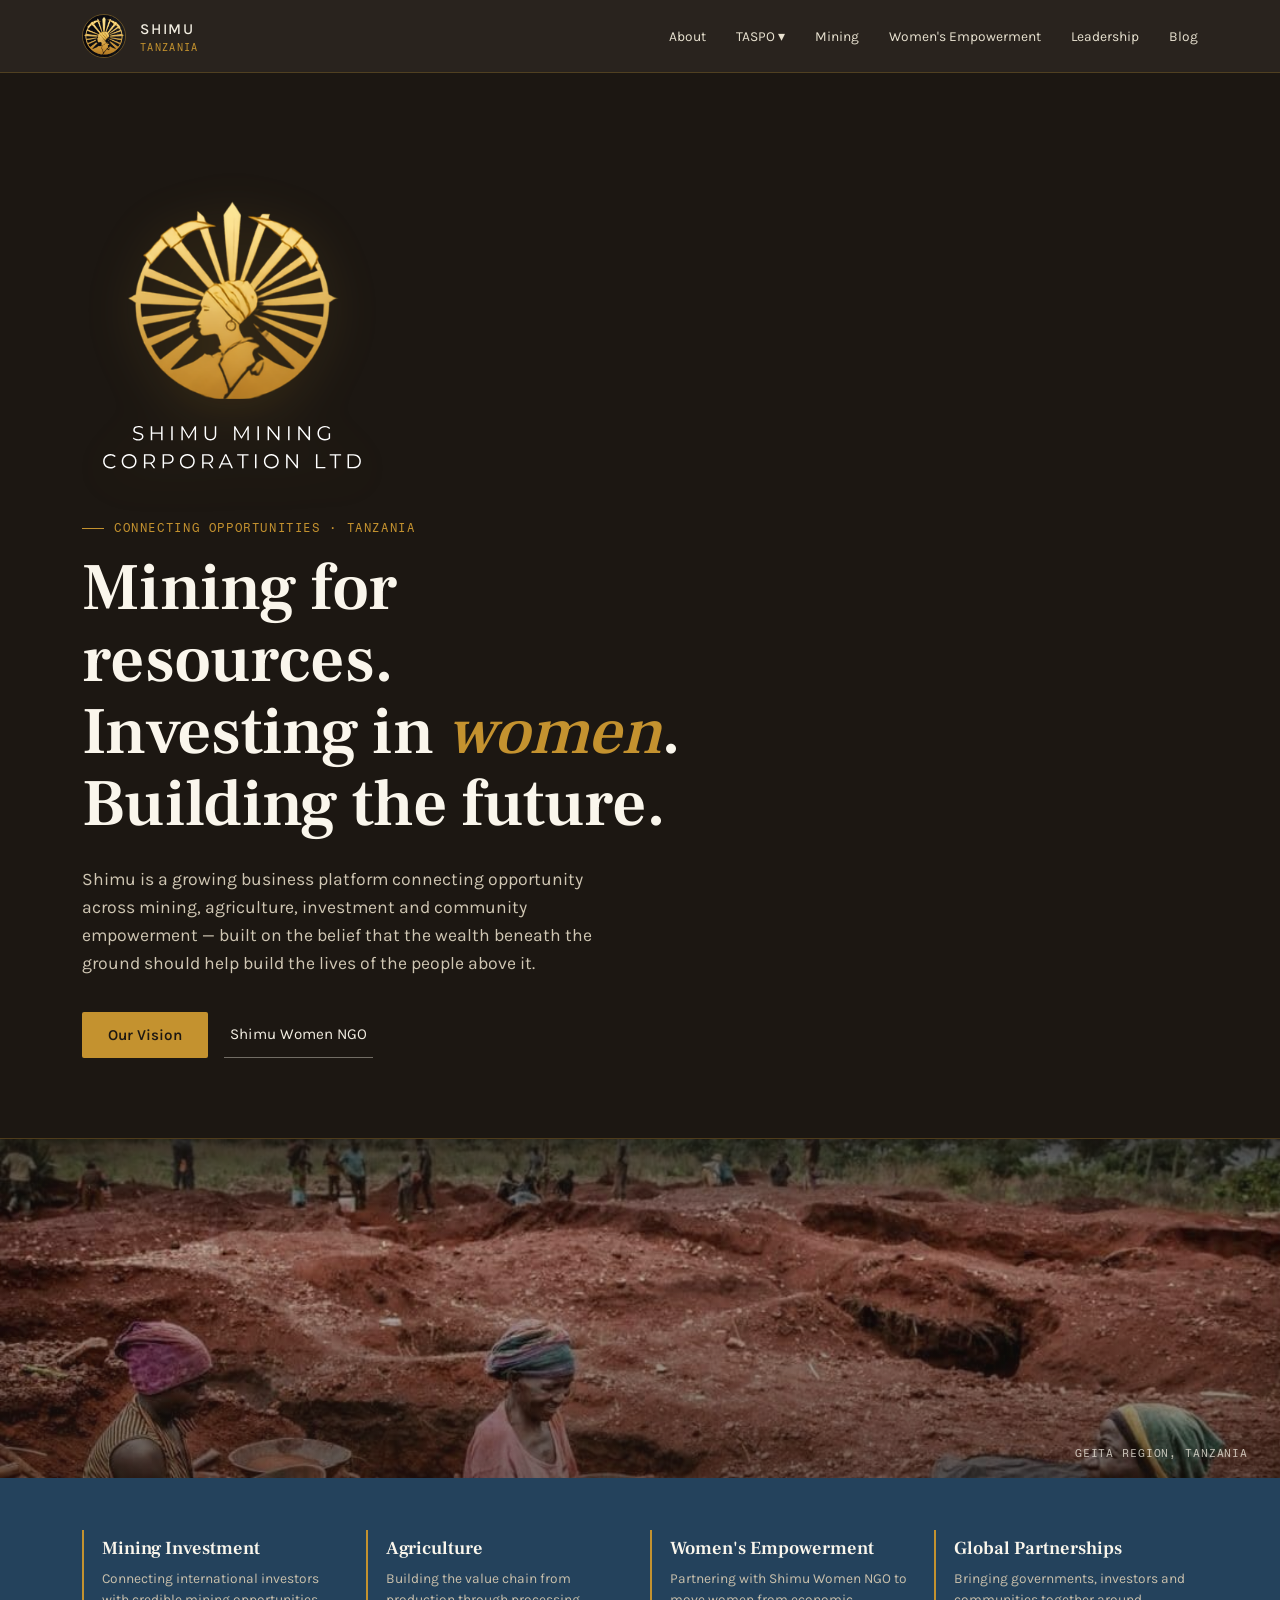
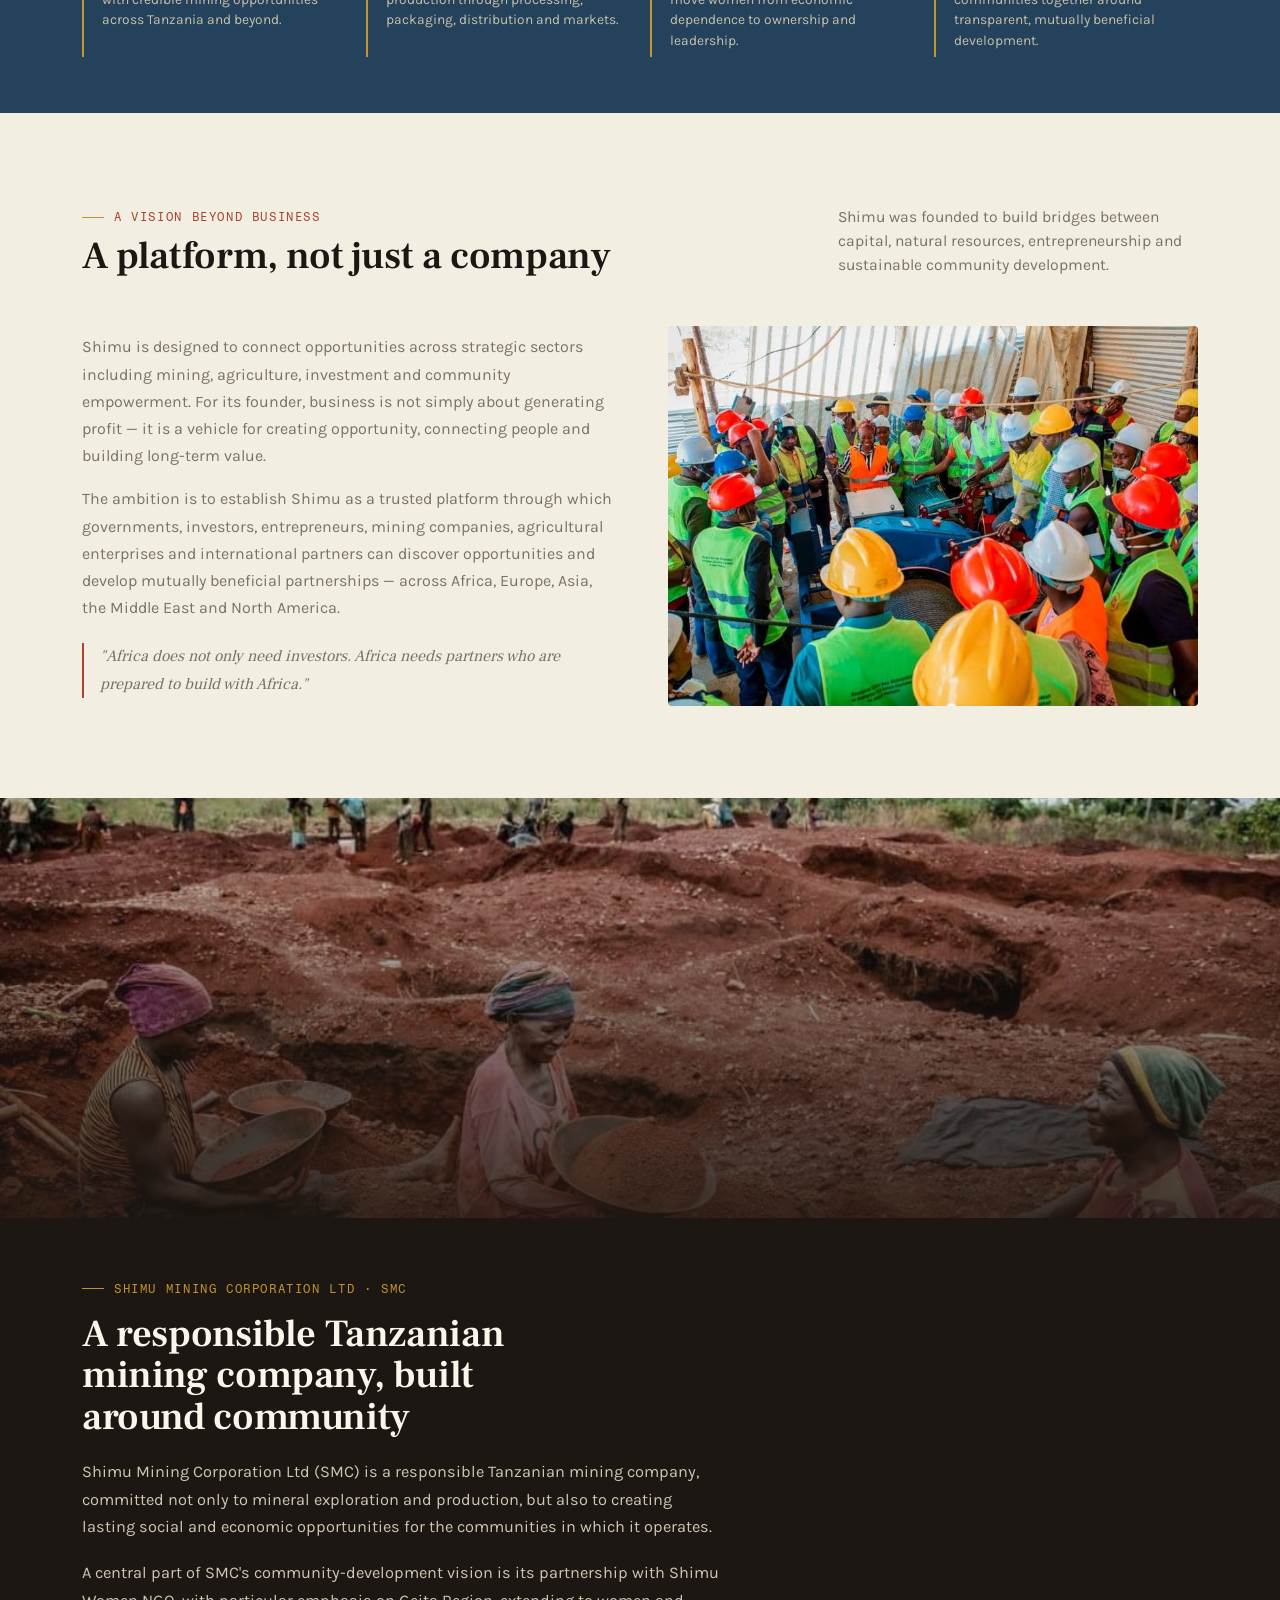
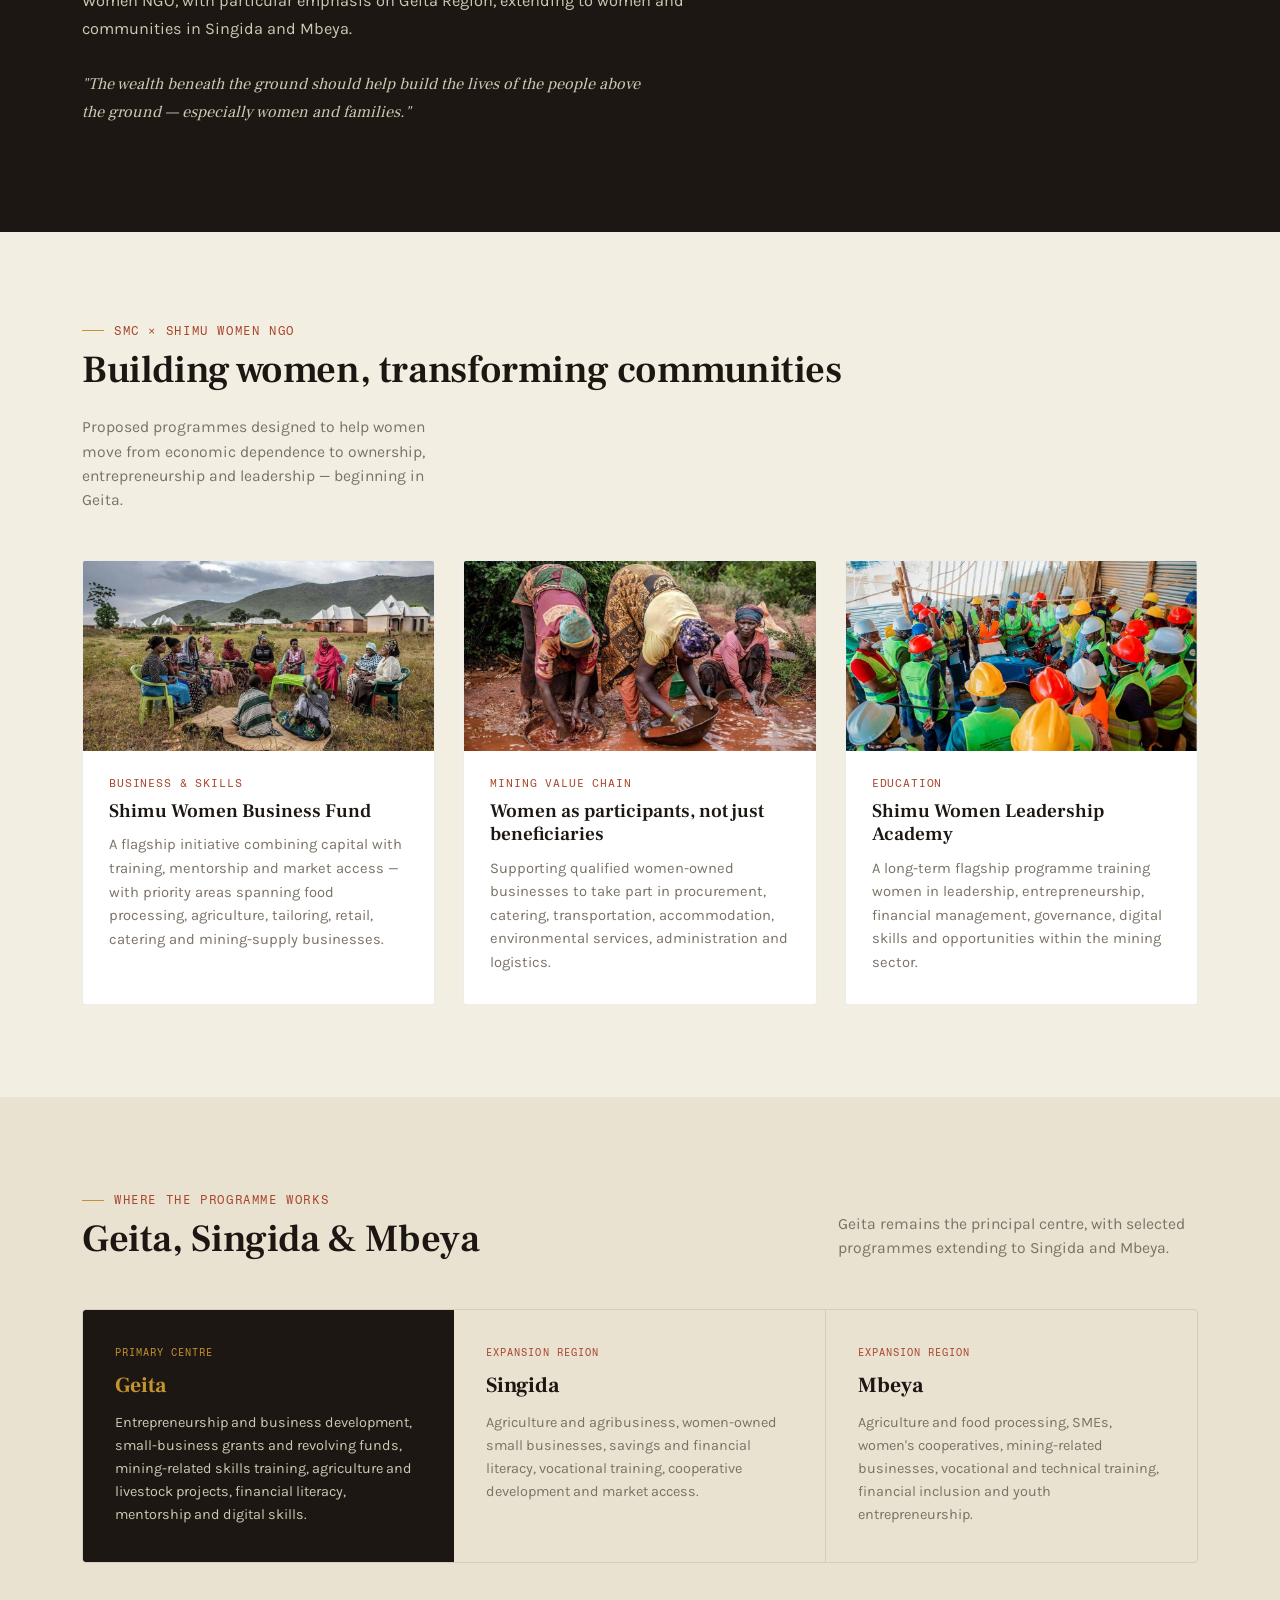
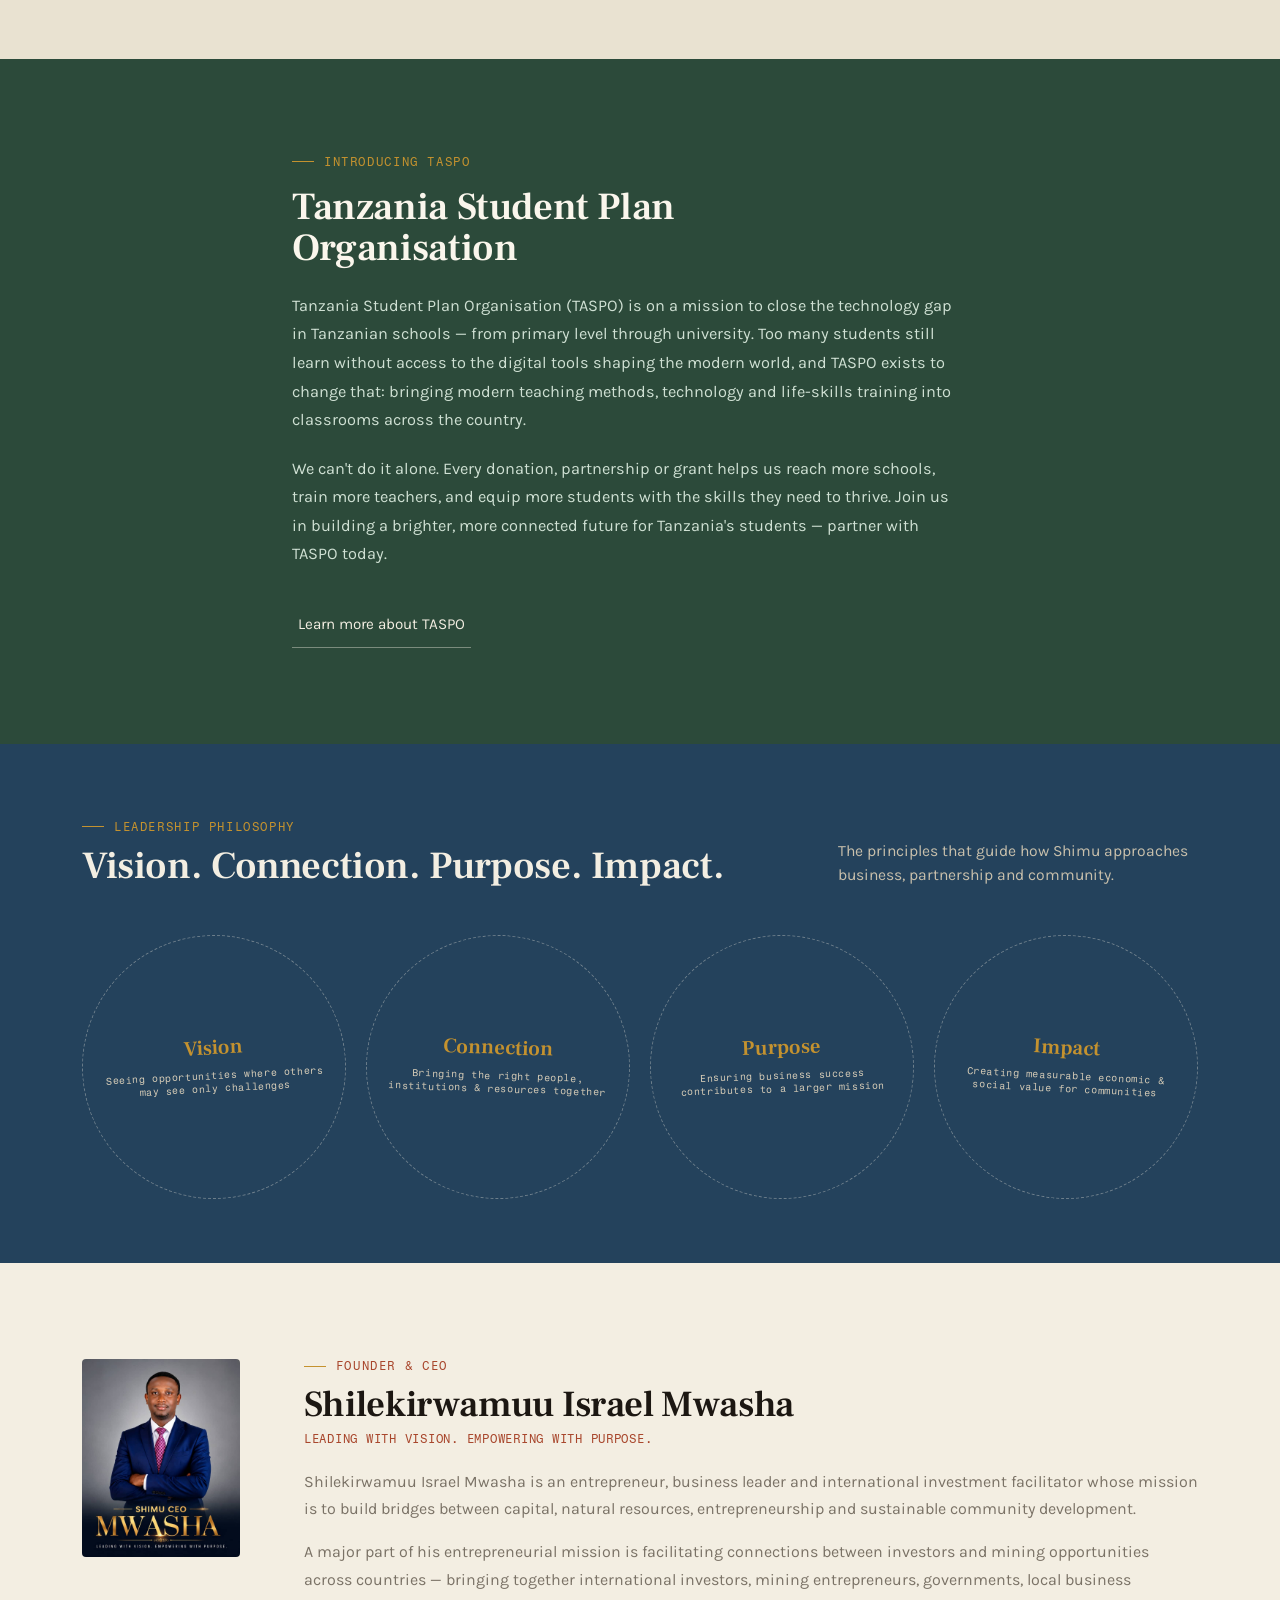
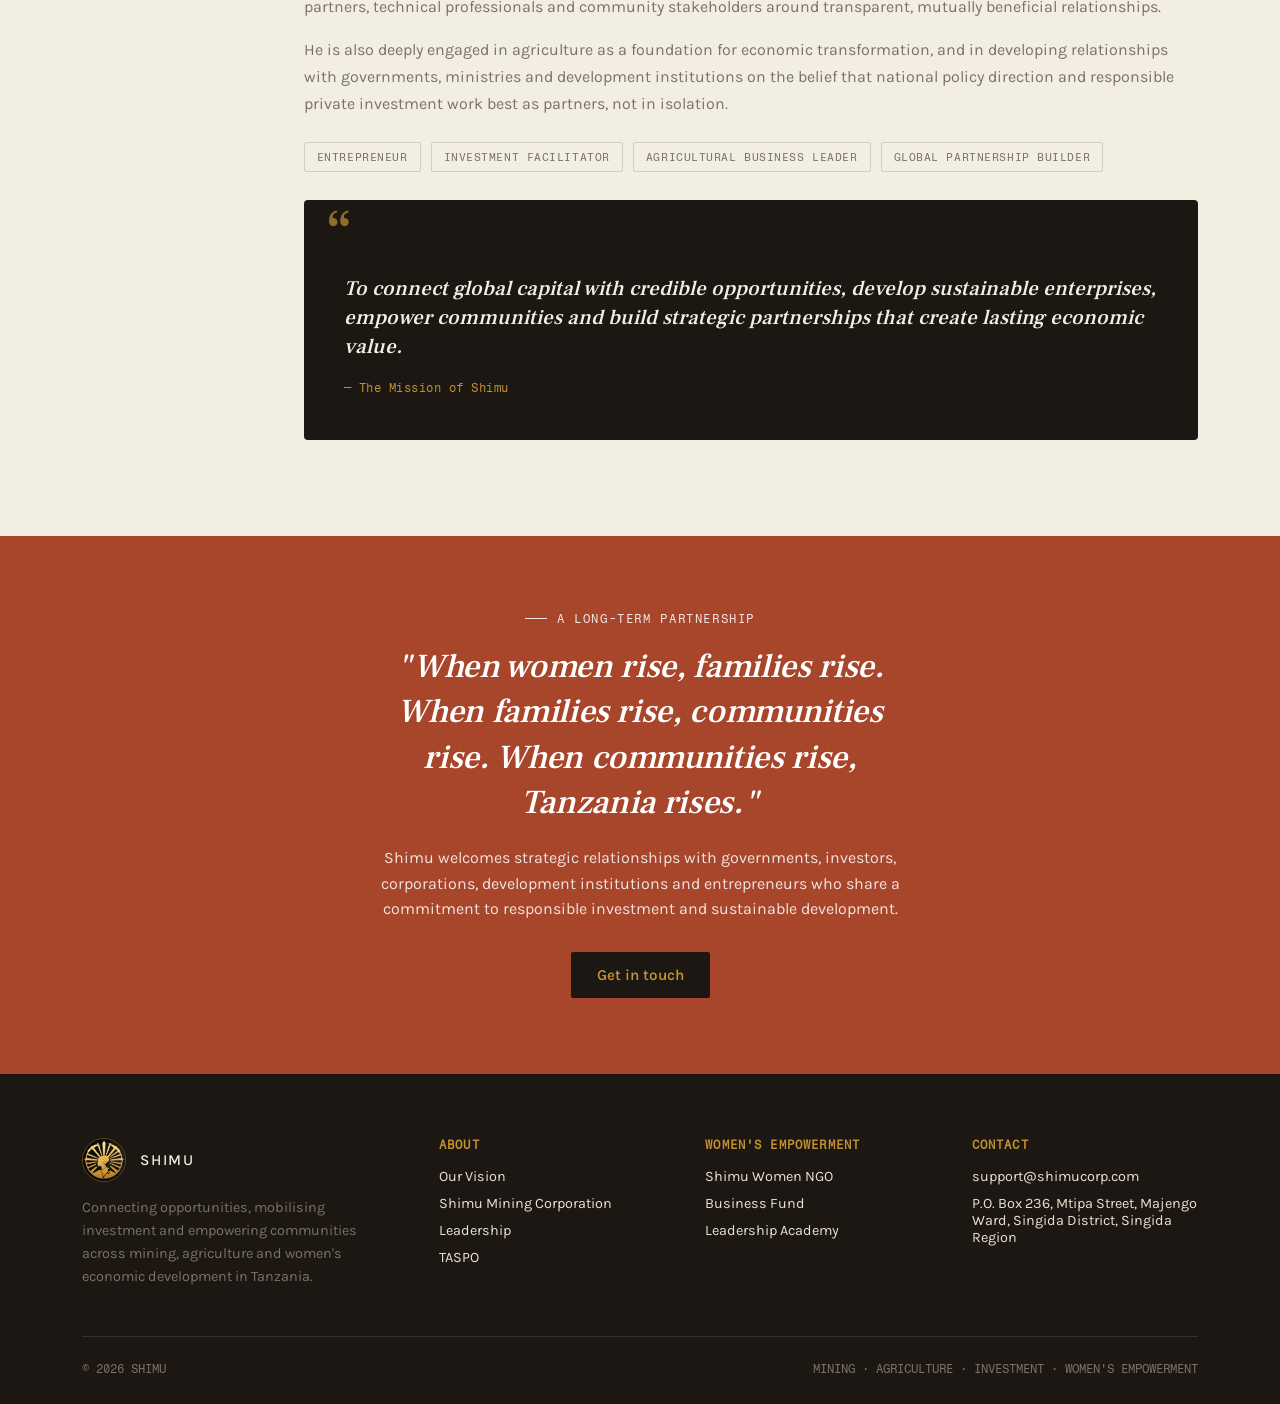
<file: index.html>
<!DOCTYPE html>
<html lang="en">
<head>
<meta charset="UTF-8">
<meta name="viewport" content="width=device-width, initial-scale=1.0">
<title>Shimu — Connecting Opportunities. Empowering Communities.</title>
<link rel="preconnect" href="https://fonts.googleapis.com">
<link rel="preconnect" href="https://fonts.gstatic.com" crossorigin>
<link href="https://fonts.googleapis.com/css2?family=Frank+Ruhl+Libre:wght@400;500;600;700;900&family=Karla:wght@400;500;600;700&family=Fragment+Mono&display=swap" rel="stylesheet">
<link rel="stylesheet" href="css/styles.css">
</head>
<body>

<header>
  <div class="nav">
    <a href="#" class="brand">
      <img class="brand-mark" src="images/shimu-logo-mark.png" alt="Shimu emblem">
      <span class="brand-text">Shimu<span>TANZANIA</span></span>
    </a>
    <nav class="navlinks">
      <a href="#about">About</a>
      <div class="nav-dropdown">
        <a href="https://www.taspo.org/" target="_blank" rel="noopener">TASPO ▾</a>
        <div class="nav-dropdown-menu">
          <a href="team.html">Team</a>
          <a href="licences.html">Licences</a>
        </div>
      </div>
      <a href="#mining">Mining</a>
      <a href="#women">Women's Empowerment</a>
      <a href="#leadership">Leadership</a>
      <a href="blog.html">Blog</a>
    </nav>
    <button class="burger" aria-label="Open menu">MENU</button>
  </div>
</header>

<section class="hero">
  <div class="hero-inner">
    <img class="hero-logo" src="images/shimu-logo.svg" alt="Shimu Mining Co. Ltd. emblem">
    <div class="eyebrow">Connecting opportunities · Tanzania</div>
    <h1>Mining for resources.<br>Investing in <em>women</em>.<br>Building the future.</h1>
    <p class="lede">Shimu is a growing business platform connecting opportunity across mining, agriculture, investment and community empowerment — built on the belief that the wealth beneath the ground should help build the lives of the people above it.</p>
    <div class="hero-actions">
      <a href="#about" class="btn-primary">Our Vision</a>
      <a href="#women" class="btn-ghost">Shimu Women NGO</a>
    </div>
  </div>
  <div class="hero-photo">
    <img src="images/mining-site-aerial.jpg" alt="A Shimu-affiliated mining site in Geita Region, Tanzania">
    <span class="hero-photo-caption">Geita Region, Tanzania</span>
  </div>
</section>

<section class="pillars">
  <div class="pillars-inner">
    <div class="pillar">
      <h4>Mining Investment</h4>
      <p>Connecting international investors with credible mining opportunities across Tanzania and beyond.</p>
    </div>
    <div class="pillar">
      <h4>Agriculture</h4>
      <p>Building the value chain from production through processing, packaging, distribution and markets.</p>
    </div>
    <div class="pillar">
      <h4>Women's Empowerment</h4>
      <p>Partnering with Shimu Women NGO to move women from economic dependence to ownership and leadership.</p>
    </div>
    <div class="pillar">
      <h4>Global Partnerships</h4>
      <p>Bringing governments, investors and communities together around transparent, mutually beneficial development.</p>
    </div>
  </div>
</section>

<section class="section" id="about">
  <div class="wrap">
    <div class="section-head">
      <div>
        <div class="eyebrow rust">A vision beyond business</div>
        <h2>A platform, not just a company</h2>
      </div>
      <p>Shimu was founded to build bridges between capital, natural resources, entrepreneurship and sustainable community development.</p>
    </div>
    <div class="split">
      <div class="split-copy">
        <p>Shimu is designed to connect opportunities across strategic sectors including mining, agriculture, investment and community empowerment. For its founder, business is not simply about generating profit — it is a vehicle for creating opportunity, connecting people and building long-term value.</p>
        <p>The ambition is to establish Shimu as a trusted platform through which governments, investors, entrepreneurs, mining companies, agricultural enterprises and international partners can discover opportunities and develop mutually beneficial partnerships — across Africa, Europe, Asia, the Middle East and North America.</p>
        <p class="tag-line">"Africa does not only need investors. Africa needs partners who are prepared to build with Africa."</p>
      </div>
      <img src="images/training-workshop.jpg" alt="Community and mining-sector training session at a Shimu-affiliated site">
    </div>
  </div>
</section>

<section class="mining-band" id="mining">
  <div class="mining-media">
    <img src="images/mining-site-aerial.jpg" alt="Small-scale mining site with women working the ground in Geita Region">
  </div>
  <div class="mining-copy">
    <div class="eyebrow">Shimu Mining Corporation Ltd · SMC</div>
    <h2>A responsible Tanzanian mining company, built around community</h2>
    <p>Shimu Mining Corporation Ltd (SMC) is a responsible Tanzanian mining company, committed not only to mineral exploration and production, but also to creating lasting social and economic opportunities for the communities in which it operates.</p>
    <p>A central part of SMC's community-development vision is its partnership with Shimu Women NGO, with particular emphasis on Geita Region, extending to women and communities in Singida and Mbeya.</p>
    <p class="mining-quote">"The wealth beneath the ground should help build the lives of the people above the ground — especially women and families."</p>
  </div>
</section>

<section class="section" id="women">
  <div class="wrap">
    <div class="section-head">
      <div>
        <div class="eyebrow rust">SMC × Shimu Women NGO</div>
        <h2>Building women, transforming communities</h2>
      </div>
      <p>Proposed programmes designed to help women move from economic dependence to ownership, entrepreneurship and leadership — beginning in Geita.</p>
    </div>

    <div class="grid">
      <article class="card">
        <div class="card-media"><img src="images/womens-circle.jpg" alt="Women's group meeting in Geita Region"></div>
        <div class="card-body">
          <div class="card-tag">Business &amp; Skills</div>
          <h4>Shimu Women Business Fund</h4>
          <p>A flagship initiative combining capital with training, mentorship and market access — with priority areas spanning food processing, agriculture, tailoring, retail, catering and mining-supply businesses.</p>
        </div>
      </article>

      <article class="card">
        <div class="card-media"><img src="images/panning-closeup.jpg" alt="Women panning for minerals at a Shimu-affiliated site"></div>
        <div class="card-body">
          <div class="card-tag">Mining Value Chain</div>
          <h4>Women as participants, not just beneficiaries</h4>
          <p>Supporting qualified women-owned businesses to take part in procurement, catering, transportation, accommodation, environmental services, administration and logistics.</p>
        </div>
      </article>

      <article class="card">
        <div class="card-media"><img src="images/training-workshop.jpg" alt="Vocational training session at a Shimu-affiliated site"></div>
        <div class="card-body">
          <div class="card-tag">Education</div>
          <h4>Shimu Women Leadership Academy</h4>
          <p>A long-term flagship programme training women in leadership, entrepreneurship, financial management, governance, digital skills and opportunities within the mining sector.</p>
        </div>
      </article>
    </div>
  </div>
</section>

<section class="regions">
  <div class="wrap">
    <div class="section-head">
      <div>
        <div class="eyebrow rust">Where the programme works</div>
        <h2>Geita, Singida &amp; Mbeya</h2>
      </div>
      <p>Geita remains the principal centre, with selected programmes extending to Singida and Mbeya.</p>
    </div>
    <div class="region-grid">
      <div class="region primary">
        <span class="region-badge">Primary centre</span>
        <h4>Geita</h4>
        <p>Entrepreneurship and business development, small-business grants and revolving funds, mining-related skills training, agriculture and livestock projects, financial literacy, mentorship and digital skills.</p>
      </div>
      <div class="region">
        <span class="region-badge">Expansion region</span>
        <h4>Singida</h4>
        <p>Agriculture and agribusiness, women-owned small businesses, savings and financial literacy, vocational training, cooperative development and market access.</p>
      </div>
      <div class="region">
        <span class="region-badge">Expansion region</span>
        <h4>Mbeya</h4>
        <p>Agriculture and food processing, SMEs, women's cooperatives, mining-related businesses, vocational and technical training, financial inclusion and youth entrepreneurship.</p>
      </div>
    </div>
  </div>
</section>

<section class="taspo-band" id="taspo">
  <div class="wrap taspo-copy">
    <div class="eyebrow">Introducing TASPO</div>
    <h2>Tanzania Student Plan Organisation</h2>
    <p>Tanzania Student Plan Organisation (TASPO) is on a mission to close the technology gap in Tanzanian schools — from primary level through university. Too many students still learn without access to the digital tools shaping the modern world, and TASPO exists to change that: bringing modern teaching methods, technology and life-skills training into classrooms across the country.</p>
    <p>We can't do it alone. Every donation, partnership or grant helps us reach more schools, train more teachers, and equip more students with the skills they need to thrive. Join us in building a brighter, more connected future for Tanzania's students — partner with TASPO today.</p>
    <div class="hero-actions">
      <a href="https://www.taspo.org/" target="_blank" rel="noopener" class="btn-ghost">Learn more about TASPO</a>
    </div>
  </div>
</section>

<section class="philosophy" id="leadership">
  <div class="wrap">
    <div class="section-head">
      <div>
        <div class="eyebrow">Leadership philosophy</div>
        <h2>Vision. Connection. Purpose. Impact.</h2>
      </div>
      <p>The principles that guide how Shimu approaches business, partnership and community.</p>
    </div>
    <div class="stamp-grid">
      <div class="stamp">
        <div class="word">Vision</div>
        <div class="lbl">Seeing opportunities where others may see only challenges</div>
      </div>
      <div class="stamp">
        <div class="word">Connection</div>
        <div class="lbl">Bringing the right people, institutions &amp; resources together</div>
      </div>
      <div class="stamp">
        <div class="word">Purpose</div>
        <div class="lbl">Ensuring business success contributes to a larger mission</div>
      </div>
      <div class="stamp">
        <div class="word">Impact</div>
        <div class="lbl">Creating measurable economic &amp; social value for communities</div>
      </div>
    </div>
  </div>
</section>

<section class="leader">
  <div class="wrap">
    <div class="leader-grid">
      <div class="leader-photo">
        <img src="images/ceo-mwasha.jpg" alt="Shilekirwamuu Israel Mwasha, Founder and CEO of Shimu">
      </div>
      <div class="leader-copy">
        <div class="eyebrow rust">Founder &amp; CEO</div>
        <h2>Shilekirwamuu Israel Mwasha</h2>
        <div class="leader-role">Leading with vision. Empowering with purpose.</div>
        <p>Shilekirwamuu Israel Mwasha is an entrepreneur, business leader and international investment facilitator whose mission is to build bridges between capital, natural resources, entrepreneurship and sustainable community development.</p>
        <p>A major part of his entrepreneurial mission is facilitating connections between investors and mining opportunities across countries — bringing together international investors, mining entrepreneurs, governments, local business partners, technical professionals and community stakeholders around transparent, mutually beneficial relationships.</p>
        <p>He is also deeply engaged in agriculture as a foundation for economic transformation, and in developing relationships with governments, ministries and development institutions on the belief that national policy direction and responsible private investment work best as partners, not in isolation.</p>
        <div class="leader-titles">
          <span>Entrepreneur</span>
          <span>Investment Facilitator</span>
          <span>Agricultural Business Leader</span>
          <span>Global Partnership Builder</span>
        </div>
        <div class="quote-block">
          <blockquote>To connect global capital with credible opportunities, develop sustainable enterprises, empower communities and build strategic partnerships that create lasting economic value.</blockquote>
          <cite>— The Mission of Shimu</cite>
        </div>
      </div>
    </div>
  </div>
</section>

<section class="cta-band" id="contact">
  <div class="wrap">
    <div class="eyebrow">A long-term partnership</div>
    <h2>"When women rise, families rise. When families rise, communities rise. When communities rise, Tanzania rises."</h2>
    <p>Shimu welcomes strategic relationships with governments, investors, corporations, development institutions and entrepreneurs who share a commitment to responsible investment and sustainable development.</p>
    <a href="mailto:support@shimucorp.com" class="btn-primary">Get in touch</a>
  </div>
</section>

<footer>
  <div class="wrap">
    <div class="footer-grid">
      <div class="footer-brand">
        <div class="brand">
          <img class="brand-mark" src="images/shimu-logo-mark.png" alt="Shimu emblem">
          <span class="brand-text">Shimu</span>
        </div>
        <p>Connecting opportunities, mobilising investment and empowering communities across mining, agriculture and women's economic development in Tanzania.</p>
      </div>
      <div>
        <h5>About</h5>
        <ul>
          <li><a href="#about">Our Vision</a></li>
          <li><a href="#mining">Shimu Mining Corporation</a></li>
          <li><a href="#leadership">Leadership</a></li>
          <li><a href="https://www.taspo.org/" target="_blank" rel="noopener">TASPO</a></li>
        </ul>
      </div>
      <div>
        <h5>Women's Empowerment</h5>
        <ul>
          <li><a href="#women">Shimu Women NGO</a></li>
          <li><a href="#women">Business Fund</a></li>
          <li><a href="#women">Leadership Academy</a></li>
        </ul>
      </div>
      <div>
        <h5>Contact</h5>
        <ul>
          <li><a href="mailto:support@shimucorp.com">support@shimucorp.com</a></li>
          <li>P.O. Box 236, Mtipa Street, Majengo Ward, Singida District, Singida Region</li>
        </ul>
      </div>
    </div>
    <div class="footer-bottom">
      <span>© 2026 SHIMU</span>
      <span>MINING · AGRICULTURE · INVESTMENT · WOMEN'S EMPOWERMENT</span>
    </div>
  </div>
</footer>

<script src="js/main.js" defer></script>
</body>
</html>
</file>
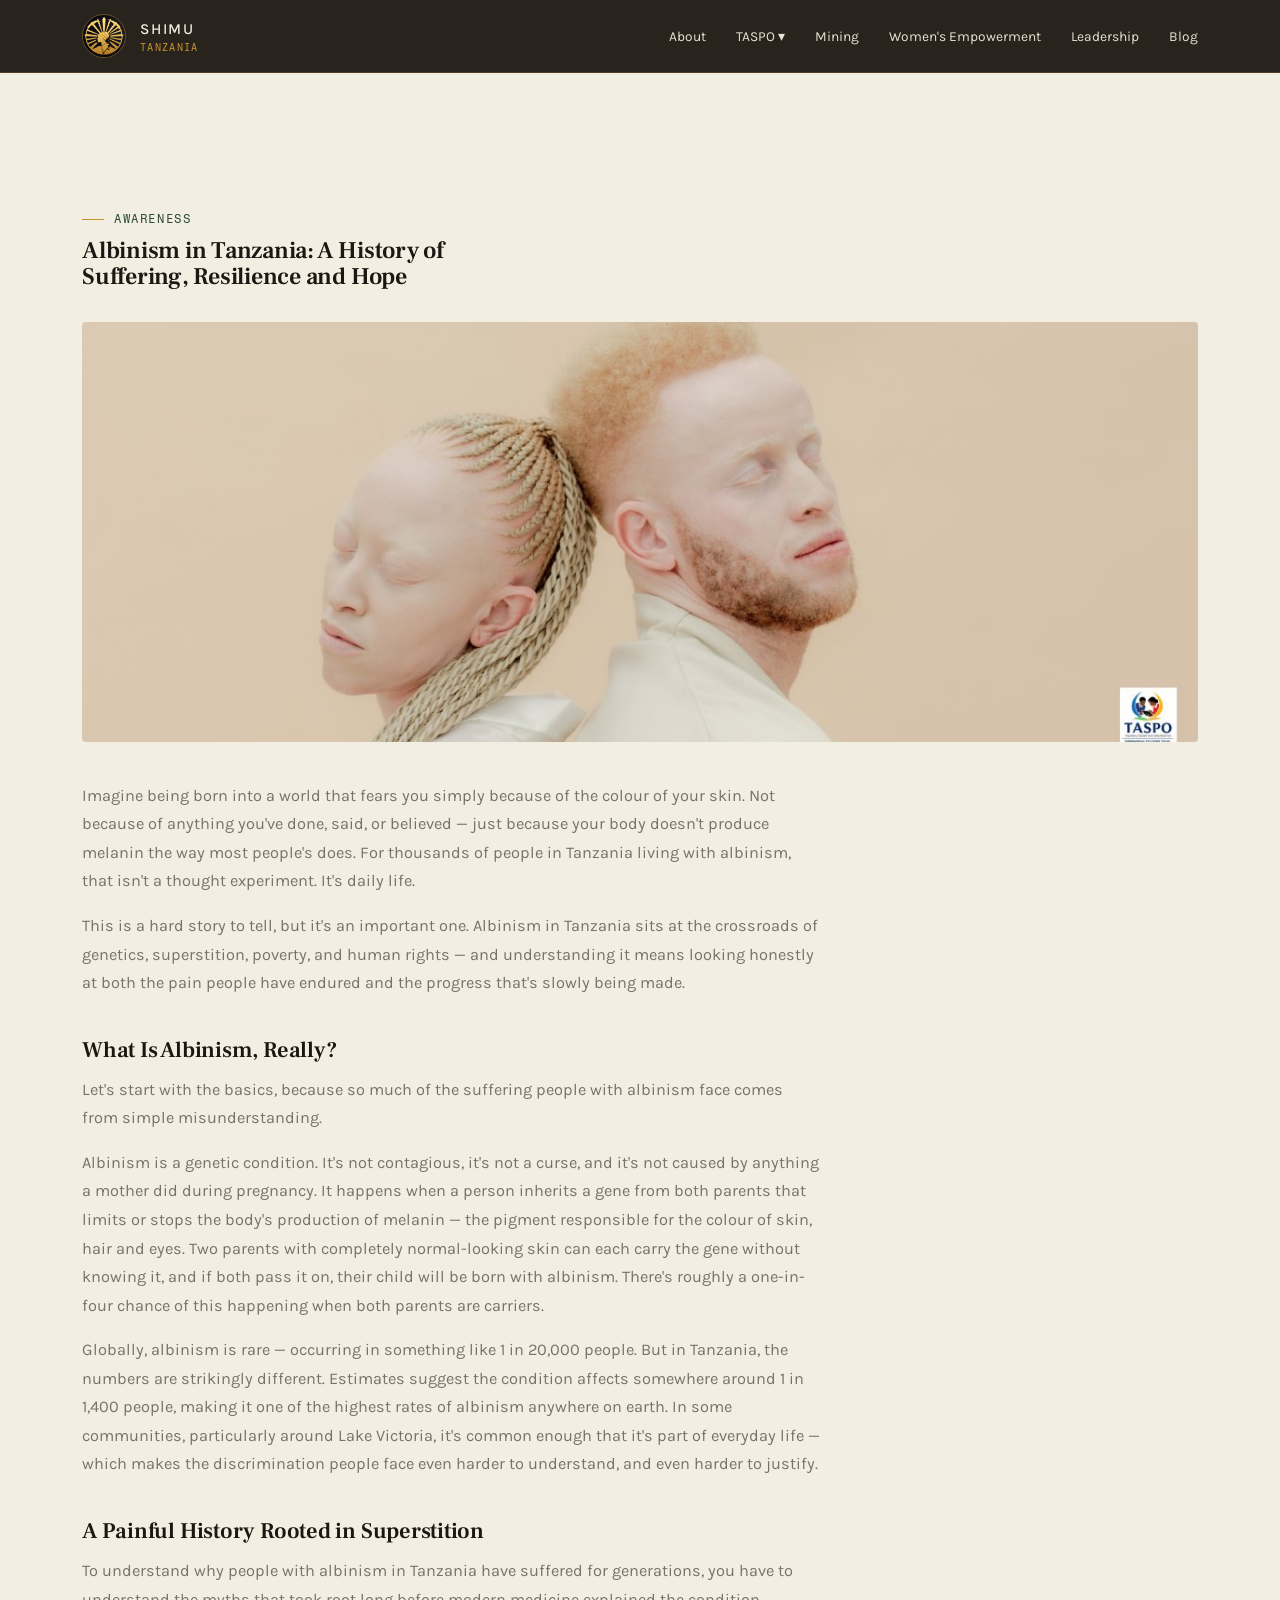
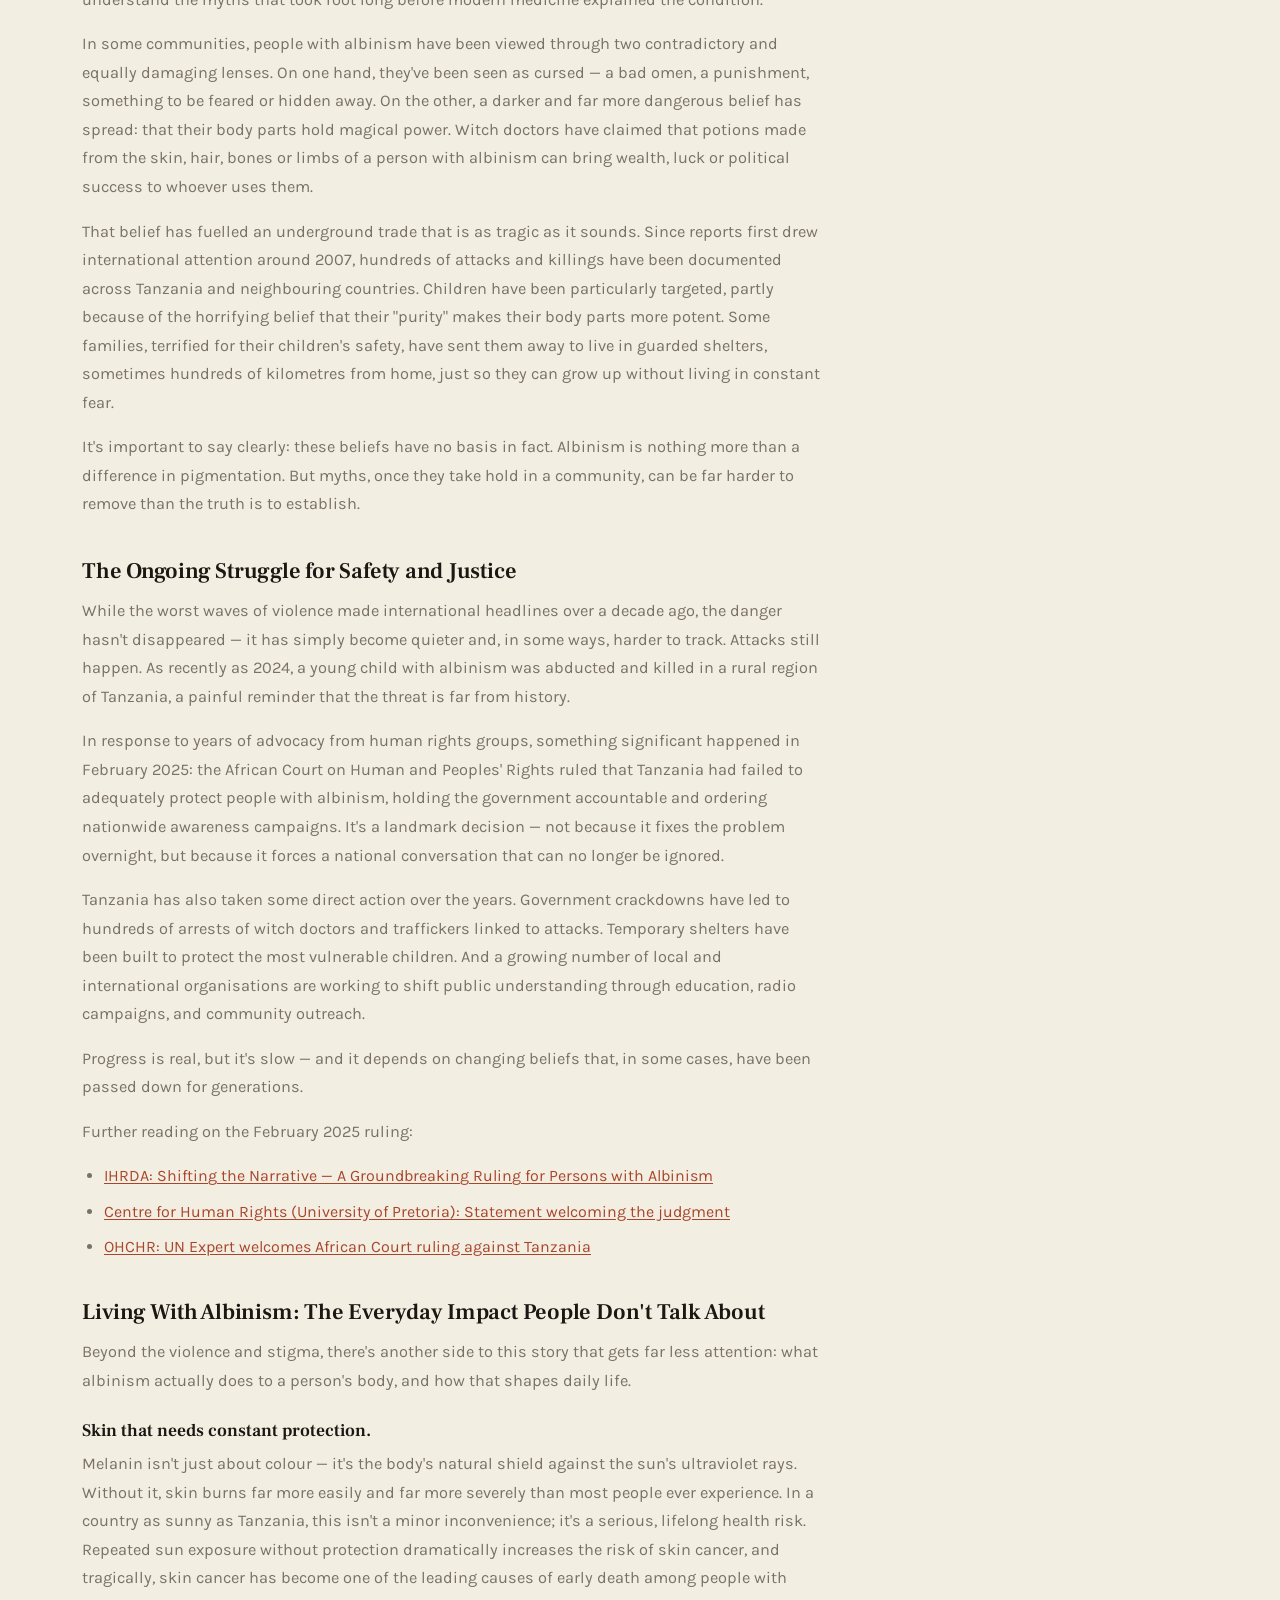
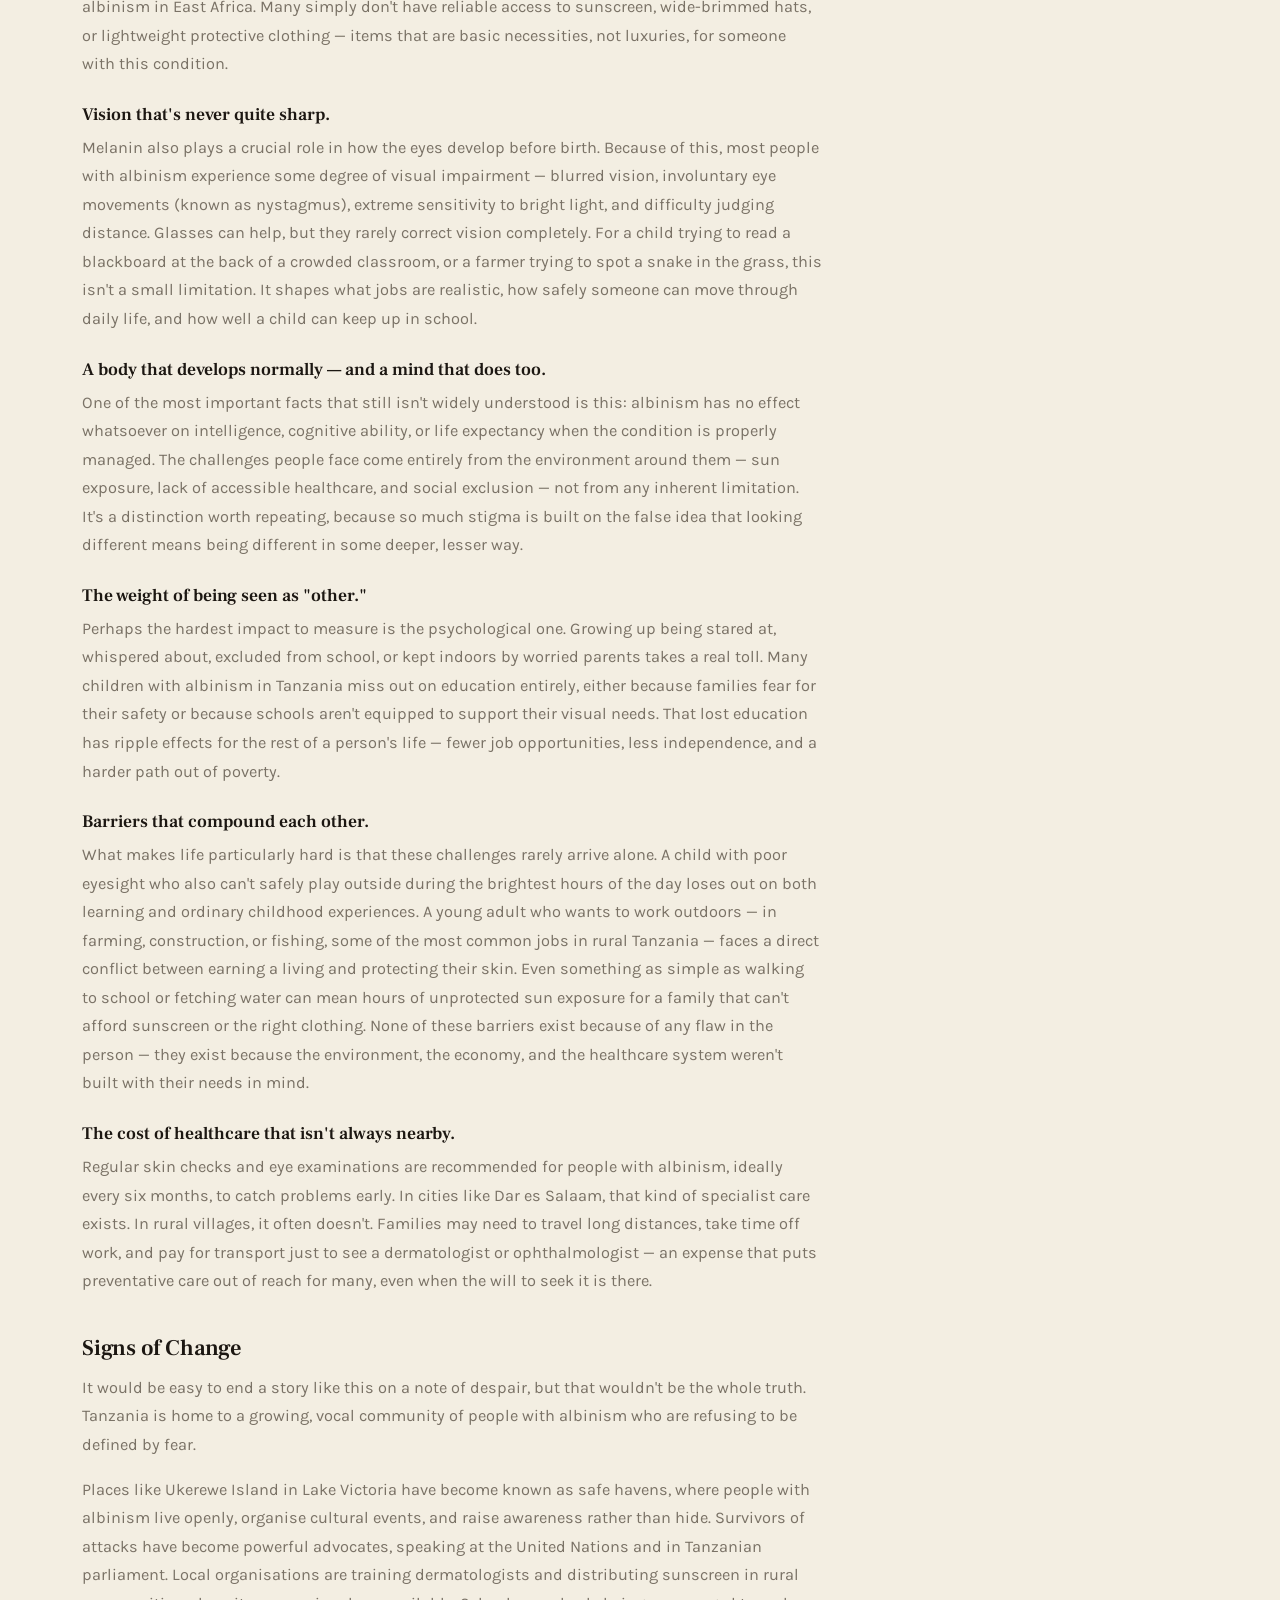
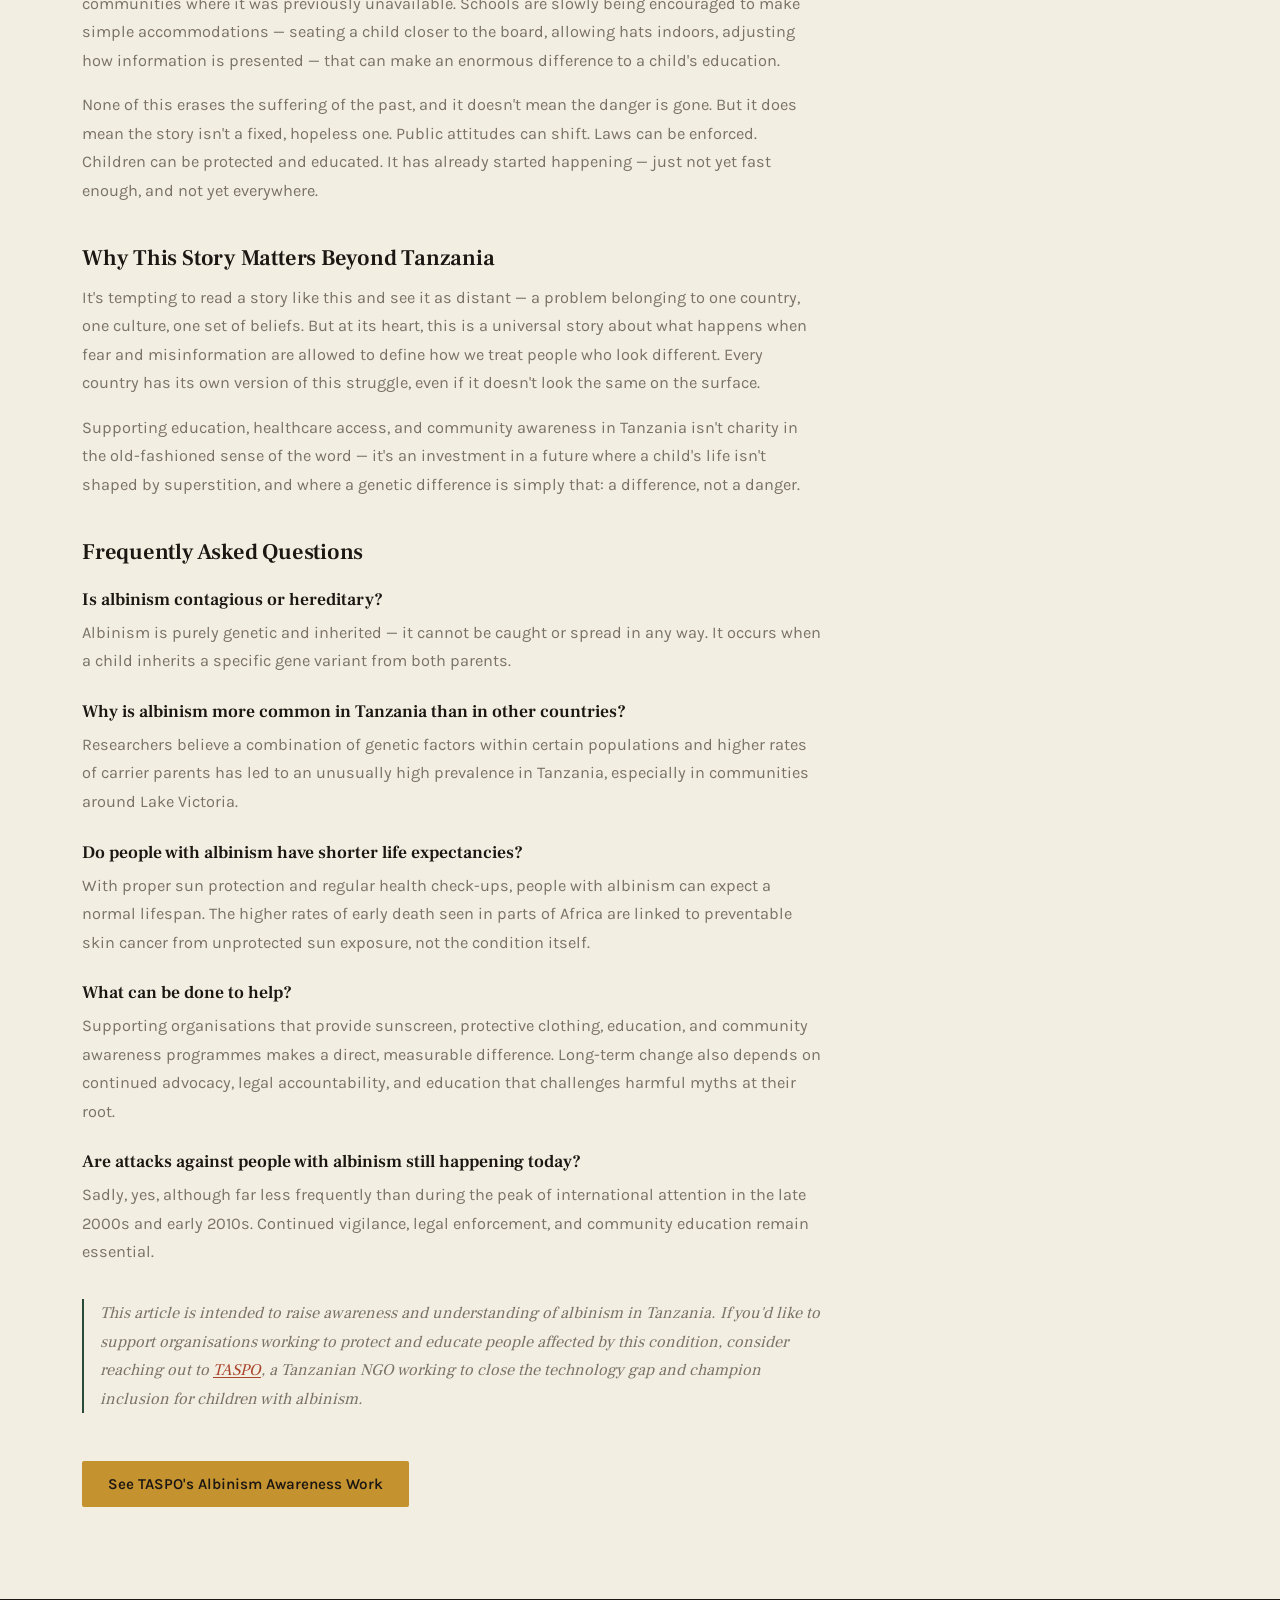
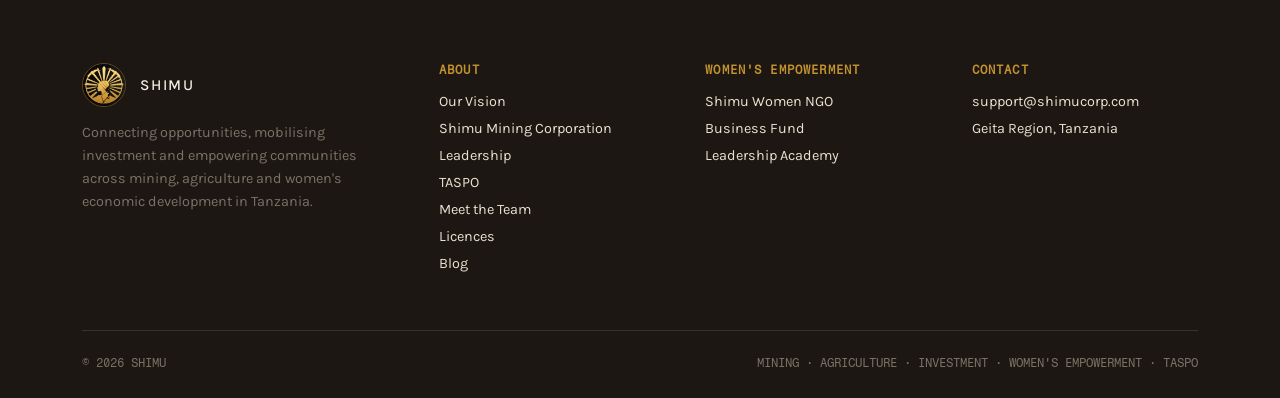
<file: blog-albinism-in-tanzania.html>
<!DOCTYPE html>
<html lang="en">
<head>
<meta charset="UTF-8">
<meta name="viewport" content="width=device-width, initial-scale=1.0">
<title>Albinism in Tanzania — Blog | Shimu</title>
<meta name="description" content="Discover the real story of albinism in Tanzania — the discrimination, the danger, and the everyday impact on health and life. Learn how change is happening.">
<link rel="preconnect" href="https://fonts.googleapis.com">
<link rel="preconnect" href="https://fonts.gstatic.com" crossorigin>
<link href="https://fonts.googleapis.com/css2?family=Frank+Ruhl+Libre:wght@400;500;600;700;900&family=Karla:wght@400;500;600;700&family=Fragment+Mono&display=swap" rel="stylesheet">
<link rel="stylesheet" href="css/styles.css">
</head>
<body>

<header>
  <div class="nav">
    <a href="index.html" class="brand">
      <img class="brand-mark" src="images/shimu-logo-mark.png" alt="Shimu emblem">
      <span class="brand-text">Shimu<span>TANZANIA</span></span>
    </a>
    <nav class="navlinks">
      <a href="index.html#about">About</a>
      <div class="nav-dropdown">
        <a href="https://www.taspo.org/" target="_blank" rel="noopener">TASPO ▾</a>
        <div class="nav-dropdown-menu">
          <a href="team.html">Team</a>
          <a href="licences.html">Licences</a>
        </div>
      </div>
      <a href="index.html#mining">Mining</a>
      <a href="index.html#women">Women's Empowerment</a>
      <a href="index.html#leadership">Leadership</a>
      <a href="blog.html">Blog</a>
    </nav>
    <button class="burger" aria-label="Open menu">MENU</button>
  </div>
</header>

<section class="section">
  <div class="wrap">
    <a href="blog.html" class="btn-ghost">← Back to Blog</a>
    <div class="eyebrow" style="color:var(--forest); margin-top:28px;">Awareness</div>
    <h2 style="margin-top:12px; max-width:26ch;">Albinism in Tanzania: A History of Suffering, Resilience and Hope</h2>

    <img class="taspo-project-photo" src="images/taspo-albinism-blog.jpg" alt="Two people with albinism standing back to back" style="margin-top:32px;">

    <div class="split-copy blog-post" style="max-width:74ch; margin-top:32px;">
      <p>Imagine being born into a world that fears you simply because of the colour of your skin. Not because of anything you've done, said, or believed — just because your body doesn't produce melanin the way most people's does. For thousands of people in Tanzania living with albinism, that isn't a thought experiment. It's daily life.</p>
      <p>This is a hard story to tell, but it's an important one. Albinism in Tanzania sits at the crossroads of genetics, superstition, poverty, and human rights — and understanding it means looking honestly at both the pain people have endured and the progress that's slowly being made.</p>

      <h3>What Is Albinism, Really?</h3>
      <p>Let's start with the basics, because so much of the suffering people with albinism face comes from simple misunderstanding.</p>
      <p>Albinism is a genetic condition. It's not contagious, it's not a curse, and it's not caused by anything a mother did during pregnancy. It happens when a person inherits a gene from both parents that limits or stops the body's production of melanin — the pigment responsible for the colour of skin, hair and eyes. Two parents with completely normal-looking skin can each carry the gene without knowing it, and if both pass it on, their child will be born with albinism. There's roughly a one-in-four chance of this happening when both parents are carriers.</p>
      <p>Globally, albinism is rare — occurring in something like 1 in 20,000 people. But in Tanzania, the numbers are strikingly different. Estimates suggest the condition affects somewhere around 1 in 1,400 people, making it one of the highest rates of albinism anywhere on earth. In some communities, particularly around Lake Victoria, it's common enough that it's part of everyday life — which makes the discrimination people face even harder to understand, and even harder to justify.</p>

      <h3>A Painful History Rooted in Superstition</h3>
      <p>To understand why people with albinism in Tanzania have suffered for generations, you have to understand the myths that took root long before modern medicine explained the condition.</p>
      <p>In some communities, people with albinism have been viewed through two contradictory and equally damaging lenses. On one hand, they've been seen as cursed — a bad omen, a punishment, something to be feared or hidden away. On the other, a darker and far more dangerous belief has spread: that their body parts hold magical power. Witch doctors have claimed that potions made from the skin, hair, bones or limbs of a person with albinism can bring wealth, luck or political success to whoever uses them.</p>
      <p>That belief has fuelled an underground trade that is as tragic as it sounds. Since reports first drew international attention around 2007, hundreds of attacks and killings have been documented across Tanzania and neighbouring countries. Children have been particularly targeted, partly because of the horrifying belief that their "purity" makes their body parts more potent. Some families, terrified for their children's safety, have sent them away to live in guarded shelters, sometimes hundreds of kilometres from home, just so they can grow up without living in constant fear.</p>
      <p>It's important to say clearly: these beliefs have no basis in fact. Albinism is nothing more than a difference in pigmentation. But myths, once they take hold in a community, can be far harder to remove than the truth is to establish.</p>

      <h3>The Ongoing Struggle for Safety and Justice</h3>
      <p>While the worst waves of violence made international headlines over a decade ago, the danger hasn't disappeared — it has simply become quieter and, in some ways, harder to track. Attacks still happen. As recently as 2024, a young child with albinism was abducted and killed in a rural region of Tanzania, a painful reminder that the threat is far from history.</p>
      <p>In response to years of advocacy from human rights groups, something significant happened in February 2025: the African Court on Human and Peoples' Rights ruled that Tanzania had failed to adequately protect people with albinism, holding the government accountable and ordering nationwide awareness campaigns. It's a landmark decision — not because it fixes the problem overnight, but because it forces a national conversation that can no longer be ignored.</p>
      <p>Tanzania has also taken some direct action over the years. Government crackdowns have led to hundreds of arrests of witch doctors and traffickers linked to attacks. Temporary shelters have been built to protect the most vulnerable children. And a growing number of local and international organisations are working to shift public understanding through education, radio campaigns, and community outreach.</p>
      <p>Progress is real, but it's slow — and it depends on changing beliefs that, in some cases, have been passed down for generations.</p>
      <p>Further reading on the February 2025 ruling:</p>
      <ul>
        <li><a href="https://ihrda.org/en/shifting-the-narrative-a-groundbreaking-ruling-for-persons-with-albinism" target="_blank" rel="noopener">IHRDA: Shifting the Narrative — A Groundbreaking Ruling for Persons with Albinism</a></li>
        <li><a href="https://www.chr.up.ac.za/press-statements/3941-statement-the-centre-for-human-rights-welcomes-the-landmark-judgment-on-the-rights-of-persons-with-albinism-in-tanzania-delivered-by-the-african-court-on-human-and-peoples-rights" target="_blank" rel="noopener">Centre for Human Rights (University of Pretoria): Statement welcoming the judgment</a></li>
        <li><a href="https://www.ohchr.org/en/press-releases/2025/02/un-expert-welcomes-african-court-ruling-against-tanzania-failing-protect" target="_blank" rel="noopener">OHCHR: UN Expert welcomes African Court ruling against Tanzania</a></li>
      </ul>

      <h3>Living With Albinism: The Everyday Impact People Don't Talk About</h3>
      <p>Beyond the violence and stigma, there's another side to this story that gets far less attention: what albinism actually does to a person's body, and how that shapes daily life.</p>

      <h4>Skin that needs constant protection.</h4>
      <p>Melanin isn't just about colour — it's the body's natural shield against the sun's ultraviolet rays. Without it, skin burns far more easily and far more severely than most people ever experience. In a country as sunny as Tanzania, this isn't a minor inconvenience; it's a serious, lifelong health risk. Repeated sun exposure without protection dramatically increases the risk of skin cancer, and tragically, skin cancer has become one of the leading causes of early death among people with albinism in East Africa. Many simply don't have reliable access to sunscreen, wide-brimmed hats, or lightweight protective clothing — items that are basic necessities, not luxuries, for someone with this condition.</p>

      <h4>Vision that's never quite sharp.</h4>
      <p>Melanin also plays a crucial role in how the eyes develop before birth. Because of this, most people with albinism experience some degree of visual impairment — blurred vision, involuntary eye movements (known as nystagmus), extreme sensitivity to bright light, and difficulty judging distance. Glasses can help, but they rarely correct vision completely. For a child trying to read a blackboard at the back of a crowded classroom, or a farmer trying to spot a snake in the grass, this isn't a small limitation. It shapes what jobs are realistic, how safely someone can move through daily life, and how well a child can keep up in school.</p>

      <h4>A body that develops normally — and a mind that does too.</h4>
      <p>One of the most important facts that still isn't widely understood is this: albinism has no effect whatsoever on intelligence, cognitive ability, or life expectancy when the condition is properly managed. The challenges people face come entirely from the environment around them — sun exposure, lack of accessible healthcare, and social exclusion — not from any inherent limitation. It's a distinction worth repeating, because so much stigma is built on the false idea that looking different means being different in some deeper, lesser way.</p>

      <h4>The weight of being seen as "other."</h4>
      <p>Perhaps the hardest impact to measure is the psychological one. Growing up being stared at, whispered about, excluded from school, or kept indoors by worried parents takes a real toll. Many children with albinism in Tanzania miss out on education entirely, either because families fear for their safety or because schools aren't equipped to support their visual needs. That lost education has ripple effects for the rest of a person's life — fewer job opportunities, less independence, and a harder path out of poverty.</p>

      <h4>Barriers that compound each other.</h4>
      <p>What makes life particularly hard is that these challenges rarely arrive alone. A child with poor eyesight who also can't safely play outside during the brightest hours of the day loses out on both learning and ordinary childhood experiences. A young adult who wants to work outdoors — in farming, construction, or fishing, some of the most common jobs in rural Tanzania — faces a direct conflict between earning a living and protecting their skin. Even something as simple as walking to school or fetching water can mean hours of unprotected sun exposure for a family that can't afford sunscreen or the right clothing. None of these barriers exist because of any flaw in the person — they exist because the environment, the economy, and the healthcare system weren't built with their needs in mind.</p>

      <h4>The cost of healthcare that isn't always nearby.</h4>
      <p>Regular skin checks and eye examinations are recommended for people with albinism, ideally every six months, to catch problems early. In cities like Dar es Salaam, that kind of specialist care exists. In rural villages, it often doesn't. Families may need to travel long distances, take time off work, and pay for transport just to see a dermatologist or ophthalmologist — an expense that puts preventative care out of reach for many, even when the will to seek it is there.</p>

      <h3>Signs of Change</h3>
      <p>It would be easy to end a story like this on a note of despair, but that wouldn't be the whole truth. Tanzania is home to a growing, vocal community of people with albinism who are refusing to be defined by fear.</p>
      <p>Places like Ukerewe Island in Lake Victoria have become known as safe havens, where people with albinism live openly, organise cultural events, and raise awareness rather than hide. Survivors of attacks have become powerful advocates, speaking at the United Nations and in Tanzanian parliament. Local organisations are training dermatologists and distributing sunscreen in rural communities where it was previously unavailable. Schools are slowly being encouraged to make simple accommodations — seating a child closer to the board, allowing hats indoors, adjusting how information is presented — that can make an enormous difference to a child's education.</p>
      <p>None of this erases the suffering of the past, and it doesn't mean the danger is gone. But it does mean the story isn't a fixed, hopeless one. Public attitudes can shift. Laws can be enforced. Children can be protected and educated. It has already started happening — just not yet fast enough, and not yet everywhere.</p>

      <h3>Why This Story Matters Beyond Tanzania</h3>
      <p>It's tempting to read a story like this and see it as distant — a problem belonging to one country, one culture, one set of beliefs. But at its heart, this is a universal story about what happens when fear and misinformation are allowed to define how we treat people who look different. Every country has its own version of this struggle, even if it doesn't look the same on the surface.</p>
      <p>Supporting education, healthcare access, and community awareness in Tanzania isn't charity in the old-fashioned sense of the word — it's an investment in a future where a child's life isn't shaped by superstition, and where a genetic difference is simply that: a difference, not a danger.</p>

      <h3>Frequently Asked Questions</h3>
      <h4>Is albinism contagious or hereditary?</h4>
      <p>Albinism is purely genetic and inherited — it cannot be caught or spread in any way. It occurs when a child inherits a specific gene variant from both parents.</p>
      <h4>Why is albinism more common in Tanzania than in other countries?</h4>
      <p>Researchers believe a combination of genetic factors within certain populations and higher rates of carrier parents has led to an unusually high prevalence in Tanzania, especially in communities around Lake Victoria.</p>
      <h4>Do people with albinism have shorter life expectancies?</h4>
      <p>With proper sun protection and regular health check-ups, people with albinism can expect a normal lifespan. The higher rates of early death seen in parts of Africa are linked to preventable skin cancer from unprotected sun exposure, not the condition itself.</p>
      <h4>What can be done to help?</h4>
      <p>Supporting organisations that provide sunscreen, protective clothing, education, and community awareness programmes makes a direct, measurable difference. Long-term change also depends on continued advocacy, legal accountability, and education that challenges harmful myths at their root.</p>
      <h4>Are attacks against people with albinism still happening today?</h4>
      <p>Sadly, yes, although far less frequently than during the peak of international attention in the late 2000s and early 2010s. Continued vigilance, legal enforcement, and community education remain essential.</p>

      <p class="tag-line" style="border-left-color:var(--forest); margin-top:32px;">This article is intended to raise awareness and understanding of albinism in Tanzania. If you'd like to support organisations working to protect and educate people affected by this condition, consider reaching out to <a href="https://www.taspo.org/albinism" target="_blank" rel="noopener">TASPO</a>, a Tanzanian NGO working to close the technology gap and champion inclusion for children with albinism.</p>
    </div>

    <div style="margin-top:48px;">
      <a href="https://www.taspo.org/albinism" target="_blank" rel="noopener" class="btn-primary">See TASPO's Albinism Awareness Work</a>
    </div>
  </div>
</section>

<footer>
  <div class="wrap">
    <div class="footer-grid">
      <div class="footer-brand">
        <div class="brand">
          <img class="brand-mark" src="images/shimu-logo-mark.png" alt="Shimu emblem">
          <span class="brand-text">Shimu</span>
        </div>
        <p>Connecting opportunities, mobilising investment and empowering communities across mining, agriculture and women's economic development in Tanzania.</p>
      </div>
      <div>
        <h5>About</h5>
        <ul>
          <li><a href="index.html#about">Our Vision</a></li>
          <li><a href="index.html#mining">Shimu Mining Corporation</a></li>
          <li><a href="index.html#leadership">Leadership</a></li>
          <li><a href="https://www.taspo.org/" target="_blank" rel="noopener">TASPO</a></li>
          <li><a href="team.html">Meet the Team</a></li>
          <li><a href="licences.html">Licences</a></li>
          <li><a href="blog.html">Blog</a></li>
        </ul>
      </div>
      <div>
        <h5>Women's Empowerment</h5>
        <ul>
          <li><a href="index.html#women">Shimu Women NGO</a></li>
          <li><a href="index.html#women">Business Fund</a></li>
          <li><a href="index.html#women">Leadership Academy</a></li>
        </ul>
      </div>
      <div>
        <h5>Contact</h5>
        <ul>
          <li><a href="mailto:support@shimucorp.com">support@shimucorp.com</a></li>
          <li><a href="index.html#contact">Geita Region, Tanzania</a></li>
        </ul>
      </div>
    </div>
    <div class="footer-bottom">
      <span>© 2026 SHIMU</span>
      <span>MINING · AGRICULTURE · INVESTMENT · WOMEN'S EMPOWERMENT · TASPO</span>
    </div>
  </div>
</footer>

<script src="js/main.js" defer></script>
</body>
</html>
</file>
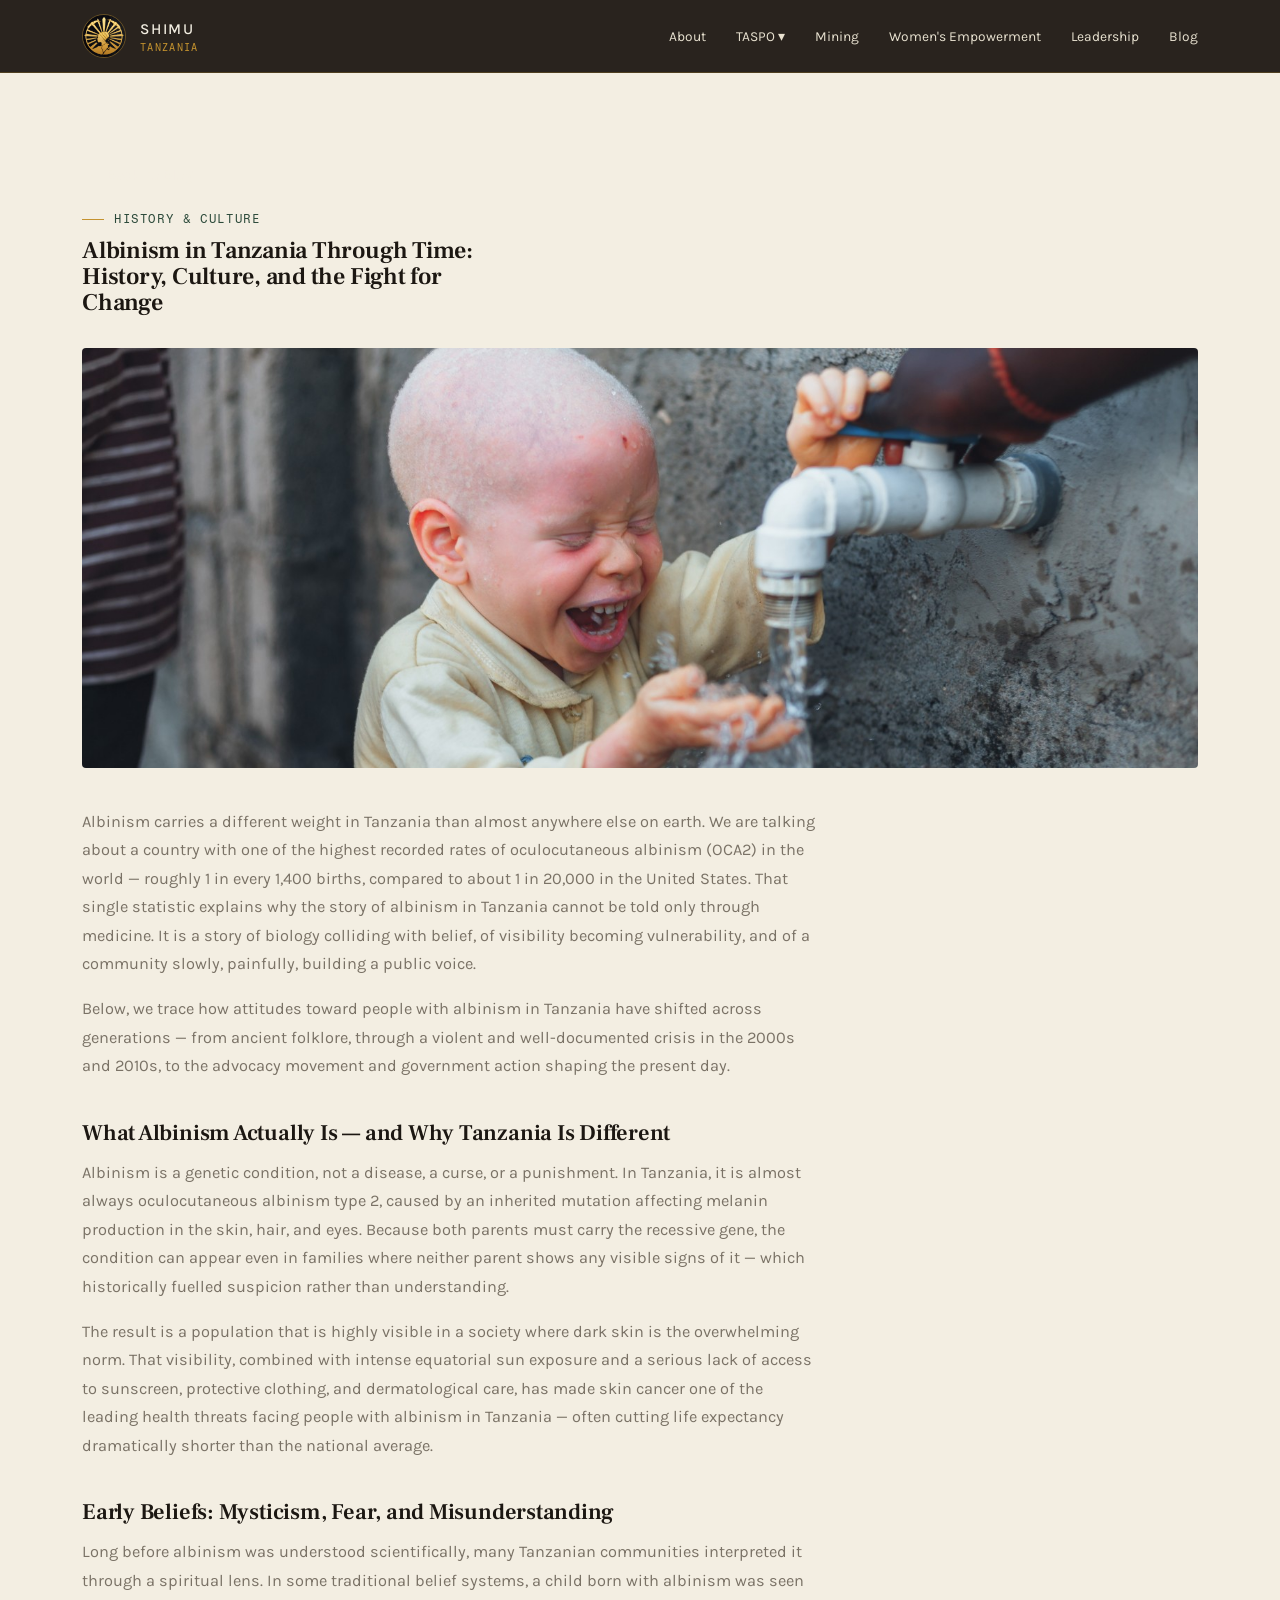
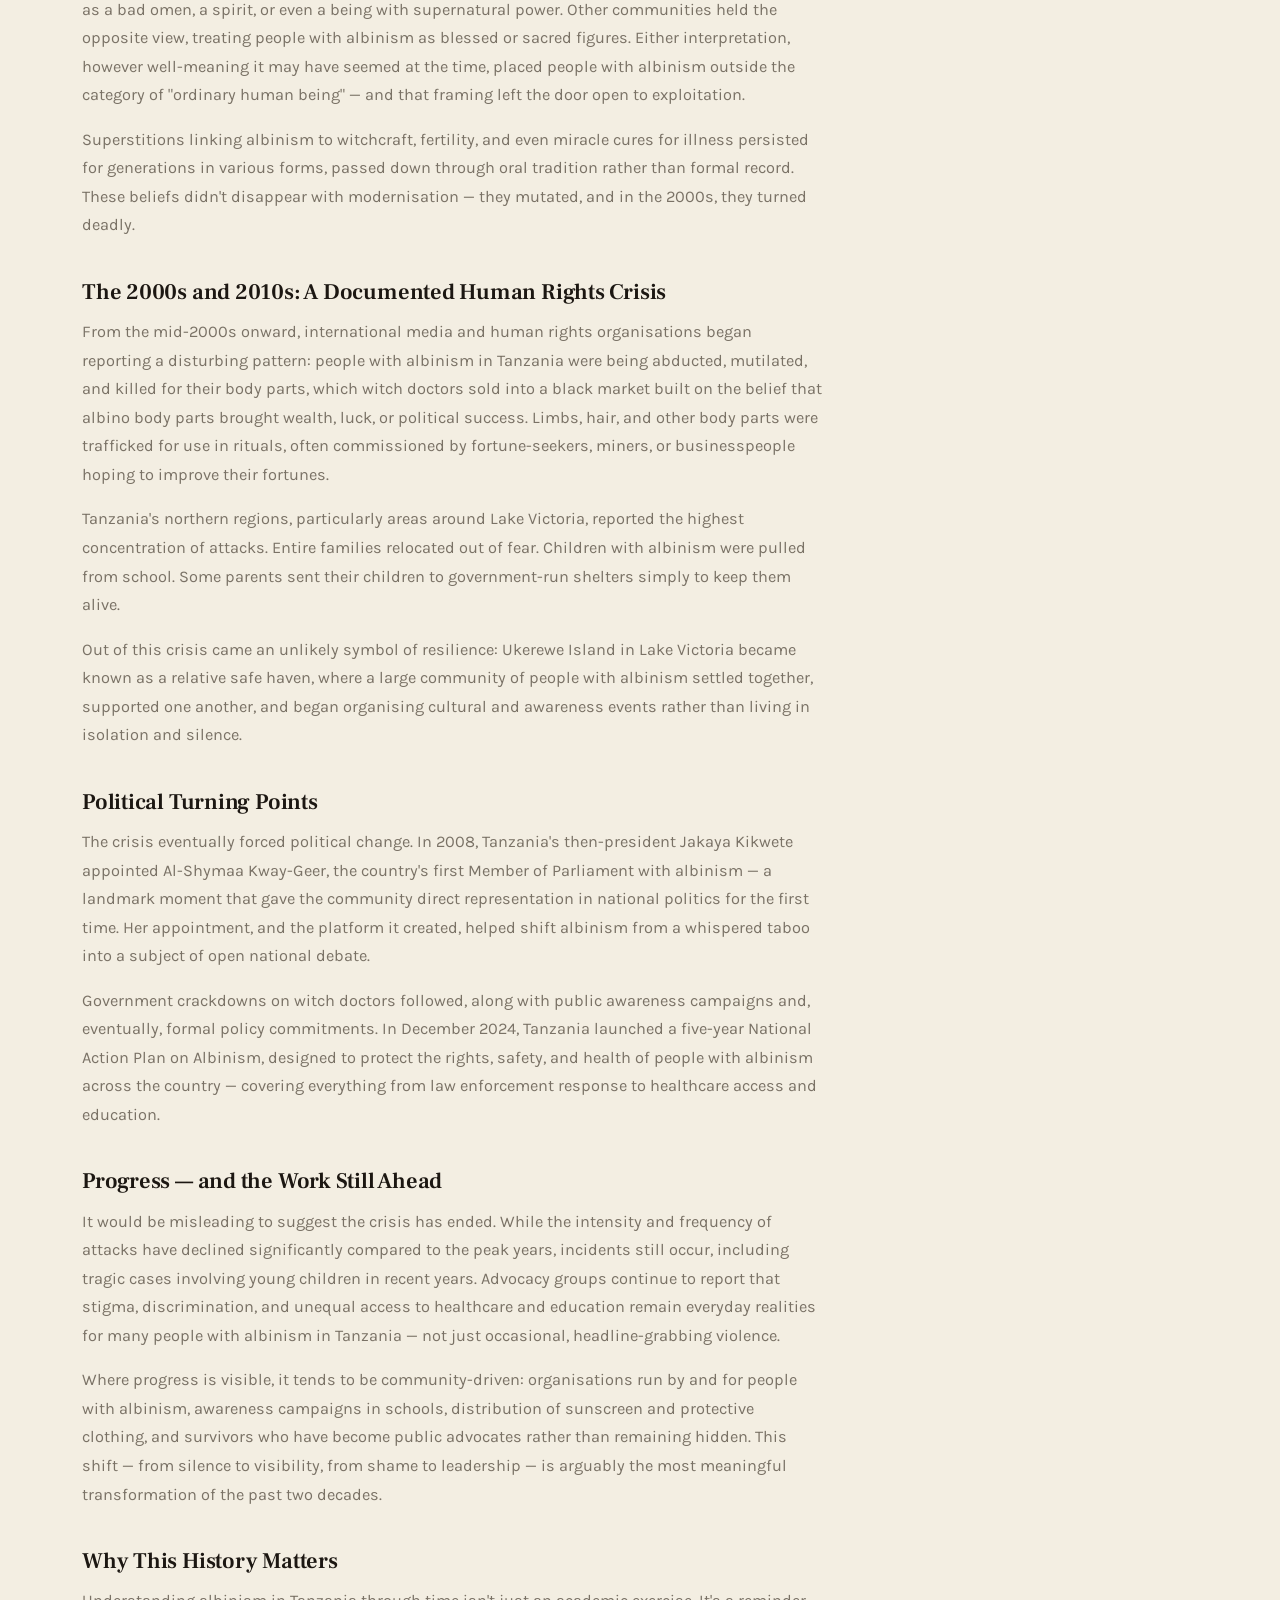
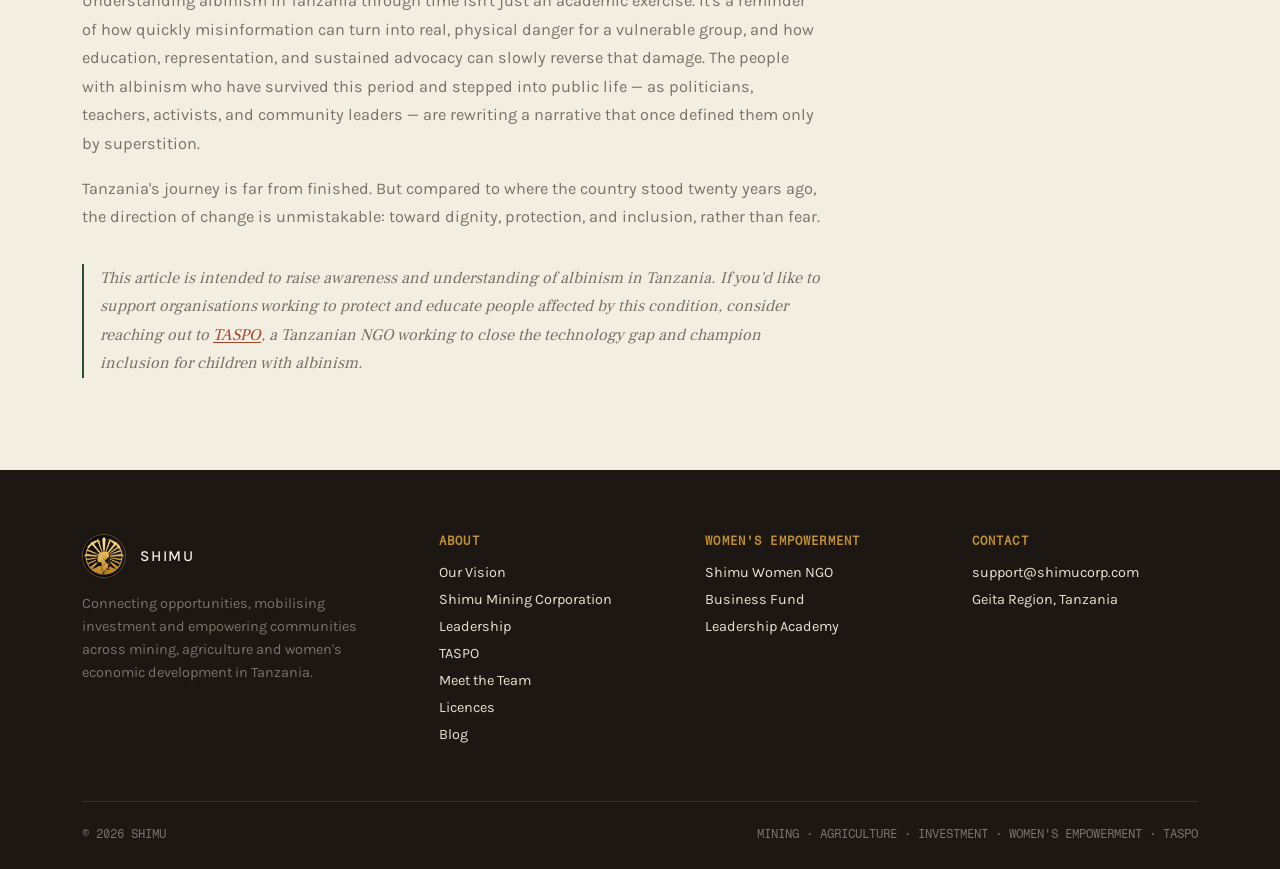
<file: blog-albinism-through-time.html>
<!DOCTYPE html>
<html lang="en">
<head>
<meta charset="UTF-8">
<meta name="viewport" content="width=device-width, initial-scale=1.0">
<title>Albinism in Tanzania Through Time — Blog | Shimu</title>
<meta name="description" content="How attitudes toward albinism in Tanzania have shifted across generations — from ancient folklore, through a documented human rights crisis, to today's advocacy movement.">
<link rel="preconnect" href="https://fonts.googleapis.com">
<link rel="preconnect" href="https://fonts.gstatic.com" crossorigin>
<link href="https://fonts.googleapis.com/css2?family=Frank+Ruhl+Libre:wght@400;500;600;700;900&family=Karla:wght@400;500;600;700&family=Fragment+Mono&display=swap" rel="stylesheet">
<link rel="stylesheet" href="css/styles.css">
</head>
<body>

<header>
  <div class="nav">
    <a href="index.html" class="brand">
      <img class="brand-mark" src="images/shimu-logo-mark.png" alt="Shimu emblem">
      <span class="brand-text">Shimu<span>TANZANIA</span></span>
    </a>
    <nav class="navlinks">
      <a href="index.html#about">About</a>
      <div class="nav-dropdown">
        <a href="https://www.taspo.org/" target="_blank" rel="noopener">TASPO ▾</a>
        <div class="nav-dropdown-menu">
          <a href="team.html">Team</a>
          <a href="licences.html">Licences</a>
        </div>
      </div>
      <a href="index.html#mining">Mining</a>
      <a href="index.html#women">Women's Empowerment</a>
      <a href="index.html#leadership">Leadership</a>
      <a href="blog.html">Blog</a>
    </nav>
    <button class="burger" aria-label="Open menu">MENU</button>
  </div>
</header>

<section class="section">
  <div class="wrap">
    <a href="blog.html" class="btn-ghost">← Back to Blog</a>
    <div class="eyebrow" style="color:var(--forest); margin-top:28px;">History &amp; Culture</div>
    <h2 style="margin-top:12px; max-width:30ch;">Albinism in Tanzania Through Time: History, Culture, and the Fight for Change</h2>

    <img class="taspo-project-photo" src="images/taspo-albinism-through-time-blog.jpg" alt="A young child with albinism laughing while washing hands at an outdoor tap" style="margin-top:32px;">

    <div class="split-copy blog-post" style="max-width:74ch; margin-top:32px;">
      <p>Albinism carries a different weight in Tanzania than almost anywhere else on earth. We are talking about a country with one of the highest recorded rates of oculocutaneous albinism (OCA2) in the world — roughly 1 in every 1,400 births, compared to about 1 in 20,000 in the United States. That single statistic explains why the story of albinism in Tanzania cannot be told only through medicine. It is a story of biology colliding with belief, of visibility becoming vulnerability, and of a community slowly, painfully, building a public voice.</p>
      <p>Below, we trace how attitudes toward people with albinism in Tanzania have shifted across generations — from ancient folklore, through a violent and well-documented crisis in the 2000s and 2010s, to the advocacy movement and government action shaping the present day.</p>

      <h3>What Albinism Actually Is — and Why Tanzania Is Different</h3>
      <p>Albinism is a genetic condition, not a disease, a curse, or a punishment. In Tanzania, it is almost always oculocutaneous albinism type 2, caused by an inherited mutation affecting melanin production in the skin, hair, and eyes. Because both parents must carry the recessive gene, the condition can appear even in families where neither parent shows any visible signs of it — which historically fuelled suspicion rather than understanding.</p>
      <p>The result is a population that is highly visible in a society where dark skin is the overwhelming norm. That visibility, combined with intense equatorial sun exposure and a serious lack of access to sunscreen, protective clothing, and dermatological care, has made skin cancer one of the leading health threats facing people with albinism in Tanzania — often cutting life expectancy dramatically shorter than the national average.</p>

      <h3>Early Beliefs: Mysticism, Fear, and Misunderstanding</h3>
      <p>Long before albinism was understood scientifically, many Tanzanian communities interpreted it through a spiritual lens. In some traditional belief systems, a child born with albinism was seen as a bad omen, a spirit, or even a being with supernatural power. Other communities held the opposite view, treating people with albinism as blessed or sacred figures. Either interpretation, however well-meaning it may have seemed at the time, placed people with albinism outside the category of "ordinary human being" — and that framing left the door open to exploitation.</p>
      <p>Superstitions linking albinism to witchcraft, fertility, and even miracle cures for illness persisted for generations in various forms, passed down through oral tradition rather than formal record. These beliefs didn't disappear with modernisation — they mutated, and in the 2000s, they turned deadly.</p>

      <h3>The 2000s and 2010s: A Documented Human Rights Crisis</h3>
      <p>From the mid-2000s onward, international media and human rights organisations began reporting a disturbing pattern: people with albinism in Tanzania were being abducted, mutilated, and killed for their body parts, which witch doctors sold into a black market built on the belief that albino body parts brought wealth, luck, or political success. Limbs, hair, and other body parts were trafficked for use in rituals, often commissioned by fortune-seekers, miners, or businesspeople hoping to improve their fortunes.</p>
      <p>Tanzania's northern regions, particularly areas around Lake Victoria, reported the highest concentration of attacks. Entire families relocated out of fear. Children with albinism were pulled from school. Some parents sent their children to government-run shelters simply to keep them alive.</p>
      <p>Out of this crisis came an unlikely symbol of resilience: Ukerewe Island in Lake Victoria became known as a relative safe haven, where a large community of people with albinism settled together, supported one another, and began organising cultural and awareness events rather than living in isolation and silence.</p>

      <h3>Political Turning Points</h3>
      <p>The crisis eventually forced political change. In 2008, Tanzania's then-president Jakaya Kikwete appointed Al-Shymaa Kway-Geer, the country's first Member of Parliament with albinism — a landmark moment that gave the community direct representation in national politics for the first time. Her appointment, and the platform it created, helped shift albinism from a whispered taboo into a subject of open national debate.</p>
      <p>Government crackdowns on witch doctors followed, along with public awareness campaigns and, eventually, formal policy commitments. In December 2024, Tanzania launched a five-year National Action Plan on Albinism, designed to protect the rights, safety, and health of people with albinism across the country — covering everything from law enforcement response to healthcare access and education.</p>

      <h3>Progress — and the Work Still Ahead</h3>
      <p>It would be misleading to suggest the crisis has ended. While the intensity and frequency of attacks have declined significantly compared to the peak years, incidents still occur, including tragic cases involving young children in recent years. Advocacy groups continue to report that stigma, discrimination, and unequal access to healthcare and education remain everyday realities for many people with albinism in Tanzania — not just occasional, headline-grabbing violence.</p>
      <p>Where progress is visible, it tends to be community-driven: organisations run by and for people with albinism, awareness campaigns in schools, distribution of sunscreen and protective clothing, and survivors who have become public advocates rather than remaining hidden. This shift — from silence to visibility, from shame to leadership — is arguably the most meaningful transformation of the past two decades.</p>

      <h3>Why This History Matters</h3>
      <p>Understanding albinism in Tanzania through time isn't just an academic exercise. It's a reminder of how quickly misinformation can turn into real, physical danger for a vulnerable group, and how education, representation, and sustained advocacy can slowly reverse that damage. The people with albinism who have survived this period and stepped into public life — as politicians, teachers, activists, and community leaders — are rewriting a narrative that once defined them only by superstition.</p>
      <p>Tanzania's journey is far from finished. But compared to where the country stood twenty years ago, the direction of change is unmistakable: toward dignity, protection, and inclusion, rather than fear.</p>

      <p class="tag-line" style="border-left-color:var(--forest); margin-top:32px;">This article is intended to raise awareness and understanding of albinism in Tanzania. If you'd like to support organisations working to protect and educate people affected by this condition, consider reaching out to <a href="https://www.taspo.org/albinism" target="_blank" rel="noopener">TASPO</a>, a Tanzanian NGO working to close the technology gap and champion inclusion for children with albinism.</p>
    </div>
  </div>
</section>

<footer>
  <div class="wrap">
    <div class="footer-grid">
      <div class="footer-brand">
        <div class="brand">
          <img class="brand-mark" src="images/shimu-logo-mark.png" alt="Shimu emblem">
          <span class="brand-text">Shimu</span>
        </div>
        <p>Connecting opportunities, mobilising investment and empowering communities across mining, agriculture and women's economic development in Tanzania.</p>
      </div>
      <div>
        <h5>About</h5>
        <ul>
          <li><a href="index.html#about">Our Vision</a></li>
          <li><a href="index.html#mining">Shimu Mining Corporation</a></li>
          <li><a href="index.html#leadership">Leadership</a></li>
          <li><a href="https://www.taspo.org/" target="_blank" rel="noopener">TASPO</a></li>
          <li><a href="team.html">Meet the Team</a></li>
          <li><a href="licences.html">Licences</a></li>
          <li><a href="blog.html">Blog</a></li>
        </ul>
      </div>
      <div>
        <h5>Women's Empowerment</h5>
        <ul>
          <li><a href="index.html#women">Shimu Women NGO</a></li>
          <li><a href="index.html#women">Business Fund</a></li>
          <li><a href="index.html#women">Leadership Academy</a></li>
        </ul>
      </div>
      <div>
        <h5>Contact</h5>
        <ul>
          <li><a href="mailto:support@shimucorp.com">support@shimucorp.com</a></li>
          <li><a href="index.html#contact">Geita Region, Tanzania</a></li>
        </ul>
      </div>
    </div>
    <div class="footer-bottom">
      <span>© 2026 SHIMU</span>
      <span>MINING · AGRICULTURE · INVESTMENT · WOMEN'S EMPOWERMENT · TASPO</span>
    </div>
  </div>
</footer>

<script src="js/main.js" defer></script>
</body>
</html>
</file>
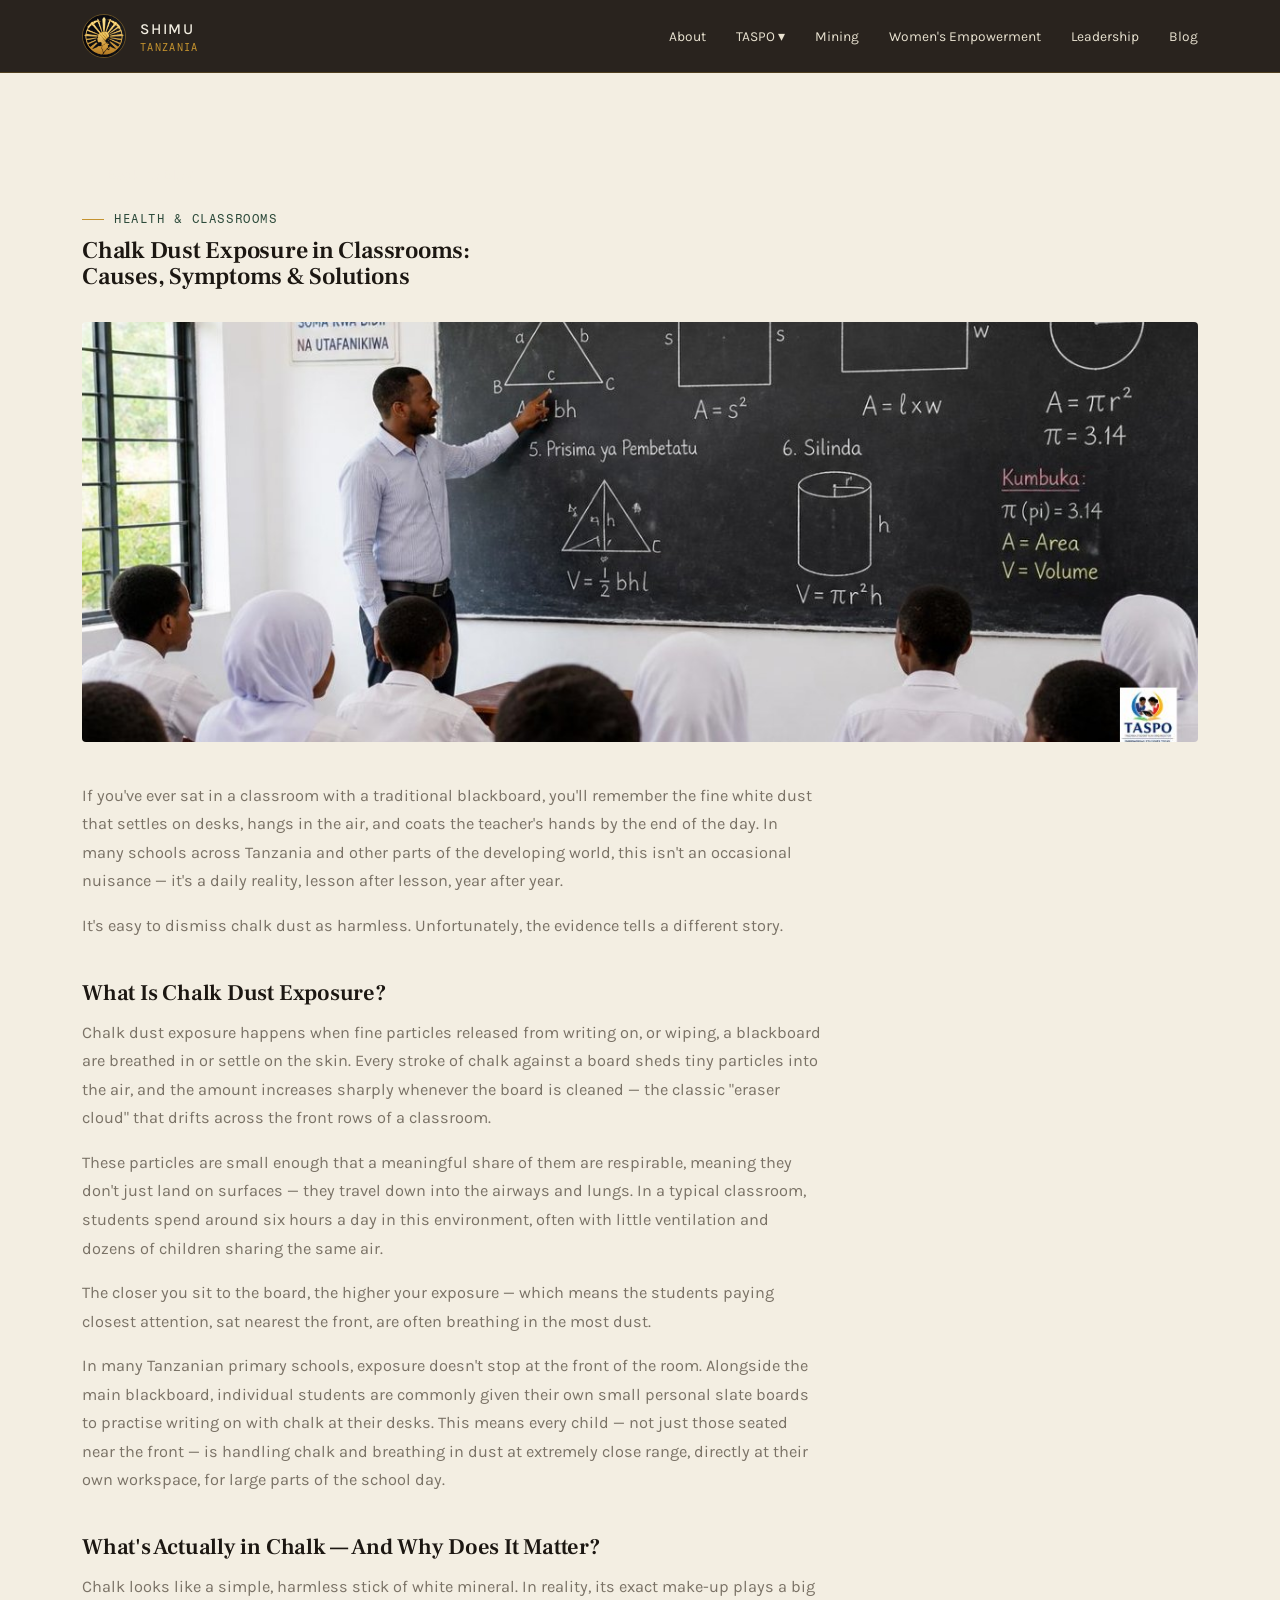
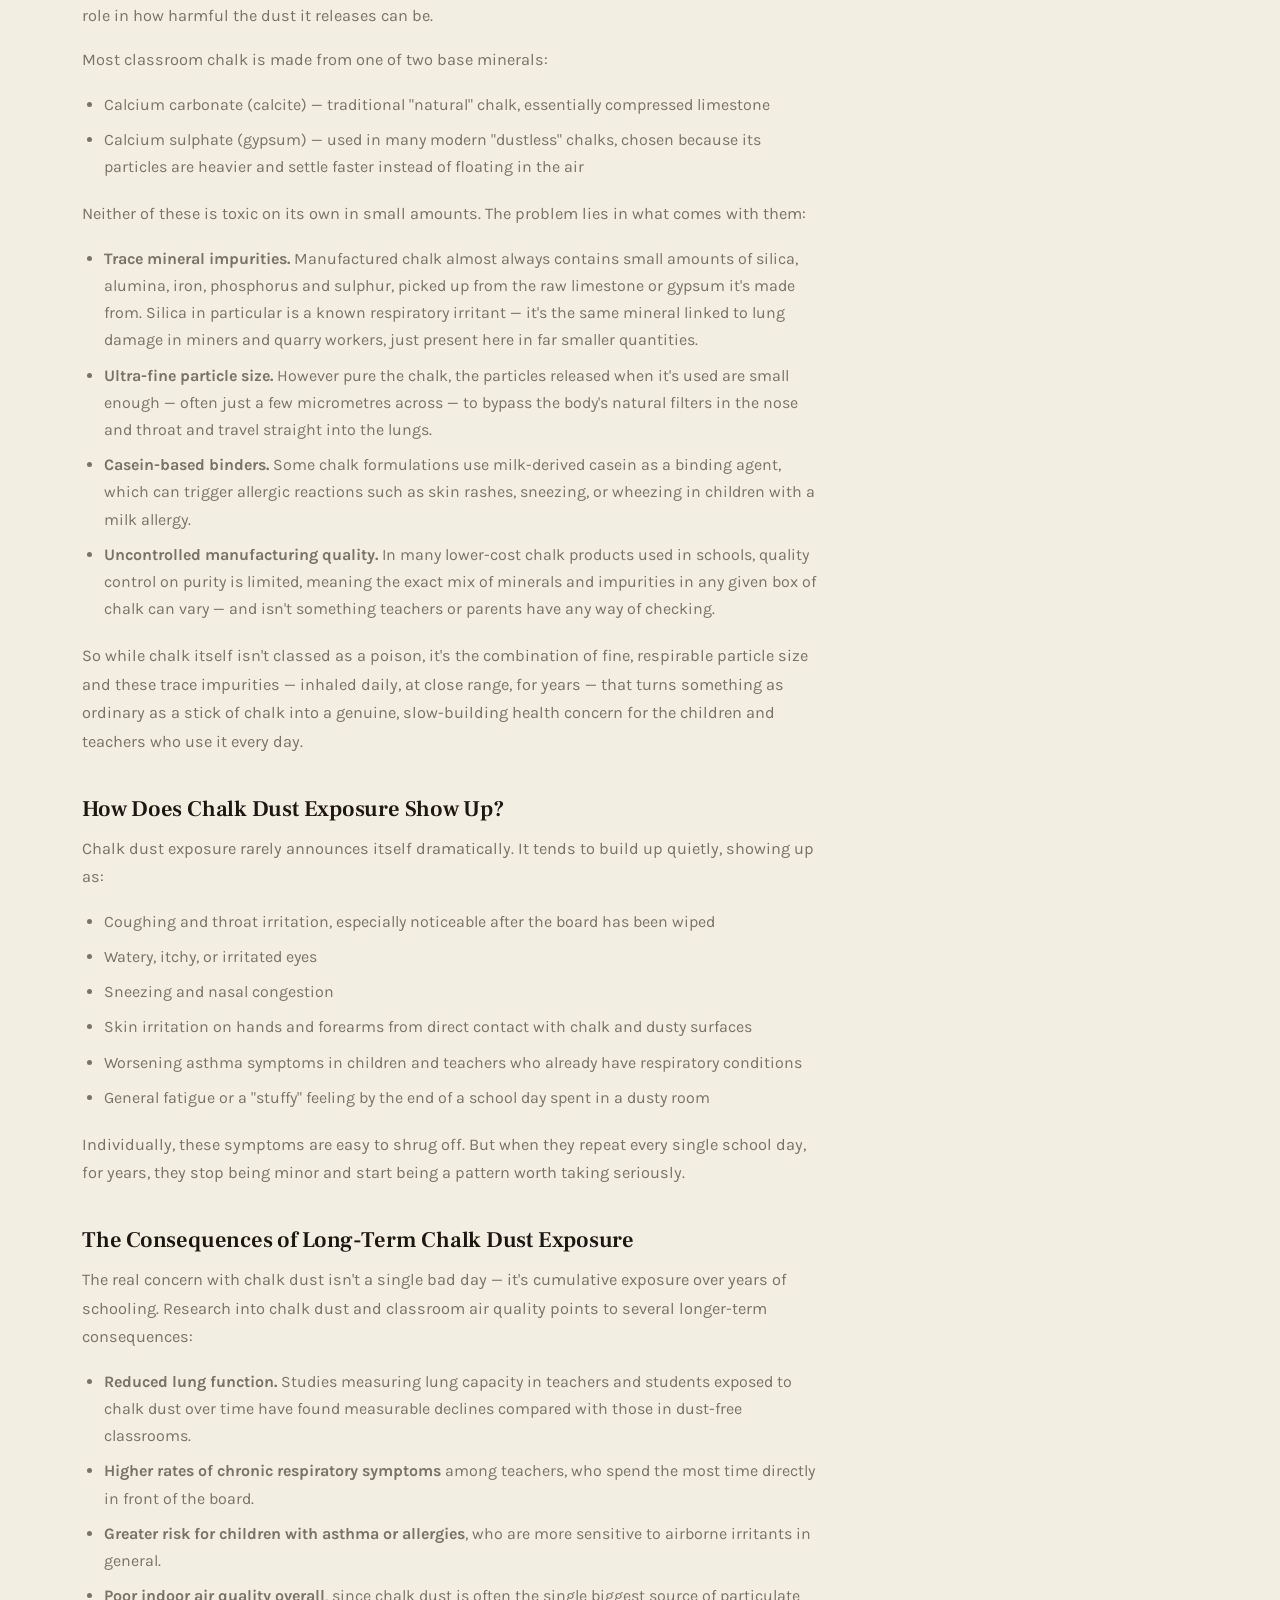
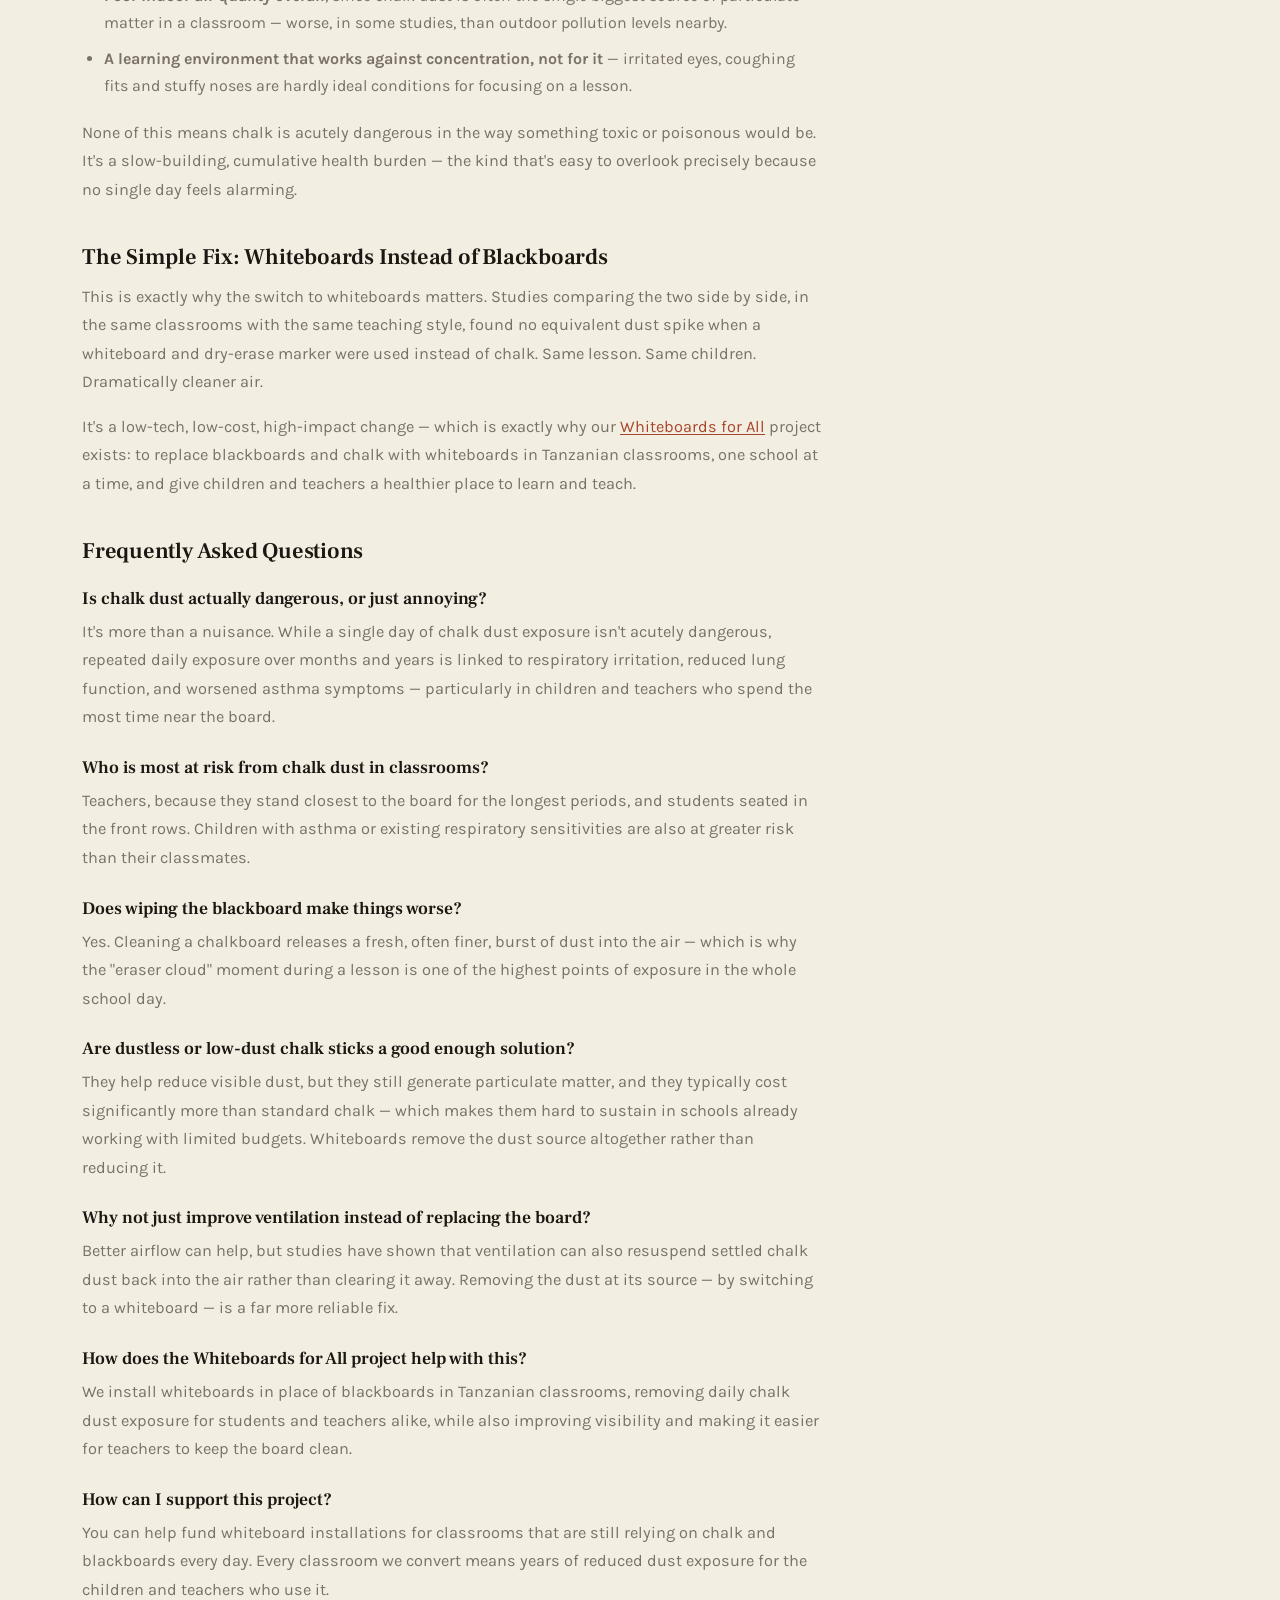
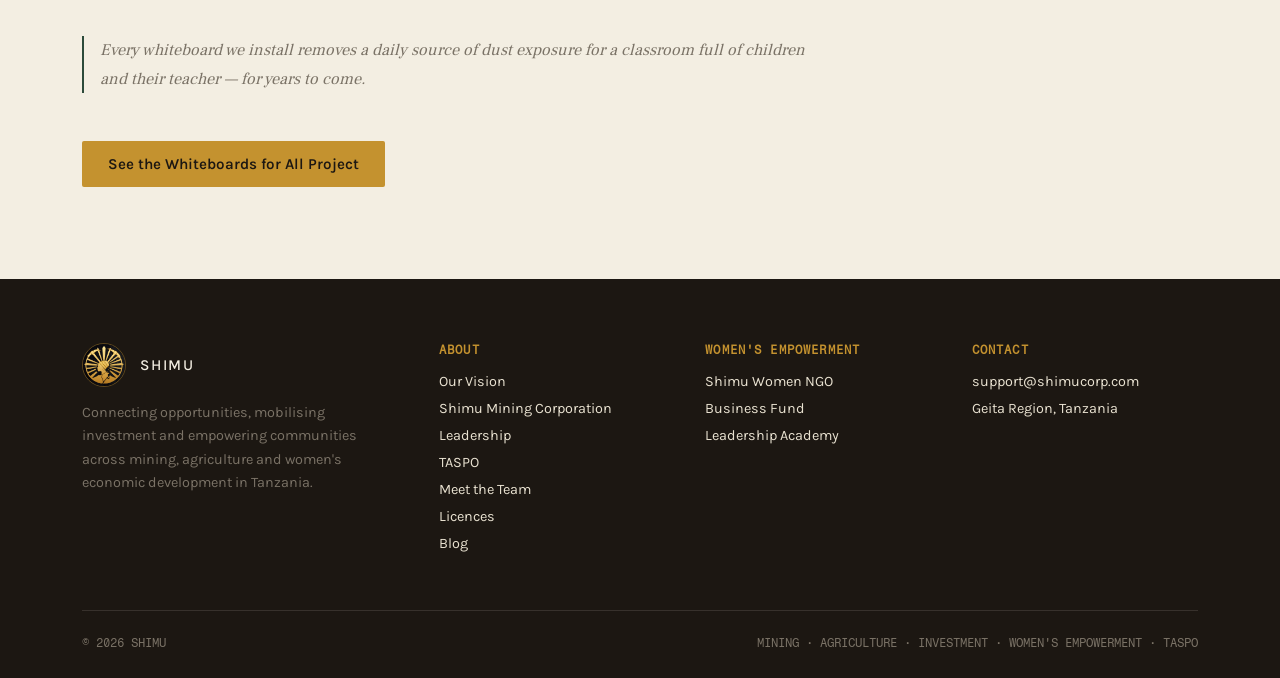
<file: blog-chalk-dust-exposure.html>
<!DOCTYPE html>
<html lang="en">
<head>
<meta charset="UTF-8">
<meta name="viewport" content="width=device-width, initial-scale=1.0">
<title>Chalk Dust Exposure in Classrooms — Blog | Shimu</title>
<meta name="description" content="Discover how chalk dust affects the health of students and teachers in classrooms without whiteboards, and why switching away from chalk matters. Full FAQ included.">
<link rel="preconnect" href="https://fonts.googleapis.com">
<link rel="preconnect" href="https://fonts.gstatic.com" crossorigin>
<link href="https://fonts.googleapis.com/css2?family=Frank+Ruhl+Libre:wght@400;500;600;700;900&family=Karla:wght@400;500;600;700&family=Fragment+Mono&display=swap" rel="stylesheet">
<link rel="stylesheet" href="css/styles.css">
</head>
<body>

<header>
  <div class="nav">
    <a href="index.html" class="brand">
      <img class="brand-mark" src="images/shimu-logo-mark.png" alt="Shimu emblem">
      <span class="brand-text">Shimu<span>TANZANIA</span></span>
    </a>
    <nav class="navlinks">
      <a href="index.html#about">About</a>
      <div class="nav-dropdown">
        <a href="https://www.taspo.org/" target="_blank" rel="noopener">TASPO ▾</a>
        <div class="nav-dropdown-menu">
          <a href="team.html">Team</a>
          <a href="licences.html">Licences</a>
        </div>
      </div>
      <a href="index.html#mining">Mining</a>
      <a href="index.html#women">Women's Empowerment</a>
      <a href="index.html#leadership">Leadership</a>
      <a href="blog.html">Blog</a>
    </nav>
    <button class="burger" aria-label="Open menu">MENU</button>
  </div>
</header>

<section class="section">
  <div class="wrap">
    <a href="blog.html" class="btn-ghost">← Back to Blog</a>
    <div class="eyebrow" style="color:var(--forest); margin-top:28px;">Health &amp; Classrooms</div>
    <h2 style="margin-top:12px; max-width:28ch;">Chalk Dust Exposure in Classrooms: Causes, Symptoms &amp; Solutions</h2>

    <img class="taspo-project-photo" src="images/taspo-chalk-dust-blog.jpg" alt="A teacher writing on a chalkboard in a Tanzanian classroom" style="margin-top:32px;">

    <div class="split-copy blog-post" style="max-width:74ch; margin-top:32px;">
      <p>If you've ever sat in a classroom with a traditional blackboard, you'll remember the fine white dust that settles on desks, hangs in the air, and coats the teacher's hands by the end of the day. In many schools across Tanzania and other parts of the developing world, this isn't an occasional nuisance — it's a daily reality, lesson after lesson, year after year.</p>
      <p>It's easy to dismiss chalk dust as harmless. Unfortunately, the evidence tells a different story.</p>

      <h3>What Is Chalk Dust Exposure?</h3>
      <p>Chalk dust exposure happens when fine particles released from writing on, or wiping, a blackboard are breathed in or settle on the skin. Every stroke of chalk against a board sheds tiny particles into the air, and the amount increases sharply whenever the board is cleaned — the classic "eraser cloud" that drifts across the front rows of a classroom.</p>
      <p>These particles are small enough that a meaningful share of them are respirable, meaning they don't just land on surfaces — they travel down into the airways and lungs. In a typical classroom, students spend around six hours a day in this environment, often with little ventilation and dozens of children sharing the same air.</p>
      <p>The closer you sit to the board, the higher your exposure — which means the students paying closest attention, sat nearest the front, are often breathing in the most dust.</p>
      <p>In many Tanzanian primary schools, exposure doesn't stop at the front of the room. Alongside the main blackboard, individual students are commonly given their own small personal slate boards to practise writing on with chalk at their desks. This means every child — not just those seated near the front — is handling chalk and breathing in dust at extremely close range, directly at their own workspace, for large parts of the school day.</p>

      <h3>What's Actually in Chalk — And Why Does It Matter?</h3>
      <p>Chalk looks like a simple, harmless stick of white mineral. In reality, its exact make-up plays a big role in how harmful the dust it releases can be.</p>
      <p>Most classroom chalk is made from one of two base minerals:</p>
      <ul>
        <li>Calcium carbonate (calcite) — traditional "natural" chalk, essentially compressed limestone</li>
        <li>Calcium sulphate (gypsum) — used in many modern "dustless" chalks, chosen because its particles are heavier and settle faster instead of floating in the air</li>
      </ul>
      <p>Neither of these is toxic on its own in small amounts. The problem lies in what comes with them:</p>
      <ul>
        <li><strong>Trace mineral impurities.</strong> Manufactured chalk almost always contains small amounts of silica, alumina, iron, phosphorus and sulphur, picked up from the raw limestone or gypsum it's made from. Silica in particular is a known respiratory irritant — it's the same mineral linked to lung damage in miners and quarry workers, just present here in far smaller quantities.</li>
        <li><strong>Ultra-fine particle size.</strong> However pure the chalk, the particles released when it's used are small enough — often just a few micrometres across — to bypass the body's natural filters in the nose and throat and travel straight into the lungs.</li>
        <li><strong>Casein-based binders.</strong> Some chalk formulations use milk-derived casein as a binding agent, which can trigger allergic reactions such as skin rashes, sneezing, or wheezing in children with a milk allergy.</li>
        <li><strong>Uncontrolled manufacturing quality.</strong> In many lower-cost chalk products used in schools, quality control on purity is limited, meaning the exact mix of minerals and impurities in any given box of chalk can vary — and isn't something teachers or parents have any way of checking.</li>
      </ul>
      <p>So while chalk itself isn't classed as a poison, it's the combination of fine, respirable particle size and these trace impurities — inhaled daily, at close range, for years — that turns something as ordinary as a stick of chalk into a genuine, slow-building health concern for the children and teachers who use it every day.</p>

      <h3>How Does Chalk Dust Exposure Show Up?</h3>
      <p>Chalk dust exposure rarely announces itself dramatically. It tends to build up quietly, showing up as:</p>
      <ul>
        <li>Coughing and throat irritation, especially noticeable after the board has been wiped</li>
        <li>Watery, itchy, or irritated eyes</li>
        <li>Sneezing and nasal congestion</li>
        <li>Skin irritation on hands and forearms from direct contact with chalk and dusty surfaces</li>
        <li>Worsening asthma symptoms in children and teachers who already have respiratory conditions</li>
        <li>General fatigue or a "stuffy" feeling by the end of a school day spent in a dusty room</li>
      </ul>
      <p>Individually, these symptoms are easy to shrug off. But when they repeat every single school day, for years, they stop being minor and start being a pattern worth taking seriously.</p>

      <h3>The Consequences of Long-Term Chalk Dust Exposure</h3>
      <p>The real concern with chalk dust isn't a single bad day — it's cumulative exposure over years of schooling. Research into chalk dust and classroom air quality points to several longer-term consequences:</p>
      <ul>
        <li><strong>Reduced lung function.</strong> Studies measuring lung capacity in teachers and students exposed to chalk dust over time have found measurable declines compared with those in dust-free classrooms.</li>
        <li><strong>Higher rates of chronic respiratory symptoms</strong> among teachers, who spend the most time directly in front of the board.</li>
        <li><strong>Greater risk for children with asthma or allergies</strong>, who are more sensitive to airborne irritants in general.</li>
        <li><strong>Poor indoor air quality overall</strong>, since chalk dust is often the single biggest source of particulate matter in a classroom — worse, in some studies, than outdoor pollution levels nearby.</li>
        <li><strong>A learning environment that works against concentration, not for it</strong> — irritated eyes, coughing fits and stuffy noses are hardly ideal conditions for focusing on a lesson.</li>
      </ul>
      <p>None of this means chalk is acutely dangerous in the way something toxic or poisonous would be. It's a slow-building, cumulative health burden — the kind that's easy to overlook precisely because no single day feels alarming.</p>

      <h3>The Simple Fix: Whiteboards Instead of Blackboards</h3>
      <p>This is exactly why the switch to whiteboards matters. Studies comparing the two side by side, in the same classrooms with the same teaching style, found no equivalent dust spike when a whiteboard and dry-erase marker were used instead of chalk. Same lesson. Same children. Dramatically cleaner air.</p>
      <p>It's a low-tech, low-cost, high-impact change — which is exactly why our <a href="https://www.taspo.org/whiteboards" target="_blank" rel="noopener">Whiteboards for All</a> project exists: to replace blackboards and chalk with whiteboards in Tanzanian classrooms, one school at a time, and give children and teachers a healthier place to learn and teach.</p>

      <h3>Frequently Asked Questions</h3>
      <h4>Is chalk dust actually dangerous, or just annoying?</h4>
      <p>It's more than a nuisance. While a single day of chalk dust exposure isn't acutely dangerous, repeated daily exposure over months and years is linked to respiratory irritation, reduced lung function, and worsened asthma symptoms — particularly in children and teachers who spend the most time near the board.</p>
      <h4>Who is most at risk from chalk dust in classrooms?</h4>
      <p>Teachers, because they stand closest to the board for the longest periods, and students seated in the front rows. Children with asthma or existing respiratory sensitivities are also at greater risk than their classmates.</p>
      <h4>Does wiping the blackboard make things worse?</h4>
      <p>Yes. Cleaning a chalkboard releases a fresh, often finer, burst of dust into the air — which is why the "eraser cloud" moment during a lesson is one of the highest points of exposure in the whole school day.</p>
      <h4>Are dustless or low-dust chalk sticks a good enough solution?</h4>
      <p>They help reduce visible dust, but they still generate particulate matter, and they typically cost significantly more than standard chalk — which makes them hard to sustain in schools already working with limited budgets. Whiteboards remove the dust source altogether rather than reducing it.</p>
      <h4>Why not just improve ventilation instead of replacing the board?</h4>
      <p>Better airflow can help, but studies have shown that ventilation can also resuspend settled chalk dust back into the air rather than clearing it away. Removing the dust at its source — by switching to a whiteboard — is a far more reliable fix.</p>
      <h4>How does the Whiteboards for All project help with this?</h4>
      <p>We install whiteboards in place of blackboards in Tanzanian classrooms, removing daily chalk dust exposure for students and teachers alike, while also improving visibility and making it easier for teachers to keep the board clean.</p>
      <h4>How can I support this project?</h4>
      <p>You can help fund whiteboard installations for classrooms that are still relying on chalk and blackboards every day. Every classroom we convert means years of reduced dust exposure for the children and teachers who use it.</p>

      <p class="tag-line" style="border-left-color:var(--forest); margin-top:32px;">Every whiteboard we install removes a daily source of dust exposure for a classroom full of children and their teacher — for years to come.</p>
    </div>

    <div style="margin-top:48px;">
      <a href="https://www.taspo.org/whiteboards" target="_blank" rel="noopener" class="btn-primary">See the Whiteboards for All Project</a>
    </div>
  </div>
</section>

<footer>
  <div class="wrap">
    <div class="footer-grid">
      <div class="footer-brand">
        <div class="brand">
          <img class="brand-mark" src="images/shimu-logo-mark.png" alt="Shimu emblem">
          <span class="brand-text">Shimu</span>
        </div>
        <p>Connecting opportunities, mobilising investment and empowering communities across mining, agriculture and women's economic development in Tanzania.</p>
      </div>
      <div>
        <h5>About</h5>
        <ul>
          <li><a href="index.html#about">Our Vision</a></li>
          <li><a href="index.html#mining">Shimu Mining Corporation</a></li>
          <li><a href="index.html#leadership">Leadership</a></li>
          <li><a href="https://www.taspo.org/" target="_blank" rel="noopener">TASPO</a></li>
          <li><a href="team.html">Meet the Team</a></li>
          <li><a href="licences.html">Licences</a></li>
          <li><a href="blog.html">Blog</a></li>
        </ul>
      </div>
      <div>
        <h5>Women's Empowerment</h5>
        <ul>
          <li><a href="index.html#women">Shimu Women NGO</a></li>
          <li><a href="index.html#women">Business Fund</a></li>
          <li><a href="index.html#women">Leadership Academy</a></li>
        </ul>
      </div>
      <div>
        <h5>Contact</h5>
        <ul>
          <li><a href="mailto:support@shimucorp.com">support@shimucorp.com</a></li>
          <li><a href="index.html#contact">Geita Region, Tanzania</a></li>
        </ul>
      </div>
    </div>
    <div class="footer-bottom">
      <span>© 2026 SHIMU</span>
      <span>MINING · AGRICULTURE · INVESTMENT · WOMEN'S EMPOWERMENT · TASPO</span>
    </div>
  </div>
</footer>

<script src="js/main.js" defer></script>
</body>
</html>
</file>
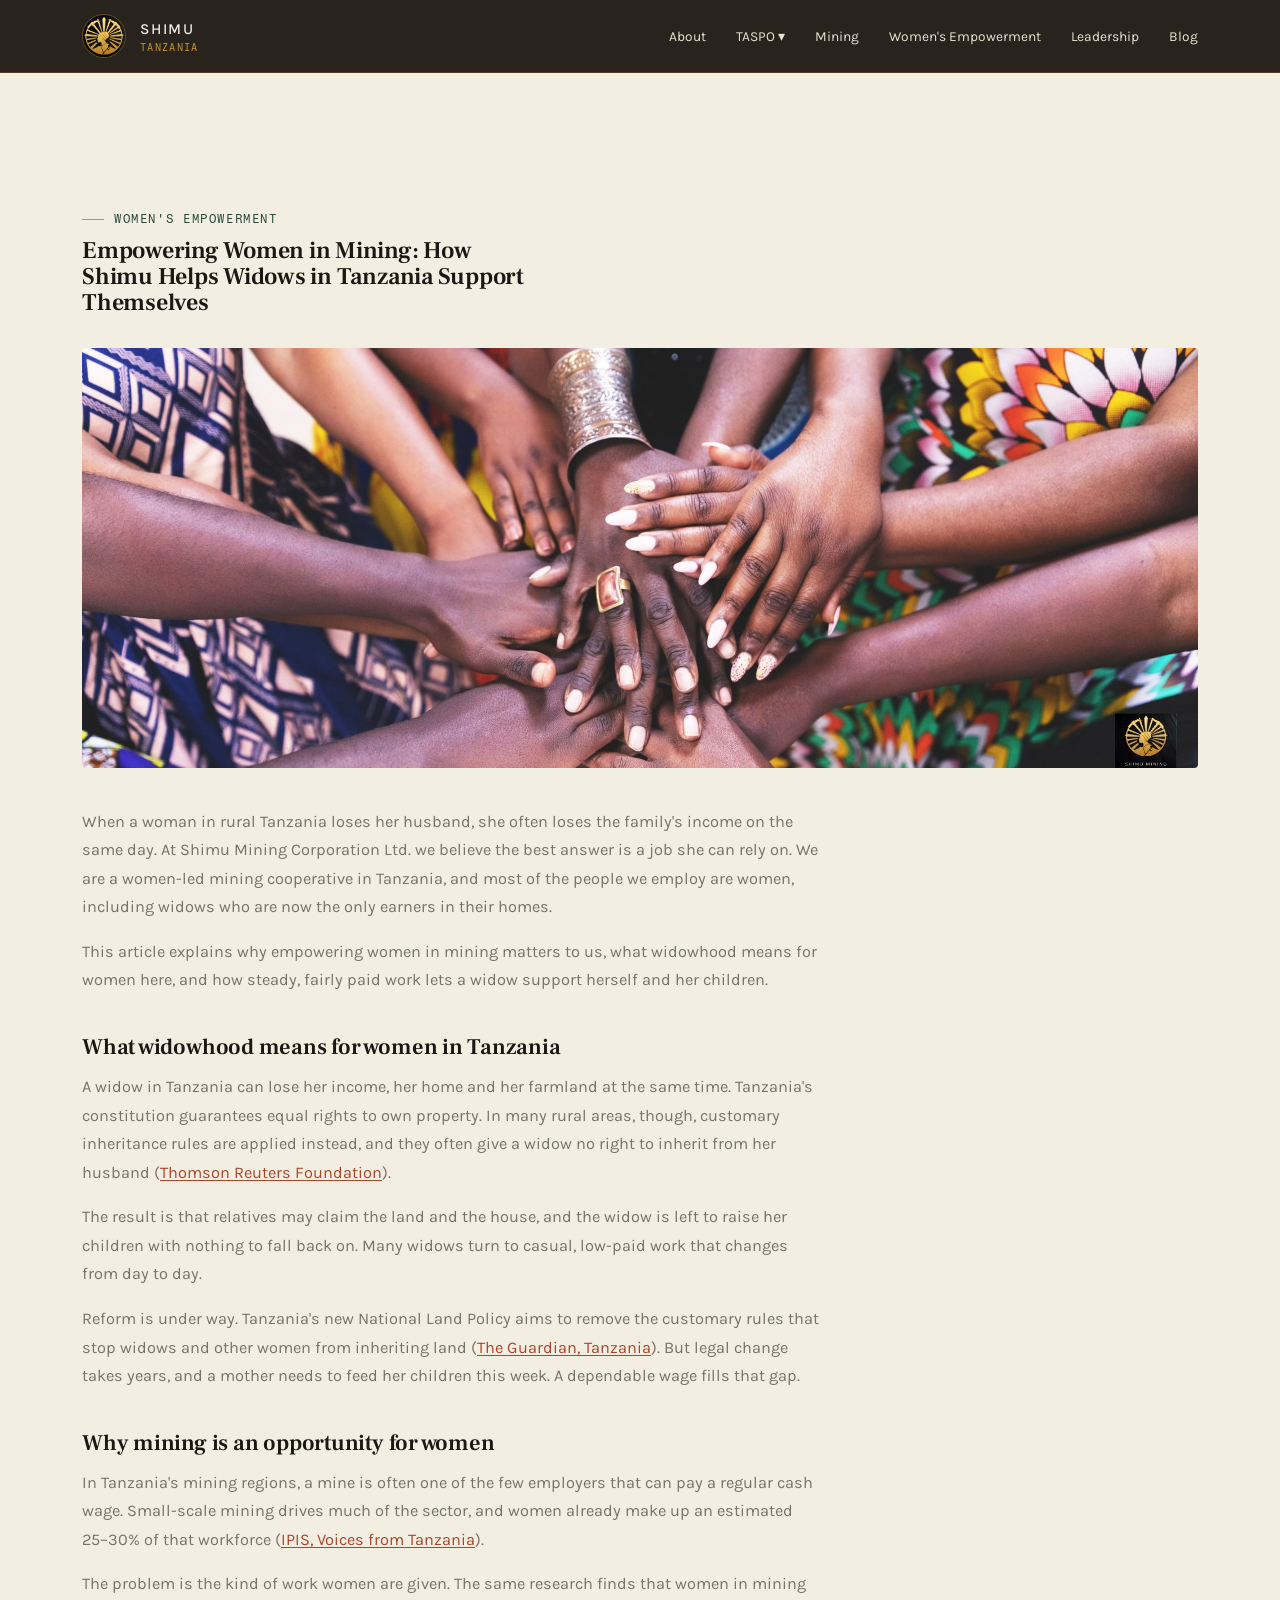
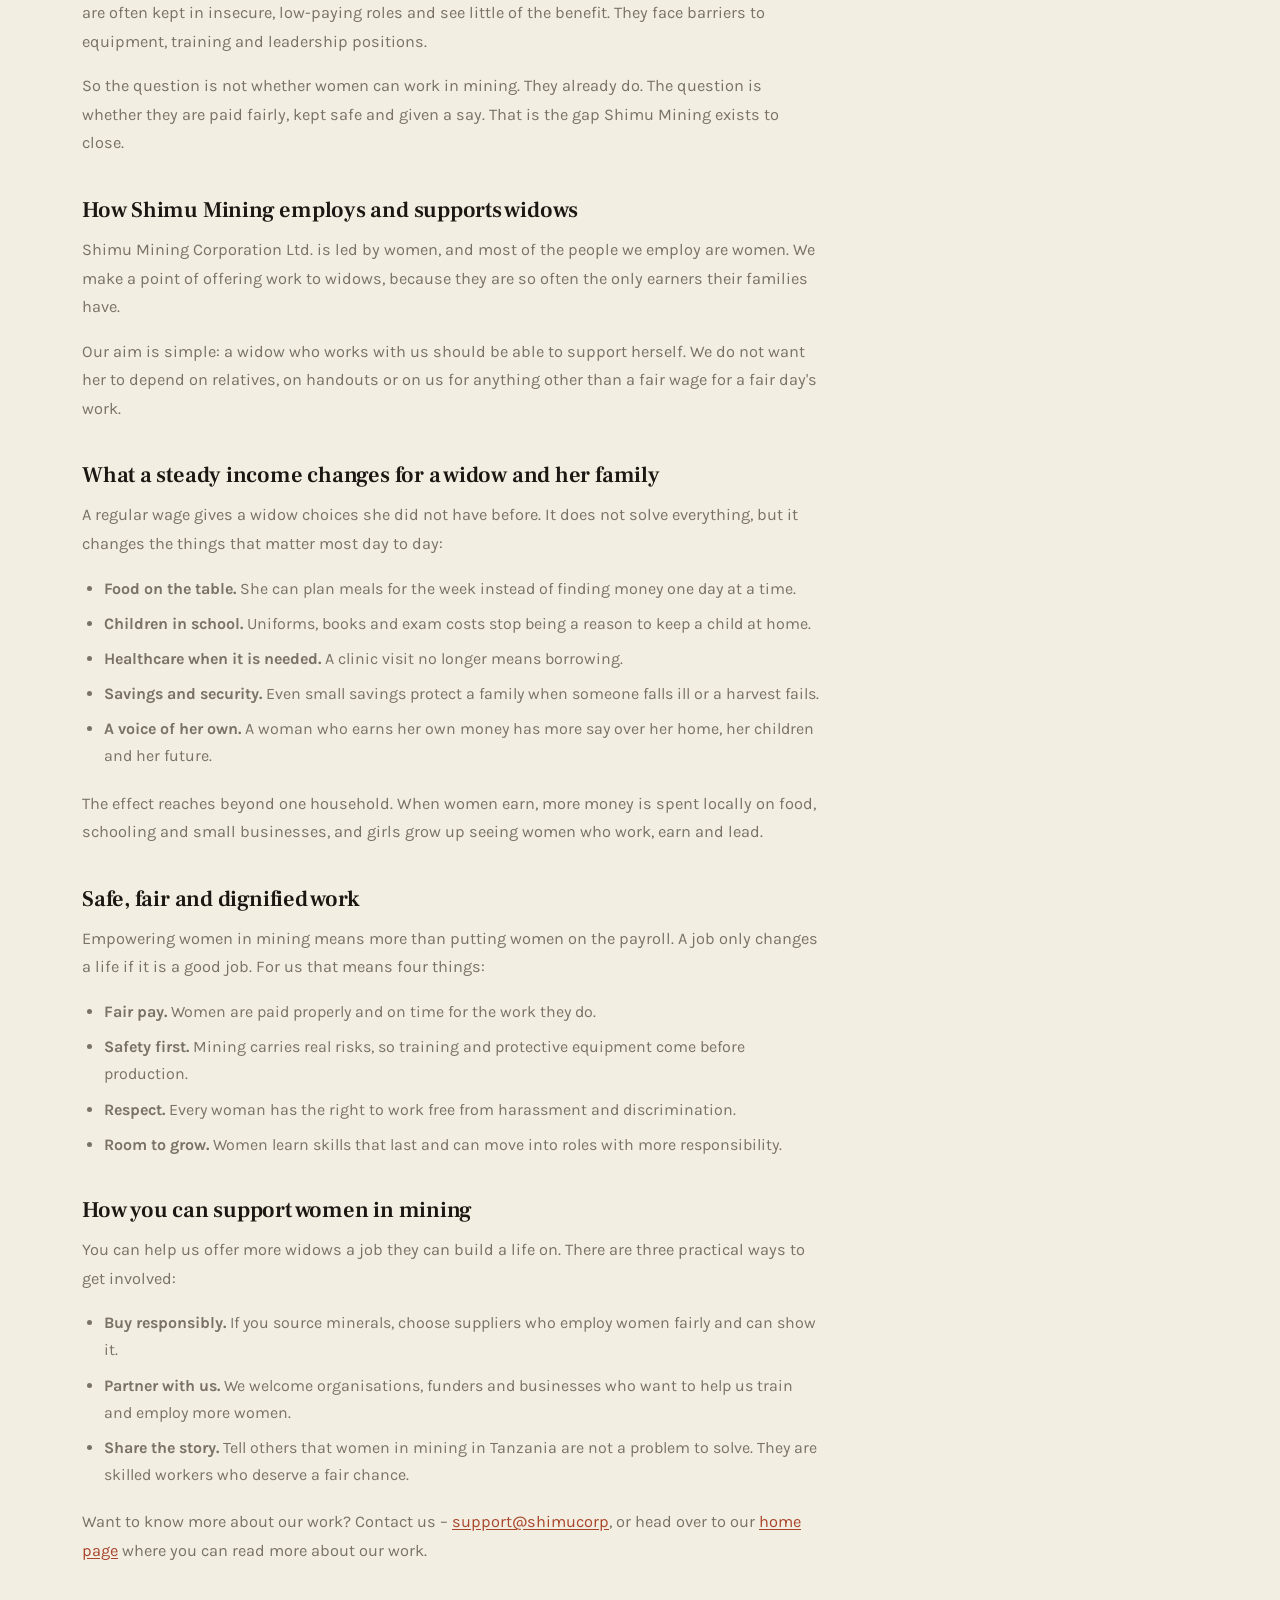
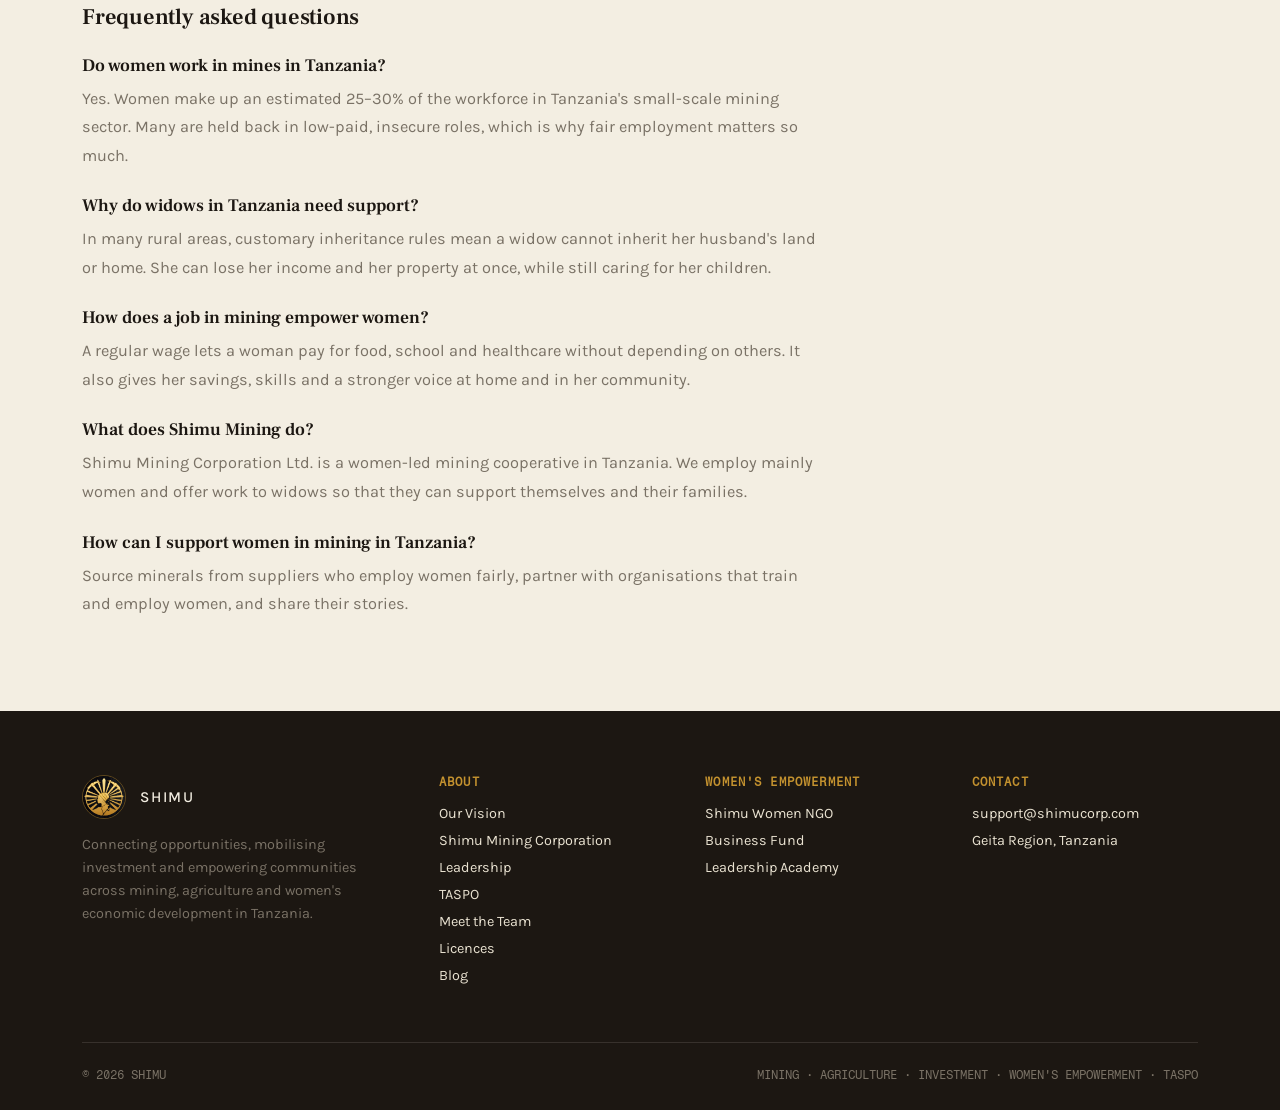
<file: blog-empowering-women-in-mining-tanzania.html>
<!DOCTYPE html>
<html lang="en">
<head>
<meta charset="UTF-8">
<meta name="viewport" content="width=device-width, initial-scale=1.0">
<title>Empowering Women in Mining in Tanzania — Blog | Shimu</title>
<meta name="description" content="Shimu Mining is a women-led cooperative in Tanzania that employs widows in fair, safe mining jobs so they can support themselves and their families.">
<link rel="preconnect" href="https://fonts.googleapis.com">
<link rel="preconnect" href="https://fonts.gstatic.com" crossorigin>
<link href="https://fonts.googleapis.com/css2?family=Frank+Ruhl+Libre:wght@400;500;600;700;900&family=Karla:wght@400;500;600;700&family=Fragment+Mono&display=swap" rel="stylesheet">
<link rel="stylesheet" href="css/styles.css">
</head>
<body>

<header>
  <div class="nav">
    <a href="index.html" class="brand">
      <img class="brand-mark" src="images/shimu-logo-mark.png" alt="Shimu emblem">
      <span class="brand-text">Shimu<span>TANZANIA</span></span>
    </a>
    <nav class="navlinks">
      <a href="index.html#about">About</a>
      <div class="nav-dropdown">
        <a href="https://www.taspo.org/" target="_blank" rel="noopener">TASPO ▾</a>
        <div class="nav-dropdown-menu">
          <a href="team.html">Team</a>
          <a href="licences.html">Licences</a>
        </div>
      </div>
      <a href="index.html#mining">Mining</a>
      <a href="index.html#women">Women's Empowerment</a>
      <a href="index.html#leadership">Leadership</a>
      <a href="blog.html">Blog</a>
    </nav>
    <button class="burger" aria-label="Open menu">MENU</button>
  </div>
</header>

<section class="section">
  <div class="wrap">
    <a href="blog.html" class="btn-ghost">← Back to Blog</a>
    <div class="eyebrow" style="color:var(--forest); margin-top:28px;">Women's Empowerment</div>
    <h2 style="margin-top:12px; max-width:32ch;">Empowering Women in Mining: How Shimu Helps Widows in Tanzania Support Themselves</h2>

    <img class="taspo-project-photo" src="images/shimu-women-mining-blog.jpg" alt="A circle of women's hands stacked together in solidarity" style="margin-top:32px;">

    <div class="split-copy blog-post" style="max-width:74ch; margin-top:32px;">
      <p>When a woman in rural Tanzania loses her husband, she often loses the family's income on the same day. At Shimu Mining Corporation Ltd. we believe the best answer is a job she can rely on. We are a women-led mining cooperative in Tanzania, and most of the people we employ are women, including widows who are now the only earners in their homes.</p>
      <p>This article explains why empowering women in mining matters to us, what widowhood means for women here, and how steady, fairly paid work lets a widow support herself and her children.</p>

      <h3>What widowhood means for women in Tanzania</h3>
      <p>A widow in Tanzania can lose her income, her home and her farmland at the same time. Tanzania's constitution guarantees equal rights to own property. In many rural areas, though, customary inheritance rules are applied instead, and they often give a widow no right to inherit from her husband (<a href="https://www.cnbcafrica.com/2017/war-laws-tanzanias-evicted-widows-push-rights/" target="_blank" rel="noopener">Thomson Reuters Foundation</a>).</p>
      <p>The result is that relatives may claim the land and the house, and the widow is left to raise her children with nothing to fall back on. Many widows turn to casual, low-paid work that changes from day to day.</p>
      <p>Reform is under way. Tanzania's new National Land Policy aims to remove the customary rules that stop widows and other women from inheriting land (<a href="https://ippmedia.co.tz/the-guardian/features/read/tanzanias-new-land-policy-promises-vital-inheritance-reforms-for-widows-2025-06-23-134553" target="_blank" rel="noopener">The Guardian, Tanzania</a>). But legal change takes years, and a mother needs to feed her children this week. A dependable wage fills that gap.</p>

      <h3>Why mining is an opportunity for women</h3>
      <p>In Tanzania's mining regions, a mine is often one of the few employers that can pay a regular cash wage. Small-scale mining drives much of the sector, and women already make up an estimated 25–30% of that workforce (<a href="https://ipisresearch.be/voices_from_tanzania/" target="_blank" rel="noopener">IPIS, Voices from Tanzania</a>).</p>
      <p>The problem is the kind of work women are given. The same research finds that women in mining are often kept in insecure, low-paying roles and see little of the benefit. They face barriers to equipment, training and leadership positions.</p>
      <p>So the question is not whether women can work in mining. They already do. The question is whether they are paid fairly, kept safe and given a say. That is the gap Shimu Mining exists to close.</p>

      <h3>How Shimu Mining employs and supports widows</h3>
      <p>Shimu Mining Corporation Ltd. is led by women, and most of the people we employ are women. We make a point of offering work to widows, because they are so often the only earners their families have.</p>
      <p>Our aim is simple: a widow who works with us should be able to support herself. We do not want her to depend on relatives, on handouts or on us for anything other than a fair wage for a fair day's work.</p>

      <h3>What a steady income changes for a widow and her family</h3>
      <p>A regular wage gives a widow choices she did not have before. It does not solve everything, but it changes the things that matter most day to day:</p>
      <ul>
        <li><strong>Food on the table.</strong> She can plan meals for the week instead of finding money one day at a time.</li>
        <li><strong>Children in school.</strong> Uniforms, books and exam costs stop being a reason to keep a child at home.</li>
        <li><strong>Healthcare when it is needed.</strong> A clinic visit no longer means borrowing.</li>
        <li><strong>Savings and security.</strong> Even small savings protect a family when someone falls ill or a harvest fails.</li>
        <li><strong>A voice of her own.</strong> A woman who earns her own money has more say over her home, her children and her future.</li>
      </ul>
      <p>The effect reaches beyond one household. When women earn, more money is spent locally on food, schooling and small businesses, and girls grow up seeing women who work, earn and lead.</p>

      <h3>Safe, fair and dignified work</h3>
      <p>Empowering women in mining means more than putting women on the payroll. A job only changes a life if it is a good job. For us that means four things:</p>
      <ul>
        <li><strong>Fair pay.</strong> Women are paid properly and on time for the work they do.</li>
        <li><strong>Safety first.</strong> Mining carries real risks, so training and protective equipment come before production.</li>
        <li><strong>Respect.</strong> Every woman has the right to work free from harassment and discrimination.</li>
        <li><strong>Room to grow.</strong> Women learn skills that last and can move into roles with more responsibility.</li>
      </ul>

      <h3>How you can support women in mining</h3>
      <p>You can help us offer more widows a job they can build a life on. There are three practical ways to get involved:</p>
      <ul>
        <li><strong>Buy responsibly.</strong> If you source minerals, choose suppliers who employ women fairly and can show it.</li>
        <li><strong>Partner with us.</strong> We welcome organisations, funders and businesses who want to help us train and employ more women.</li>
        <li><strong>Share the story.</strong> Tell others that women in mining in Tanzania are not a problem to solve. They are skilled workers who deserve a fair chance.</li>
      </ul>
      <p>Want to know more about our work? Contact us – <a href="mailto:support@shimucorp.com">support@shimucorp</a>, or head over to our <a href="index.html">home page</a> where you can read more about our work.</p>

      <h3>Frequently asked questions</h3>
      <h4>Do women work in mines in Tanzania?</h4>
      <p>Yes. Women make up an estimated 25–30% of the workforce in Tanzania's small-scale mining sector. Many are held back in low-paid, insecure roles, which is why fair employment matters so much.</p>
      <h4>Why do widows in Tanzania need support?</h4>
      <p>In many rural areas, customary inheritance rules mean a widow cannot inherit her husband's land or home. She can lose her income and her property at once, while still caring for her children.</p>
      <h4>How does a job in mining empower women?</h4>
      <p>A regular wage lets a woman pay for food, school and healthcare without depending on others. It also gives her savings, skills and a stronger voice at home and in her community.</p>
      <h4>What does Shimu Mining do?</h4>
      <p>Shimu Mining Corporation Ltd. is a women-led mining cooperative in Tanzania. We employ mainly women and offer work to widows so that they can support themselves and their families.</p>
      <h4>How can I support women in mining in Tanzania?</h4>
      <p>Source minerals from suppliers who employ women fairly, partner with organisations that train and employ women, and share their stories.</p>
    </div>
  </div>
</section>

<footer>
  <div class="wrap">
    <div class="footer-grid">
      <div class="footer-brand">
        <div class="brand">
          <img class="brand-mark" src="images/shimu-logo-mark.png" alt="Shimu emblem">
          <span class="brand-text">Shimu</span>
        </div>
        <p>Connecting opportunities, mobilising investment and empowering communities across mining, agriculture and women's economic development in Tanzania.</p>
      </div>
      <div>
        <h5>About</h5>
        <ul>
          <li><a href="index.html#about">Our Vision</a></li>
          <li><a href="index.html#mining">Shimu Mining Corporation</a></li>
          <li><a href="index.html#leadership">Leadership</a></li>
          <li><a href="https://www.taspo.org/" target="_blank" rel="noopener">TASPO</a></li>
          <li><a href="team.html">Meet the Team</a></li>
          <li><a href="licences.html">Licences</a></li>
          <li><a href="blog.html">Blog</a></li>
        </ul>
      </div>
      <div>
        <h5>Women's Empowerment</h5>
        <ul>
          <li><a href="index.html#women">Shimu Women NGO</a></li>
          <li><a href="index.html#women">Business Fund</a></li>
          <li><a href="index.html#women">Leadership Academy</a></li>
        </ul>
      </div>
      <div>
        <h5>Contact</h5>
        <ul>
          <li><a href="mailto:support@shimucorp.com">support@shimucorp.com</a></li>
          <li><a href="index.html#contact">Geita Region, Tanzania</a></li>
        </ul>
      </div>
    </div>
    <div class="footer-bottom">
      <span>© 2026 SHIMU</span>
      <span>MINING · AGRICULTURE · INVESTMENT · WOMEN'S EMPOWERMENT · TASPO</span>
    </div>
  </div>
</footer>

<script src="js/main.js" defer></script>
</body>
</html>
</file>
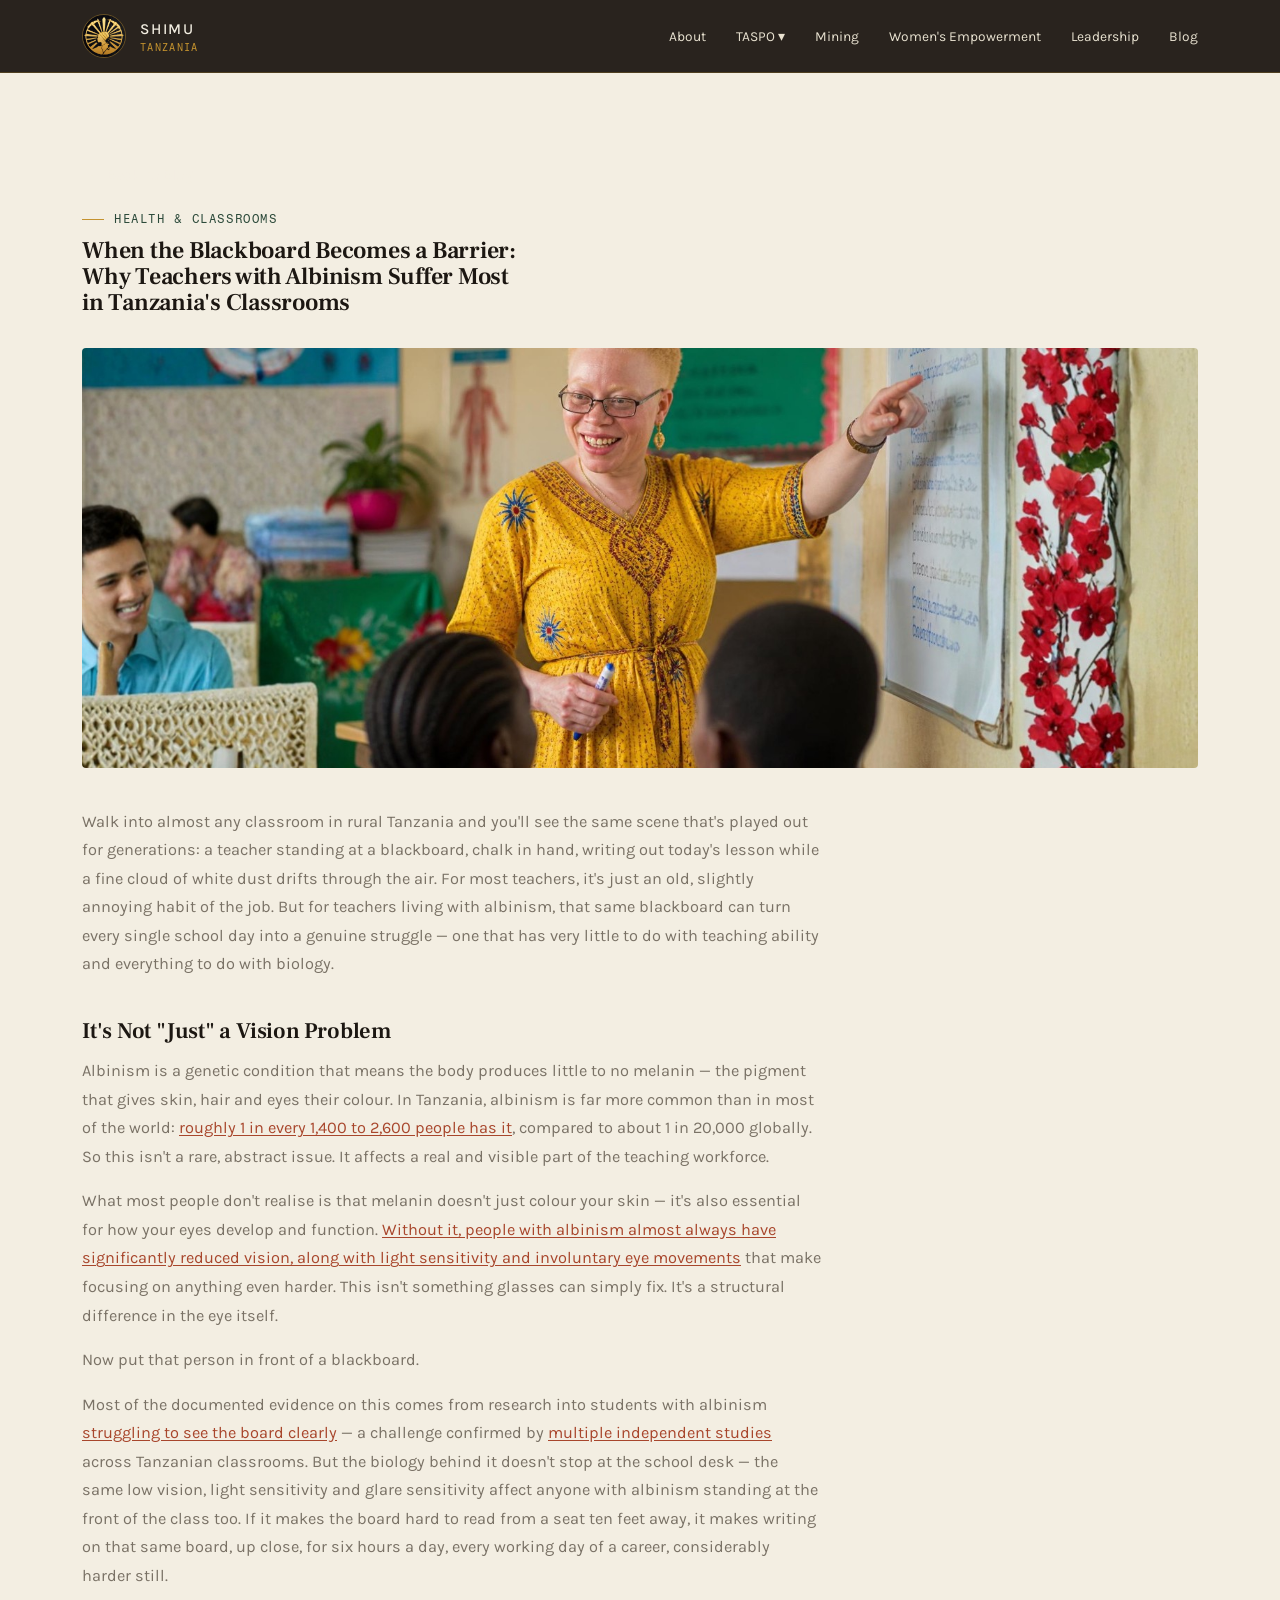
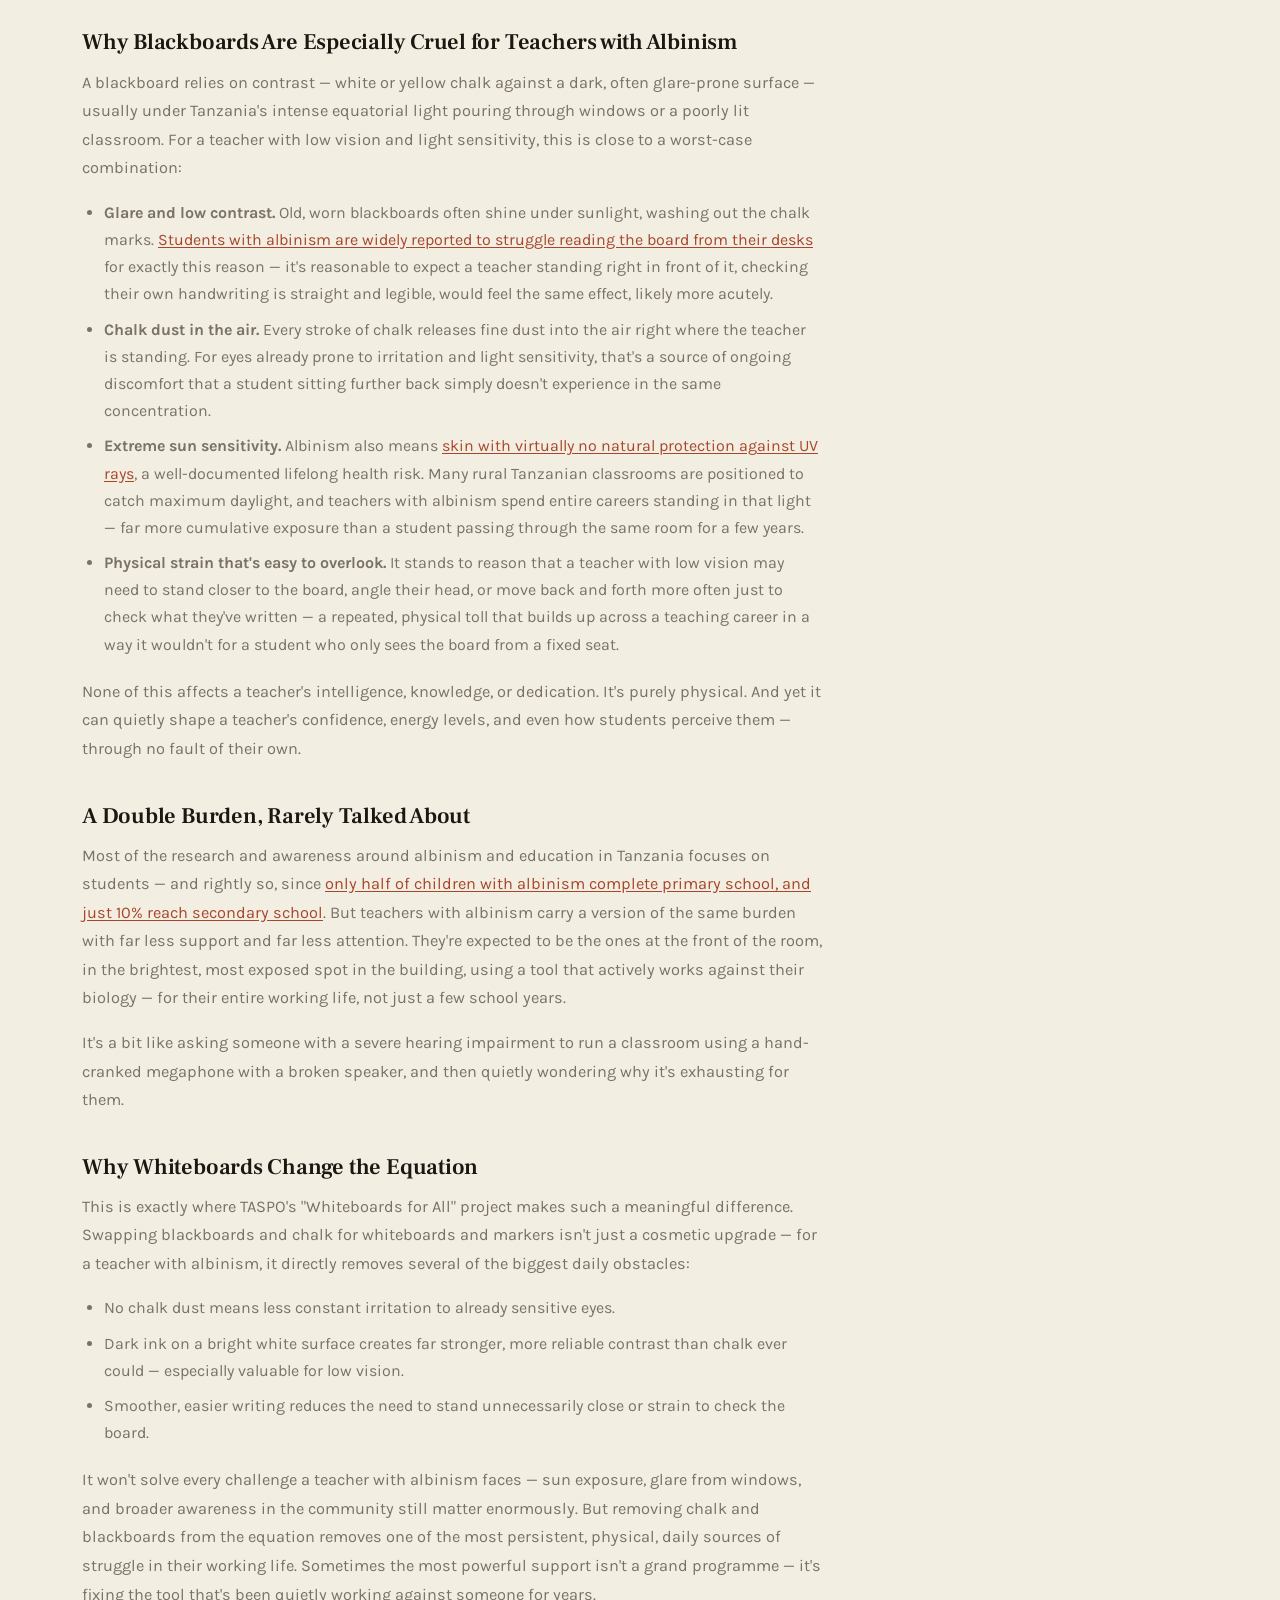
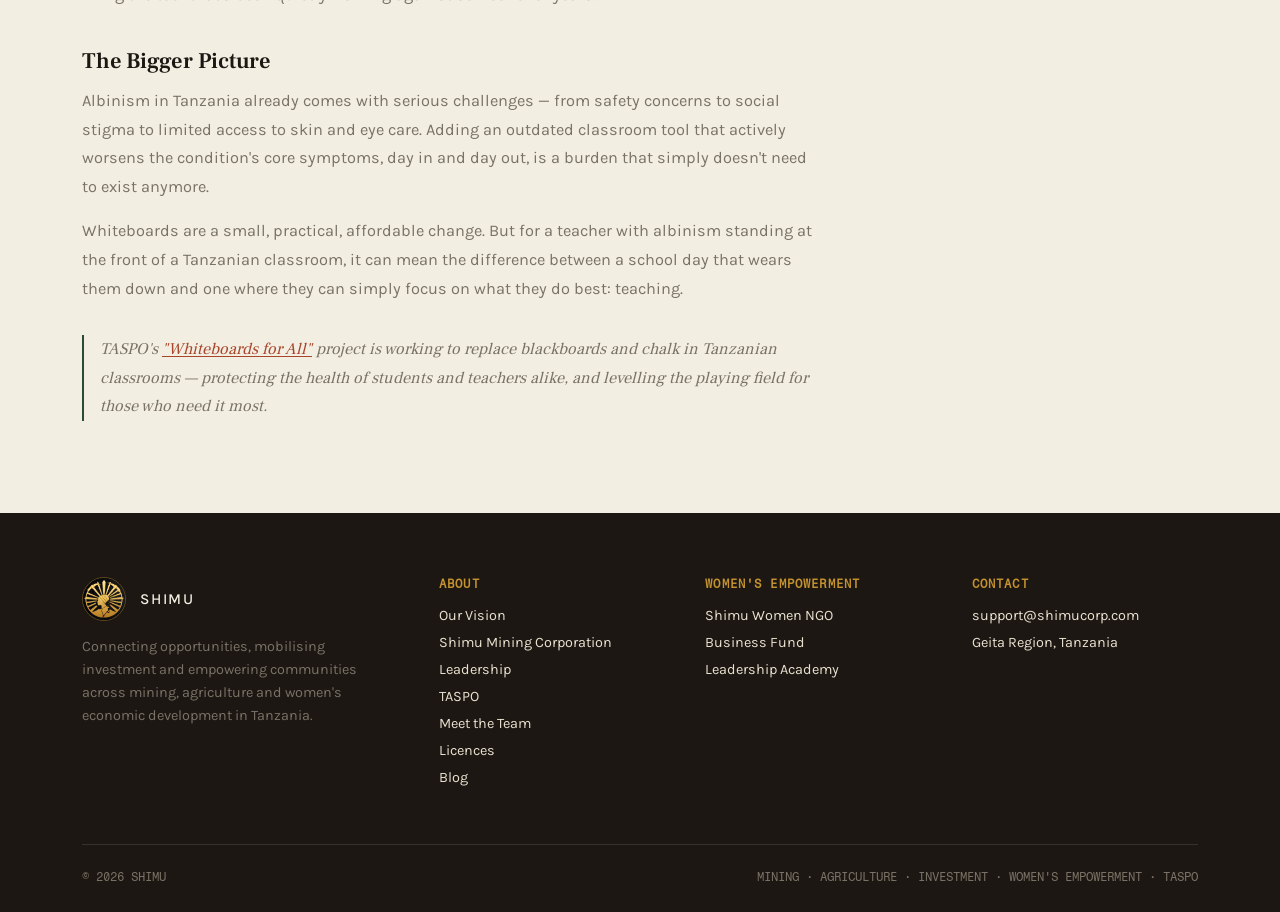
<file: blog-teacher-whiteboard.html>
<!DOCTYPE html>
<html lang="en">
<head>
<meta charset="UTF-8">
<meta name="viewport" content="width=device-width, initial-scale=1.0">
<title>When the Blackboard Becomes a Barrier — Blog | Shimu</title>
<meta name="description" content="Why teachers with albinism suffer most from Tanzania's blackboards and chalk, and how TASPO's Whiteboards for All project is changing that.">
<link rel="preconnect" href="https://fonts.googleapis.com">
<link rel="preconnect" href="https://fonts.gstatic.com" crossorigin>
<link href="https://fonts.googleapis.com/css2?family=Frank+Ruhl+Libre:wght@400;500;600;700;900&family=Karla:wght@400;500;600;700&family=Fragment+Mono&display=swap" rel="stylesheet">
<link rel="stylesheet" href="css/styles.css">
</head>
<body>

<header>
  <div class="nav">
    <a href="index.html" class="brand">
      <img class="brand-mark" src="images/shimu-logo-mark.png" alt="Shimu emblem">
      <span class="brand-text">Shimu<span>TANZANIA</span></span>
    </a>
    <nav class="navlinks">
      <a href="index.html#about">About</a>
      <div class="nav-dropdown">
        <a href="https://www.taspo.org/" target="_blank" rel="noopener">TASPO ▾</a>
        <div class="nav-dropdown-menu">
          <a href="team.html">Team</a>
          <a href="licences.html">Licences</a>
        </div>
      </div>
      <a href="index.html#mining">Mining</a>
      <a href="index.html#women">Women's Empowerment</a>
      <a href="index.html#leadership">Leadership</a>
      <a href="blog.html">Blog</a>
    </nav>
    <button class="burger" aria-label="Open menu">MENU</button>
  </div>
</header>

<section class="section">
  <div class="wrap">
    <a href="blog.html" class="btn-ghost">← Back to Blog</a>
    <div class="eyebrow" style="color:var(--forest); margin-top:28px;">Health &amp; Classrooms</div>
    <h2 style="margin-top:12px; max-width:32ch;">When the Blackboard Becomes a Barrier: Why Teachers with Albinism Suffer Most in Tanzania's Classrooms</h2>

    <img class="taspo-project-photo" src="images/taspo-teacher-whiteboard-blog.jpg" alt="A teacher with albinism pointing at a whiteboard while teaching a Tanzanian classroom" style="margin-top:32px;">

    <div class="split-copy blog-post" style="max-width:74ch; margin-top:32px;">
      <p>Walk into almost any classroom in rural Tanzania and you'll see the same scene that's played out for generations: a teacher standing at a blackboard, chalk in hand, writing out today's lesson while a fine cloud of white dust drifts through the air. For most teachers, it's just an old, slightly annoying habit of the job. But for teachers living with albinism, that same blackboard can turn every single school day into a genuine struggle — one that has very little to do with teaching ability and everything to do with biology.</p>

      <h3>It's Not "Just" a Vision Problem</h3>
      <p>Albinism is a genetic condition that means the body produces little to no melanin — the pigment that gives skin, hair and eyes their colour. In Tanzania, albinism is far more common than in most of the world: <a href="https://theconversation.com/teachers-can-do-a-great-deal-to-help-children-with-albinism-thrive-60940" target="_blank" rel="noopener">roughly 1 in every 1,400 to 2,600 people has it</a>, compared to about 1 in 20,000 globally. So this isn't a rare, abstract issue. It affects a real and visible part of the teaching workforce.</p>
      <p>What most people don't realise is that melanin doesn't just colour your skin — it's also essential for how your eyes develop and function. <a href="https://theconversation.com/teachers-can-do-a-great-deal-to-help-children-with-albinism-thrive-60940" target="_blank" rel="noopener">Without it, people with albinism almost always have significantly reduced vision, along with light sensitivity and involuntary eye movements</a> that make focusing on anything even harder. This isn't something glasses can simply fix. It's a structural difference in the eye itself.</p>
      <p>Now put that person in front of a blackboard.</p>
      <p>Most of the documented evidence on this comes from research into students with albinism <a href="https://www.hrw.org/news/2019/02/09/it-felt-punishment-growing-albinism-tanzania" target="_blank" rel="noopener">struggling to see the board clearly</a> — a challenge confirmed by <a href="https://www.ijern.com/journal/2015/June-2015/32.pdf" target="_blank" rel="noopener">multiple independent studies</a> across Tanzanian classrooms. But the biology behind it doesn't stop at the school desk — the same low vision, light sensitivity and glare sensitivity affect anyone with albinism standing at the front of the class too. If it makes the board hard to read from a seat ten feet away, it makes writing on that same board, up close, for six hours a day, every working day of a career, considerably harder still.</p>

      <h3>Why Blackboards Are Especially Cruel for Teachers with Albinism</h3>
      <p>A blackboard relies on contrast — white or yellow chalk against a dark, often glare-prone surface — usually under Tanzania's intense equatorial light pouring through windows or a poorly lit classroom. For a teacher with low vision and light sensitivity, this is close to a worst-case combination:</p>
      <ul>
        <li><strong>Glare and low contrast.</strong> Old, worn blackboards often shine under sunlight, washing out the chalk marks. <a href="https://www.perkins.org/resource/including-students-albinism/" target="_blank" rel="noopener">Students with albinism are widely reported to struggle reading the board from their desks</a> for exactly this reason — it's reasonable to expect a teacher standing right in front of it, checking their own handwriting is straight and legible, would feel the same effect, likely more acutely.</li>
        <li><strong>Chalk dust in the air.</strong> Every stroke of chalk releases fine dust into the air right where the teacher is standing. For eyes already prone to irritation and light sensitivity, that's a source of ongoing discomfort that a student sitting further back simply doesn't experience in the same concentration.</li>
        <li><strong>Extreme sun sensitivity.</strong> Albinism also means <a href="https://theconversation.com/teachers-can-do-a-great-deal-to-help-children-with-albinism-thrive-60940" target="_blank" rel="noopener">skin with virtually no natural protection against UV rays</a>, a well-documented lifelong health risk. Many rural Tanzanian classrooms are positioned to catch maximum daylight, and teachers with albinism spend entire careers standing in that light — far more cumulative exposure than a student passing through the same room for a few years.</li>
        <li><strong>Physical strain that's easy to overlook.</strong> It stands to reason that a teacher with low vision may need to stand closer to the board, angle their head, or move back and forth more often just to check what they've written — a repeated, physical toll that builds up across a teaching career in a way it wouldn't for a student who only sees the board from a fixed seat.</li>
      </ul>
      <p>None of this affects a teacher's intelligence, knowledge, or dedication. It's purely physical. And yet it can quietly shape a teacher's confidence, energy levels, and even how students perceive them — through no fault of their own.</p>

      <h3>A Double Burden, Rarely Talked About</h3>
      <p>Most of the research and awareness around albinism and education in Tanzania focuses on students — and rightly so, since <a href="https://www.thecitizen.co.tz/magazine/success/-Education-struggles-of-children-with-albinism/1843788-4880794-s5xloaz/index.html" target="_blank" rel="noopener">only half of children with albinism complete primary school, and just 10% reach secondary school</a>. But teachers with albinism carry a version of the same burden with far less support and far less attention. They're expected to be the ones at the front of the room, in the brightest, most exposed spot in the building, using a tool that actively works against their biology — for their entire working life, not just a few school years.</p>
      <p>It's a bit like asking someone with a severe hearing impairment to run a classroom using a hand-cranked megaphone with a broken speaker, and then quietly wondering why it's exhausting for them.</p>

      <h3>Why Whiteboards Change the Equation</h3>
      <p>This is exactly where TASPO's "Whiteboards for All" project makes such a meaningful difference. Swapping blackboards and chalk for whiteboards and markers isn't just a cosmetic upgrade — for a teacher with albinism, it directly removes several of the biggest daily obstacles:</p>
      <ul>
        <li>No chalk dust means less constant irritation to already sensitive eyes.</li>
        <li>Dark ink on a bright white surface creates far stronger, more reliable contrast than chalk ever could — especially valuable for low vision.</li>
        <li>Smoother, easier writing reduces the need to stand unnecessarily close or strain to check the board.</li>
      </ul>
      <p>It won't solve every challenge a teacher with albinism faces — sun exposure, glare from windows, and broader awareness in the community still matter enormously. But removing chalk and blackboards from the equation removes one of the most persistent, physical, daily sources of struggle in their working life. Sometimes the most powerful support isn't a grand programme — it's fixing the tool that's been quietly working against someone for years.</p>

      <h3>The Bigger Picture</h3>
      <p>Albinism in Tanzania already comes with serious challenges — from safety concerns to social stigma to limited access to skin and eye care. Adding an outdated classroom tool that actively worsens the condition's core symptoms, day in and day out, is a burden that simply doesn't need to exist anymore.</p>
      <p>Whiteboards are a small, practical, affordable change. But for a teacher with albinism standing at the front of a Tanzanian classroom, it can mean the difference between a school day that wears them down and one where they can simply focus on what they do best: teaching.</p>

      <p class="tag-line" style="border-left-color:var(--forest); margin-top:32px;">TASPO's <a href="https://www.taspo.org/whiteboards" target="_blank" rel="noopener">"Whiteboards for All"</a> project is working to replace blackboards and chalk in Tanzanian classrooms — protecting the health of students and teachers alike, and levelling the playing field for those who need it most.</p>
    </div>
  </div>
</section>

<footer>
  <div class="wrap">
    <div class="footer-grid">
      <div class="footer-brand">
        <div class="brand">
          <img class="brand-mark" src="images/shimu-logo-mark.png" alt="Shimu emblem">
          <span class="brand-text">Shimu</span>
        </div>
        <p>Connecting opportunities, mobilising investment and empowering communities across mining, agriculture and women's economic development in Tanzania.</p>
      </div>
      <div>
        <h5>About</h5>
        <ul>
          <li><a href="index.html#about">Our Vision</a></li>
          <li><a href="index.html#mining">Shimu Mining Corporation</a></li>
          <li><a href="index.html#leadership">Leadership</a></li>
          <li><a href="https://www.taspo.org/" target="_blank" rel="noopener">TASPO</a></li>
          <li><a href="team.html">Meet the Team</a></li>
          <li><a href="licences.html">Licences</a></li>
          <li><a href="blog.html">Blog</a></li>
        </ul>
      </div>
      <div>
        <h5>Women's Empowerment</h5>
        <ul>
          <li><a href="index.html#women">Shimu Women NGO</a></li>
          <li><a href="index.html#women">Business Fund</a></li>
          <li><a href="index.html#women">Leadership Academy</a></li>
        </ul>
      </div>
      <div>
        <h5>Contact</h5>
        <ul>
          <li><a href="mailto:support@shimucorp.com">support@shimucorp.com</a></li>
          <li><a href="index.html#contact">Geita Region, Tanzania</a></li>
        </ul>
      </div>
    </div>
    <div class="footer-bottom">
      <span>© 2026 SHIMU</span>
      <span>MINING · AGRICULTURE · INVESTMENT · WOMEN'S EMPOWERMENT · TASPO</span>
    </div>
  </div>
</footer>

<script src="js/main.js" defer></script>
</body>
</html>
</file>
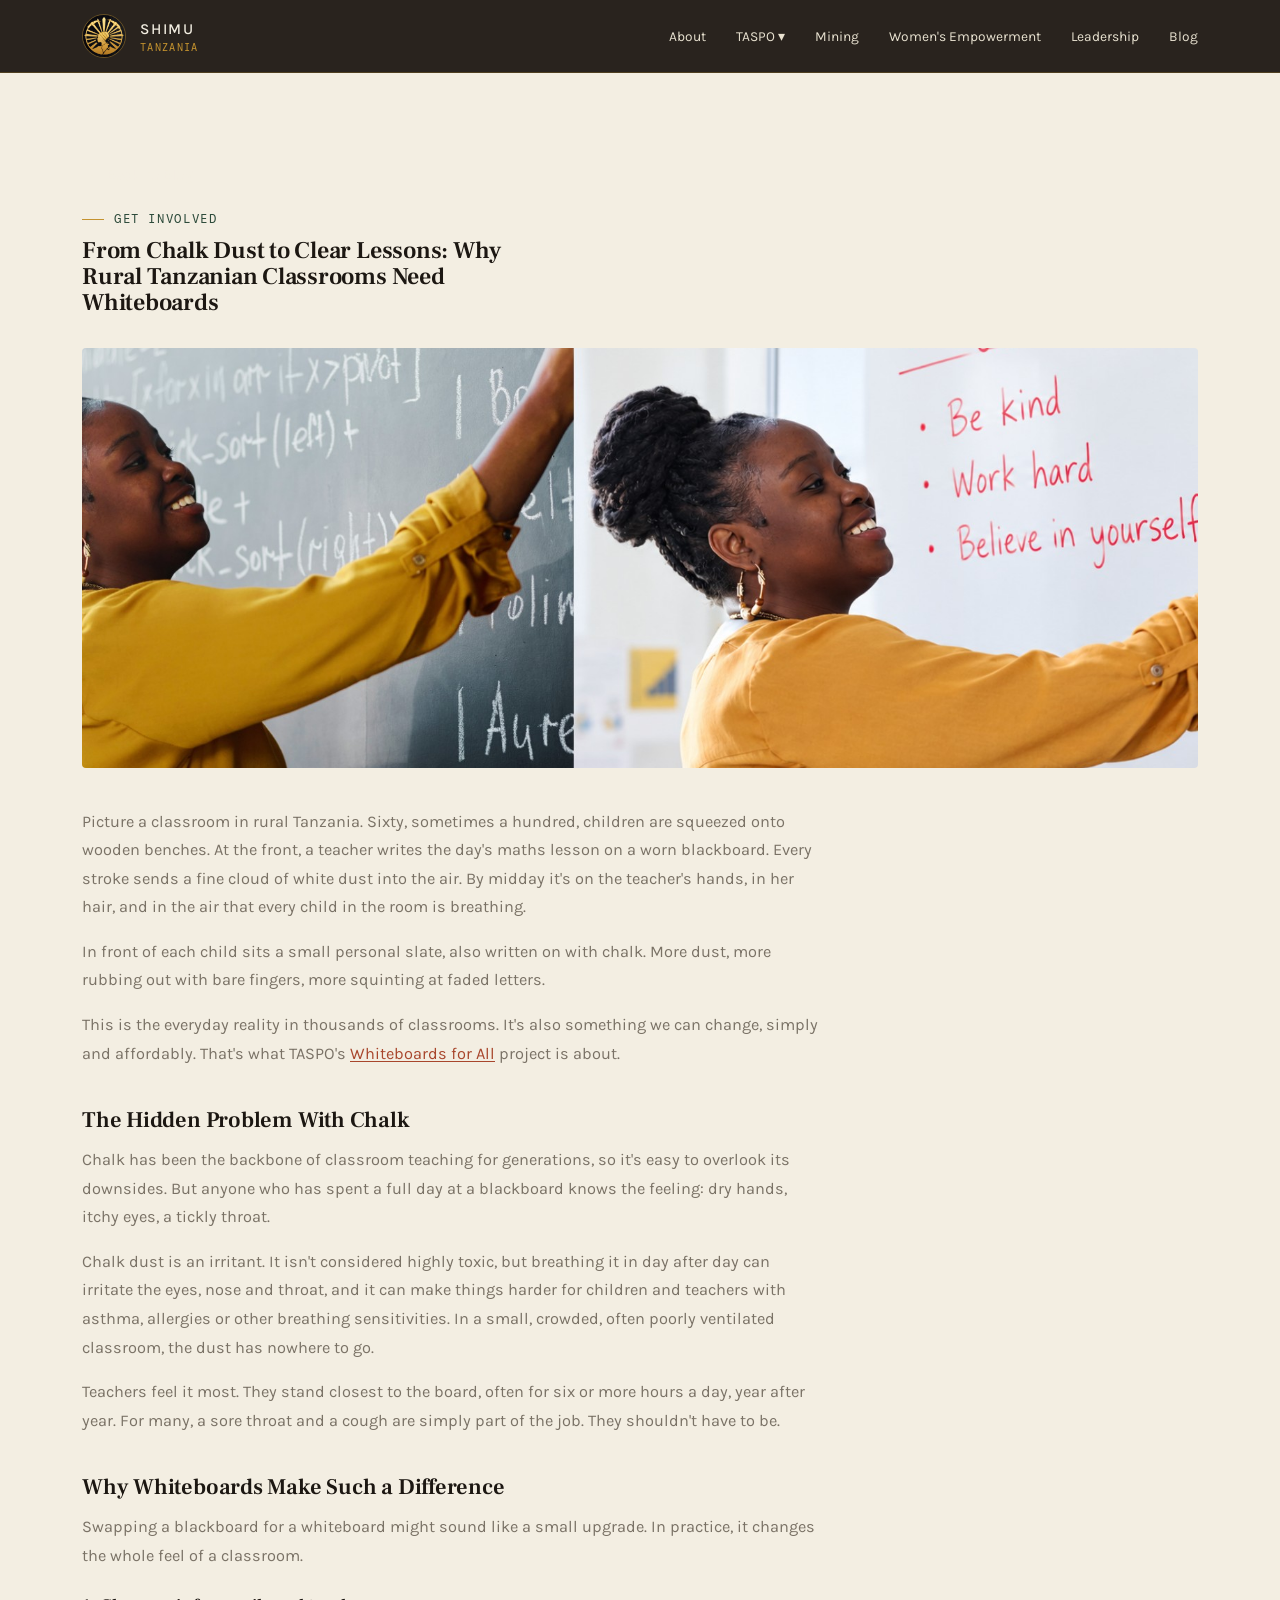
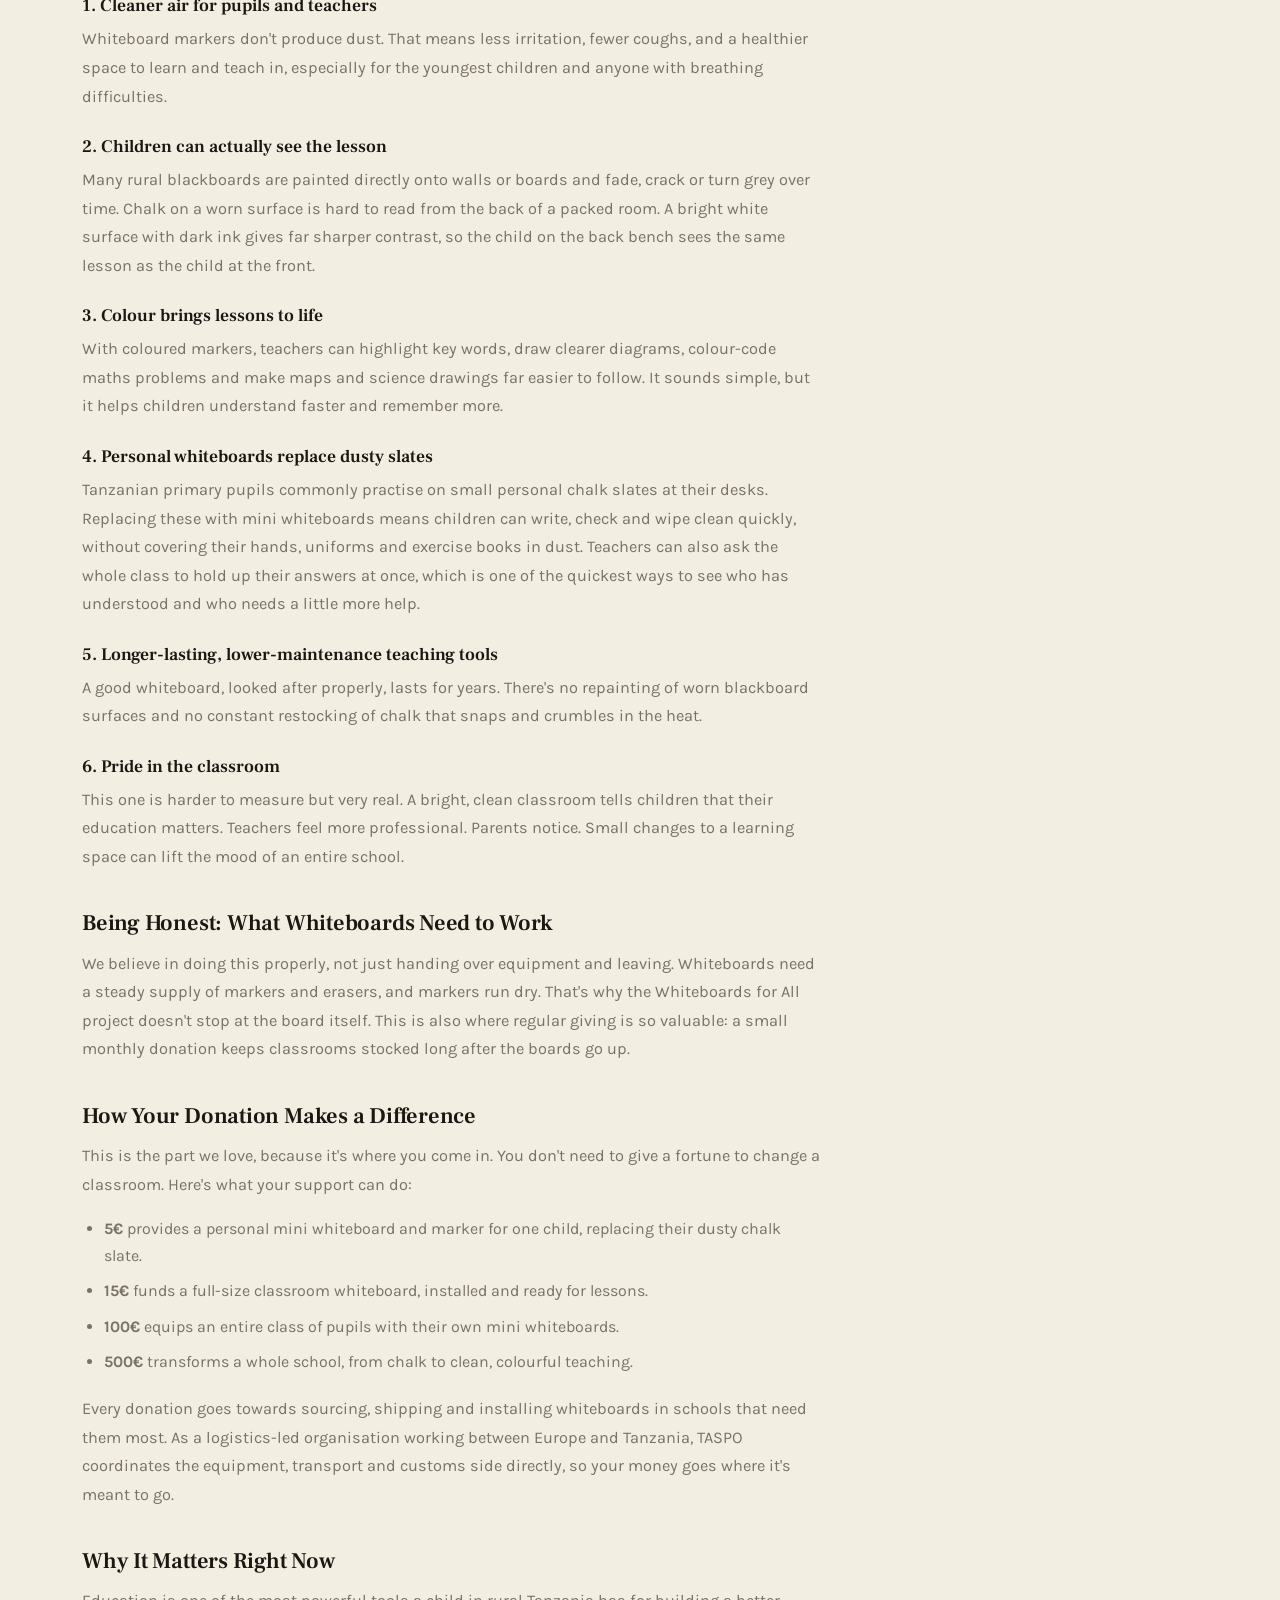
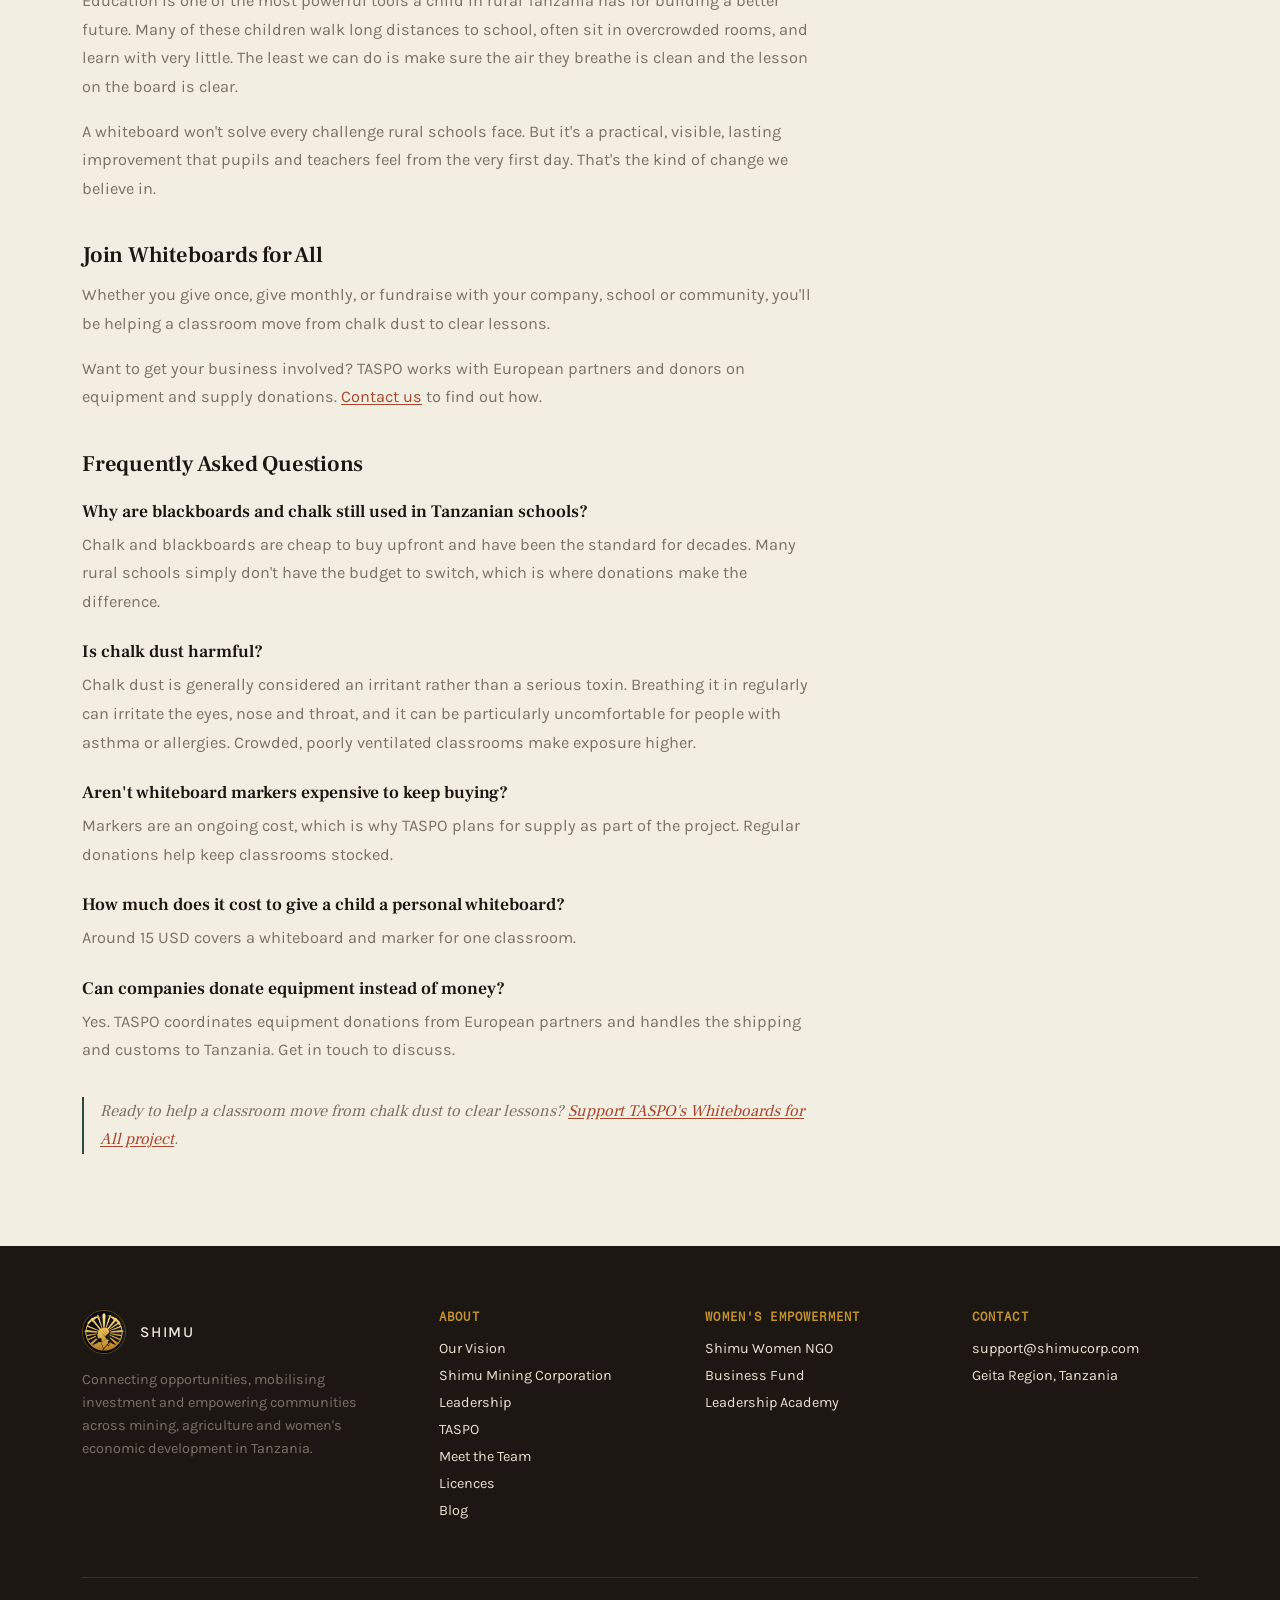
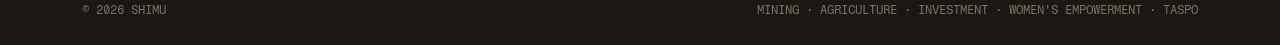
<file: blog-whiteboards-rural-tanzania-classrooms.html>
<!DOCTYPE html>
<html lang="en">
<head>
<meta charset="UTF-8">
<meta name="viewport" content="width=device-width, initial-scale=1.0">
<title>From Chalk Dust to Clear Lessons — Blog | Shimu</title>
<meta name="description" content="Why swapping chalk and blackboards for whiteboards gives Tanzanian pupils cleaner air, clearer lessons and a better start, and how your donation to TASPO helps.">
<link rel="preconnect" href="https://fonts.googleapis.com">
<link rel="preconnect" href="https://fonts.gstatic.com" crossorigin>
<link href="https://fonts.googleapis.com/css2?family=Frank+Ruhl+Libre:wght@400;500;600;700;900&family=Karla:wght@400;500;600;700&family=Fragment+Mono&display=swap" rel="stylesheet">
<link rel="stylesheet" href="css/styles.css">
</head>
<body>

<header>
  <div class="nav">
    <a href="index.html" class="brand">
      <img class="brand-mark" src="images/shimu-logo-mark.png" alt="Shimu emblem">
      <span class="brand-text">Shimu<span>TANZANIA</span></span>
    </a>
    <nav class="navlinks">
      <a href="index.html#about">About</a>
      <div class="nav-dropdown">
        <a href="https://www.taspo.org/" target="_blank" rel="noopener">TASPO ▾</a>
        <div class="nav-dropdown-menu">
          <a href="team.html">Team</a>
          <a href="licences.html">Licences</a>
        </div>
      </div>
      <a href="index.html#mining">Mining</a>
      <a href="index.html#women">Women's Empowerment</a>
      <a href="index.html#leadership">Leadership</a>
      <a href="blog.html">Blog</a>
    </nav>
    <button class="burger" aria-label="Open menu">MENU</button>
  </div>
</header>

<section class="section">
  <div class="wrap">
    <a href="blog.html" class="btn-ghost">← Back to Blog</a>
    <div class="eyebrow" style="color:var(--forest); margin-top:28px;">Get Involved</div>
    <h2 style="margin-top:12px; max-width:32ch;">From Chalk Dust to Clear Lessons: Why Rural Tanzanian Classrooms Need Whiteboards</h2>

    <img class="taspo-project-photo" src="images/taspo-whiteboards-donation-blog.jpg" alt="Side-by-side of a teacher writing on a chalk blackboard and on a whiteboard" style="margin-top:32px;">

    <div class="split-copy blog-post" style="max-width:74ch; margin-top:32px;">
      <p>Picture a classroom in rural Tanzania. Sixty, sometimes a hundred, children are squeezed onto wooden benches. At the front, a teacher writes the day's maths lesson on a worn blackboard. Every stroke sends a fine cloud of white dust into the air. By midday it's on the teacher's hands, in her hair, and in the air that every child in the room is breathing.</p>
      <p>In front of each child sits a small personal slate, also written on with chalk. More dust, more rubbing out with bare fingers, more squinting at faded letters.</p>
      <p>This is the everyday reality in thousands of classrooms. It's also something we can change, simply and affordably. That's what TASPO's <a href="https://www.taspo.org/whiteboards" target="_blank" rel="noopener">Whiteboards for All</a> project is about.</p>

      <h3>The Hidden Problem With Chalk</h3>
      <p>Chalk has been the backbone of classroom teaching for generations, so it's easy to overlook its downsides. But anyone who has spent a full day at a blackboard knows the feeling: dry hands, itchy eyes, a tickly throat.</p>
      <p>Chalk dust is an irritant. It isn't considered highly toxic, but breathing it in day after day can irritate the eyes, nose and throat, and it can make things harder for children and teachers with asthma, allergies or other breathing sensitivities. In a small, crowded, often poorly ventilated classroom, the dust has nowhere to go.</p>
      <p>Teachers feel it most. They stand closest to the board, often for six or more hours a day, year after year. For many, a sore throat and a cough are simply part of the job. They shouldn't have to be.</p>

      <h3>Why Whiteboards Make Such a Difference</h3>
      <p>Swapping a blackboard for a whiteboard might sound like a small upgrade. In practice, it changes the whole feel of a classroom.</p>

      <h4>1. Cleaner air for pupils and teachers</h4>
      <p>Whiteboard markers don't produce dust. That means less irritation, fewer coughs, and a healthier space to learn and teach in, especially for the youngest children and anyone with breathing difficulties.</p>

      <h4>2. Children can actually see the lesson</h4>
      <p>Many rural blackboards are painted directly onto walls or boards and fade, crack or turn grey over time. Chalk on a worn surface is hard to read from the back of a packed room. A bright white surface with dark ink gives far sharper contrast, so the child on the back bench sees the same lesson as the child at the front.</p>

      <h4>3. Colour brings lessons to life</h4>
      <p>With coloured markers, teachers can highlight key words, draw clearer diagrams, colour-code maths problems and make maps and science drawings far easier to follow. It sounds simple, but it helps children understand faster and remember more.</p>

      <h4>4. Personal whiteboards replace dusty slates</h4>
      <p>Tanzanian primary pupils commonly practise on small personal chalk slates at their desks. Replacing these with mini whiteboards means children can write, check and wipe clean quickly, without covering their hands, uniforms and exercise books in dust. Teachers can also ask the whole class to hold up their answers at once, which is one of the quickest ways to see who has understood and who needs a little more help.</p>

      <h4>5. Longer-lasting, lower-maintenance teaching tools</h4>
      <p>A good whiteboard, looked after properly, lasts for years. There's no repainting of worn blackboard surfaces and no constant restocking of chalk that snaps and crumbles in the heat.</p>

      <h4>6. Pride in the classroom</h4>
      <p>This one is harder to measure but very real. A bright, clean classroom tells children that their education matters. Teachers feel more professional. Parents notice. Small changes to a learning space can lift the mood of an entire school.</p>

      <h3>Being Honest: What Whiteboards Need to Work</h3>
      <p>We believe in doing this properly, not just handing over equipment and leaving. Whiteboards need a steady supply of markers and erasers, and markers run dry. That's why the Whiteboards for All project doesn't stop at the board itself. This is also where regular giving is so valuable: a small monthly donation keeps classrooms stocked long after the boards go up.</p>

      <h3>How Your Donation Makes a Difference</h3>
      <p>This is the part we love, because it's where you come in. You don't need to give a fortune to change a classroom. Here's what your support can do:</p>
      <ul>
        <li><strong>5€</strong> provides a personal mini whiteboard and marker for one child, replacing their dusty chalk slate.</li>
        <li><strong>15€</strong> funds a full-size classroom whiteboard, installed and ready for lessons.</li>
        <li><strong>100€</strong> equips an entire class of pupils with their own mini whiteboards.</li>
        <li><strong>500€</strong> transforms a whole school, from chalk to clean, colourful teaching.</li>
      </ul>
      <p>Every donation goes towards sourcing, shipping and installing whiteboards in schools that need them most. As a logistics-led organisation working between Europe and Tanzania, TASPO coordinates the equipment, transport and customs side directly, so your money goes where it's meant to go.</p>

      <h3>Why It Matters Right Now</h3>
      <p>Education is one of the most powerful tools a child in rural Tanzania has for building a better future. Many of these children walk long distances to school, often sit in overcrowded rooms, and learn with very little. The least we can do is make sure the air they breathe is clean and the lesson on the board is clear.</p>
      <p>A whiteboard won't solve every challenge rural schools face. But it's a practical, visible, lasting improvement that pupils and teachers feel from the very first day. That's the kind of change we believe in.</p>

      <h3>Join Whiteboards for All</h3>
      <p>Whether you give once, give monthly, or fundraise with your company, school or community, you'll be helping a classroom move from chalk dust to clear lessons.</p>
      <p>Want to get your business involved? TASPO works with European partners and donors on equipment and supply donations. <a href="mailto:support@shimucorp.com?subject=Whiteboards%20for%20All%20-%20business%20partnership">Contact us</a> to find out how.</p>

      <h3>Frequently Asked Questions</h3>
      <h4>Why are blackboards and chalk still used in Tanzanian schools?</h4>
      <p>Chalk and blackboards are cheap to buy upfront and have been the standard for decades. Many rural schools simply don't have the budget to switch, which is where donations make the difference.</p>
      <h4>Is chalk dust harmful?</h4>
      <p>Chalk dust is generally considered an irritant rather than a serious toxin. Breathing it in regularly can irritate the eyes, nose and throat, and it can be particularly uncomfortable for people with asthma or allergies. Crowded, poorly ventilated classrooms make exposure higher.</p>
      <h4>Aren't whiteboard markers expensive to keep buying?</h4>
      <p>Markers are an ongoing cost, which is why TASPO plans for supply as part of the project. Regular donations help keep classrooms stocked.</p>
      <h4>How much does it cost to give a child a personal whiteboard?</h4>
      <p>Around 15 USD covers a whiteboard and marker for one classroom.</p>
      <h4>Can companies donate equipment instead of money?</h4>
      <p>Yes. TASPO coordinates equipment donations from European partners and handles the shipping and customs to Tanzania. Get in touch to discuss.</p>

      <p class="tag-line" style="border-left-color:var(--forest); margin-top:32px;">Ready to help a classroom move from chalk dust to clear lessons? <a href="https://www.taspo.org/donate" target="_blank" rel="noopener">Support TASPO's Whiteboards for All project</a>.</p>
    </div>
  </div>
</section>

<footer>
  <div class="wrap">
    <div class="footer-grid">
      <div class="footer-brand">
        <div class="brand">
          <img class="brand-mark" src="images/shimu-logo-mark.png" alt="Shimu emblem">
          <span class="brand-text">Shimu</span>
        </div>
        <p>Connecting opportunities, mobilising investment and empowering communities across mining, agriculture and women's economic development in Tanzania.</p>
      </div>
      <div>
        <h5>About</h5>
        <ul>
          <li><a href="index.html#about">Our Vision</a></li>
          <li><a href="index.html#mining">Shimu Mining Corporation</a></li>
          <li><a href="index.html#leadership">Leadership</a></li>
          <li><a href="https://www.taspo.org/" target="_blank" rel="noopener">TASPO</a></li>
          <li><a href="team.html">Meet the Team</a></li>
          <li><a href="licences.html">Licences</a></li>
          <li><a href="blog.html">Blog</a></li>
        </ul>
      </div>
      <div>
        <h5>Women's Empowerment</h5>
        <ul>
          <li><a href="index.html#women">Shimu Women NGO</a></li>
          <li><a href="index.html#women">Business Fund</a></li>
          <li><a href="index.html#women">Leadership Academy</a></li>
        </ul>
      </div>
      <div>
        <h5>Contact</h5>
        <ul>
          <li><a href="mailto:support@shimucorp.com">support@shimucorp.com</a></li>
          <li><a href="index.html#contact">Geita Region, Tanzania</a></li>
        </ul>
      </div>
    </div>
    <div class="footer-bottom">
      <span>© 2026 SHIMU</span>
      <span>MINING · AGRICULTURE · INVESTMENT · WOMEN'S EMPOWERMENT · TASPO</span>
    </div>
  </div>
</footer>

<script src="js/main.js" defer></script>
</body>
</html>
</file>
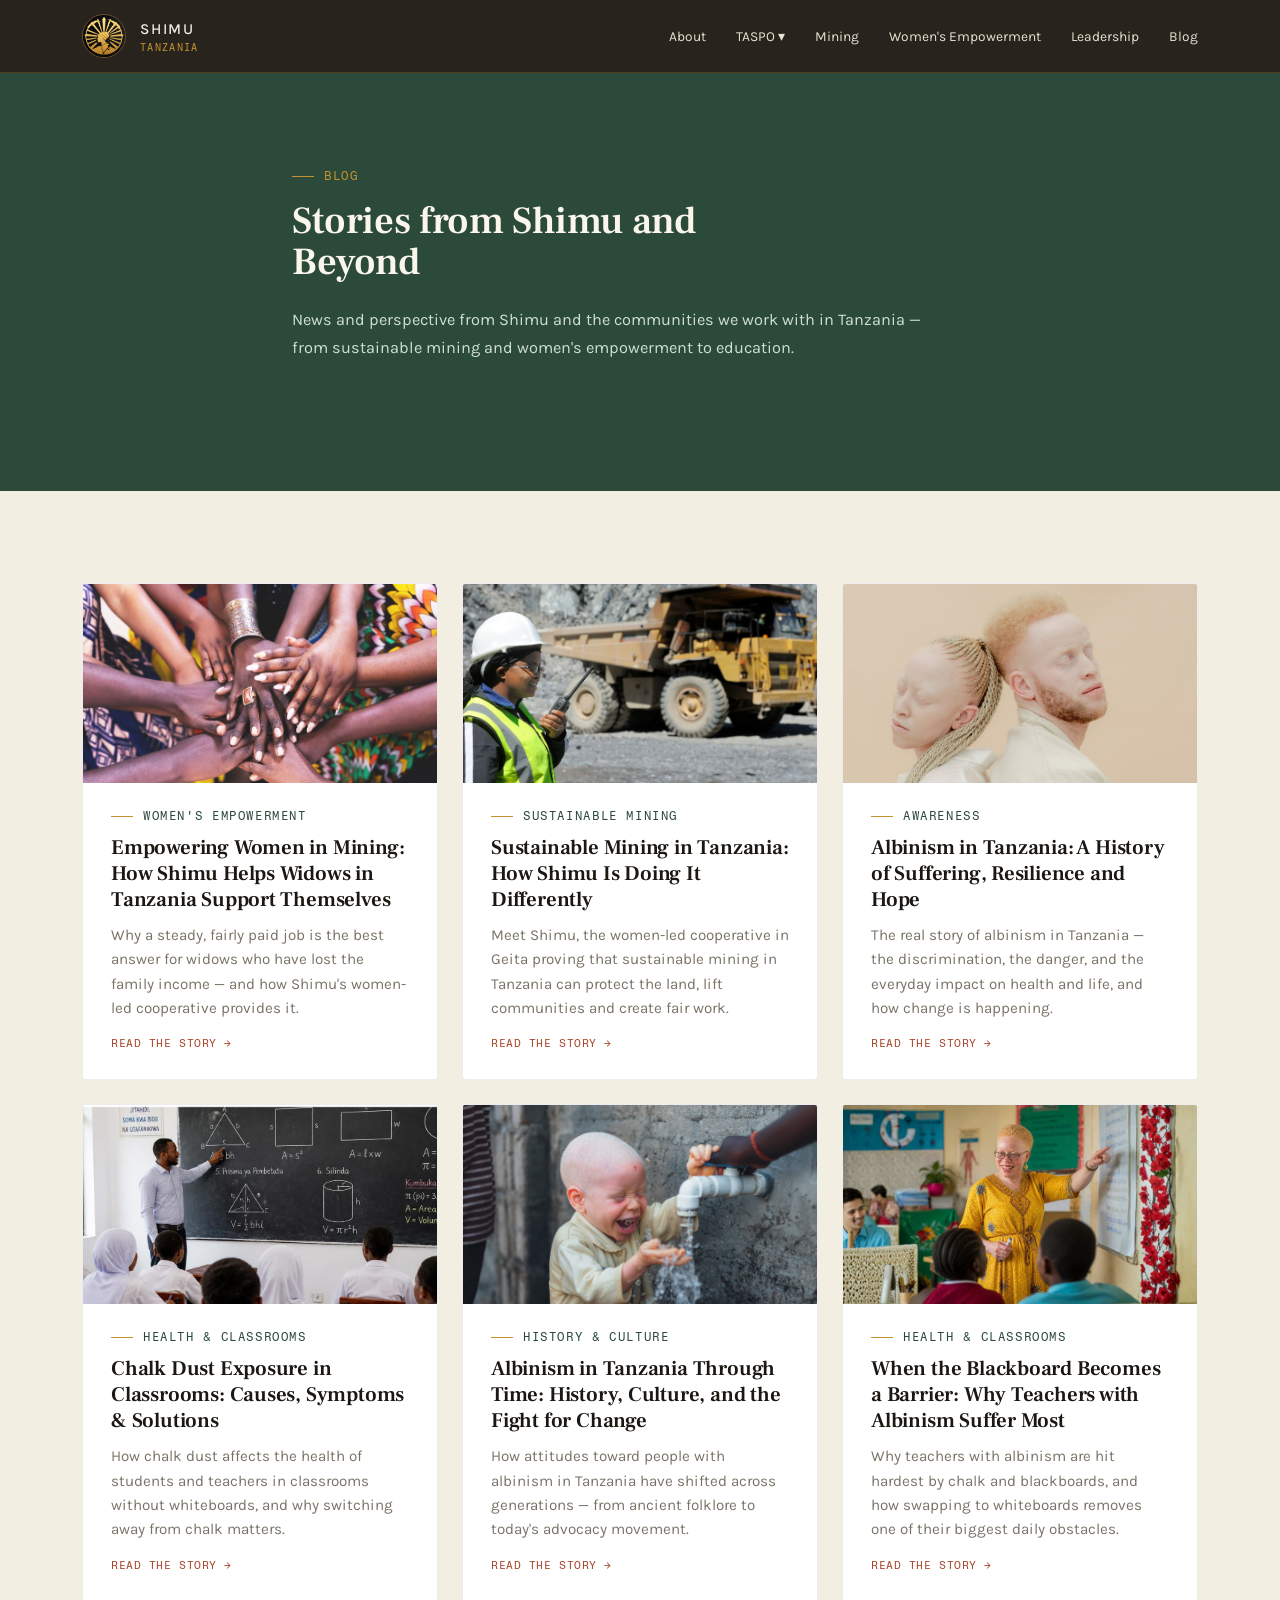
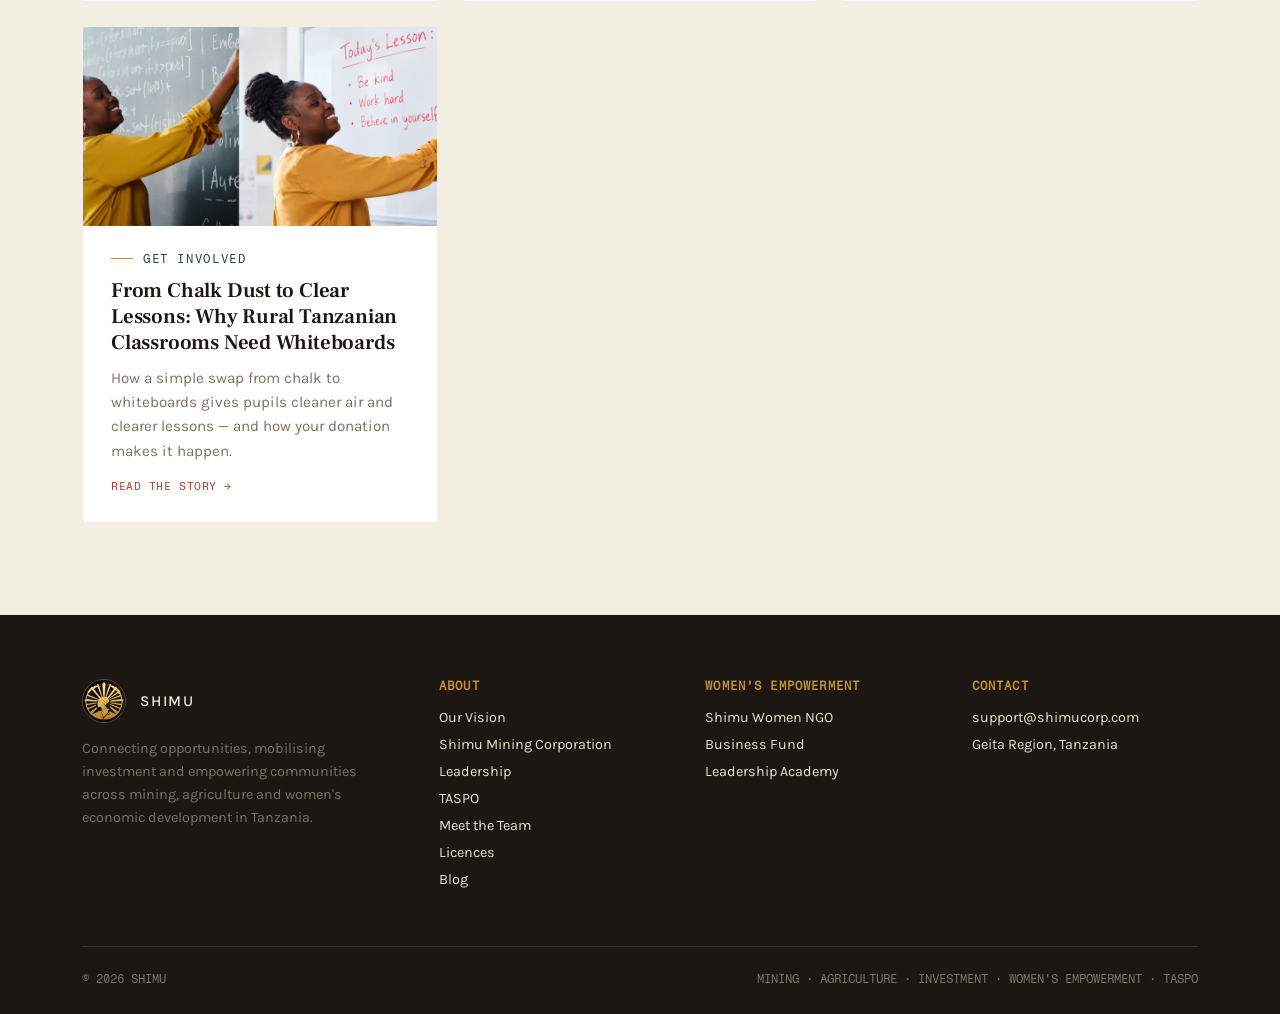
<file: blog.html>
<!DOCTYPE html>
<html lang="en">
<head>
<meta charset="UTF-8">
<meta name="viewport" content="width=device-width, initial-scale=1.0">
<title>Blog | Shimu</title>
<meta name="description" content="News and perspective from Shimu and the communities we work with in Tanzania, from sustainable mining and women's empowerment to education.">
<link rel="preconnect" href="https://fonts.googleapis.com">
<link rel="preconnect" href="https://fonts.gstatic.com" crossorigin>
<link href="https://fonts.googleapis.com/css2?family=Frank+Ruhl+Libre:wght@400;500;600;700;900&family=Karla:wght@400;500;600;700&family=Fragment+Mono&display=swap" rel="stylesheet">
<link rel="stylesheet" href="css/styles.css">
</head>
<body>

<header>
  <div class="nav">
    <a href="index.html" class="brand">
      <img class="brand-mark" src="images/shimu-logo-mark.png" alt="Shimu emblem">
      <span class="brand-text">Shimu<span>TANZANIA</span></span>
    </a>
    <nav class="navlinks">
      <a href="index.html#about">About</a>
      <div class="nav-dropdown">
        <a href="https://www.taspo.org/" target="_blank" rel="noopener">TASPO ▾</a>
        <div class="nav-dropdown-menu">
          <a href="team.html">Team</a>
          <a href="licences.html">Licences</a>
        </div>
      </div>
      <a href="index.html#mining">Mining</a>
      <a href="index.html#women">Women's Empowerment</a>
      <a href="index.html#leadership">Leadership</a>
      <a href="blog.html">Blog</a>
    </nav>
    <button class="burger" aria-label="Open menu">MENU</button>
  </div>
</header>

<section class="taspo-band">
  <div class="wrap taspo-copy">
    <div class="eyebrow">Blog</div>
    <h2>Stories from Shimu and Beyond</h2>
    <p>News and perspective from Shimu and the communities we work with in Tanzania — from sustainable mining and women's empowerment to education.</p>
  </div>
</section>

<section class="section">
  <div class="wrap">
    <div class="blog-grid">
      <a class="blog-card" href="blog-empowering-women-in-mining-tanzania.html">
        <img src="images/shimu-women-mining-blog.jpg" alt="A circle of women's hands stacked together in solidarity">
        <div class="blog-card-body">
          <div class="eyebrow" style="color:var(--forest);">Women's Empowerment</div>
          <h3>Empowering Women in Mining: How Shimu Helps Widows in Tanzania Support Themselves</h3>
          <p>Why a steady, fairly paid job is the best answer for widows who have lost the family income — and how Shimu's women-led cooperative provides it.</p>
          <span class="read-more-label">Read the story →</span>
        </div>
      </a>
      <a class="blog-card" href="sustainable-mining-tanzania-shimu.html">
        <img src="images/shimu-sustainable-mining-blog.jpg" alt="Women members of Shimu Mining Corporation at work in Geita, Tanzania">
        <div class="blog-card-body">
          <div class="eyebrow" style="color:var(--forest);">Sustainable Mining</div>
          <h3>Sustainable Mining in Tanzania: How Shimu Is Doing It Differently</h3>
          <p>Meet Shimu, the women-led cooperative in Geita proving that sustainable mining in Tanzania can protect the land, lift communities and create fair work.</p>
          <span class="read-more-label">Read the story →</span>
        </div>
      </a>
      <a class="blog-card" href="blog-albinism-in-tanzania.html">
        <img src="images/taspo-albinism-blog.jpg" alt="Two people with albinism standing back to back">
        <div class="blog-card-body">
          <div class="eyebrow" style="color:var(--forest);">Awareness</div>
          <h3>Albinism in Tanzania: A History of Suffering, Resilience and Hope</h3>
          <p>The real story of albinism in Tanzania — the discrimination, the danger, and the everyday impact on health and life, and how change is happening.</p>
          <span class="read-more-label">Read the story →</span>
        </div>
      </a>
      <a class="blog-card" href="blog-chalk-dust-exposure.html">
        <img src="images/taspo-chalk-dust-blog.jpg" alt="A teacher writing on a chalkboard in a Tanzanian classroom">
        <div class="blog-card-body">
          <div class="eyebrow" style="color:var(--forest);">Health &amp; Classrooms</div>
          <h3>Chalk Dust Exposure in Classrooms: Causes, Symptoms &amp; Solutions</h3>
          <p>How chalk dust affects the health of students and teachers in classrooms without whiteboards, and why switching away from chalk matters.</p>
          <span class="read-more-label">Read the story →</span>
        </div>
      </a>
      <a class="blog-card" href="blog-albinism-through-time.html">
        <img src="images/taspo-albinism-through-time-blog.jpg" alt="A young child with albinism laughing while washing hands at an outdoor tap">
        <div class="blog-card-body">
          <div class="eyebrow" style="color:var(--forest);">History &amp; Culture</div>
          <h3>Albinism in Tanzania Through Time: History, Culture, and the Fight for Change</h3>
          <p>How attitudes toward people with albinism in Tanzania have shifted across generations — from ancient folklore to today's advocacy movement.</p>
          <span class="read-more-label">Read the story →</span>
        </div>
      </a>
      <a class="blog-card" href="blog-teacher-whiteboard.html">
        <img src="images/taspo-teacher-whiteboard-blog.jpg" alt="A teacher with albinism pointing at a whiteboard while teaching a Tanzanian classroom">
        <div class="blog-card-body">
          <div class="eyebrow" style="color:var(--forest);">Health &amp; Classrooms</div>
          <h3>When the Blackboard Becomes a Barrier: Why Teachers with Albinism Suffer Most</h3>
          <p>Why teachers with albinism are hit hardest by chalk and blackboards, and how swapping to whiteboards removes one of their biggest daily obstacles.</p>
          <span class="read-more-label">Read the story →</span>
        </div>
      </a>
      <a class="blog-card" href="blog-whiteboards-rural-tanzania-classrooms.html">
        <img src="images/taspo-whiteboards-donation-blog.jpg" alt="Side-by-side of a teacher writing on a chalk blackboard and on a whiteboard">
        <div class="blog-card-body">
          <div class="eyebrow" style="color:var(--forest);">Get Involved</div>
          <h3>From Chalk Dust to Clear Lessons: Why Rural Tanzanian Classrooms Need Whiteboards</h3>
          <p>How a simple swap from chalk to whiteboards gives pupils cleaner air and clearer lessons — and how your donation makes it happen.</p>
          <span class="read-more-label">Read the story →</span>
        </div>
      </a>
    </div>
  </div>
</section>

<footer>
  <div class="wrap">
    <div class="footer-grid">
      <div class="footer-brand">
        <div class="brand">
          <img class="brand-mark" src="images/shimu-logo-mark.png" alt="Shimu emblem">
          <span class="brand-text">Shimu</span>
        </div>
        <p>Connecting opportunities, mobilising investment and empowering communities across mining, agriculture and women's economic development in Tanzania.</p>
      </div>
      <div>
        <h5>About</h5>
        <ul>
          <li><a href="index.html#about">Our Vision</a></li>
          <li><a href="index.html#mining">Shimu Mining Corporation</a></li>
          <li><a href="index.html#leadership">Leadership</a></li>
          <li><a href="https://www.taspo.org/" target="_blank" rel="noopener">TASPO</a></li>
          <li><a href="team.html">Meet the Team</a></li>
          <li><a href="licences.html">Licences</a></li>
          <li><a href="blog.html">Blog</a></li>
        </ul>
      </div>
      <div>
        <h5>Women's Empowerment</h5>
        <ul>
          <li><a href="index.html#women">Shimu Women NGO</a></li>
          <li><a href="index.html#women">Business Fund</a></li>
          <li><a href="index.html#women">Leadership Academy</a></li>
        </ul>
      </div>
      <div>
        <h5>Contact</h5>
        <ul>
          <li><a href="mailto:support@shimucorp.com">support@shimucorp.com</a></li>
          <li><a href="index.html#contact">Geita Region, Tanzania</a></li>
        </ul>
      </div>
    </div>
    <div class="footer-bottom">
      <span>© 2026 SHIMU</span>
      <span>MINING · AGRICULTURE · INVESTMENT · WOMEN'S EMPOWERMENT · TASPO</span>
    </div>
  </div>
</footer>

<script src="js/main.js" defer></script>
</body>
</html>
</file>
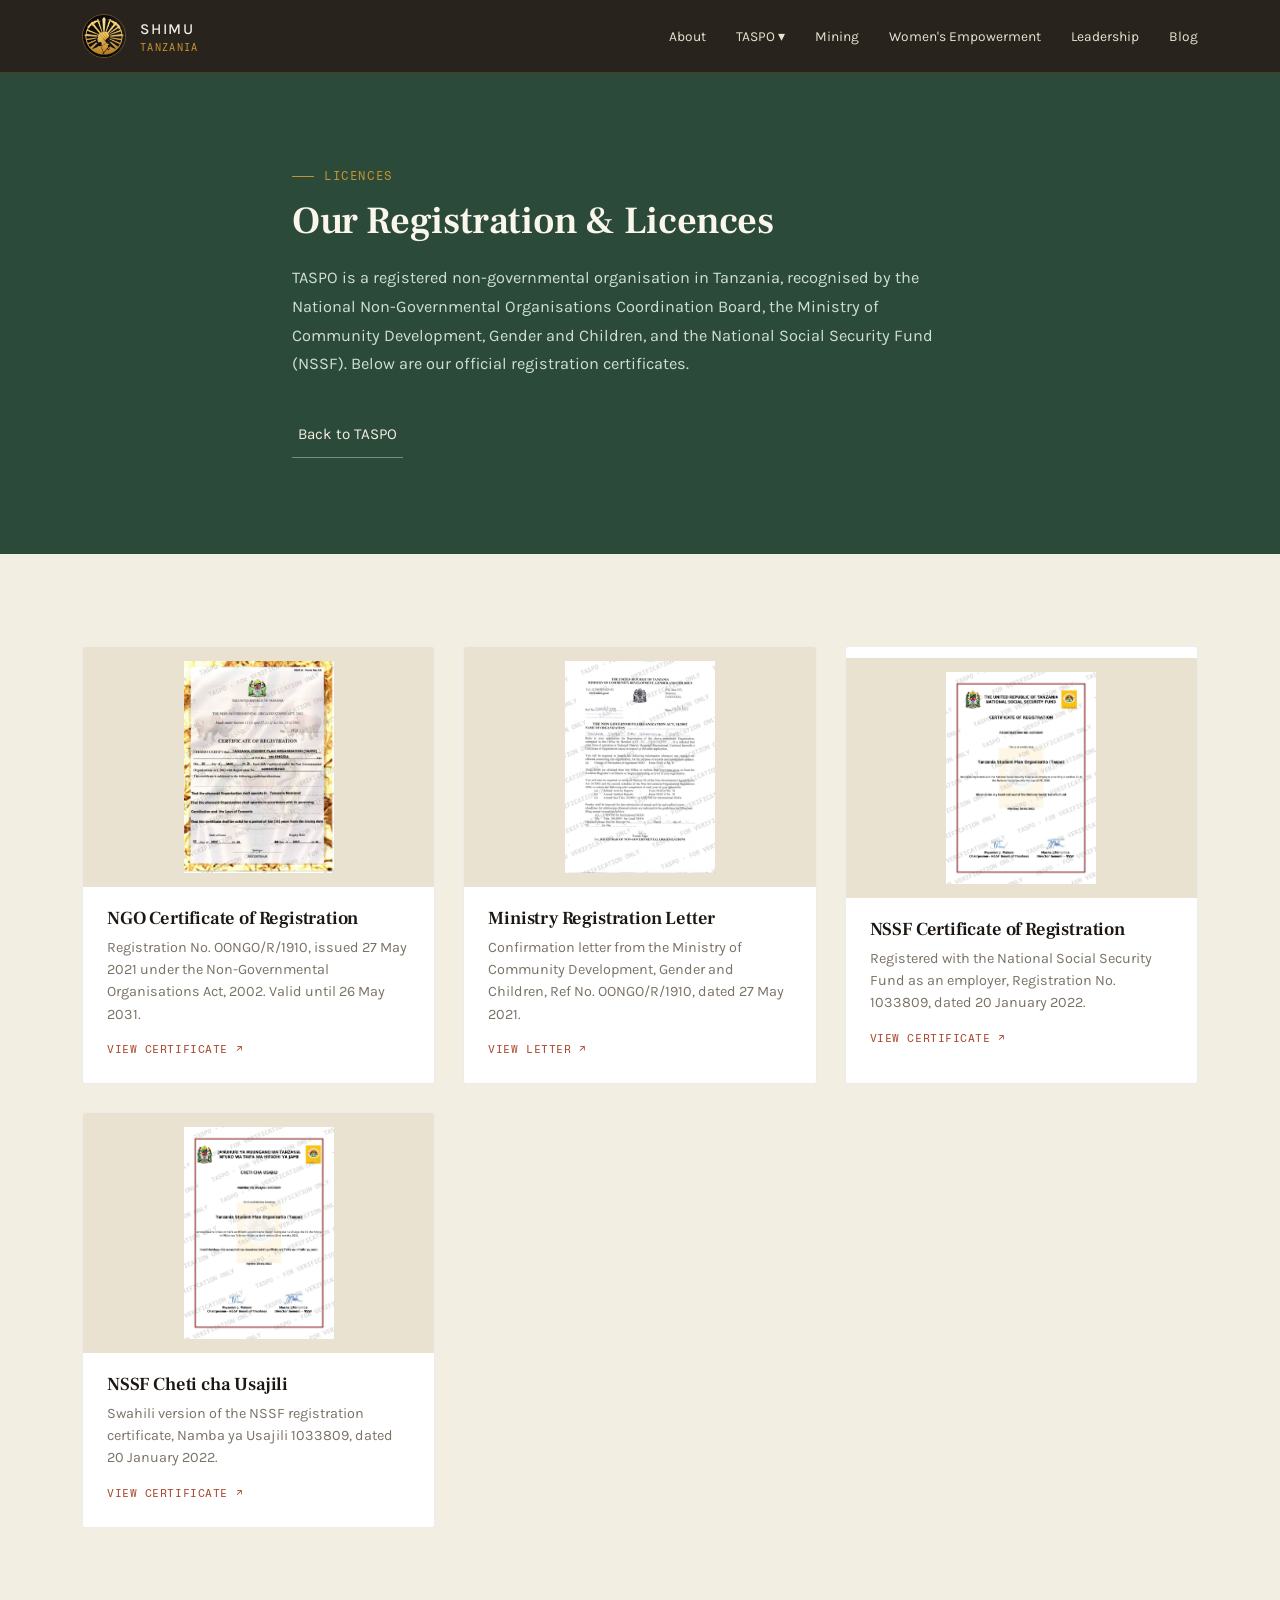
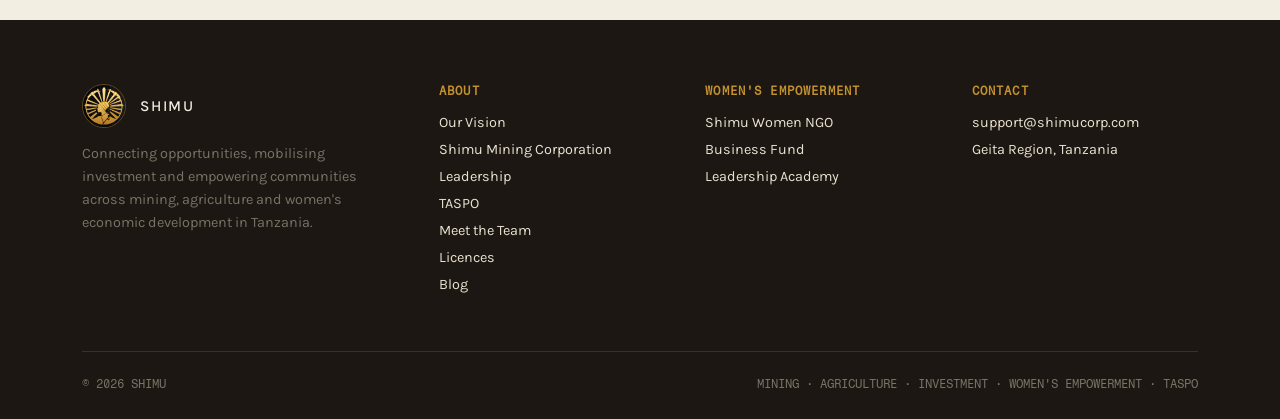
<file: licences.html>
<!DOCTYPE html>
<html lang="en">
<head>
<meta charset="UTF-8">
<meta name="viewport" content="width=device-width, initial-scale=1.0">
<title>Licences — TASPO | Shimu</title>
<link rel="preconnect" href="https://fonts.googleapis.com">
<link rel="preconnect" href="https://fonts.gstatic.com" crossorigin>
<link href="https://fonts.googleapis.com/css2?family=Frank+Ruhl+Libre:wght@400;500;600;700;900&family=Karla:wght@400;500;600;700&family=Fragment+Mono&display=swap" rel="stylesheet">
<link rel="stylesheet" href="css/styles.css">
</head>
<body>

<header>
  <div class="nav">
    <a href="index.html" class="brand">
      <img class="brand-mark" src="images/shimu-logo-mark.png" alt="Shimu emblem">
      <span class="brand-text">Shimu<span>TANZANIA</span></span>
    </a>
    <nav class="navlinks">
      <a href="index.html#about">About</a>
      <div class="nav-dropdown">
        <a href="https://www.taspo.org/" target="_blank" rel="noopener">TASPO ▾</a>
        <div class="nav-dropdown-menu">
          <a href="team.html">Team</a>
          <a href="licences.html">Licences</a>
        </div>
      </div>
      <a href="index.html#mining">Mining</a>
      <a href="index.html#women">Women's Empowerment</a>
      <a href="index.html#leadership">Leadership</a>
      <a href="blog.html">Blog</a>
    </nav>
    <button class="burger" aria-label="Open menu">MENU</button>
  </div>
</header>

<section class="taspo-band">
  <div class="wrap taspo-copy">
    <div class="eyebrow">Licences</div>
    <h2>Our Registration &amp; Licences</h2>
    <p>TASPO is a registered non-governmental organisation in Tanzania, recognised by the National Non-Governmental Organisations Coordination Board, the Ministry of Community Development, Gender and Children, and the National Social Security Fund (NSSF). Below are our official registration certificates.</p>
    <div class="hero-actions">
      <a href="https://www.taspo.org/" target="_blank" rel="noopener" class="btn-ghost">Back to TASPO</a>
    </div>
  </div>
</section>

<section class="section">
  <div class="wrap">
    <div class="licence-grid">
      <button type="button" class="licence-card" data-licence-src="images/licence-ngo-registration.jpg" data-licence-type="image" data-licence-title="NGO Certificate of Registration">
        <img src="images/licence-ngo-registration.jpg" alt="NGO Certificate of Registration" oncontextmenu="return false" draggable="false">
        <div class="licence-card-body">
          <h3>NGO Certificate of Registration</h3>
          <p>Registration No. OONGO/R/1910, issued 27 May 2021 under the Non-Governmental Organisations Act, 2002. Valid until 26 May 2031.</p>
          <span class="read-more-label">View Certificate ↗</span>
        </div>
      </button>
      <button type="button" class="licence-card" data-licence-src="images/licence-ministry-letter.jpg" data-licence-type="image" data-licence-title="Ministry Registration Letter">
        <img src="images/licence-ministry-letter.jpg" alt="Ministry of Community Development, Gender and Children registration letter" oncontextmenu="return false" draggable="false">
        <div class="licence-card-body">
          <h3>Ministry Registration Letter</h3>
          <p>Confirmation letter from the Ministry of Community Development, Gender and Children, Ref No. OONGO/R/1910, dated 27 May 2021.</p>
          <span class="read-more-label">View Letter ↗</span>
        </div>
      </button>
      <button type="button" class="licence-card" data-licence-src="images/licence-nssf-registration-en.jpg" data-licence-type="image" data-licence-title="NSSF Certificate of Registration (English)">
        <img src="images/licence-nssf-registration-en.jpg" alt="NSSF Certificate of Registration, English" oncontextmenu="return false" draggable="false">
        <div class="licence-card-body">
          <h3>NSSF Certificate of Registration</h3>
          <p>Registered with the National Social Security Fund as an employer, Registration No. 1033809, dated 20 January 2022.</p>
          <span class="read-more-label">View Certificate ↗</span>
        </div>
      </button>
      <button type="button" class="licence-card" data-licence-src="images/licence-nssf-registration-sw.jpg" data-licence-type="image" data-licence-title="NSSF Certificate of Registration (Swahili)">
        <img src="images/licence-nssf-registration-sw.jpg" alt="NSSF Certificate of Registration, Swahili" oncontextmenu="return false" draggable="false">
        <div class="licence-card-body">
          <h3>NSSF Cheti cha Usajili</h3>
          <p>Swahili version of the NSSF registration certificate, Namba ya Usajili 1033809, dated 20 January 2022.</p>
          <span class="read-more-label">View Certificate ↗</span>
        </div>
      </button>
    </div>
  </div>
</section>

<div class="licence-lightbox" id="licence-lightbox" hidden>
  <div class="licence-lightbox-backdrop" data-licence-close></div>
  <div class="licence-lightbox-panel">
    <div class="licence-lightbox-head">
      <h3 id="licence-lightbox-title"></h3>
      <button type="button" class="licence-lightbox-close" data-licence-close aria-label="Close">✕</button>
    </div>
    <div class="licence-lightbox-body" id="licence-lightbox-body"></div>
    <p class="licence-lightbox-note">For verification only — please contact <a href="mailto:support@shimucorp.com">support@shimucorp.com</a> for an official copy.</p>
  </div>
</div>

<footer>
  <div class="wrap">
    <div class="footer-grid">
      <div class="footer-brand">
        <div class="brand">
          <img class="brand-mark" src="images/shimu-logo-mark.png" alt="Shimu emblem">
          <span class="brand-text">Shimu</span>
        </div>
        <p>Connecting opportunities, mobilising investment and empowering communities across mining, agriculture and women's economic development in Tanzania.</p>
      </div>
      <div>
        <h5>About</h5>
        <ul>
          <li><a href="index.html#about">Our Vision</a></li>
          <li><a href="index.html#mining">Shimu Mining Corporation</a></li>
          <li><a href="index.html#leadership">Leadership</a></li>
          <li><a href="https://www.taspo.org/" target="_blank" rel="noopener">TASPO</a></li>
          <li><a href="team.html">Meet the Team</a></li>
          <li><a href="licences.html">Licences</a></li>
          <li><a href="blog.html">Blog</a></li>
        </ul>
      </div>
      <div>
        <h5>Women's Empowerment</h5>
        <ul>
          <li><a href="index.html#women">Shimu Women NGO</a></li>
          <li><a href="index.html#women">Business Fund</a></li>
          <li><a href="index.html#women">Leadership Academy</a></li>
        </ul>
      </div>
      <div>
        <h5>Contact</h5>
        <ul>
          <li><a href="mailto:support@shimucorp.com">support@shimucorp.com</a></li>
          <li><a href="index.html#contact">Geita Region, Tanzania</a></li>
        </ul>
      </div>
    </div>
    <div class="footer-bottom">
      <span>© 2026 SHIMU</span>
      <span>MINING · AGRICULTURE · INVESTMENT · WOMEN'S EMPOWERMENT · TASPO</span>
    </div>
  </div>
</footer>

<script src="js/main.js" defer></script>
</body>
</html>
</file>
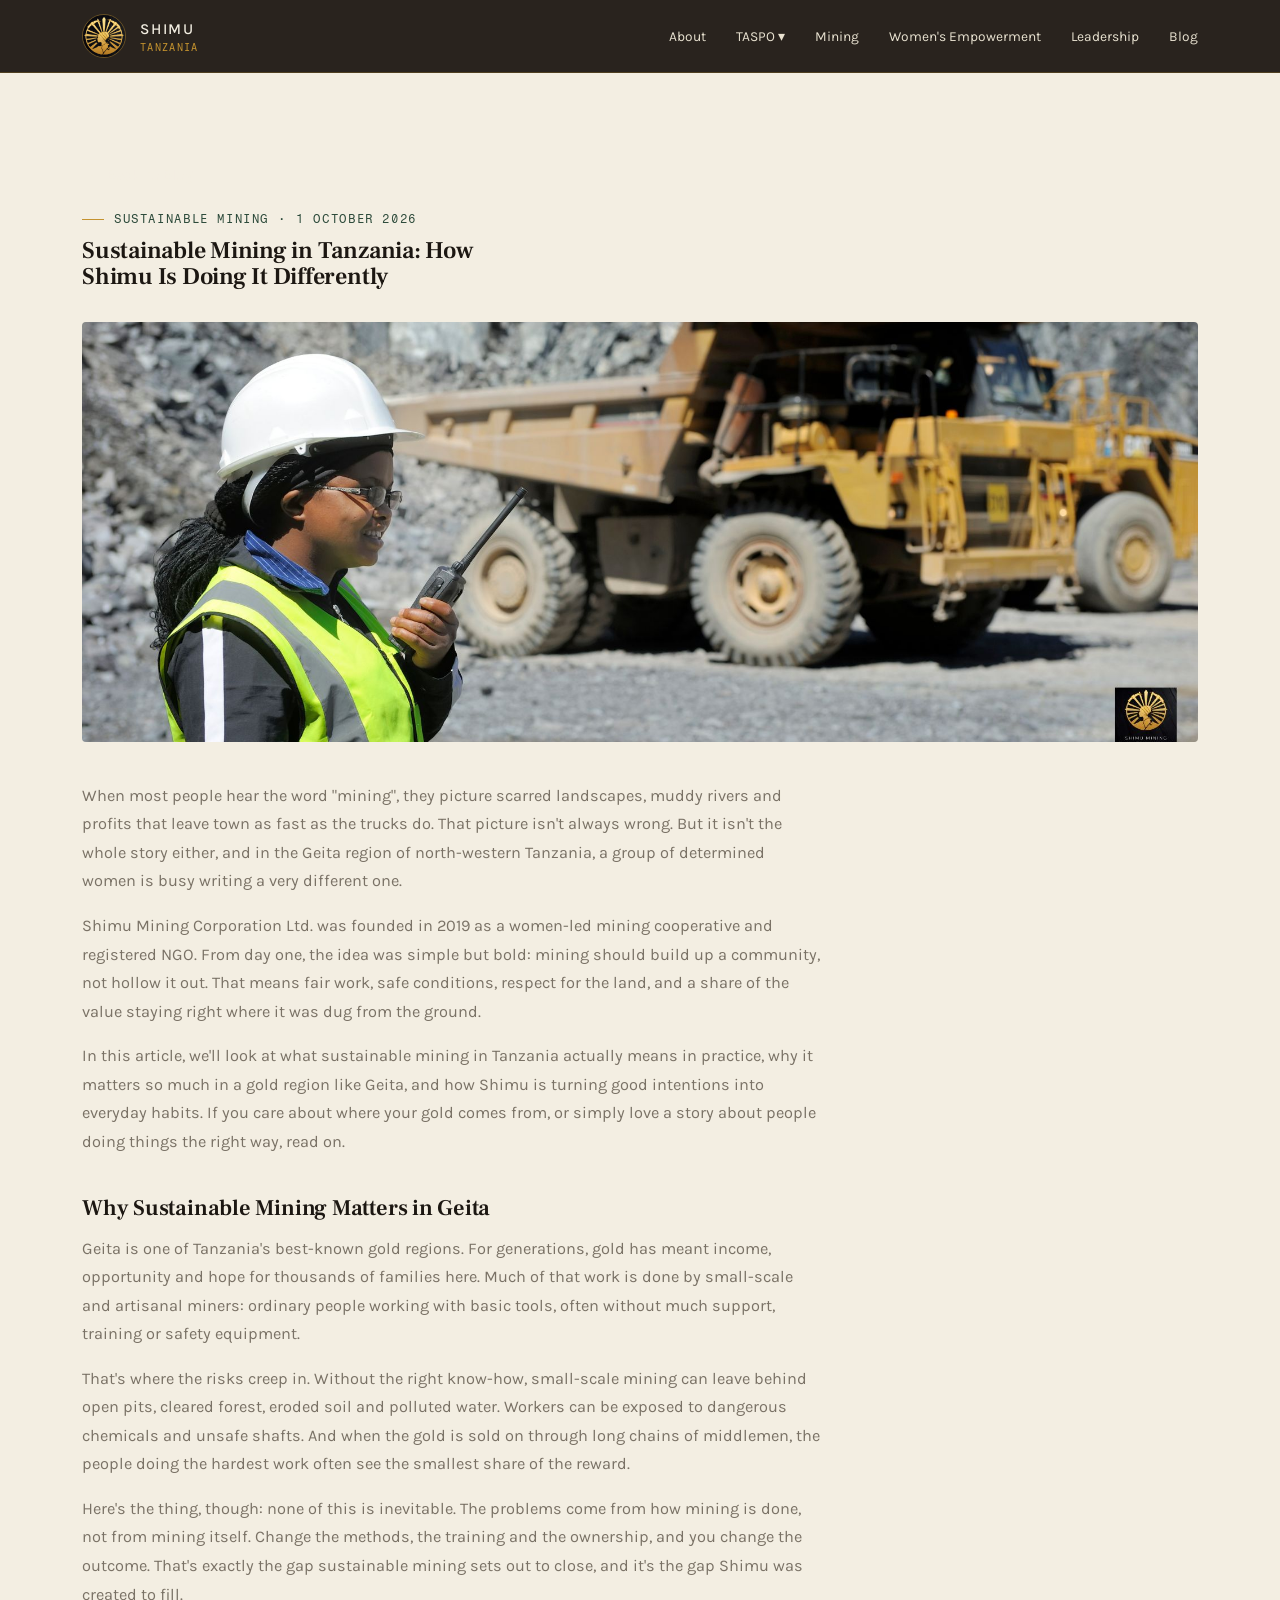
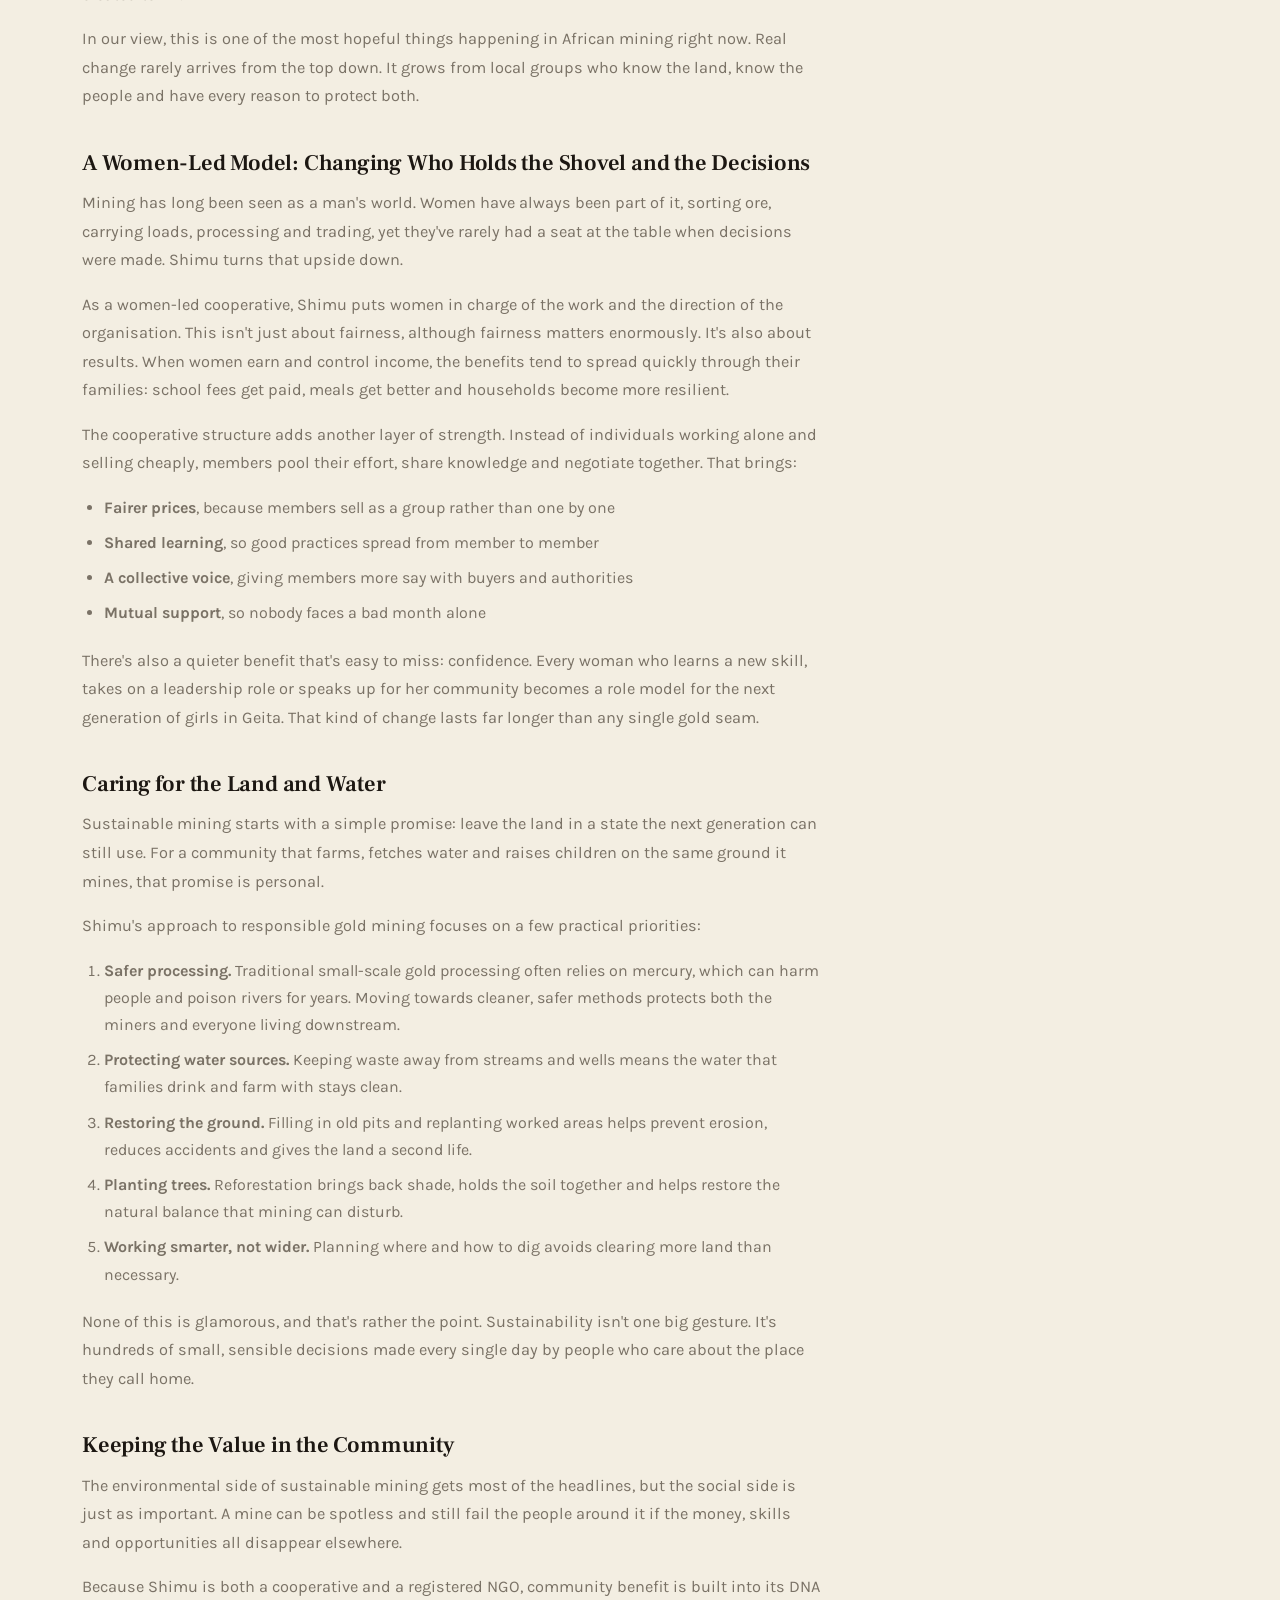
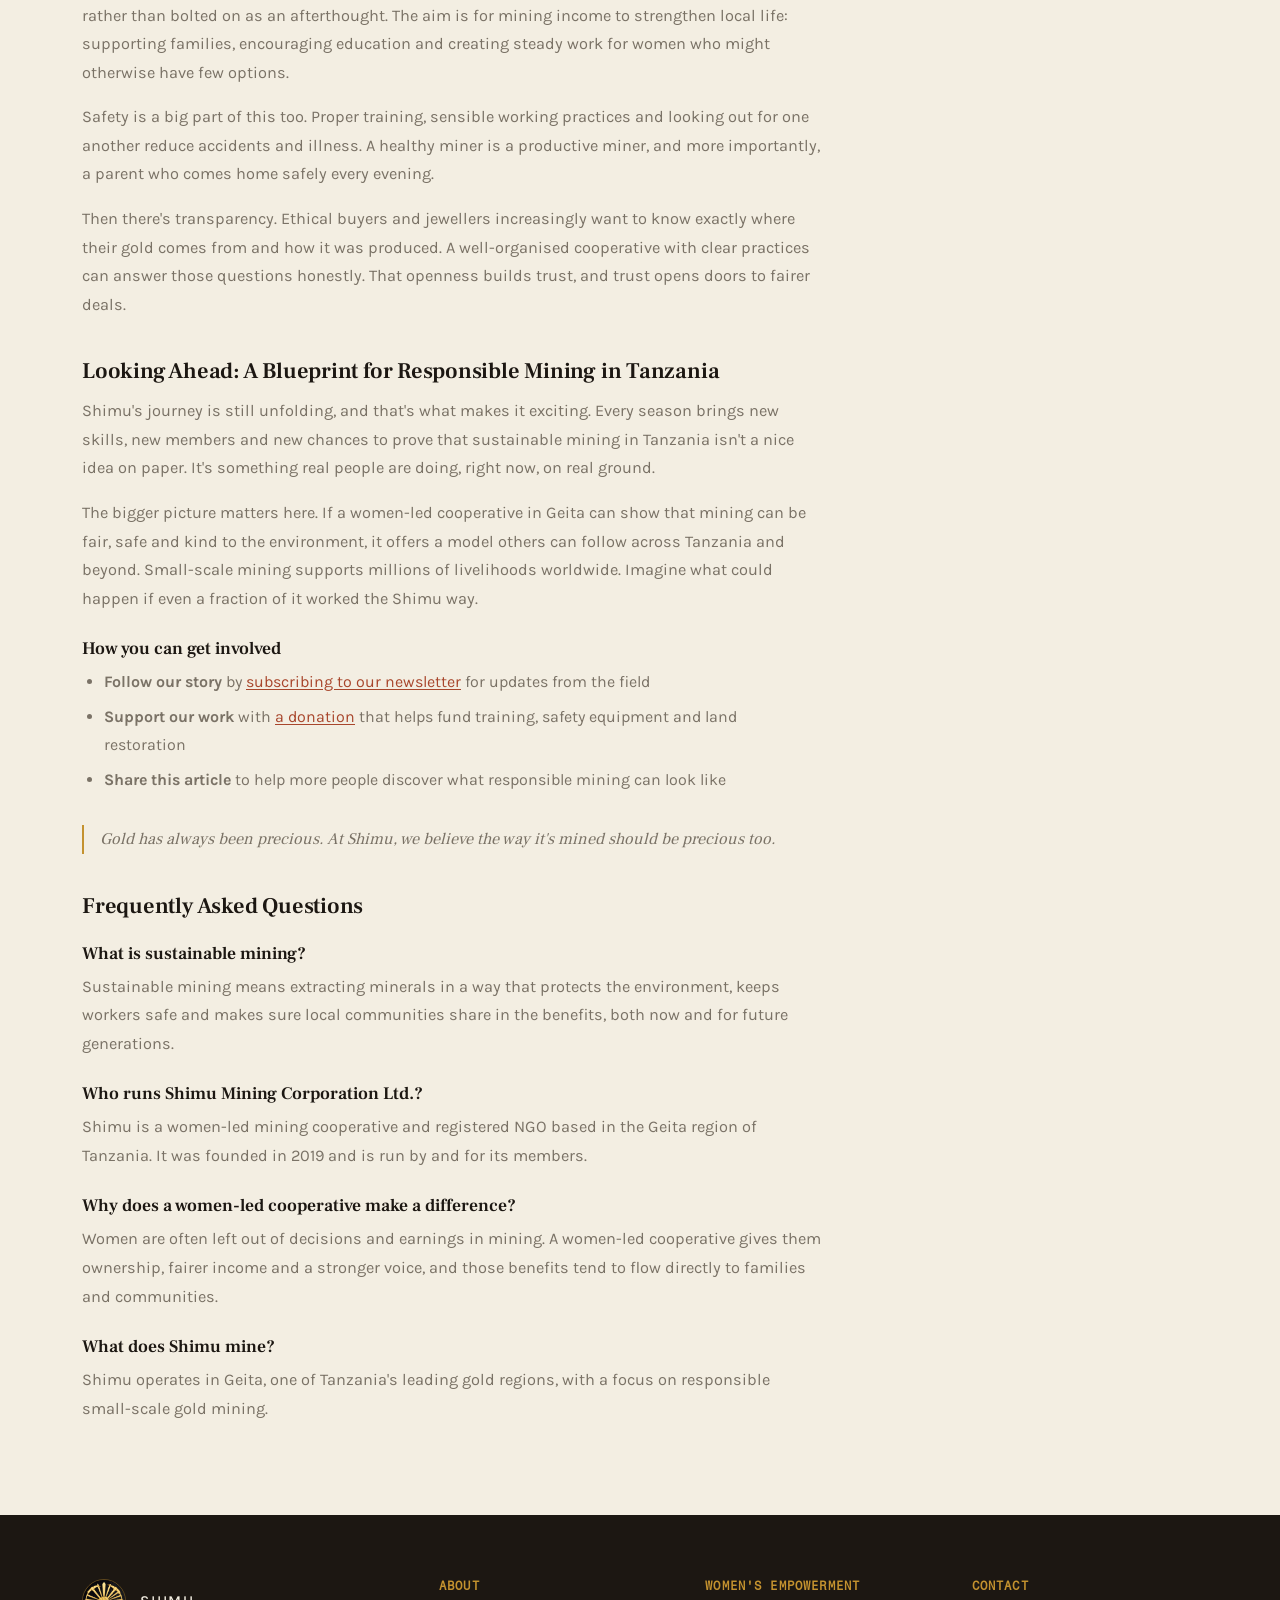
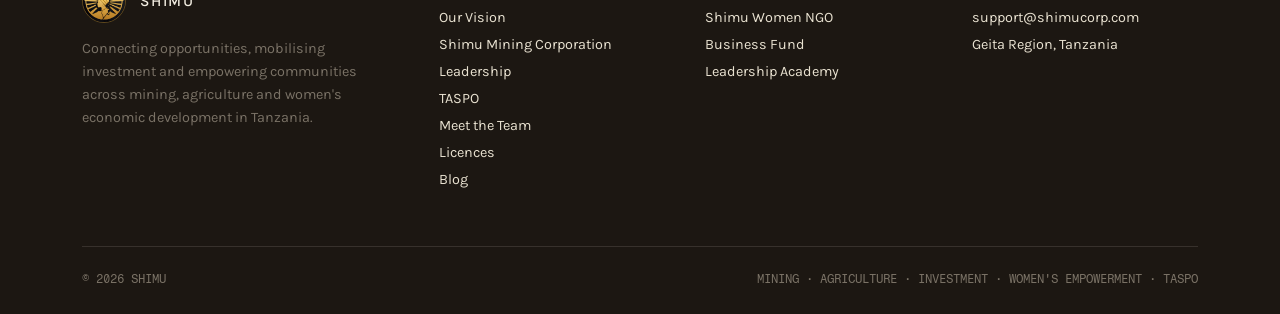
<file: sustainable-mining-tanzania-shimu.html>
<!DOCTYPE html>
<html lang="en">
<head>
<meta charset="UTF-8">
<meta name="viewport" content="width=device-width, initial-scale=1.0">
<title>Sustainable Mining in Tanzania | Shimu Mining Corporation</title>
<meta name="description" content="Meet Shimu, the women-led cooperative in Geita proving that sustainable mining in Tanzania can protect the land, lift communities and create fair work.">
<meta name="keywords" content="sustainable mining in Tanzania, responsible gold mining, women in mining Tanzania, Geita mining cooperative, ethical mining, community-led mining">
<link rel="canonical" href="https://www.shimucorp.com/sustainable-mining-tanzania-shimu">
<meta property="og:type" content="article">
<meta property="og:title" content="Sustainable Mining in Tanzania | Shimu Mining Corporation">
<meta property="og:description" content="Meet Shimu, the women-led cooperative in Geita proving that sustainable mining in Tanzania can protect the land, lift communities and create fair work.">
<meta property="og:url" content="https://www.shimucorp.com/sustainable-mining-tanzania-shimu">
<meta property="og:image" content="https://www.shimucorp.com/images/shimu-sustainable-mining-blog.jpg">
<meta name="twitter:card" content="summary_large_image">
<script type="application/ld+json">{"@context":"https://schema.org","@type":"BlogPosting","headline":"Sustainable Mining in Tanzania: How Shimu Is Doing It Differently","description":"Meet Shimu, the women-led cooperative in Geita proving that sustainable mining in Tanzania can protect the land, lift communities and create fair work.","datePublished":"2026-10-01","image":"https://www.shimucorp.com/images/shimu-sustainable-mining-blog.jpg","keywords":"sustainable mining in Tanzania, responsible gold mining, women in mining Tanzania, Geita mining cooperative, ethical mining, community-led mining","author":{"@type":"Person","name":"Hanne Kjær"},"publisher":{"@type":"Organization","name":"Shimu"},"mainEntityOfPage":"https://www.shimucorp.com/sustainable-mining-tanzania-shimu","inLanguage":"en"}</script>
<link rel="preconnect" href="https://fonts.googleapis.com">
<link rel="preconnect" href="https://fonts.gstatic.com" crossorigin>
<link href="https://fonts.googleapis.com/css2?family=Frank+Ruhl+Libre:wght@400;500;600;700;900&family=Karla:wght@400;500;600;700&family=Fragment+Mono&display=swap" rel="stylesheet">
<link rel="stylesheet" href="css/styles.css">
</head>
<body>

<header>
  <div class="nav">
    <a href="index.html" class="brand">
      <img class="brand-mark" src="images/shimu-logo-mark.png" alt="Shimu emblem">
      <span class="brand-text">Shimu<span>TANZANIA</span></span>
    </a>
    <nav class="navlinks">
      <a href="index.html#about">About</a>
      <div class="nav-dropdown">
        <a href="https://www.taspo.org/" target="_blank" rel="noopener">TASPO ▾</a>
        <div class="nav-dropdown-menu">
          <a href="team.html">Team</a>
          <a href="licences.html">Licences</a>
        </div>
      </div>
      <a href="index.html#mining">Mining</a>
      <a href="index.html#women">Women's Empowerment</a>
      <a href="index.html#leadership">Leadership</a>
      <a href="blog.html">Blog</a>
    </nav>
    <button class="burger" aria-label="Open menu">MENU</button>
  </div>
</header>

<section class="section">
  <div class="wrap">
    <a href="blog.html" class="btn-ghost">← Back to Blog</a>
    <div class="eyebrow" style="color:var(--forest); margin-top:28px;">Sustainable Mining · <time datetime="2026-10-01">1 October 2026</time></div>
    <h1 class="post-title" style="margin-top:12px; max-width:32ch;">Sustainable Mining in Tanzania: How Shimu Is Doing It Differently</h1>

    <img class="taspo-project-photo" src="images/shimu-sustainable-mining-blog.jpg" alt="Women members of Shimu Mining Corporation at work in Geita, Tanzania" style="margin-top:32px;">

    <div class="split-copy blog-post" style="max-width:74ch; margin-top:32px;">
      <p>When most people hear the word "mining", they picture scarred landscapes, muddy rivers and profits that leave town as fast as the trucks do. That picture isn't always wrong. But it isn't the whole story either, and in the Geita region of north-western Tanzania, a group of determined women is busy writing a very different one.</p>
      <p>Shimu Mining Corporation Ltd. was founded in 2019 as a women-led mining cooperative and registered NGO. From day one, the idea was simple but bold: mining should build up a community, not hollow it out. That means fair work, safe conditions, respect for the land, and a share of the value staying right where it was dug from the ground.</p>
      <p>In this article, we'll look at what sustainable mining in Tanzania actually means in practice, why it matters so much in a gold region like Geita, and how Shimu is turning good intentions into everyday habits. If you care about where your gold comes from, or simply love a story about people doing things the right way, read on.</p>

      <h3>Why Sustainable Mining Matters in Geita</h3>
      <p>Geita is one of Tanzania's best-known gold regions. For generations, gold has meant income, opportunity and hope for thousands of families here. Much of that work is done by small-scale and artisanal miners: ordinary people working with basic tools, often without much support, training or safety equipment.</p>
      <p>That's where the risks creep in. Without the right know-how, small-scale mining can leave behind open pits, cleared forest, eroded soil and polluted water. Workers can be exposed to dangerous chemicals and unsafe shafts. And when the gold is sold on through long chains of middlemen, the people doing the hardest work often see the smallest share of the reward.</p>
      <p>Here's the thing, though: none of this is inevitable. The problems come from how mining is done, not from mining itself. Change the methods, the training and the ownership, and you change the outcome. That's exactly the gap sustainable mining sets out to close, and it's the gap Shimu was created to fill.</p>
      <p>In our view, this is one of the most hopeful things happening in African mining right now. Real change rarely arrives from the top down. It grows from local groups who know the land, know the people and have every reason to protect both.</p>

      <h3>A Women-Led Model: Changing Who Holds the Shovel and the Decisions</h3>
      <p>Mining has long been seen as a man's world. Women have always been part of it, sorting ore, carrying loads, processing and trading, yet they've rarely had a seat at the table when decisions were made. Shimu turns that upside down.</p>
      <p>As a women-led cooperative, Shimu puts women in charge of the work and the direction of the organisation. This isn't just about fairness, although fairness matters enormously. It's also about results. When women earn and control income, the benefits tend to spread quickly through their families: school fees get paid, meals get better and households become more resilient.</p>
      <p>The cooperative structure adds another layer of strength. Instead of individuals working alone and selling cheaply, members pool their effort, share knowledge and negotiate together. That brings:</p>
      <ul>
        <li><strong>Fairer prices</strong>, because members sell as a group rather than one by one</li>
        <li><strong>Shared learning</strong>, so good practices spread from member to member</li>
        <li><strong>A collective voice</strong>, giving members more say with buyers and authorities</li>
        <li><strong>Mutual support</strong>, so nobody faces a bad month alone</li>
      </ul>
      <p>There's also a quieter benefit that's easy to miss: confidence. Every woman who learns a new skill, takes on a leadership role or speaks up for her community becomes a role model for the next generation of girls in Geita. That kind of change lasts far longer than any single gold seam.</p>

      <h3>Caring for the Land and Water</h3>
      <p>Sustainable mining starts with a simple promise: leave the land in a state the next generation can still use. For a community that farms, fetches water and raises children on the same ground it mines, that promise is personal.</p>
      <p>Shimu's approach to responsible gold mining focuses on a few practical priorities:</p>
      <ol>
        <li><strong>Safer processing.</strong> Traditional small-scale gold processing often relies on mercury, which can harm people and poison rivers for years. Moving towards cleaner, safer methods protects both the miners and everyone living downstream.</li>
        <li><strong>Protecting water sources.</strong> Keeping waste away from streams and wells means the water that families drink and farm with stays clean.</li>
        <li><strong>Restoring the ground.</strong> Filling in old pits and replanting worked areas helps prevent erosion, reduces accidents and gives the land a second life.</li>
        <li><strong>Planting trees.</strong> Reforestation brings back shade, holds the soil together and helps restore the natural balance that mining can disturb.</li>
        <li><strong>Working smarter, not wider.</strong> Planning where and how to dig avoids clearing more land than necessary.</li>
      </ol>
      <p>None of this is glamorous, and that's rather the point. Sustainability isn't one big gesture. It's hundreds of small, sensible decisions made every single day by people who care about the place they call home.</p>

      <h3>Keeping the Value in the Community</h3>
      <p>The environmental side of sustainable mining gets most of the headlines, but the social side is just as important. A mine can be spotless and still fail the people around it if the money, skills and opportunities all disappear elsewhere.</p>
      <p>Because Shimu is both a cooperative and a registered NGO, community benefit is built into its DNA rather than bolted on as an afterthought. The aim is for mining income to strengthen local life: supporting families, encouraging education and creating steady work for women who might otherwise have few options.</p>
      <p>Safety is a big part of this too. Proper training, sensible working practices and looking out for one another reduce accidents and illness. A healthy miner is a productive miner, and more importantly, a parent who comes home safely every evening.</p>
      <p>Then there's transparency. Ethical buyers and jewellers increasingly want to know exactly where their gold comes from and how it was produced. A well-organised cooperative with clear practices can answer those questions honestly. That openness builds trust, and trust opens doors to fairer deals.</p>

      <h3>Looking Ahead: A Blueprint for Responsible Mining in Tanzania</h3>
      <p>Shimu's journey is still unfolding, and that's what makes it exciting. Every season brings new skills, new members and new chances to prove that sustainable mining in Tanzania isn't a nice idea on paper. It's something real people are doing, right now, on real ground.</p>
      <p>The bigger picture matters here. If a women-led cooperative in Geita can show that mining can be fair, safe and kind to the environment, it offers a model others can follow across Tanzania and beyond. Small-scale mining supports millions of livelihoods worldwide. Imagine what could happen if even a fraction of it worked the Shimu way.</p>
      <h4>How you can get involved</h4>
      <ul>
        <li><strong>Follow our story</strong> by <a href="mailto:support@shimucorp.com?subject=Subscribe%20to%20the%20Shimu%20newsletter">subscribing to our newsletter</a> for updates from the field</li>
        <li><strong>Support our work</strong> with <a href="mailto:support@shimucorp.com?subject=Donation%20to%20Shimu%20Mining%20Corporation">a donation</a> that helps fund training, safety equipment and land restoration</li>
        <li><strong>Share this article</strong> to help more people discover what responsible mining can look like</li>
      </ul>
      <p class="tag-line" style="border-left-color:var(--gold); margin-top:32px;">Gold has always been precious. At Shimu, we believe the way it's mined should be precious too.</p>

      <h3>Frequently Asked Questions</h3>
      <h4>What is sustainable mining?</h4>
      <p>Sustainable mining means extracting minerals in a way that protects the environment, keeps workers safe and makes sure local communities share in the benefits, both now and for future generations.</p>
      <h4>Who runs Shimu Mining Corporation Ltd.?</h4>
      <p>Shimu is a women-led mining cooperative and registered NGO based in the Geita region of Tanzania. It was founded in 2019 and is run by and for its members.</p>
      <h4>Why does a women-led cooperative make a difference?</h4>
      <p>Women are often left out of decisions and earnings in mining. A women-led cooperative gives them ownership, fairer income and a stronger voice, and those benefits tend to flow directly to families and communities.</p>
      <h4>What does Shimu mine?</h4>
      <p>Shimu operates in Geita, one of Tanzania's leading gold regions, with a focus on responsible small-scale gold mining.</p>
    </div>
  </div>
</section>

<footer>
  <div class="wrap">
    <div class="footer-grid">
      <div class="footer-brand">
        <div class="brand">
          <img class="brand-mark" src="images/shimu-logo-mark.png" alt="Shimu emblem">
          <span class="brand-text">Shimu</span>
        </div>
        <p>Connecting opportunities, mobilising investment and empowering communities across mining, agriculture and women's economic development in Tanzania.</p>
      </div>
      <div>
        <h5>About</h5>
        <ul>
          <li><a href="index.html#about">Our Vision</a></li>
          <li><a href="index.html#mining">Shimu Mining Corporation</a></li>
          <li><a href="index.html#leadership">Leadership</a></li>
          <li><a href="https://www.taspo.org/" target="_blank" rel="noopener">TASPO</a></li>
          <li><a href="team.html">Meet the Team</a></li>
          <li><a href="licences.html">Licences</a></li>
          <li><a href="blog.html">Blog</a></li>
        </ul>
      </div>
      <div>
        <h5>Women's Empowerment</h5>
        <ul>
          <li><a href="index.html#women">Shimu Women NGO</a></li>
          <li><a href="index.html#women">Business Fund</a></li>
          <li><a href="index.html#women">Leadership Academy</a></li>
        </ul>
      </div>
      <div>
        <h5>Contact</h5>
        <ul>
          <li><a href="mailto:support@shimucorp.com">support@shimucorp.com</a></li>
          <li><a href="index.html#contact">Geita Region, Tanzania</a></li>
        </ul>
      </div>
    </div>
    <div class="footer-bottom">
      <span>© 2026 SHIMU</span>
      <span>MINING · AGRICULTURE · INVESTMENT · WOMEN'S EMPOWERMENT · TASPO</span>
    </div>
  </div>
</footer>

<script src="js/main.js" defer></script>
</body>
</html>
</file>
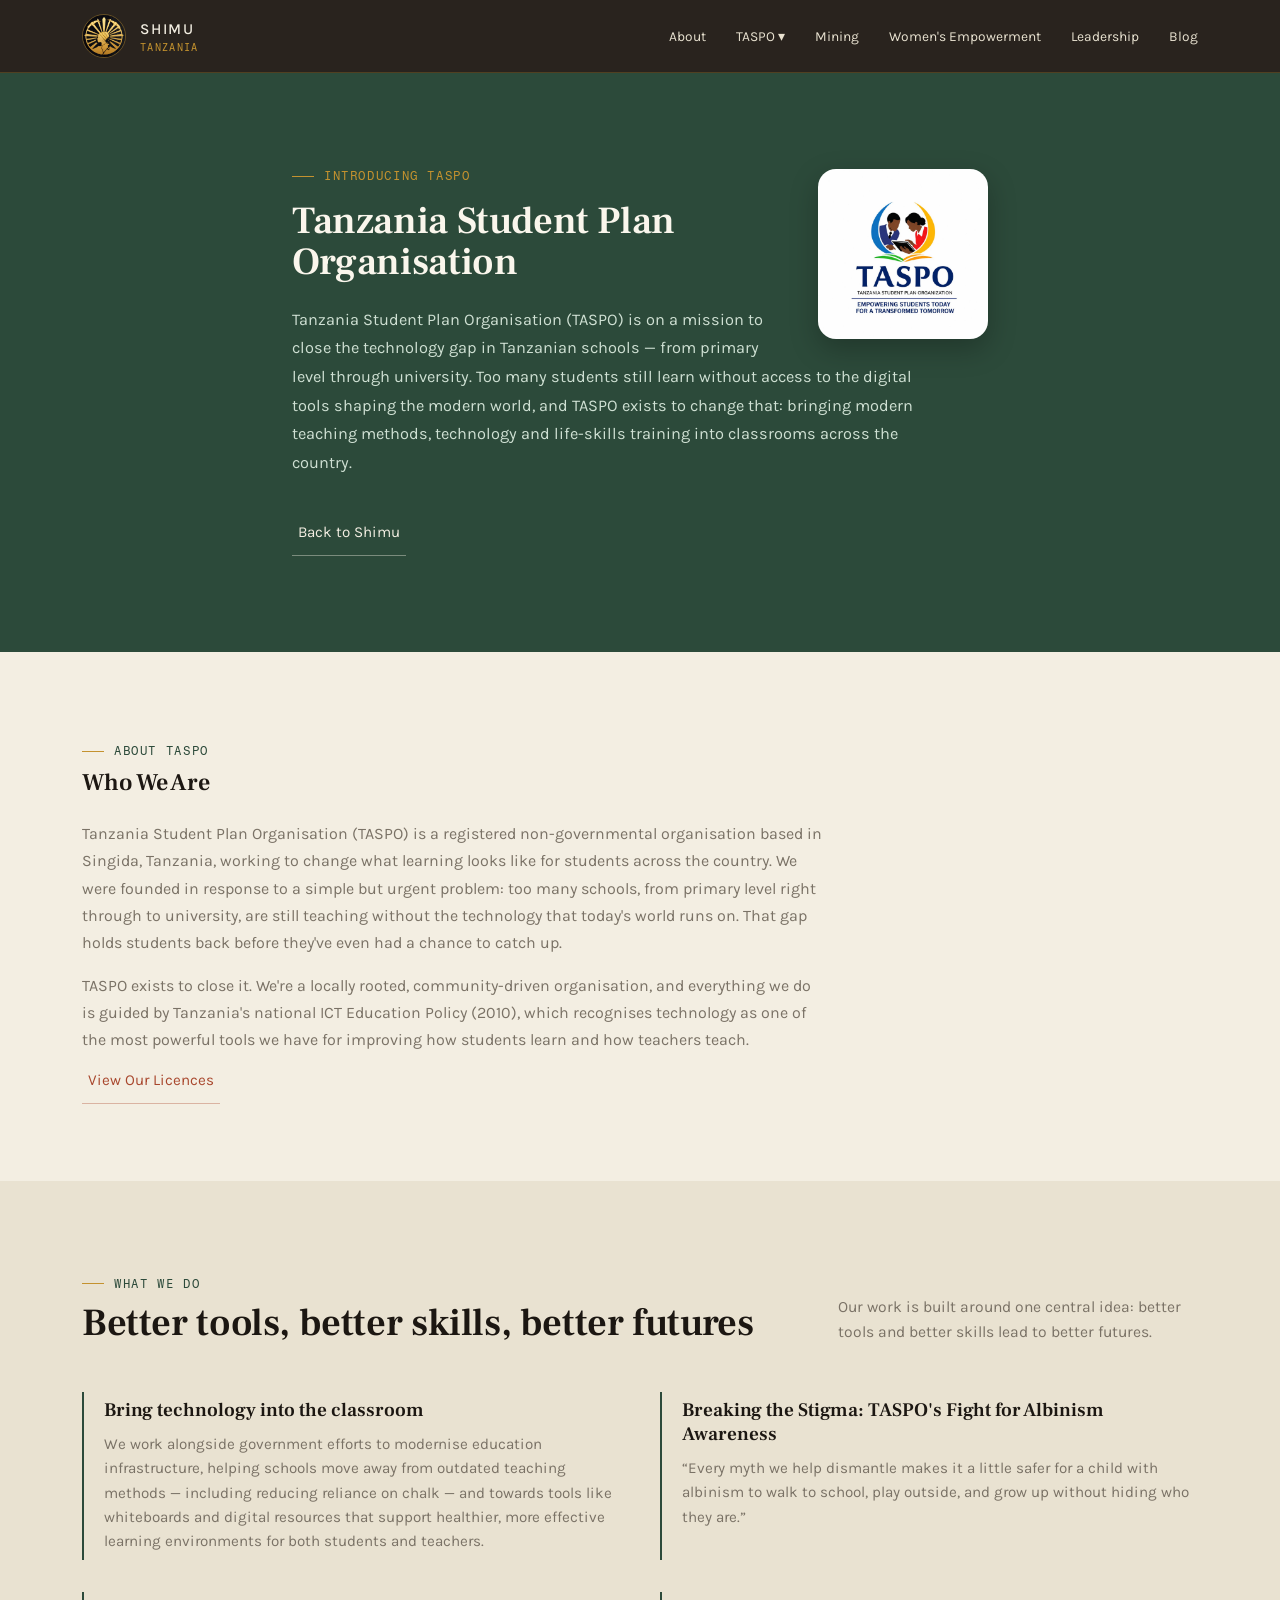
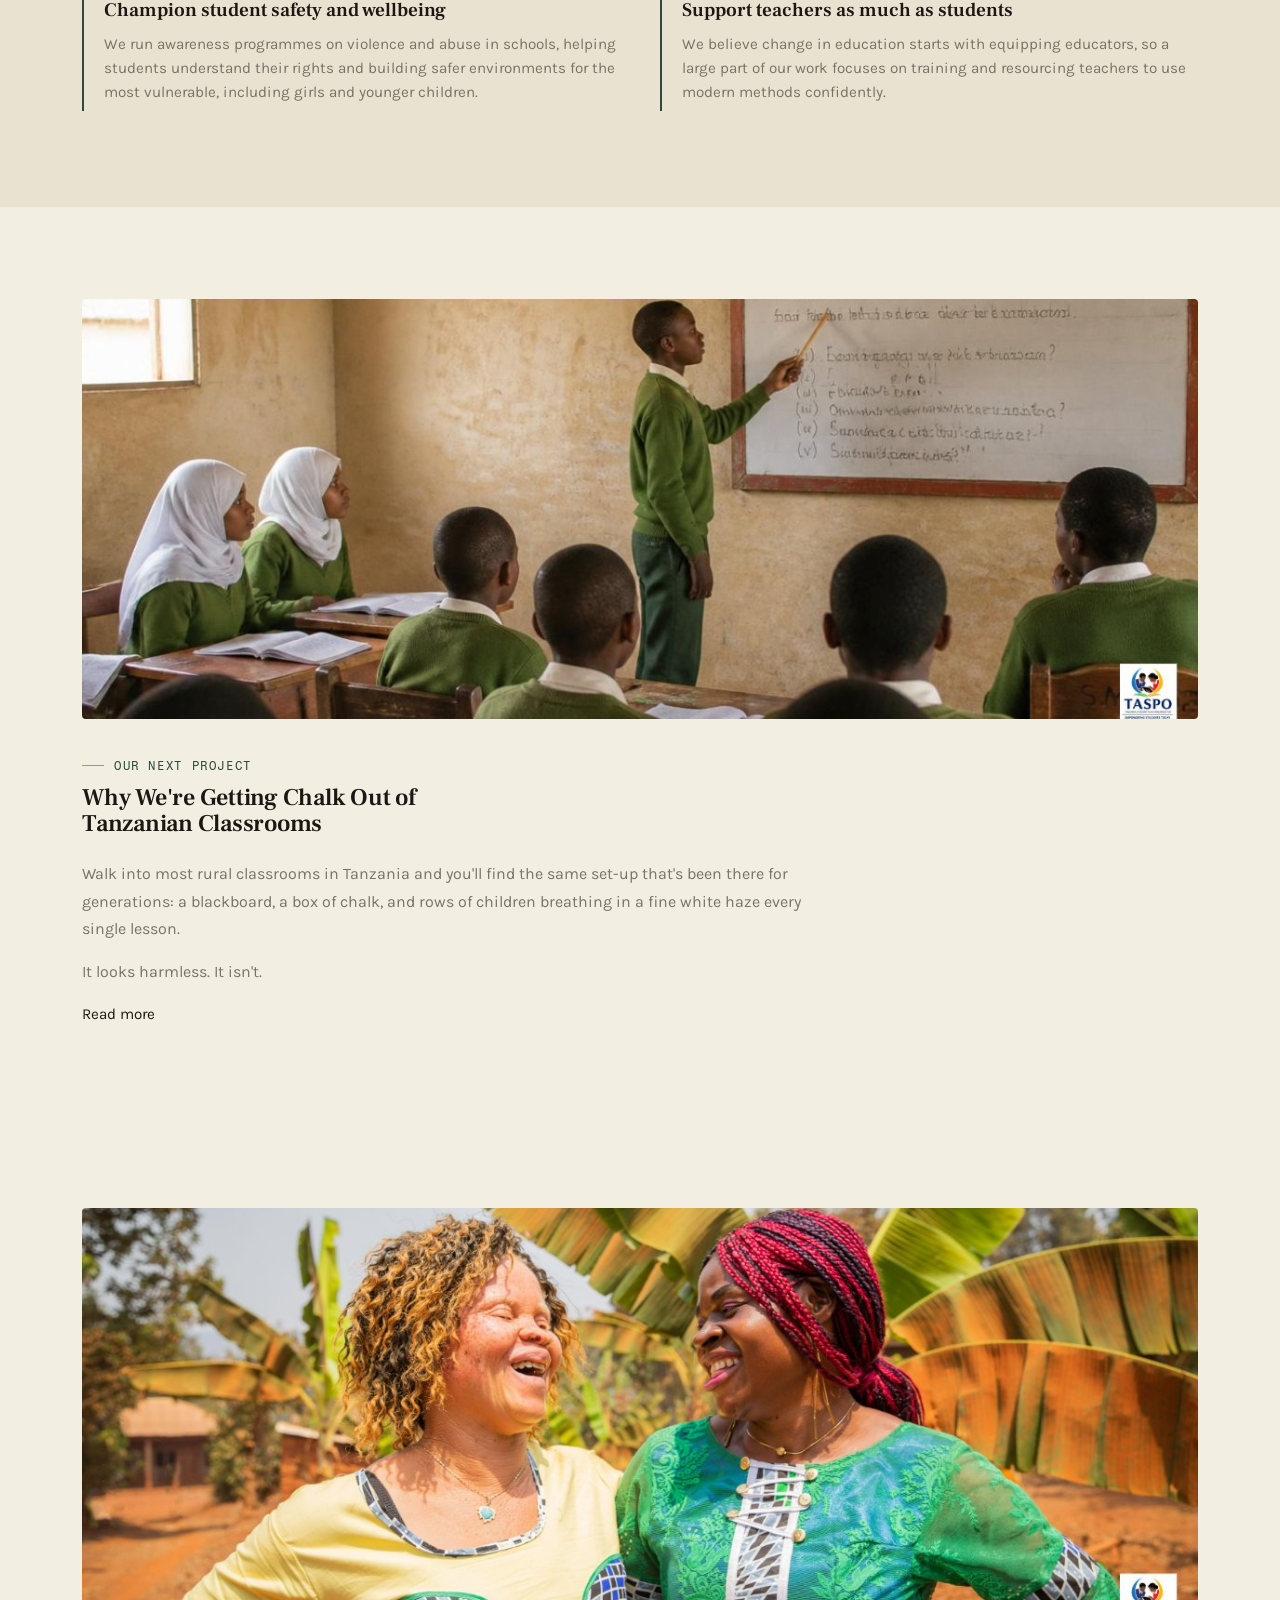
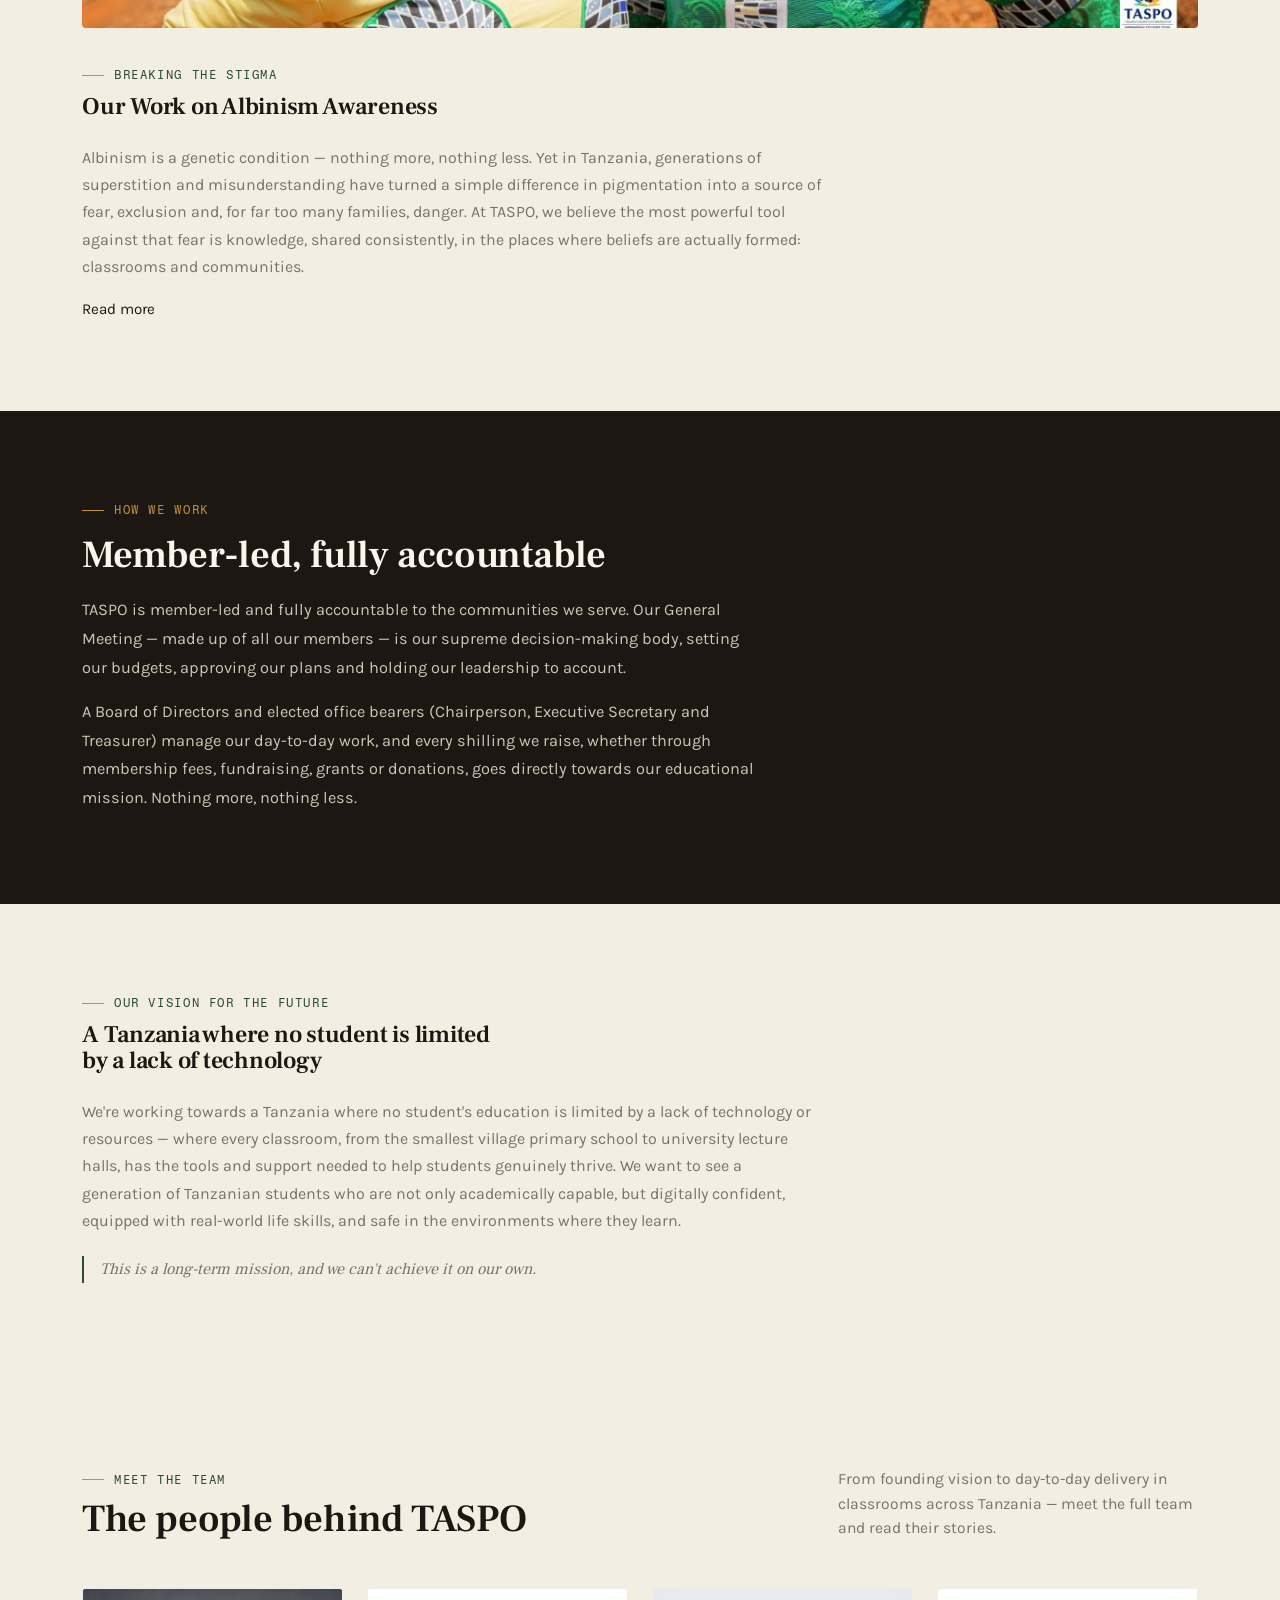
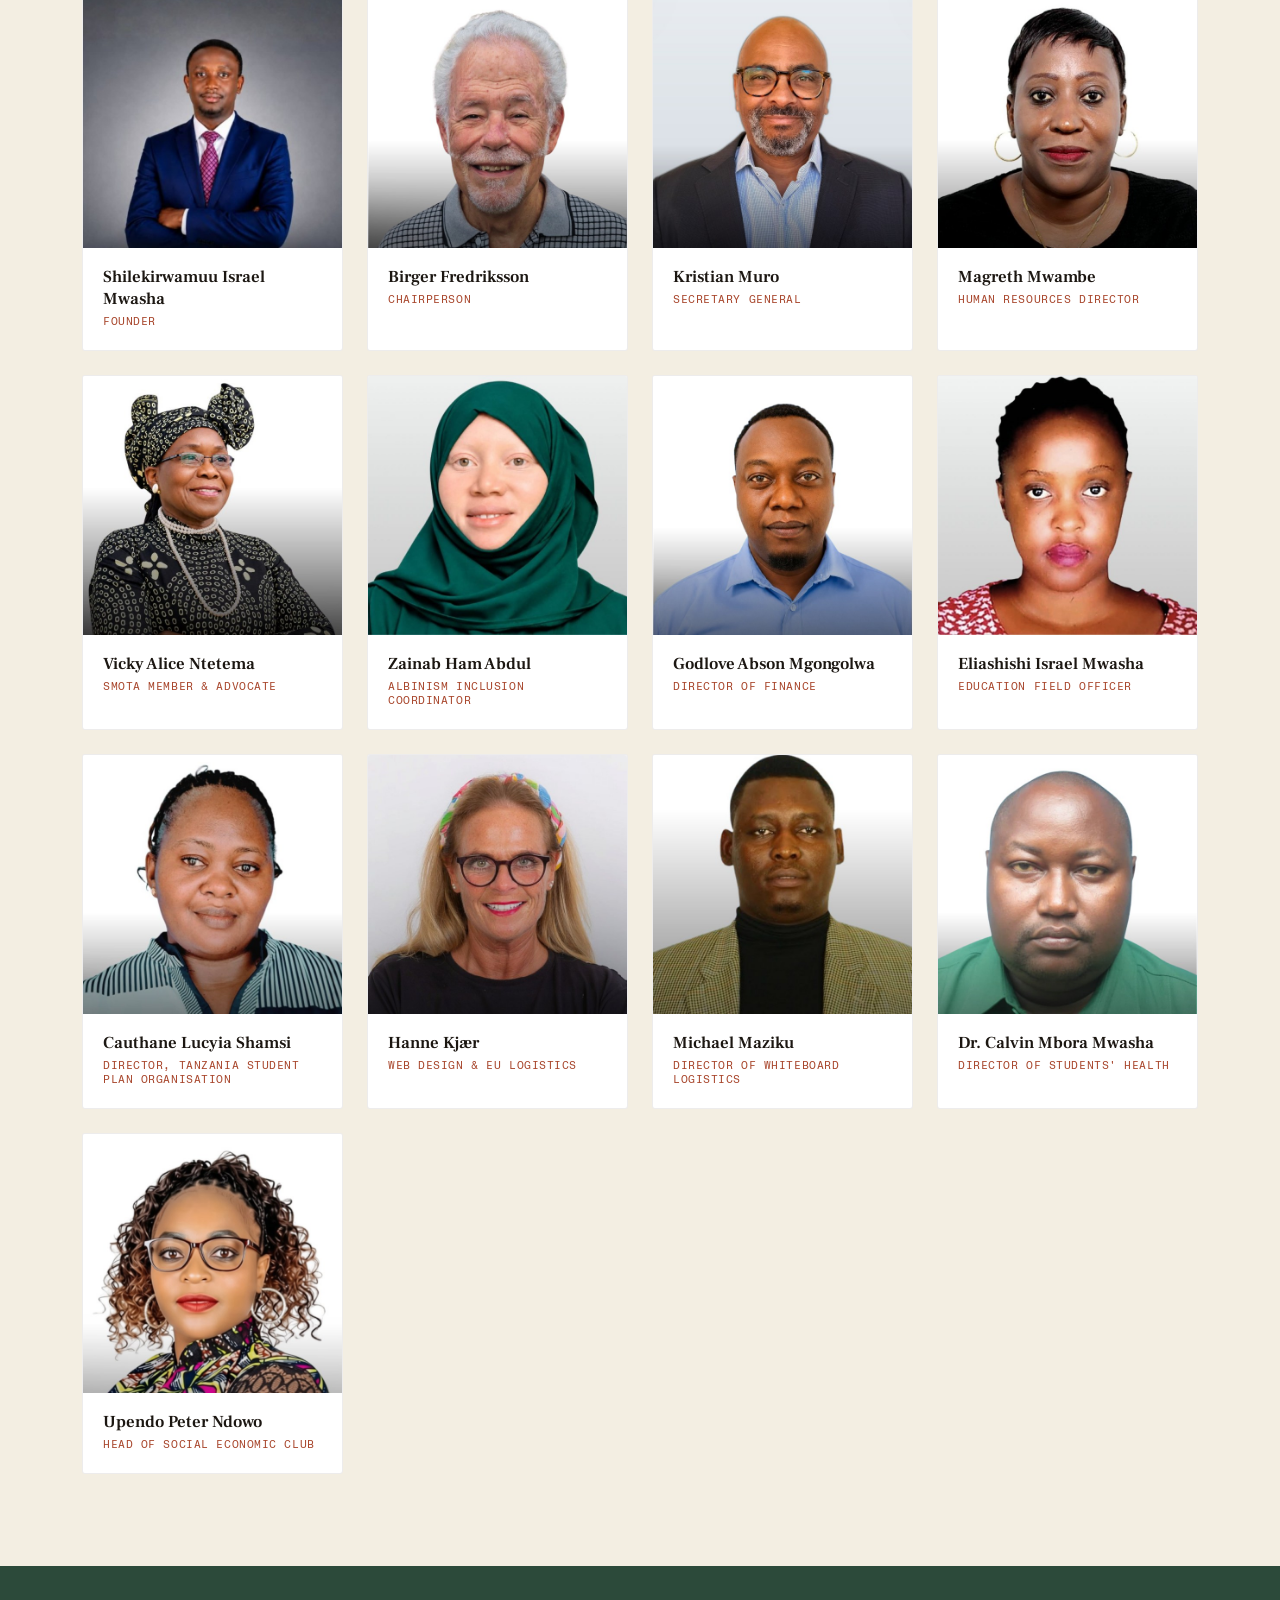
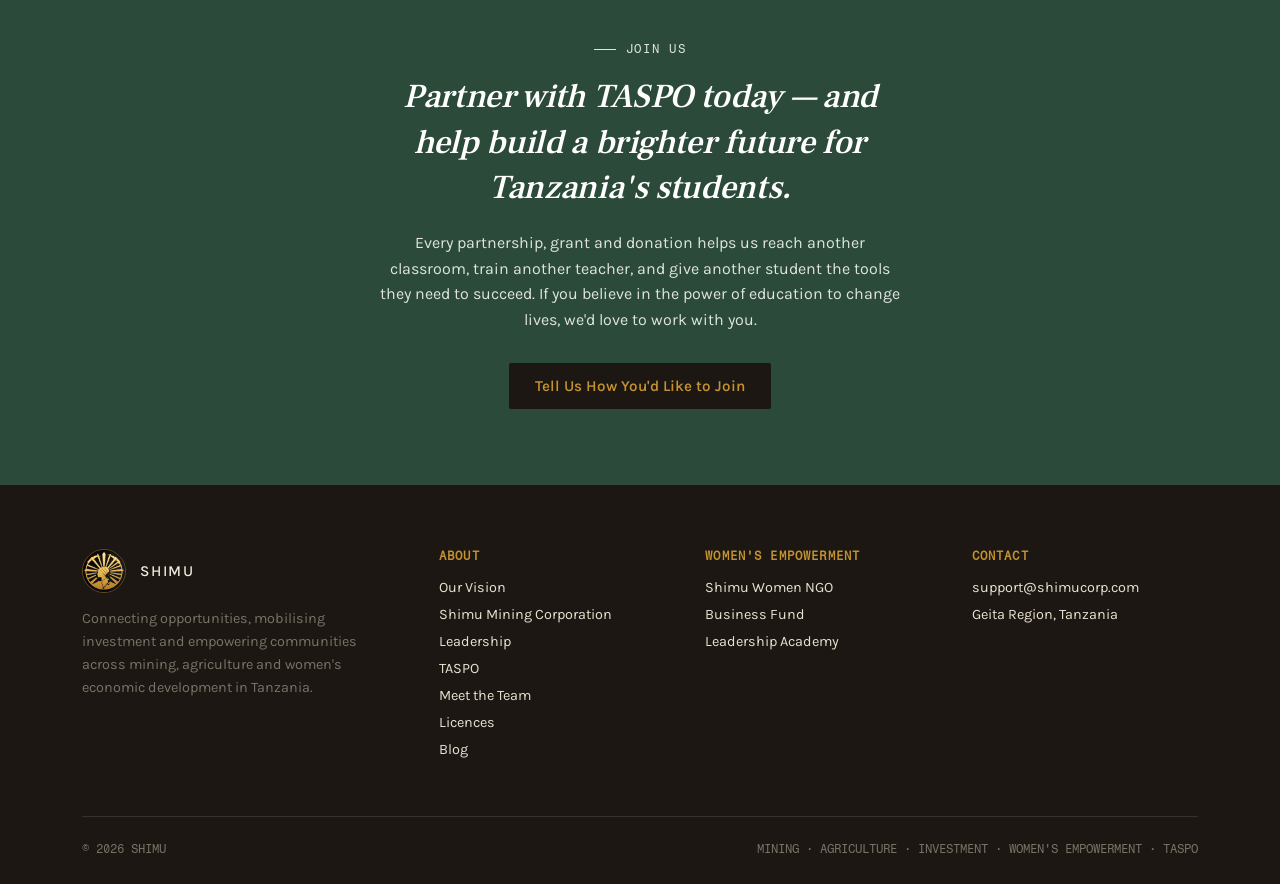
<file: taspo.html>
<!DOCTYPE html>
<html lang="en">
<head>
<meta charset="UTF-8">
<meta name="viewport" content="width=device-width, initial-scale=1.0">
<title>TASPO — Tanzania Student Plan Organisation | Shimu</title>
<link rel="preconnect" href="https://fonts.googleapis.com">
<link rel="preconnect" href="https://fonts.gstatic.com" crossorigin>
<link href="https://fonts.googleapis.com/css2?family=Frank+Ruhl+Libre:wght@400;500;600;700;900&family=Karla:wght@400;500;600;700&family=Fragment+Mono&display=swap" rel="stylesheet">
<link rel="stylesheet" href="css/styles.css">
</head>
<body>

<header>
  <div class="nav">
    <a href="index.html" class="brand">
      <img class="brand-mark" src="images/shimu-logo-mark.png" alt="Shimu emblem">
      <span class="brand-text">Shimu<span>TANZANIA</span></span>
    </a>
    <nav class="navlinks">
      <a href="index.html#about">About</a>
      <div class="nav-dropdown">
        <a href="https://www.taspo.org/" target="_blank" rel="noopener">TASPO ▾</a>
        <div class="nav-dropdown-menu">
          <a href="team.html">Team</a>
          <a href="licences.html">Licences</a>
        </div>
      </div>
      <a href="index.html#mining">Mining</a>
      <a href="index.html#women">Women's Empowerment</a>
      <a href="index.html#leadership">Leadership</a>
      <a href="blog.html">Blog</a>
    </nav>
    <button class="burger" aria-label="Open menu">MENU</button>
  </div>
</header>

<section class="taspo-band">
  <div class="wrap taspo-copy">
    <img class="taspo-logo-badge" src="images/taspo-logo.jpg" alt="TASPO — Tanzania Student Plan Organisation emblem">
    <div class="eyebrow">Introducing TASPO</div>
    <h2>Tanzania Student Plan Organisation</h2>
    <p>Tanzania Student Plan Organisation (TASPO) is on a mission to close the technology gap in Tanzanian schools — from primary level through university. Too many students still learn without access to the digital tools shaping the modern world, and TASPO exists to change that: bringing modern teaching methods, technology and life-skills training into classrooms across the country.</p>
    <div class="hero-actions">
      <a href="index.html" class="btn-ghost">Back to Shimu</a>
    </div>
  </div>
</section>

<section class="section">
  <div class="wrap">
    <div class="eyebrow" style="color:var(--forest);">About TASPO</div>
    <h2 style="margin-top:12px; max-width:20ch;">Who We Are</h2>
    <div class="split-copy" style="max-width:74ch; margin-top:24px;">
      <p>Tanzania Student Plan Organisation (TASPO) is a registered non-governmental organisation based in Singida, Tanzania, working to change what learning looks like for students across the country. We were founded in response to a simple but urgent problem: too many schools, from primary level right through to university, are still teaching without the technology that today's world runs on. That gap holds students back before they've even had a chance to catch up.</p>
      <p>TASPO exists to close it. We're a locally rooted, community-driven organisation, and everything we do is guided by Tanzania's national ICT Education Policy (2010), which recognises technology as one of the most powerful tools we have for improving how students learn and how teachers teach.</p>
      <a href="licences.html" class="btn-ghost on-paper" style="margin-top:8px;">View Our Licences</a>
    </div>
  </div>
</section>

<section class="taspo-focus">
  <div class="wrap">
    <div class="section-head">
      <div>
        <div class="eyebrow" style="color:var(--forest);">What We Do</div>
        <h2>Better tools, better skills, better futures</h2>
      </div>
      <p>Our work is built around one central idea: better tools and better skills lead to better futures.</p>
    </div>
    <div class="taspo-focus-grid">
      <div class="taspo-focus-item">
        <h4>Bring technology into the classroom</h4>
        <p>We work alongside government efforts to modernise education infrastructure, helping schools move away from outdated teaching methods — including reducing reliance on chalk — and towards tools like whiteboards and digital resources that support healthier, more effective learning environments for both students and teachers.</p>
      </div>
      <div class="taspo-focus-item">
        <h4>Breaking the Stigma: TASPO's Fight for Albinism Awareness</h4>
        <p>“Every myth we help dismantle makes it a little safer for a child with albinism to walk to school, play outside, and grow up without hiding who they are.”</p>
      </div>
      <div class="taspo-focus-item">
        <h4>Champion student safety and wellbeing</h4>
        <p>We run awareness programmes on violence and abuse in schools, helping students understand their rights and building safer environments for the most vulnerable, including girls and younger children.</p>
      </div>
      <div class="taspo-focus-item">
        <h4>Support teachers as much as students</h4>
        <p>We believe change in education starts with equipping educators, so a large part of our work focuses on training and resourcing teachers to use modern methods confidently.</p>
      </div>
    </div>
  </div>
</section>

<section class="section" id="whiteboards">
  <div class="wrap">
    <img class="taspo-project-photo" src="images/taspo-whiteboard-in-classroom.jpg" alt="A student teaching at a whiteboard in a Tanzanian classroom">
    <div class="eyebrow" style="color:var(--forest);">Our Next Project</div>
    <h2 style="margin-top:12px; max-width:26ch;">Why We're Getting Chalk Out of Tanzanian Classrooms</h2>
    <div class="split-copy" style="max-width:74ch; margin-top:24px;">
      <p>Walk into most rural classrooms in Tanzania and you'll find the same set-up that's been there for generations: a blackboard, a box of chalk, and rows of children breathing in a fine white haze every single lesson.</p>
      <p>It looks harmless. It isn't.</p>
      <div class="bio-more" hidden>
        <h4>The Problem Nobody Talks About</h4>
        <p>Every time a teacher writes on a blackboard — and every time the board gets wiped clean — chalk releases a cloud of fine dust into the air. In a small, poorly ventilated classroom with forty or fifty children packed in for six hours a day, that dust doesn't just disappear. It settles on desks, on books, on skin — and it gets breathed in, lesson after lesson, year after year.</p>
        <p>Researchers who've studied this have found that:</p>
        <ul>
          <li>Chalk dust is thick with fine particles small enough to travel deep into the lungs.</li>
          <li>Children and teachers sitting near the board are exposed to the highest concentrations — right where they need to be to see and hear the lesson.</li>
          <li>Regular exposure is linked to coughing, throat and eye irritation, and reduced lung function over time, with children and asthma sufferers most at risk.</li>
          <li>Wiping the board down actually makes things worse, throwing even finer dust back into the air.</li>
        </ul>
        <p>None of this is dramatic on any single day. That's exactly the problem — it's a slow, invisible harm that builds up over years of schooling, in classrooms where nobody thought to question it because it's simply “how school has always been.”</p>
        <h4>A Simple Swap With a Real Impact</h4>
        <p>The good news is that the fix isn't complicated, expensive research or new technology. It's a whiteboard.</p>
        <p>Studies comparing the two are clear: classrooms using whiteboards and dry-erase markers show none of the dust spikes that chalk and blackboards produce. Same lesson, same teacher, same children — just cleaner air.</p>
        <p>That's why we started <strong>Whiteboards for All</strong> — a straightforward, practical project to replace blackboards and chalk with whiteboards in Tanzanian schools, one classroom at a time.</p>
        <h4>What Whiteboards for All Actually Does</h4>
        <ul>
          <li><strong>Removes the dust at the source.</strong> No chalk, no airborne particles, no daily exposure.</li>
          <li><strong>Improves the learning environment, not just health</strong> — whiteboards are easier to read from the back of the room and simple to keep clean.</li>
          <li><strong>Protects teachers too.</strong> They spend the most time closest to the board, day after day, year after year.</li>
          <li><strong>Puts children's wellbeing on equal footing with their education</strong> — because a healthy classroom shouldn't be a luxury.</li>
        </ul>
        <h4>Why This Matters to Us</h4>
        <p>We believe education should build children up, not quietly wear down their health while it does. A blackboard was never a deliberate choice to put children at risk — it's simply what was available, for a long time. Now something better is available too, and we think every classroom deserves it.</p>
        <p>Every whiteboard we install replaces years of daily dust exposure with something as simple as a wipe-clean surface and a dry marker. It's a small change on paper. In a classroom full of children, it's the air they'll breathe for the rest of their school life.</p>
        <p class="tag-line" style="border-left-color:var(--forest);">Help us bring clean air — and a proper whiteboard — to more Tanzanian classrooms.</p>
      </div>
      <button type="button" class="read-more-toggle" aria-expanded="false">Read more</button>
    </div>
  </div>
</section>

<section class="section" id="albinism">
  <div class="wrap">
    <img class="taspo-project-photo" src="images/taspo-albinism.jpg" alt="Two friends, one with albinism, laughing together in Tanzania">
    <div class="eyebrow" style="color:var(--forest);">Breaking the Stigma</div>
    <h2 style="margin-top:12px; max-width:26ch;">Our Work on Albinism Awareness</h2>
    <div class="split-copy" style="max-width:74ch; margin-top:24px;">
      <p>Albinism is a genetic condition — nothing more, nothing less. Yet in Tanzania, generations of superstition and misunderstanding have turned a simple difference in pigmentation into a source of fear, exclusion and, for far too many families, danger. At TASPO, we believe the most powerful tool against that fear is knowledge, shared consistently, in the places where beliefs are actually formed: classrooms and communities.</p>
      <div class="bio-more" hidden>
        <h4>Taking the conversation into schools</h4>
        <p>Children absorb the attitudes around them long before they can question them. That's why our awareness work starts early, running sessions directly in schools that explain what albinism actually is — a genetic condition, not a curse, not a punishment, and not something to fear. We help teachers and students understand the real challenges their peers with albinism face, like sun sensitivity and low vision, so that support replaces exclusion, and curiosity replaces stigma.</p>
        <h4>Reaching communities where old beliefs run deep</h4>
        <p>Myths about albinism don't disappear on their own — they have to be actively and respectfully challenged. TASPO works within local communities to open honest conversations about where these beliefs come from and why they don't hold up, using trusted local voices to help messages land. It's slow, patient work, but it's how real change happens: one classroom, one village meeting, one conversation at a time.</p>
        <h4>Why this matters</h4>
        <p>Every myth we help dismantle makes it a little safer for a child with albinism to walk to school, play outside, and grow up without hiding who they are. Education won't undo generations of harm overnight, but it's the foundation everything else — safety, dignity, opportunity — is built on.</p>
      </div>
      <button type="button" class="read-more-toggle" aria-expanded="false">Read more</button>
    </div>
  </div>
</section>

<section class="taspo-dark-band">
  <div class="wrap">
    <div class="eyebrow">How We Work</div>
    <h2>Member-led, fully accountable</h2>
    <p>TASPO is member-led and fully accountable to the communities we serve. Our General Meeting — made up of all our members — is our supreme decision-making body, setting our budgets, approving our plans and holding our leadership to account.</p>
    <p>A Board of Directors and elected office bearers (Chairperson, Executive Secretary and Treasurer) manage our day-to-day work, and every shilling we raise, whether through membership fees, fundraising, grants or donations, goes directly towards our educational mission. Nothing more, nothing less.</p>
  </div>
</section>

<section class="section">
  <div class="wrap">
    <div class="eyebrow" style="color:var(--forest);">Our Vision for the Future</div>
    <h2 style="margin-top:12px; max-width:30ch;">A Tanzania where no student is limited by a lack of technology</h2>
    <div class="split-copy" style="max-width:74ch; margin-top:24px;">
      <p>We're working towards a Tanzania where no student's education is limited by a lack of technology or resources — where every classroom, from the smallest village primary school to university lecture halls, has the tools and support needed to help students genuinely thrive. We want to see a generation of Tanzanian students who are not only academically capable, but digitally confident, equipped with real-world life skills, and safe in the environments where they learn.</p>
      <p class="tag-line" style="border-left-color:var(--forest);">This is a long-term mission, and we can't achieve it on our own.</p>
    </div>
  </div>
</section>

<section class="section" id="team">
  <div class="wrap">
    <div class="section-head">
      <div>
        <div class="eyebrow" style="color:var(--forest);">Meet the Team</div>
        <h2>The people behind TASPO</h2>
      </div>
      <p>From founding vision to day-to-day delivery in classrooms across Tanzania — meet the full team and read their stories.</p>
    </div>
    <div class="team-grid">
      <a class="team-card" href="team.html#founder">
        <img src="images/ceo-face.jpg" alt="Shilekirwamuu Israel Mwasha">
        <div class="team-card-body">
          <h4>Shilekirwamuu Israel Mwasha</h4>
          <p>Founder</p>
        </div>
      </a>
      <a class="team-card" href="team.html#birger">
        <img src="images/birger-face.jpg" alt="Birger Fredriksson">
        <div class="team-card-body">
          <h4>Birger Fredriksson</h4>
          <p>Chairperson</p>
        </div>
      </a>
      <a class="team-card" href="team.html#kristian">
        <img src="images/kristian-face.jpg" alt="Kristian Muro">
        <div class="team-card-body">
          <h4>Kristian Muro</h4>
          <p>Secretary General</p>
        </div>
      </a>
      <a class="team-card" href="team.html#magreth">
        <img src="images/margaret-face.jpg" alt="Magreth Mwambe">
        <div class="team-card-body">
          <h4>Magreth Mwambe</h4>
          <p>Human Resources Director</p>
        </div>
      </a>
      <a class="team-card" href="team.html#vicky">
        <img src="images/vicky-face.jpg" alt="Vicky Alice Ntetema">
        <div class="team-card-body">
          <h4>Vicky Alice Ntetema</h4>
          <p>SMOTA Member &amp; Advocate</p>
        </div>
      </a>
      <a class="team-card" href="team.html#zainab">
        <img src="images/zainab-face.jpg" alt="Zainab Ham Abdul">
        <div class="team-card-body">
          <h4>Zainab Ham Abdul</h4>
          <p>Albinism Inclusion Coordinator</p>
        </div>
      </a>
      <a class="team-card" href="team.html#godlove">
        <img src="images/godlove-face.jpg" alt="Godlove Abson Mgongolwa">
        <div class="team-card-body">
          <h4>Godlove Abson Mgongolwa</h4>
          <p>Director of Finance</p>
        </div>
      </a>
      <a class="team-card" href="team.html#eliashishi">
        <img src="images/eliashishi-face.jpg" alt="Eliashishi Israel Mwasha">
        <div class="team-card-body">
          <h4>Eliashishi Israel Mwasha</h4>
          <p>Education Field Officer</p>
        </div>
      </a>
      <a class="team-card" href="team.html#cauthane">
        <img src="images/cauthane-face.jpg" alt="Cauthane Lucyia Shamsi">
        <div class="team-card-body">
          <h4>Cauthane Lucyia Shamsi</h4>
          <p>Director, Tanzania Student Plan Organisation</p>
        </div>
      </a>
      <a class="team-card" href="team.html#hanne">
        <img src="images/hanne-face.jpg" alt="Hanne Kjær">
        <div class="team-card-body">
          <h4>Hanne Kjær</h4>
          <p>Web Design &amp; EU Logistics</p>
        </div>
      </a>
      <a class="team-card" href="team.html#michael">
        <img src="images/michael-face.jpg" alt="Michael Maziku">
        <div class="team-card-body">
          <h4>Michael Maziku</h4>
          <p>Director of Whiteboard Logistics</p>
        </div>
      </a>
      <a class="team-card" href="team.html#calvin">
        <img src="images/calvin-face.jpg" alt="Dr. Calvin Mbora Mwasha">
        <div class="team-card-body">
          <h4>Dr. Calvin Mbora Mwasha</h4>
          <p>Director of Students' Health</p>
        </div>
      </a>
      <a class="team-card" href="team.html#upendo">
        <img src="images/upendo-face.jpg" alt="Upendo Peter Ndowo">
        <div class="team-card-body">
          <h4>Upendo Peter Ndowo</h4>
          <p>Head of Social Economic Club</p>
        </div>
      </a>
    </div>
  </div>
</section>

<section class="cta-band forest" id="contact">
  <div class="wrap">
    <div class="eyebrow">Join Us</div>
    <h2>Partner with TASPO today — and help build a brighter future for Tanzania's students.</h2>
    <p>Every partnership, grant and donation helps us reach another classroom, train another teacher, and give another student the tools they need to succeed. If you believe in the power of education to change lives, we'd love to work with you.</p>
    <a href="https://www.taspo.org/" target="_blank" rel="noopener" class="btn-primary">Tell Us How You'd Like to Join</a>
  </div>
</section>

<footer>
  <div class="wrap">
    <div class="footer-grid">
      <div class="footer-brand">
        <div class="brand">
          <img class="brand-mark" src="images/shimu-logo-mark.png" alt="Shimu emblem">
          <span class="brand-text">Shimu</span>
        </div>
        <p>Connecting opportunities, mobilising investment and empowering communities across mining, agriculture and women's economic development in Tanzania.</p>
      </div>
      <div>
        <h5>About</h5>
        <ul>
          <li><a href="index.html#about">Our Vision</a></li>
          <li><a href="index.html#mining">Shimu Mining Corporation</a></li>
          <li><a href="index.html#leadership">Leadership</a></li>
          <li><a href="https://www.taspo.org/" target="_blank" rel="noopener">TASPO</a></li>
          <li><a href="team.html">Meet the Team</a></li>
          <li><a href="licences.html">Licences</a></li>
          <li><a href="blog.html">Blog</a></li>
        </ul>
      </div>
      <div>
        <h5>Women's Empowerment</h5>
        <ul>
          <li><a href="index.html#women">Shimu Women NGO</a></li>
          <li><a href="index.html#women">Business Fund</a></li>
          <li><a href="index.html#women">Leadership Academy</a></li>
        </ul>
      </div>
      <div>
        <h5>Contact</h5>
        <ul>
          <li><a href="mailto:support@shimucorp.com">support@shimucorp.com</a></li>
          <li><a href="index.html#contact">Geita Region, Tanzania</a></li>
        </ul>
      </div>
    </div>
    <div class="footer-bottom">
      <span>© 2026 SHIMU</span>
      <span>MINING · AGRICULTURE · INVESTMENT · WOMEN'S EMPOWERMENT · TASPO</span>
    </div>
  </div>
</footer>

<script src="js/main.js" defer></script>
</body>
</html>
</file>
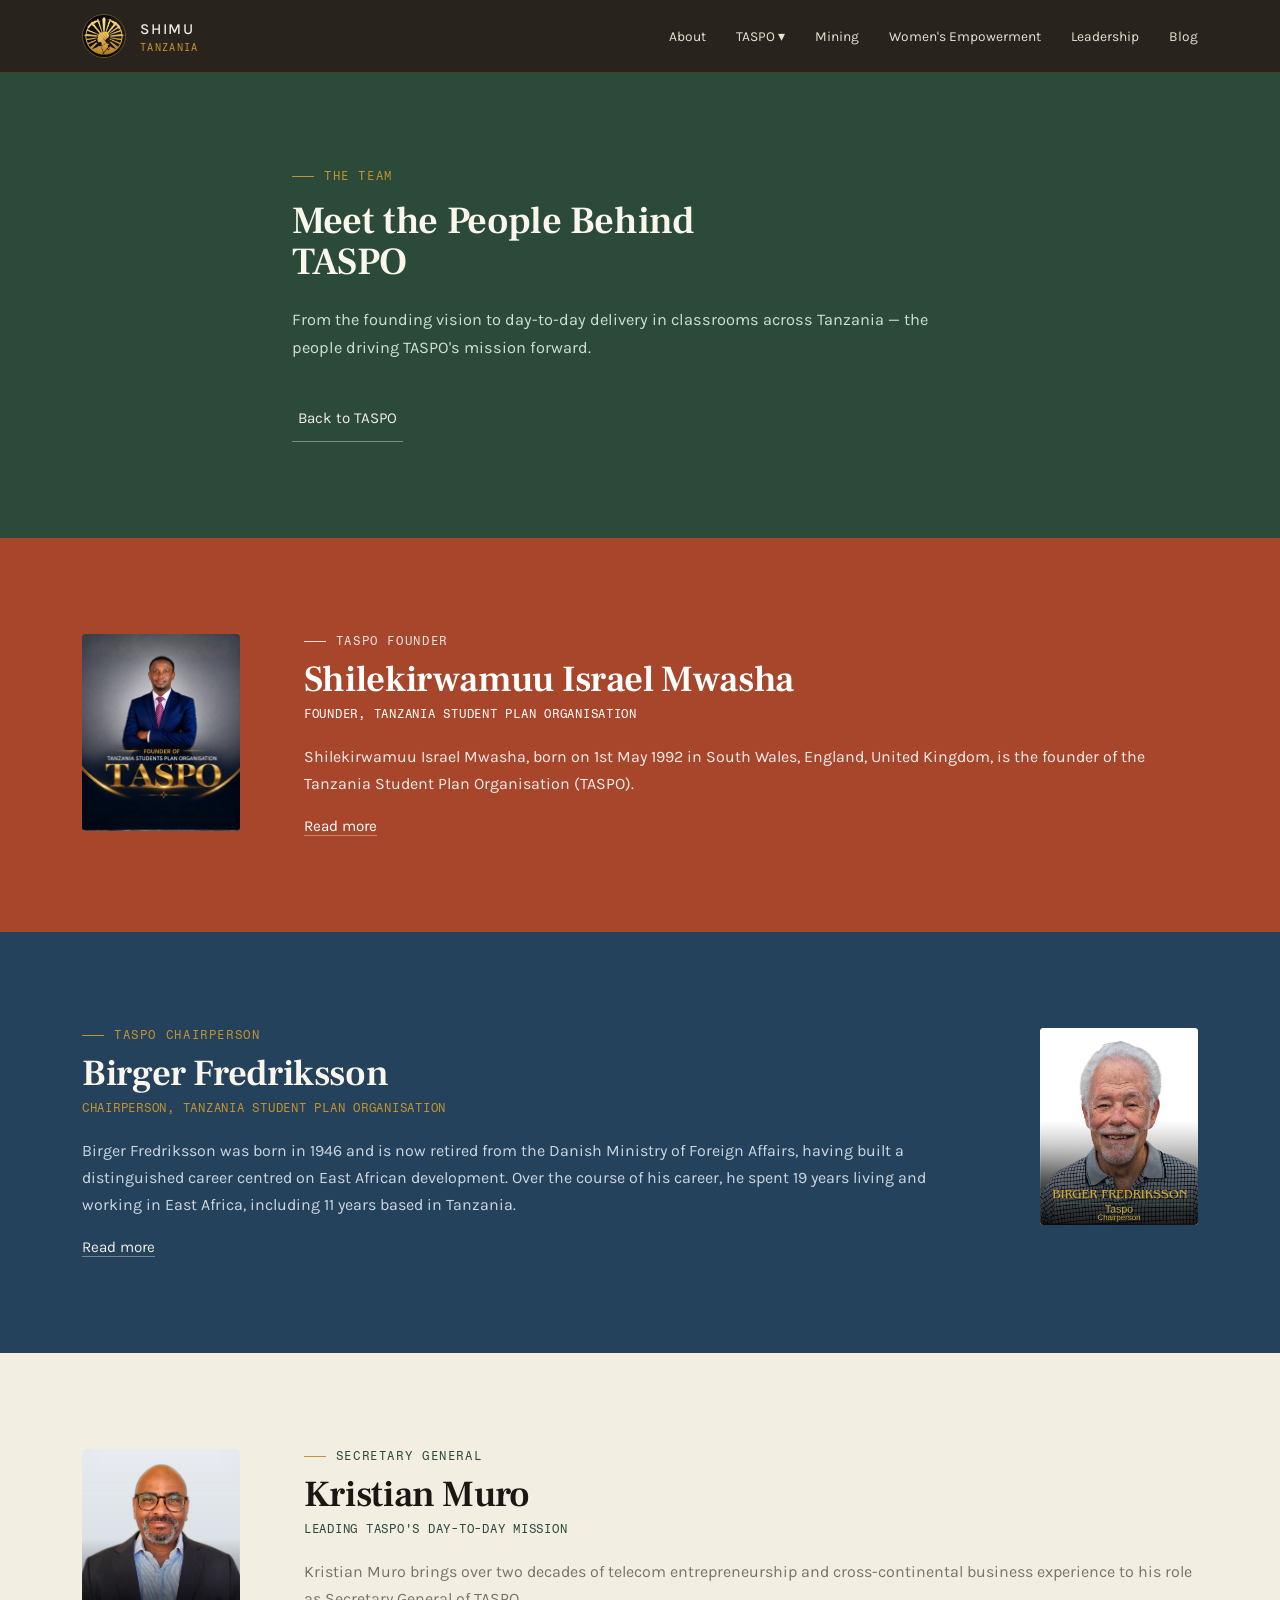
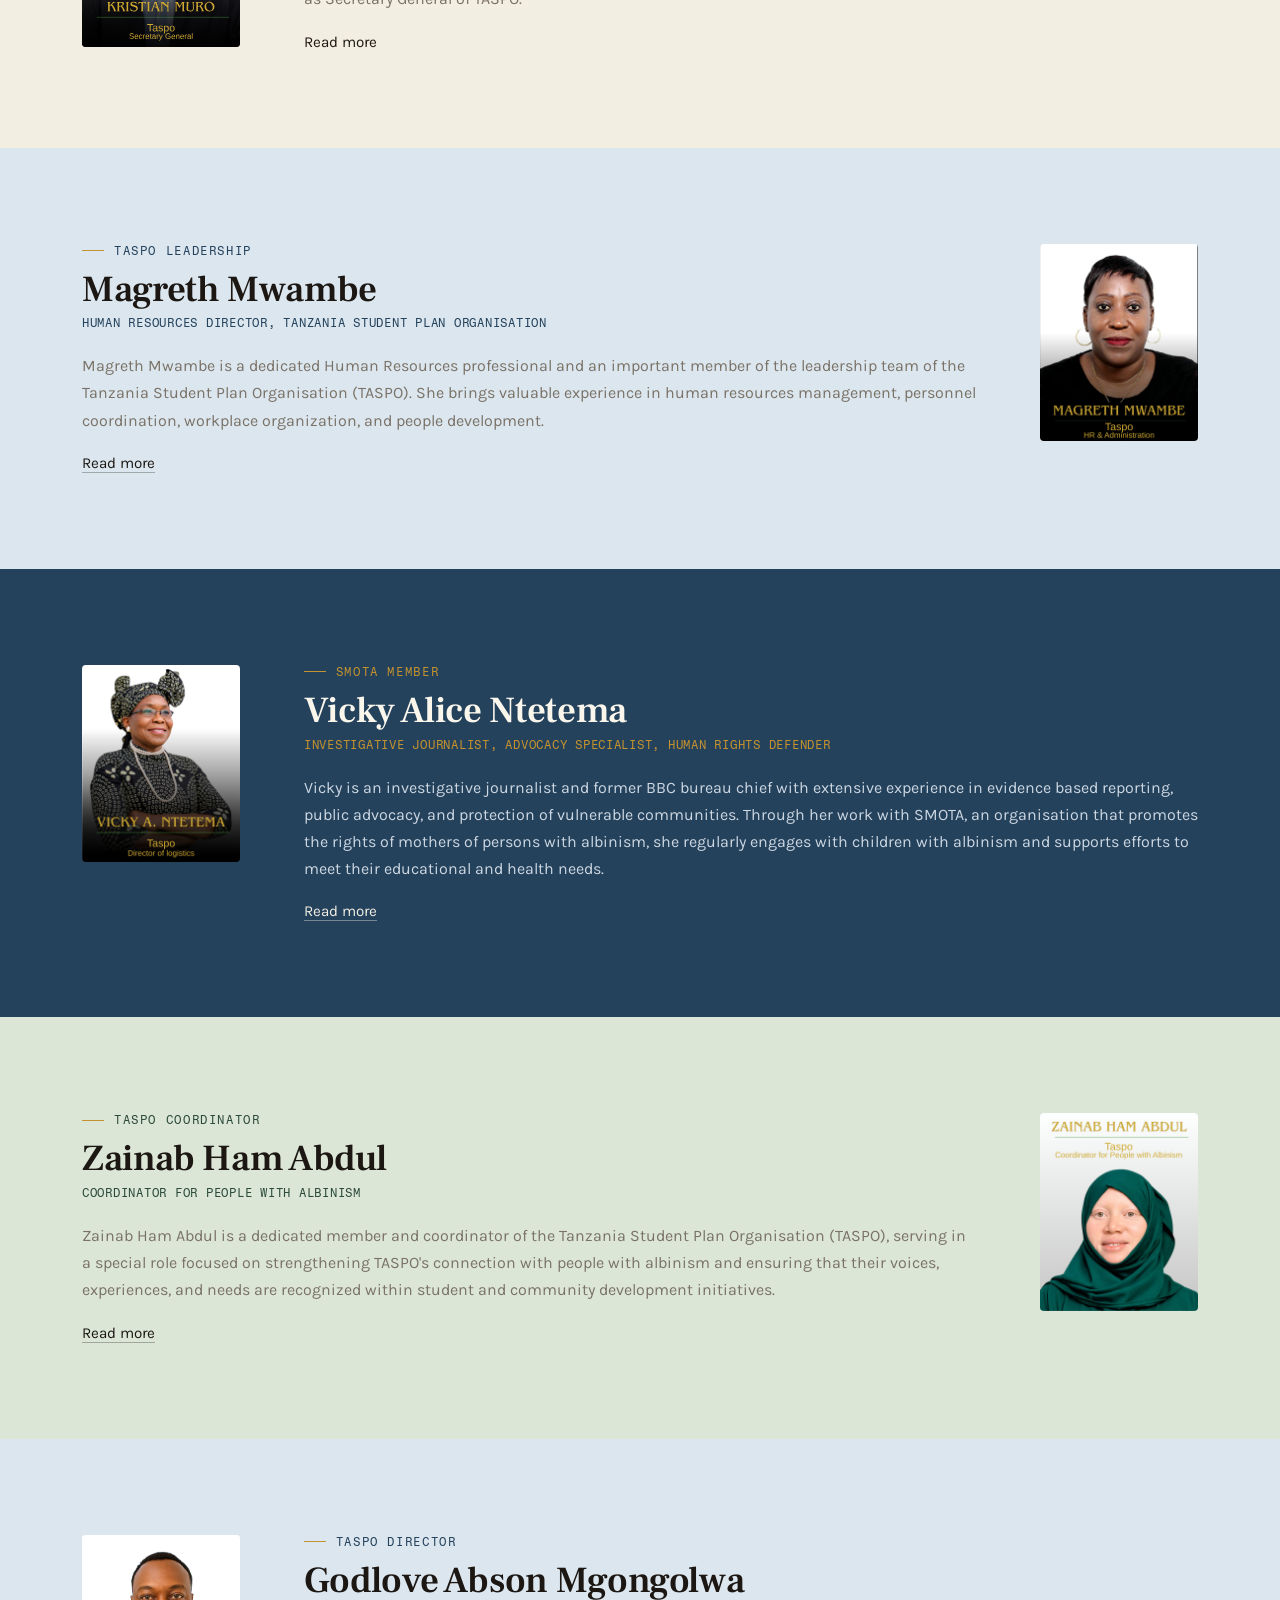
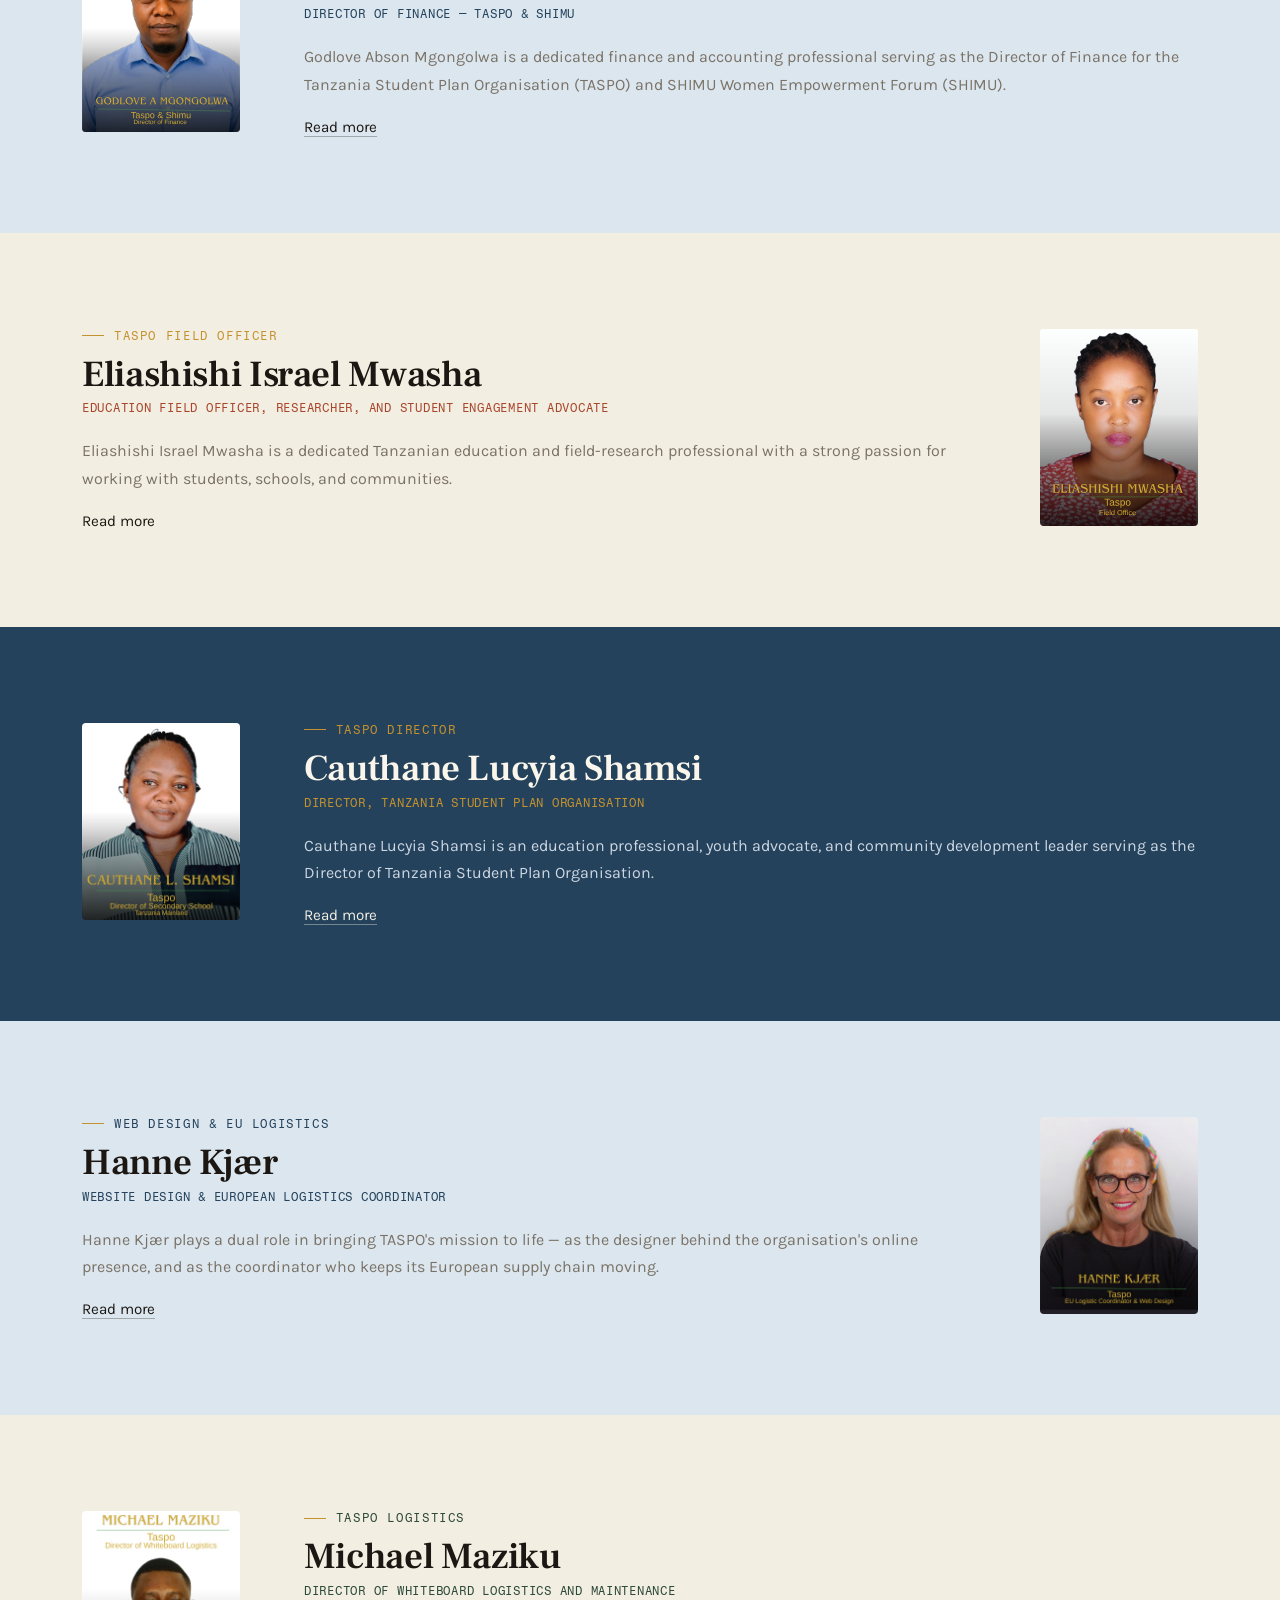
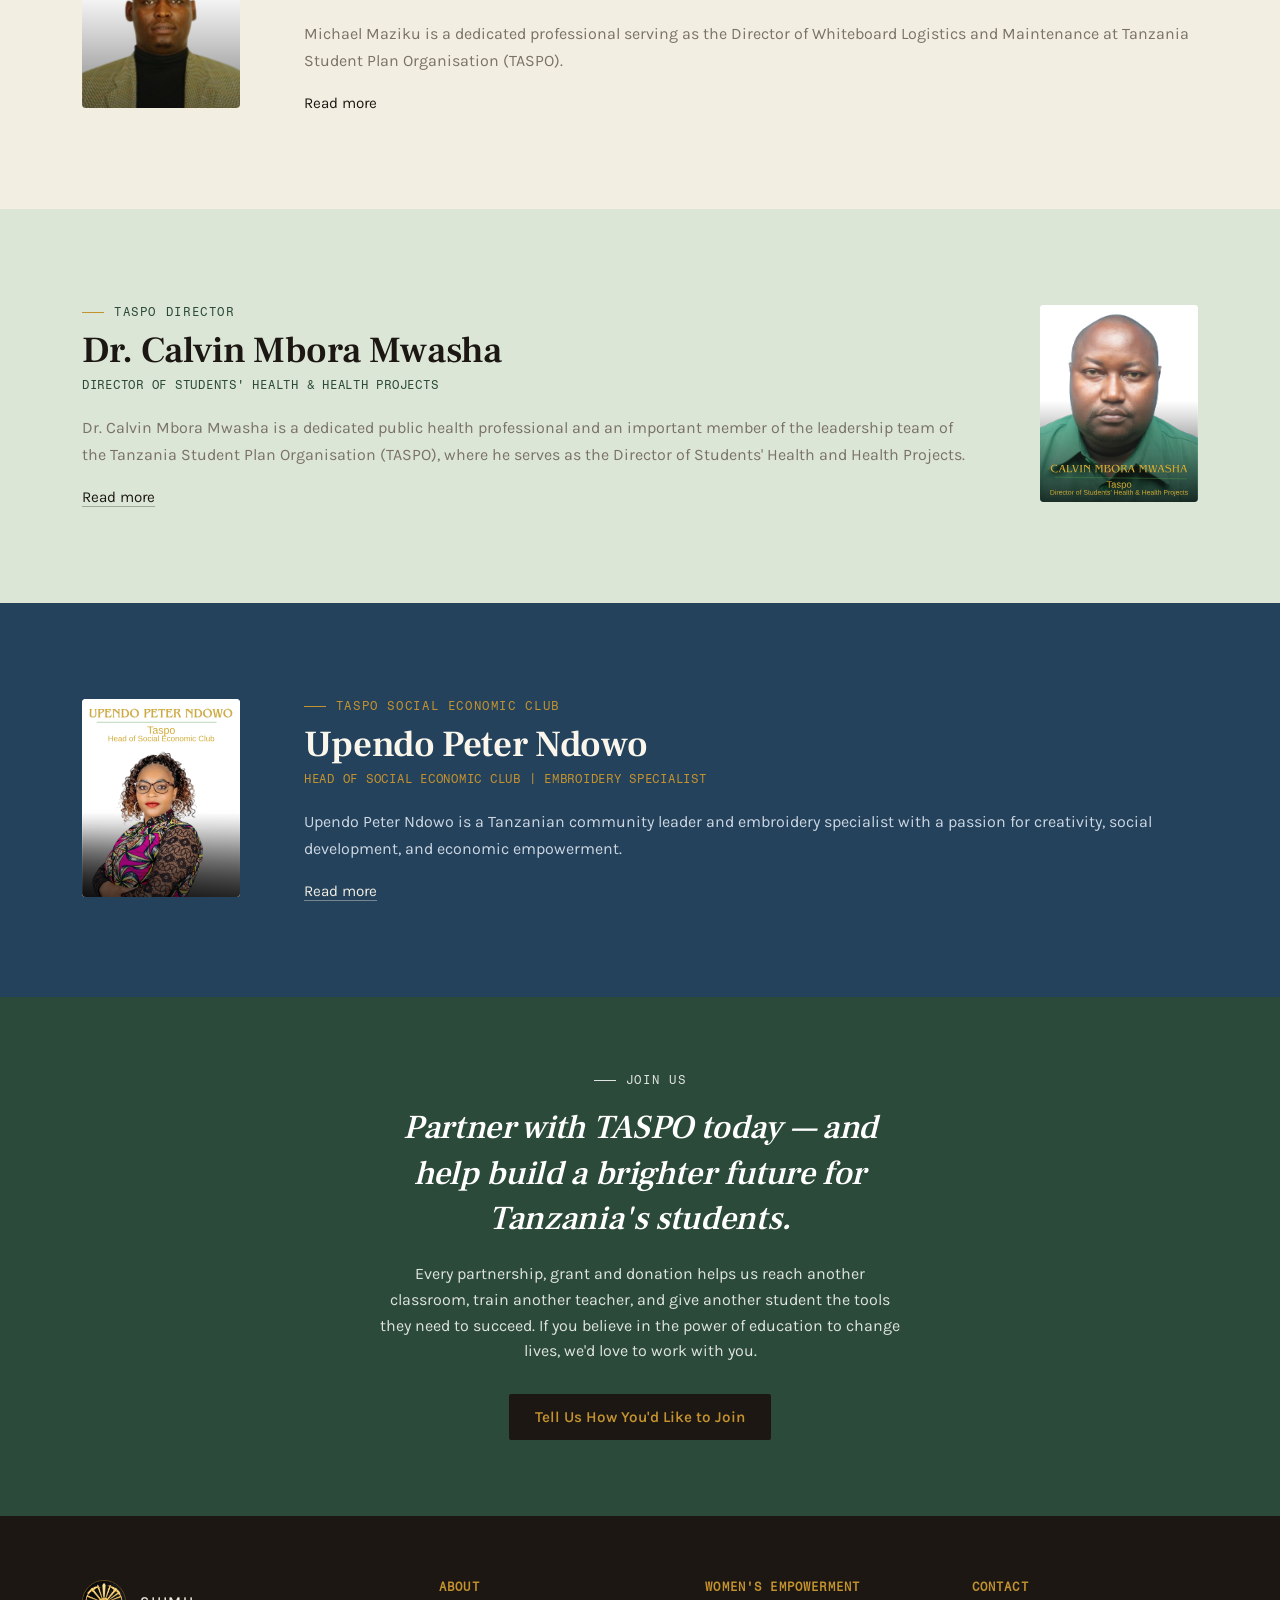
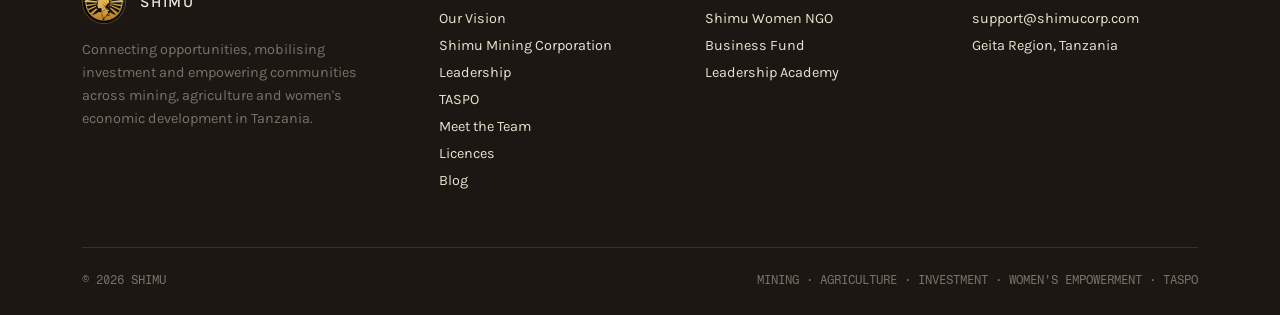
<file: team.html>
<!DOCTYPE html>
<html lang="en">
<head>
<meta charset="UTF-8">
<meta name="viewport" content="width=device-width, initial-scale=1.0">
<title>The Team — TASPO | Shimu</title>
<link rel="preconnect" href="https://fonts.googleapis.com">
<link rel="preconnect" href="https://fonts.gstatic.com" crossorigin>
<link href="https://fonts.googleapis.com/css2?family=Frank+Ruhl+Libre:wght@400;500;600;700;900&family=Karla:wght@400;500;600;700&family=Fragment+Mono&display=swap" rel="stylesheet">
<link rel="stylesheet" href="css/styles.css">
</head>
<body>

<header>
  <div class="nav">
    <a href="index.html" class="brand">
      <img class="brand-mark" src="images/shimu-logo-mark.png" alt="Shimu emblem">
      <span class="brand-text">Shimu<span>TANZANIA</span></span>
    </a>
    <nav class="navlinks">
      <a href="index.html#about">About</a>
      <div class="nav-dropdown">
        <a href="https://www.taspo.org/" target="_blank" rel="noopener">TASPO ▾</a>
        <div class="nav-dropdown-menu">
          <a href="team.html">Team</a>
          <a href="licences.html">Licences</a>
        </div>
      </div>
      <a href="index.html#mining">Mining</a>
      <a href="index.html#women">Women's Empowerment</a>
      <a href="index.html#leadership">Leadership</a>
      <a href="blog.html">Blog</a>
    </nav>
    <button class="burger" aria-label="Open menu">MENU</button>
  </div>
</header>

<section class="taspo-band">
  <div class="wrap taspo-copy">
    <div class="eyebrow">The Team</div>
    <h2>Meet the People Behind TASPO</h2>
    <p>From the founding vision to day-to-day delivery in classrooms across Tanzania — the people driving TASPO's mission forward.</p>
    <div class="hero-actions">
      <a href="https://www.taspo.org/" target="_blank" rel="noopener" class="btn-ghost">Back to TASPO</a>
    </div>
  </div>
</section>

<section class="leader rust" id="founder">
  <div class="wrap">
    <div class="leader-grid">
      <div class="leader-photo">
        <img src="images/ceo-mwasha-taspo-bio.jpg" alt="Shilekirwamuu Israel Mwasha, Founder of TASPO">
      </div>
      <div class="leader-copy">
        <div class="eyebrow">TASPO Founder</div>
        <h2>Shilekirwamuu Israel Mwasha</h2>
        <div class="leader-role">Founder, Tanzania Student Plan Organisation</div>
        <p>Shilekirwamuu Israel Mwasha, born on 1st May 1992 in South Wales, England, United Kingdom, is the founder of the Tanzania Student Plan Organisation (TASPO).</p>
        <div class="bio-more" hidden>
          <p>His journey toward establishing TASPO was shaped by his educational experiences, personal observations, studies, and a growing conviction that students should be prepared not only to pass examinations, but also to understand, plan for, and actively participate in real life.</p>
          <p>One of the most important influences in the development of his vision came during his time at Mwandege Boys Secondary School in Mkuranga. At the school, students experienced an environment that encouraged them to manage and utilize their time responsibly, without depending entirely on school bells. This experience taught him an important lesson: education is not merely about the A's or B's we receive, but about the application of knowledge in the real world.</p>
          <p>Through his studies, experiences at school, and observations of society, he continued to develop the idea that students needed an organized platform through which they could learn to plan, organize, cooperate, and prepare themselves for the future.</p>
          <h4>The Idea — 1st November 2007</h4>
          <p>After reflecting on everything he had learned from school, his studies, and the observations he had made throughout his educational journey, on 1st November 2007, while he was at Mwandege Boys Secondary School, Shilekirwamuu Israel Mwasha made a significant decision: he would write down his vision and tasks for what he believed could become a students' organization.</p>
          <p>This was a defining moment in the history of TASPO.</p>
          <p>The idea was no longer simply an observation or a personal thought. He began putting the vision into writing by developing what he referred to as the TASPO Taskbook — a written foundation for the tasks, responsibilities, objectives, and direction of the organization he envisioned.</p>
          <p>The date 1st November 2007 therefore represents an important milestone: the day the TASPO vision was formally put into written form.</p>
          <p>His inspiration was strengthened by the ideas and quotations he encountered in <em>The Map of Life</em>, which encouraged him to think about life beyond the classroom and the importance of planning one's journey.</p>
          <h4>The Whiteboard Initiative</h4>
          <p>Another important part of his vision was inspired by his experience at Mwandege Boys and by observing his father, Israel Mwasha, teaching with a whiteboard.</p>
          <p>These experiences helped him recognize that simple improvements in educational environments could have a meaningful impact on students and teachers. This later contributed to the development of TASPO's interest in promoting whiteboards as an alternative to traditional chalkboards, as part of a broader effort to improve learning environments.</p>
          <h4>Acknowledgement</h4>
          <p>The founder sincerely acknowledges Mr. Enock Walter, Chief Facilitator of Mwandege Boys Secondary School, whose leadership and educational environment played an important role in shaping the experiences that contributed to the original TASPO vision.</p>
          <p>From the lessons learned at school, to observations of society, to the decision made on 1st November 2007 to begin writing the TASPO Taskbook, the journey reflects a central belief:</p>
          <div class="quote-block">
            <blockquote>Students are not simply recipients of education. They are planners, innovators, problem-solvers, and future leaders who can participate in creating a better society.</blockquote>
          </div>
          <p>This belief remains at the heart of the Tanzania Student Plan Organisation (TASPO).</p>
        </div>
        <button type="button" class="read-more-toggle" aria-expanded="false">Read more</button>
      </div>
    </div>
  </div>
</section>

<section class="leader indigo" id="birger">
  <div class="wrap">
    <div class="leader-grid reverse">
      <div class="leader-copy">
        <div class="eyebrow">TASPO Chairperson</div>
        <h2>Birger Fredriksson</h2>
        <div class="leader-role">Chairperson, Tanzania Student Plan Organisation</div>
        <p>Birger Fredriksson was born in 1946 and is now retired from the Danish Ministry of Foreign Affairs, having built a distinguished career centred on East African development. Over the course of his career, he spent 19 years living and working in East Africa, including 11 years based in Tanzania.</p>
        <div class="bio-more" hidden>
          <p>His work in Tanzania spanned several phases of Danish development assistance. During the 1970s and 1980s, he was primarily engaged in the maintenance of secondary schools and the construction of three girls' secondary schools. In later years, his focus shifted to supporting government plans for district development, improving women's rights to land ownership, and helping farmers increase their income through better production and sale of selected crops.</p>
          <p>In Uganda and Kenya, his work centred mainly on public health and district development initiatives.</p>
          <p>Birger brings a rare and profound depth of knowledge to TASPO. His decades of hands-on experience with Tanzanian education infrastructure, district-level governance, and grassroots development give him a first-hand understanding of the practical realities facing Tanzanian schools and communities today. Having personally overseen the construction of girls' secondary schools, he understands both the logistical challenges and the transformative impact that improved educational facilities can have — insight that speaks directly to TASPO's mission. His long-standing relationships within Tanzania's development and education sectors, combined with his experience navigating government structures and donor coordination, make him an invaluable advisor as TASPO works to expand access to quality education across the country.</p>
        </div>
        <button type="button" class="read-more-toggle" aria-expanded="false">Read more</button>
      </div>
      <div class="leader-photo">
        <img src="images/birger-fredriksson-bio.svg" alt="Birger Fredriksson, Chairperson of TASPO">
      </div>
    </div>
  </div>
</section>

<section class="leader" id="kristian">
  <div class="wrap">
    <div class="leader-grid">
      <div class="leader-photo">
        <img src="images/kristian-muro-bio.svg" alt="Kristian Muro, Secretary General of TASPO">
      </div>
      <div class="leader-copy">
        <div class="eyebrow" style="color:var(--forest);">Secretary General</div>
        <h2>Kristian Muro</h2>
        <div class="leader-role" style="color:var(--forest);">Leading TASPO's day-to-day mission</div>
        <p>Kristian Muro brings over two decades of telecom entrepreneurship and cross-continental business experience to his role as Secretary General of TASPO.</p>
        <div class="bio-more" hidden>
          <p>His career began in Denmark, where he founded and built a mobile network operator from the ground up — navigating the technical, regulatory, and commercial challenges of launching a telecom business in a competitive European market. That entrepreneurial grounding later took him to Tanzania, where he worked closely with TTCL (Tanzania Telecommunications Corporation Limited), helping eliminate simbox traffic stealing revenues from TTCL. Project was to become international gateway switch for Tanzania, using expertise with the realities and opportunities of the East African market.</p>
          <p>This journey — from building infrastructure in Europe to working hands-on in Tanzania — gave Kristian a rare, practical understanding of both worlds: the systems and standards of the West, and the on-the-ground needs and challenges of Tanzanian communities. That dual perspective is exactly what he now brings to TASPO, where as Secretary General he helps drive the organisation's mission forward, connecting European partners and resources with real impact for Tanzanian students and schools.</p>
        </div>
        <button type="button" class="read-more-toggle" aria-expanded="false">Read more</button>
      </div>
    </div>
  </div>
</section>

<section class="leader sky" id="magreth">
  <div class="wrap">
    <div class="leader-grid reverse">
      <div class="leader-copy">
        <div class="eyebrow">TASPO Leadership</div>
        <h2>Magreth Mwambe</h2>
        <div class="leader-role">Human Resources Director, Tanzania Student Plan Organisation</div>
        <p>Magreth Mwambe is a dedicated Human Resources professional and an important member of the leadership team of the Tanzania Student Plan Organisation (TASPO). She brings valuable experience in human resources management, personnel coordination, workplace organization, and people development.</p>
        <div class="bio-more" hidden>
          <p>Before joining TASPO, Magreth served in the Human Resources department at DHL, a globally recognized transportation and logistics organization. Her experience in such a professional and international working environment strengthened her understanding of employee management, recruitment, workplace coordination, staff welfare, and organizational administration.</p>
          <p>At TASPO, Magreth serves as the Human Resources Director, where she plays a central role in building and strengthening the organization's human capital. She is responsible for helping TASPO identify, mobilize, coordinate, and support qualified personnel who can contribute effectively to the organization's mission and programs.</p>
          <p>Her responsibilities include personnel mobilization, recruitment coordination, staff placement, employee relations, workforce organization, and supporting the development of a professional working culture within TASPO. Through her role, she helps ensure that the right people are connected with the right responsibilities and that TASPO continues to develop a capable and committed team.</p>
          <p>Magreth is recognized for her professionalism, organizational ability, commitment to people, and capacity to work with different individuals and teams. Her experience allows her to serve as an important bridge between TASPO's leadership and its workforce.</p>
          <p>As TASPO continues to expand its activities and reach more students and communities, Magreth's contribution in human resources remains essential to building a strong, responsible, and effective organization.</p>
          <p>Her vision within TASPO is to help build a professional human-resource system where every person is given an opportunity to contribute their skills, develop their potential, and participate meaningfully in the organization's mission.</p>
          <p class="tag-line" style="border-left-color:var(--indigo);">“Building the People Behind the Mission.”</p>
        </div>
        <button type="button" class="read-more-toggle" aria-expanded="false">Read more</button>
      </div>
      <div class="leader-photo">
        <img src="images/margaret-mwambe-bio.jpg" alt="Magreth Mwambe, Human Resources Director at TASPO">
      </div>
    </div>
  </div>
</section>

<section class="leader indigo" id="vicky">
  <div class="wrap">
    <div class="leader-grid">
      <div class="leader-photo">
        <img src="images/vicky-ntetema-bio.jpg" alt="Vicky Alice Ntetema, SMOTA Member and TASPO advisor">
      </div>
      <div class="leader-copy">
        <div class="eyebrow">SMOTA Member</div>
        <h2>Vicky Alice Ntetema</h2>
        <div class="leader-role">Investigative Journalist, Advocacy Specialist, Human Rights Defender</div>
        <p>Vicky is an investigative journalist and former BBC bureau chief with extensive experience in evidence based reporting, public advocacy, and protection of vulnerable communities. Through her work with SMOTA, an organisation that promotes the rights of mothers of persons with albinism, she regularly engages with children with albinism and supports efforts to meet their educational and health needs.</p>
        <div class="bio-more" hidden>
          <p>Although retired from her role as Executive Director of Under The Same Sun (UTSS), she continues to provide occasional consultancy on issues relating to disability inclusion, child protection, and safe learning environments. Her professional background includes extensive collaboration with schools that accommodate students and teachers with albinism, particularly in strengthening classroom accessibility for low vision learners.</p>
          <p>Vicky brings to TASPO a commitment to factual, evidence based advocacy and practical solutions that enhance the wellbeing of both students and teachers.</p>
        </div>
        <button type="button" class="read-more-toggle" aria-expanded="false">Read more</button>
      </div>
    </div>
  </div>
</section>

<section class="leader sage" id="zainab">
  <div class="wrap">
    <div class="leader-grid reverse">
      <div class="leader-copy">
        <div class="eyebrow">TASPO Coordinator</div>
        <h2>Zainab Ham Abdul</h2>
        <div class="leader-role">Coordinator for People with Albinism</div>
        <p>Zainab Ham Abdul is a dedicated member and coordinator of the Tanzania Student Plan Organisation (TASPO), serving in a special role focused on strengthening TASPO's connection with people with albinism and ensuring that their voices, experiences, and needs are recognized within student and community development initiatives.</p>
        <div class="bio-more" hidden>
          <p>Zainab Ham Abdul is regarded as a committed, compassionate, and dependable personnel who understands the importance of inclusion and equal opportunity. Through the coordination role, Zainab Ham Abdul helps create a bridge between TASPO and people with albinism, encouraging communication, participation, advocacy, and cooperation.</p>
          <h4>Advocacy and Inclusion</h4>
          <p>The role is particularly important because people with albinism may experience challenges related to vision, sensitivity to light and ultraviolet radiation, skin protection, discrimination, and social misconceptions. Organizations working with people with albinism therefore place importance on awareness, education, health protection, inclusion, and human rights.</p>
          <p>Within TASPO, Zainab Ham Abdul's responsibility is to help ensure that people with albinism are not left behind in programs involving education, student participation, research, empowerment, leadership, and community development.</p>
          <h4>A Bridge Between TASPO and the Community</h4>
          <p>One of Zainab Ham Abdul's greatest contributions is the ability to serve as a link between TASPO and the albinism community. Through this position, Zainab Ham Abdul can help TASPO understand challenges affecting people with albinism directly from their experiences and support the development of programs that respond to those realities.</p>
          <p>The position reflects TASPO's broader commitment to ensuring that students and young people from different backgrounds have opportunities to participate, contribute, and be heard.</p>
          <h4>A Commitment to Human Dignity</h4>
          <p>Zainab Ham Abdul's work is built around the principle that every person deserves dignity, respect, protection, education, and equal opportunity. This approach is consistent with wider advocacy work in Tanzania, where organizations supporting people with albinism emphasize protection, education, health awareness, empowerment, and the fight against discrimination.</p>
          <h4>Legacy Within TASPO</h4>
          <p>As TASPO continues developing its programs and expanding its engagement with students and communities, Zainab Ham Abdul's role provides an important connection to people with albinism.</p>
          <p>Through coordination, communication, advocacy, and community engagement, Zainab Ham Abdul contributes to building a TASPO that recognizes diversity and seeks to ensure that no student or community member is excluded because of albinism or disability.</p>
          <div class="quote-block">
            <blockquote>Inclusion is not simply about giving people a place at the table; it is about making sure their voices are heard and their presence makes a difference.</blockquote>
          </div>
        </div>
        <button type="button" class="read-more-toggle" aria-expanded="false">Read more</button>
      </div>
      <div class="leader-photo">
        <img src="images/zainab-bio.jpg" alt="Zainab Ham Abdul, TASPO Coordinator for People with Albinism">
      </div>
    </div>
  </div>
</section>

<section class="leader sky" id="godlove">
  <div class="wrap">
    <div class="leader-grid">
      <div class="leader-photo">
        <img src="images/godlove-mgongolwa-bio.svg" alt="Godlove Abson Mgongolwa, Director of Finance for TASPO and SHIMU">
      </div>
      <div class="leader-copy">
        <div class="eyebrow">TASPO Director</div>
        <h2>Godlove Abson Mgongolwa</h2>
        <div class="leader-role">Director of Finance — TASPO &amp; SHIMU</div>
        <p>Godlove Abson Mgongolwa is a dedicated finance and accounting professional serving as the Director of Finance for the Tanzania Student Plan Organisation (TASPO) and SHIMU Women Empowerment Forum (SHIMU).</p>
        <div class="bio-more" hidden>
          <p>With professional qualifications in CPA and ACCA, Godlove brings a strong foundation in accounting, financial management, financial reporting, budgeting, financial controls, and organisational accountability. His professional training equips him with the technical and strategic understanding required to manage finances responsibly and support organisations in making sound financial decisions.</p>
          <p>As Director of Finance, Godlove plays a vital role in strengthening the financial systems of TASPO and SHIMU. His responsibilities include overseeing financial planning, budgeting, accounting records, expenditure control, financial reporting, and the proper utilisation of organisational resources.</p>
          <p>His role is particularly important in ensuring that the organisations' financial activities are conducted with transparency, accountability, discipline, and integrity. He works to establish financial structures that enable TASPO and SHIMU to pursue their programmes effectively while maintaining confidence among partners, staff, donors, stakeholders, and the communities they serve.</p>
          <p>Godlove's combination of CPA and ACCA professional expertise reflects a commitment to continuous professional development and high standards in the accounting and finance profession. ACCA's professional pathway specifically develops technical finance capabilities together with ethical and professional skills, while practical experience forms an important part of professional development.</p>
          <p>Beyond numbers and financial statements, Godlove understands that effective financial management is a foundation for sustainable organisational growth. His contribution is therefore not limited to keeping financial records; he supports leadership in understanding financial information, controlling risks, planning resources, and making informed decisions that can strengthen the long-term sustainability of TASPO and SHIMU.</p>
          <h4>His Professional Mission</h4>
          <p>Godlove Abson Mgongolwa is committed to promoting a culture in which every financial resource is properly planned, properly recorded, properly protected, and purposefully utilised.</p>
          <p>Through his position as Director of Finance, he contributes to building organisations that are financially responsible, sustainable, accountable, and capable of delivering meaningful impact to the people and communities they serve.</p>
          <p class="tag-line" style="border-left-color:var(--indigo);">Godlove Abson Mgongolwa — a professional accountant, financial strategist, and steward of organisational resources, committed to financial integrity and sustainable development.</p>
        </div>
        <button type="button" class="read-more-toggle" aria-expanded="false">Read more</button>
      </div>
    </div>
  </div>
</section>

<section class="leader" id="eliashishi">
  <div class="wrap">
    <div class="leader-grid reverse">
      <div class="leader-copy">
        <div class="eyebrow">TASPO Field Officer</div>
        <h2>Eliashishi Israel Mwasha</h2>
        <div class="leader-role">Education Field Officer, Researcher, and Student Engagement Advocate</div>
        <p>Eliashishi Israel Mwasha is a dedicated Tanzanian education and field-research professional with a strong passion for working with students, schools, and communities.</p>
        <div class="bio-more" hidden>
          <p>She pursued her studies at St. Augustine University of Tanzania (SAUT), Mwanza, where she gained academic knowledge and practical skills that have contributed to her professional development.</p>
          <p>Eliashishi has worked extensively as a Task Force Field Officer, a role that has taken her to different schools and communities. Through this work, she has been actively involved in visiting schools, engaging with students, identifying challenges affecting students and education, and conducting various Task Force researches and field studies.</p>
          <p>Her work is particularly focused on understanding students' experiences and helping identify practical solutions to challenges within educational environments. By working directly with students and schools, she has gained valuable field experience and a deeper understanding of the needs, opportunities, and challenges facing young people.</p>
          <p>As a field officer, Eliashishi has demonstrated commitment, teamwork, research ability, communication skills, and a willingness to work directly with people at the grassroots level. Her experience in schools has also enabled her to build meaningful relationships with students and other stakeholders in education.</p>
          <h4>Her Role in TASPO</h4>
          <p>Eliashishi Israel Mwasha is also associated with the work of Tanzania Student Plan Organisation (TASPO), where her field experience and understanding of students' issues can contribute significantly to the organisation's mission.</p>
          <p>Through her continued involvement in school visits, student engagement, research, and field activities, she represents the importance of listening to students and using research to understand and address their real needs.</p>
        </div>
        <button type="button" class="read-more-toggle" aria-expanded="false">Read more</button>
      </div>
      <div class="leader-photo">
        <img src="images/shishi-mwasha-bio.svg" alt="Eliashishi Israel Mwasha, TASPO Education Field Officer">
      </div>
    </div>
  </div>
</section>

<section class="leader indigo" id="cauthane">
  <div class="wrap">
    <div class="leader-grid">
      <div class="leader-photo">
        <img src="images/cauthane-shamsi-bio.jpg" alt="Cauthane Lucyia Shamsi, Director, Tanzania Student Plan Organisation">
      </div>
      <div class="leader-copy">
        <div class="eyebrow">TASPO Director</div>
        <h2>Cauthane Lucyia Shamsi</h2>
        <div class="leader-role">Director, Tanzania Student Plan Organisation</div>
        <p>Cauthane Lucyia Shamsi is an education professional, youth advocate, and community development leader serving as the Director of Tanzania Student Plan Organisation.</p>
        <div class="bio-more" hidden>
          <p>She holds a Bachelor of Arts with Education (B.A. Ed.), specializing in Literature and History, from St. Augustine University of Tanzania (SAUT). Her academic background has equipped her with strong skills in education, communication, critical thinking, leadership, and understanding social and historical issues affecting communities and young people.</p>
          <p>As Director of Tanzania Student Plan Organisation, Cauthane provides strategic leadership in initiatives focused on student empowerment, education advocacy, mentorship, leadership development, life skills, and youth development. She is passionate about creating opportunities that enable students to develop academically, socially, and personally.</p>
          <p>Cauthane believes that education is one of the most powerful tools for transforming individuals and communities. Her leadership is guided by a commitment to integrity, collaboration, innovation, and service, with a particular focus on ensuring that young people are equipped with the knowledge, skills, confidence, and opportunities they need to become responsible and productive members of society.</p>
          <p>Through Tanzania Student Plan Organisation, she seeks to build meaningful partnerships with schools, educators, parents, communities, institutions, and other stakeholders to promote a supportive environment for students and contribute to sustainable educational and social development.</p>
        </div>
        <button type="button" class="read-more-toggle" aria-expanded="false">Read more</button>
      </div>
    </div>
  </div>
</section>

<section class="leader sky" id="hanne">
  <div class="wrap">
    <div class="leader-grid reverse">
      <div class="leader-copy">
        <div class="eyebrow">Web Design &amp; EU Logistics</div>
        <h2>Hanne Kjær</h2>
        <div class="leader-role">Website Design &amp; European Logistics Coordinator</div>
        <p>Hanne Kjær plays a dual role in bringing TASPO's mission to life — as the designer behind the organisation's online presence, and as the coordinator who keeps its European supply chain moving.</p>
        <div class="bio-more" hidden>
          <p>On the technical side, Hanne is responsible for the look, feel and functionality of the TASPO and Shimu website, ensuring the platform reflects the organisation's work clearly and professionally to partners, donors and supporters around the world.</p>
          <p>As European Logistics Coordinator, Hanne manages the practical side of turning donations and partnerships into real classroom impact — sourcing equipment and educational supplies from partners across Europe, arranging shipping to Tanzania, and handling the customs and documentation needed to get resources safely into the hands of schools and students. Working closely with European donors and partner organisations, Hanne helps ensure that every contribution moves efficiently from pledge to delivery, connecting European support directly to TASPO's mission of closing the technology gap in Tanzanian classrooms.</p>
        </div>
        <button type="button" class="read-more-toggle" aria-expanded="false">Read more</button>
      </div>
      <div class="leader-photo">
        <img src="images/hanne-kjaer-bio.jpg" alt="Hanne Kjær, Web Design and European Logistics Coordinator for TASPO">
      </div>
    </div>
  </div>
</section>

<section class="leader" id="michael">
  <div class="wrap">
    <div class="leader-grid">
      <div class="leader-photo">
        <img src="images/michael-maziku-bio.jpg" alt="Michael Maziku, Director of Whiteboard Logistics and Maintenance at TASPO">
      </div>
      <div class="leader-copy">
        <div class="eyebrow" style="color:var(--forest);">TASPO Logistics</div>
        <h2>Michael Maziku</h2>
        <div class="leader-role" style="color:var(--forest);">Director of Whiteboard Logistics and Maintenance</div>
        <p>Michael Maziku is a dedicated professional serving as the Director of Whiteboard Logistics and Maintenance at Tanzania Student Plan Organisation (TASPO).</p>
        <div class="bio-more" hidden>
          <p>In his position, Michael is responsible for coordinating and overseeing the logistics, availability, proper use, and maintenance of whiteboards and related educational resources. His work supports TASPO's efforts to improve learning environments and promote effective teaching and communication through modern educational resources.</p>
          <p>Michael is committed to efficiency, accountability, teamwork, and proper resource management. Through his role, he contributes to creating well-organized and functional learning environments where students and educators can interact, learn, and share knowledge effectively.</p>
          <p>As part of TASPO, Michael is passionate about supporting initiatives that strengthen education, technology, and opportunities for Tanzanian students.</p>
        </div>
        <button type="button" class="read-more-toggle" aria-expanded="false">Read more</button>
      </div>
    </div>
  </div>
</section>

<section class="leader sage" id="calvin">
  <div class="wrap">
    <div class="leader-grid reverse">
      <div class="leader-copy">
        <div class="eyebrow">TASPO Director</div>
        <h2>Dr. Calvin Mbora Mwasha</h2>
        <div class="leader-role">Director of Students' Health &amp; Health Projects</div>
        <p>Dr. Calvin Mbora Mwasha is a dedicated public health professional and an important member of the leadership team of the Tanzania Student Plan Organisation (TASPO), where he serves as the Director of Students' Health and Health Projects.</p>
        <div class="bio-more" hidden>
          <p>With a strong passion for improving the health and wellbeing of students and young people, Dr. Mwasha contributes his medical and public health knowledge to the development and implementation of health-focused initiatives within TASPO. His role is centered on promoting health awareness, preventive healthcare, student wellbeing, and practical health projects that respond to the needs of students and communities.</p>
          <p>Dr. Mwasha pursued his medical training at the Kilimanjaro Christian Medical Centre (KCMC), one of Tanzania's recognized medical institutions. His medical background has provided him with a strong foundation in clinical knowledge and patient care. He further advanced his professional education by obtaining a Master of Public Health (MPH), strengthening his expertise in public health, disease prevention, health promotion, and community health development.</p>
          <p>At TASPO, Dr. Mwasha brings together his medical experience and public health perspective to help shape programs that seek to make students healthier, more informed, and better prepared to take responsibility for their wellbeing. He is particularly committed to ensuring that health is recognized as an essential part of students' academic success, personal development, and future contribution to society.</p>
          <p>As Director of Students' Health and Health Projects, he works toward building meaningful health programs, supporting health education, encouraging preventive practices, and connecting TASPO's student-focused mission with broader public health objectives.</p>
          <p>Dr. Calvin Mbora Mwasha represents a combination of medical knowledge, public health leadership, and a commitment to serving the student community—helping TASPO advance its vision of developing healthier, empowered, and socially responsible young people.</p>
        </div>
        <button type="button" class="read-more-toggle" aria-expanded="false">Read more</button>
      </div>
      <div class="leader-photo">
        <img src="images/calvin-mwasha-bio.svg" alt="Dr. Calvin Mbora Mwasha, Director of Students' Health &amp; Health Projects at TASPO">
      </div>
    </div>
  </div>
</section>

<section class="leader indigo" id="upendo">
  <div class="wrap">
    <div class="leader-grid">
      <div class="leader-photo">
        <img src="images/upendo-ndowo-bio.svg" alt="Upendo Peter Ndowo, Head of the TASPO Social Economic Club">
      </div>
      <div class="leader-copy">
        <div class="eyebrow">TASPO Social Economic Club</div>
        <h2>Upendo Peter Ndowo</h2>
        <div class="leader-role">Head of Social Economic Club | Embroidery Specialist</div>
        <p>Upendo Peter Ndowo is a Tanzanian community leader and embroidery specialist with a passion for creativity, social development, and economic empowerment.</p>
        <div class="bio-more" hidden>
          <p>She serves as the Head of the Social Economic Club, where she focuses on promoting social and economic development, encouraging community participation, and supporting initiatives that empower individuals through practical skills and teamwork.</p>
          <p>As an embroidery specialist, Upendo has a particular interest in embroidery, decorative needlework, and creative textile design. Her specialization reflects her dedication to craftsmanship, creativity, and the development of practical skills that can contribute to economic opportunities.</p>
        </div>
        <button type="button" class="read-more-toggle" aria-expanded="false">Read more</button>
      </div>
    </div>
  </div>
</section>

<section class="cta-band forest" id="contact">
  <div class="wrap">
    <div class="eyebrow">Join Us</div>
    <h2>Partner with TASPO today — and help build a brighter future for Tanzania's students.</h2>
    <p>Every partnership, grant and donation helps us reach another classroom, train another teacher, and give another student the tools they need to succeed. If you believe in the power of education to change lives, we'd love to work with you.</p>
    <a href="https://www.taspo.org/" target="_blank" rel="noopener" class="btn-primary">Tell Us How You'd Like to Join</a>
  </div>
</section>

<footer>
  <div class="wrap">
    <div class="footer-grid">
      <div class="footer-brand">
        <div class="brand">
          <img class="brand-mark" src="images/shimu-logo-mark.png" alt="Shimu emblem">
          <span class="brand-text">Shimu</span>
        </div>
        <p>Connecting opportunities, mobilising investment and empowering communities across mining, agriculture and women's economic development in Tanzania.</p>
      </div>
      <div>
        <h5>About</h5>
        <ul>
          <li><a href="index.html#about">Our Vision</a></li>
          <li><a href="index.html#mining">Shimu Mining Corporation</a></li>
          <li><a href="index.html#leadership">Leadership</a></li>
          <li><a href="https://www.taspo.org/" target="_blank" rel="noopener">TASPO</a></li>
          <li><a href="team.html">Meet the Team</a></li>
          <li><a href="licences.html">Licences</a></li>
          <li><a href="blog.html">Blog</a></li>
        </ul>
      </div>
      <div>
        <h5>Women's Empowerment</h5>
        <ul>
          <li><a href="index.html#women">Shimu Women NGO</a></li>
          <li><a href="index.html#women">Business Fund</a></li>
          <li><a href="index.html#women">Leadership Academy</a></li>
        </ul>
      </div>
      <div>
        <h5>Contact</h5>
        <ul>
          <li><a href="mailto:support@shimucorp.com">support@shimucorp.com</a></li>
          <li><a href="index.html#contact">Geita Region, Tanzania</a></li>
        </ul>
      </div>
    </div>
    <div class="footer-bottom">
      <span>© 2026 SHIMU</span>
      <span>MINING · AGRICULTURE · INVESTMENT · WOMEN'S EMPOWERMENT · TASPO</span>
    </div>
  </div>
</footer>

<script src="js/main.js" defer></script>
</body>
</html>
</file>
<file: css/styles.css>
/* ==========================================================================
   Shimu — site styles
   Structure: base/reset -> shared components -> page sections -> responsive
   ========================================================================== */

:root{
  --ink:#1c1712;
  --paper:#f3eee2;
  --gold:#c4922f;
  --indigo:#24425c;
  --rust:#a8462c;
  --forest:#2c4a3a;
  --sage:#dbe6d7;
  --sky:#dbe6ef;
  --stone:#7a7266;
  --paper-dim:#e9e2d1;
}

/* ---------- RESET / BASE ---------- */
*{box-sizing:border-box; margin:0; padding:0;}
html{scroll-behavior:smooth;}
body{
  background:var(--paper);
  color:var(--ink);
  font-family:'Karla', sans-serif;
  -webkit-font-smoothing:antialiased;
  overflow-x:hidden;
}
@media (prefers-reduced-motion: reduce){
  *{animation:none !important; transition:none !important;}
}
a{color:inherit; text-decoration:none;}
img{max-width:100%; display:block;}
h1,h2,h3{font-family:'Frank Ruhl Libre', serif; font-weight:600; line-height:1.08; letter-spacing:-0.01em;}
:focus-visible{outline:2px solid var(--gold); outline-offset:3px;}

/* ---------- SHARED COMPONENTS ---------- */
.wrap{max-width:1180px; margin:0 auto; padding:0 32px;}

.eyebrow{
  font-family:'Fragment Mono', monospace;
  font-size:0.72rem;
  letter-spacing:0.14em;
  text-transform:uppercase;
  color:var(--gold);
  display:flex; align-items:center; gap:10px;
}
.eyebrow::before{content:""; width:22px; height:1px; background:var(--gold);}
.eyebrow.rust{color:var(--rust);}

.btn-primary{
  background:var(--gold); color:var(--ink); padding:14px 26px; border-radius:2px;
  font-weight:600; font-size:0.95rem; transition:transform .2s, background .2s; display:inline-block;
}
.btn-primary:hover{background:#d6a445; transform:translateY(-1px);}
.btn-ghost{
  color:var(--paper); padding:14px 6px; font-size:0.95rem; border-bottom:1px solid rgba(243,238,226,0.4);
  transition:border-color .2s, color .2s;
}
.btn-ghost:hover{border-color:var(--gold); color:var(--gold);}
.btn-ghost.on-paper{color:var(--rust); border-bottom-color:rgba(168,70,44,0.35);}

.section{padding:92px 0;}
.section-head{display:flex; justify-content:space-between; align-items:flex-end; gap:24px; margin-bottom:48px; flex-wrap:wrap;}
.section-head h2{font-size:clamp(1.8rem, 3vw, 2.4rem); margin-top:12px;}
.section-head p{max-width:40ch; color:var(--stone); font-size:0.98rem; line-height:1.55;}

/* ---------- HEADER ---------- */
header{
  position:sticky; top:0; z-index:50;
  background:rgba(28,23,18,0.94);
  backdrop-filter:blur(6px);
  border-bottom:1px solid rgba(196,146,47,0.25);
}
.nav{
  position:relative;
  display:flex; align-items:center; justify-content:space-between;
  padding:14px 32px; max-width:1180px; margin:0 auto;
}
.brand{display:flex; align-items:center; gap:14px; color:var(--paper);}
.brand-mark{width:44px; height:44px; flex-shrink:0; object-fit:cover; border-radius:50%; border:1px solid rgba(196,146,47,0.4);}
.brand-text{font-family:'Karla', sans-serif; font-size:0.95rem; font-weight:500; letter-spacing:0.12em; text-transform:uppercase;}
.brand-text span{display:block; font-family:'Fragment Mono', monospace; font-size:0.6rem; letter-spacing:0.14em; color:var(--gold); font-weight:400; margin-top:4px; text-transform:uppercase;}
.navlinks{display:flex; gap:30px; font-size:0.86rem; color:var(--paper-dim);}
.navlinks a{position:relative; padding:4px 0; transition:color .2s;}
.navlinks a:hover{color:var(--gold);}
.navlinks a::after{content:""; position:absolute; left:0; bottom:0; width:0; height:1px; background:var(--gold); transition:width .25s;}
.navlinks a:hover::after{width:100%;}
.navlinks a.cta-link{
  color:var(--ink); background:var(--gold); padding:9px 18px; border-radius:2px; font-weight:500;
}
.navlinks a.cta-link::after{display:none;}
.navlinks a.cta-link:hover{background:#d6a445; color:var(--ink);}
.burger{display:none; color:var(--paper); font-family:'Fragment Mono',monospace; font-size:0.8rem; letter-spacing:0.08em; background:none; border:1px solid rgba(243,238,226,0.3); padding:8px 14px; border-radius:2px; cursor:pointer;}
.nav-dropdown{position:relative; display:inline-flex; align-items:center;}
.nav-dropdown-menu{
  position:absolute; top:100%; left:0; margin-top:8px; min-width:150px;
  background:var(--ink); border:1px solid rgba(196,146,47,0.25); border-radius:2px; padding:6px 0;
  opacity:0; visibility:hidden; transform:translateY(-6px);
  transition:opacity .2s ease, transform .2s ease, visibility .2s;
  z-index:60;
}
.nav-dropdown:hover .nav-dropdown-menu,
.nav-dropdown:focus-within .nav-dropdown-menu{
  opacity:1; visibility:visible; transform:translateY(0);
}
.nav-dropdown-menu a{display:block; padding:10px 18px; white-space:nowrap;}

/* ---------- HERO ---------- */
.hero{
  position:relative; background:var(--ink); color:var(--paper);
  padding:100px 0 0; overflow:hidden;
}
.hero-inner{position:relative; z-index:2; max-width:1180px; margin:0 auto; padding:20px 32px 80px;}
.hero-logo{
  width:300px; max-width:70%; height:auto; margin-bottom:28px;
  filter:drop-shadow(0 8px 24px rgba(196,146,47,0.2));
}
.hero h1{
  font-size:clamp(2.4rem, 5.2vw, 4.2rem);
  max-width:16ch; margin:18px 0 24px;
  color:#faf6ec;
}
.hero h1 em{font-style:italic; color:var(--gold); font-weight:500;}
.hero p.lede{
  max-width:52ch; font-size:1.1rem; line-height:1.6; color:#cfc6b3; margin-bottom:34px;
}
.hero-actions{display:flex; gap:16px; flex-wrap:wrap; align-items:center;}
.hero-photo{
  position:relative; width:100%; height:340px; overflow:hidden;
  border-top:1px solid rgba(196,146,47,0.3);
}
.hero-photo img{width:100%; height:100%; object-fit:cover; object-position:center 35%; opacity:0.88;}
.hero-photo::after{
  content:""; position:absolute; inset:0;
  background:linear-gradient(180deg, rgba(28,23,18,0.75) 0%, rgba(28,23,18,0.15) 30%, rgba(28,23,18,0.55) 100%);
}
.hero-photo-caption{
  position:absolute; bottom:18px; right:32px; z-index:3;
  font-family:'Fragment Mono', monospace; font-size:0.68rem; letter-spacing:0.08em;
  color:rgba(243,238,226,0.75); text-transform:uppercase;
}

/* ---------- PILLARS STRIP ---------- */
.pillars{background:var(--indigo); position:relative; padding:52px 0 56px;}
.pillars-inner{
  max-width:1180px; margin:0 auto; padding:0 32px;
  display:grid; grid-template-columns:repeat(4, 1fr); gap:20px;
}
.pillar{
  border-left:2px solid var(--gold); padding:6px 0 6px 18px; color:var(--paper);
}
.pillar h4{font-family:'Frank Ruhl Libre', serif; font-size:1.15rem; font-weight:600; margin-bottom:8px; color:#faf6ec;}
.pillar p{font-size:0.86rem; line-height:1.5; color:#c9c0ac;}

/* ---------- ABOUT / SPLIT ---------- */
.split{display:grid; grid-template-columns:1fr 1fr; gap:56px; align-items:center;}
.split img{border-radius:4px; width:100%; height:380px; object-fit:cover;}
.split-copy p{color:var(--stone); line-height:1.7; margin-bottom:16px; font-size:1rem;}
.split-copy p:last-child{margin-bottom:0;}
.tag-line{
  font-family:'Frank Ruhl Libre', serif; font-style:italic; font-size:1.2rem; color:var(--ink);
  border-left:2px solid var(--rust); padding-left:16px; margin:22px 0;
}

/* ---------- MINING (dark banner) ---------- */
.mining-band{background:var(--ink); color:var(--paper); padding:0;}
.mining-media{position:relative; height:420px; overflow:hidden;}
.mining-media img{width:100%; height:100%; object-fit:cover;}
.mining-media::after{content:""; position:absolute; inset:0; background:linear-gradient(180deg, rgba(28,23,18,0.1) 0%, rgba(28,23,18,0.85) 100%);}
.mining-copy{max-width:1180px; margin:0 auto; padding:64px 32px 88px;}
.mining-copy .eyebrow{margin-bottom:18px;}
.mining-copy h2{color:#faf6ec; font-size:clamp(1.8rem, 3vw, 2.4rem); max-width:22ch; margin-bottom:20px;}
.mining-copy p{color:#cfc6b3; line-height:1.7; max-width:64ch; margin-bottom:18px; font-size:1.02rem;}
.mining-quote{
  font-family:'Frank Ruhl Libre', serif; font-style:italic; font-size:1.35rem; color:var(--gold);
  max-width:32ch; margin-top:28px; line-height:1.4;
}

/* ---------- PROGRAMME CARDS ---------- */
.grid{display:grid; grid-template-columns:repeat(3, 1fr); gap:28px;}
.card{
  background:#fff; border:1px solid rgba(28,23,18,0.08); border-radius:3px; overflow:hidden;
  display:flex; flex-direction:column; transition:transform .25s ease, box-shadow .25s ease;
}
.card:hover{transform:translateY(-4px); box-shadow:0 14px 32px rgba(28,23,18,0.1);}
.card-media{height:190px; position:relative; overflow:hidden;}
.card-media img{width:100%; height:100%; object-fit:cover;}
.card-body{padding:26px 26px 30px; display:flex; flex-direction:column; flex:1;}
.card-tag{font-family:'Fragment Mono', monospace; font-size:0.66rem; letter-spacing:0.08em; color:var(--rust); text-transform:uppercase; margin-bottom:10px;}
.card h4{font-family:'Frank Ruhl Libre', serif; font-size:1.2rem; font-weight:600; margin-bottom:10px; line-height:1.2;}
.card p{color:var(--stone); font-size:0.92rem; line-height:1.6; flex:1;}

/* ---------- REGIONS ---------- */
.regions{background:var(--paper-dim); padding:96px 0;}
.region-grid{display:grid; grid-template-columns:repeat(3, 1fr); gap:0; border:1px solid rgba(28,23,18,0.1); border-radius:4px; overflow:hidden;}
.region{padding:36px 32px; border-right:1px solid rgba(28,23,18,0.1);}
.region:last-child{border-right:none;}
.region.primary{background:var(--ink); color:var(--paper);}
.region.primary h4{color:var(--gold);}
.region.primary p{color:#cfc6b3;}
.region-badge{font-family:'Fragment Mono', monospace; font-size:0.64rem; letter-spacing:0.1em; text-transform:uppercase; color:var(--rust); margin-bottom:12px; display:block;}
.region.primary .region-badge{color:var(--gold);}
.region h4{font-family:'Frank Ruhl Libre', serif; font-size:1.35rem; margin-bottom:12px;}
.region p{color:var(--stone); font-size:0.9rem; line-height:1.6;}

/* ---------- TASPO NGO BAND ---------- */
.taspo-band{background:var(--forest); color:var(--paper); padding:96px 0;}
.taspo-copy{max-width:760px;}
.taspo-copy::after{content:""; display:table; clear:both;}
.taspo-logo-badge{
  float:right; width:170px; height:170px; object-fit:cover; border-radius:18px;
  margin:0 0 20px 28px; box-shadow:0 10px 28px rgba(0,0,0,0.25);
}
.taspo-band .eyebrow{margin-bottom:18px;}
.taspo-band h2{color:#faf6ec; font-size:clamp(1.8rem, 3vw, 2.4rem); max-width:22ch; margin-bottom:22px;}
.taspo-band p{color:#cfe0d3; line-height:1.75; max-width:66ch; margin-bottom:20px; font-size:1.02rem;}
.taspo-band p:last-of-type{margin-bottom:32px;}

/* ---------- LEADERSHIP PHILOSOPHY (stamps) ---------- */
.philosophy{background:var(--indigo); position:relative; padding:76px 0 64px;}
.philosophy .section-head h2, .philosophy .section-head p{color:var(--paper);}
.philosophy .section-head p{color:#c9c0ac;}
.stamp-grid{
  display:grid; grid-template-columns:repeat(4, 1fr); gap:20px;
}
.stamp{
  border:1.5px dashed rgba(243,238,226,0.35); border-radius:50%;
  aspect-ratio:1/1; display:flex; flex-direction:column; align-items:center; justify-content:center;
  text-align:center; padding:20px; color:var(--paper);
  transform:rotate(var(--r, -2deg));
  transition:transform .35s ease, border-color .35s ease;
}
.stamp:hover{transform:rotate(0deg) scale(1.03); border-color:var(--gold);}
.stamp .word{font-family:'Frank Ruhl Libre', serif; font-size:1.3rem; font-weight:600; color:var(--gold); line-height:1;}
.stamp .lbl{font-family:'Fragment Mono', monospace; font-size:0.62rem; letter-spacing:0.06em; margin-top:10px; color:#d7cdb8; line-height:1.4;}
/* Per-stamp tilt — kept here instead of inline styles on the elements */
.stamp-grid .stamp:nth-child(1){--r:-3deg;}
.stamp-grid .stamp:nth-child(2){--r:2deg;}
.stamp-grid .stamp:nth-child(3){--r:-2deg;}
.stamp-grid .stamp:nth-child(4){--r:3deg;}

/* ---------- CEO / LEADERSHIP ---------- */
.leader{padding:96px 0;}
.leader-grid{display:grid; grid-template-columns:0.3fr 1.7fr; gap:64px; align-items:start;}
.leader-grid.reverse{grid-template-columns:1.7fr 0.3fr; align-items:start;}
.leader-photo{position:relative;}
.leader-photo img{width:100%; border-radius:4px; object-fit:cover;}
.leader-copy h2{font-size:clamp(1.8rem,3vw,2.3rem); margin-top:12px; margin-bottom:6px;}
.leader-role{font-family:'Fragment Mono', monospace; font-size:0.78rem; letter-spacing:0.06em; color:var(--rust); text-transform:uppercase; margin-bottom:22px;}
.leader-copy p{color:var(--stone); line-height:1.7; margin-bottom:16px; font-size:1rem;}
.leader.indigo{background:var(--indigo); color:var(--paper);}
.leader.indigo .leader-copy h2{color:#faf6ec;}
.leader.indigo .leader-role{color:var(--gold);}
.leader.indigo .leader-copy p{color:#cdd7e2;}
.leader.sage{background:var(--sage);}
.leader.sage .eyebrow{color:var(--forest);}
.leader.sage .leader-role{color:var(--forest);}
.bio-more h4{font-family:'Frank Ruhl Libre', serif; font-size:1.15rem; font-weight:600; margin:26px 0 10px; color:var(--ink);}
.bio-more ul{margin:0 0 20px; padding-left:22px; color:var(--stone); line-height:1.7;}
.bio-more li{margin-bottom:10px;}
.bio-more li strong{color:var(--ink);}
.leader.sage .bio-more .quote-block{margin-top:22px;}
.leader.sky{background:var(--sky);}
.leader.sky .eyebrow{color:var(--indigo);}
.leader.sky .leader-role{color:var(--indigo);}
.leader.sky .read-more-toggle{border-bottom-color:rgba(28,23,18,0.3);}
.leader.sky .read-more-toggle:hover{border-color:var(--indigo); color:var(--indigo);}
.leader.sage .read-more-toggle{border-bottom-color:rgba(28,23,18,0.3);}
.leader.rust{background:var(--rust); color:#fff;}
.leader.rust .eyebrow{color:rgba(255,255,255,0.85);}
.leader.rust .eyebrow::before{background:rgba(255,255,255,0.85);}
.leader.rust .leader-copy h2{color:#fff;}
.leader.rust .leader-role{color:#fff;}
.leader.rust .leader-copy p{color:rgba(255,255,255,0.9);}
.leader.rust .bio-more h4{color:#fff;}
.leader.rust .bio-more .quote-block{margin-top:22px; background:var(--ink);}
.leader.sage .read-more-toggle:hover{border-color:var(--forest); color:var(--forest);}
.read-more-toggle{
  display:inline-block; margin-top:4px;
  background:none; border:none; padding:0;
  font-family:'Karla', sans-serif; font-size:0.95rem; color:inherit;
  border-bottom:1px solid rgba(243,238,226,0.4);
  cursor:pointer; transition:border-color .2s, color .2s;
}
.read-more-toggle:hover{border-color:var(--gold); color:var(--gold);}
.leader-titles{
  display:flex; flex-wrap:wrap; gap:10px; margin:24px 0 28px;
}
.leader-titles span{
  font-family:'Fragment Mono', monospace; font-size:0.7rem; letter-spacing:0.05em; text-transform:uppercase;
  border:1px solid rgba(28,23,18,0.15); padding:7px 12px; border-radius:2px; color:var(--stone);
}
.quote-block{
  background:var(--ink); color:var(--paper); padding:44px 40px; border-radius:4px; position:relative; margin-top:16px;
}
.quote-block::before{
  content:"\201C"; font-family:'Frank Ruhl Libre', serif; font-size:4.5rem; color:var(--gold); position:absolute; top:2px; left:20px; line-height:1; opacity:0.7;
}
.quote-block blockquote{font-family:'Frank Ruhl Libre', serif; font-size:1.3rem; font-weight:500; line-height:1.4; margin:30px 0 16px; font-style:italic;}
.quote-block cite{font-style:normal; font-family:'Fragment Mono', monospace; font-size:0.76rem; color:var(--gold); letter-spacing:0.04em;}

/* ---------- CLOSING QUOTE BAND ---------- */
.cta-band{
  background:var(--rust); color:#fff; padding:76px 0; text-align:center;
}
.cta-band .eyebrow{justify-content:center; color:rgba(255,255,255,0.85);}
.cta-band .eyebrow::before{background:rgba(255,255,255,0.85);}
.cta-band h2{color:#fff; font-size:clamp(1.5rem,2.8vw,2.1rem); max-width:26ch; margin:18px auto 20px; line-height:1.35; font-style:italic; font-weight:500;}
.cta-band p{color:rgba(255,255,255,0.85); max-width:52ch; margin:0 auto 30px; line-height:1.6;}
.cta-band .btn-primary{background:var(--ink); color:var(--gold);}
.cta-band .btn-primary:hover{background:#2a2015;}

/* ---------- TASPO PAGE (focus areas + forest CTA) ---------- */
.taspo-focus{background:var(--paper-dim); padding:96px 0;}
.taspo-focus-grid{display:grid; grid-template-columns:repeat(2, 1fr); gap:32px 40px;}
.taspo-focus-item{border-left:2px solid var(--forest); padding:6px 0 6px 20px;}
.taspo-focus-item h4{font-family:'Frank Ruhl Libre', serif; font-size:1.2rem; font-weight:600; margin-bottom:10px; color:var(--ink);}
.taspo-focus-item p{color:var(--stone); font-size:0.95rem; line-height:1.6;}
.taspo-project-photo{width:100%; height:420px; object-fit:cover; border-radius:4px; margin-bottom:40px;}
.team-grid{display:grid; grid-template-columns:repeat(4, 1fr); gap:24px;}
.team-card{
  display:block; color:inherit; text-decoration:none;
  background:#fff; border:1px solid rgba(28,23,18,0.08); border-radius:3px; overflow:hidden;
  transition:transform .25s ease, box-shadow .25s ease;
}
.team-card:hover{transform:translateY(-4px); box-shadow:0 14px 32px rgba(28,23,18,0.1);}
.team-card img{width:100%; aspect-ratio:1/1; object-fit:cover; display:block;}
.team-card-body{padding:18px 20px 22px;}
.team-card h4{font-family:'Frank Ruhl Libre', serif; font-size:1.05rem; font-weight:600; margin-bottom:4px; color:var(--ink);}
.team-card p{font-family:'Fragment Mono', monospace; font-size:0.7rem; letter-spacing:0.05em; text-transform:uppercase; color:var(--rust);}
.cta-band.forest{background:var(--forest);}

/* ---------- BLOG ---------- */
.blog-grid{display:grid; grid-template-columns:repeat(auto-fill, minmax(320px, 1fr)); gap:24px;}
.blog-card{
  display:block; color:inherit; text-decoration:none;
  background:#fff; border:1px solid rgba(28,23,18,0.08); border-radius:3px; overflow:hidden;
  transition:transform .25s ease, box-shadow .25s ease;
}
.blog-card:hover{transform:translateY(-4px); box-shadow:0 14px 32px rgba(28,23,18,0.1);}
.blog-card img{width:100%; aspect-ratio:16/9; object-fit:cover; display:block;}
.blog-card-body{padding:26px 28px 28px;}
.blog-card .eyebrow{margin-bottom:12px;}
.blog-card h3{font-family:'Frank Ruhl Libre', serif; font-size:1.3rem; font-weight:600; margin-bottom:10px; color:var(--ink); line-height:1.25;}
.blog-card p{color:var(--stone); line-height:1.6; font-size:0.95rem;}
.blog-card .read-more-label{
  display:inline-block; margin-top:16px; font-family:'Fragment Mono', monospace;
  font-size:0.7rem; letter-spacing:0.05em; text-transform:uppercase; color:var(--rust);
}
.blog-post h3{font-family:'Frank Ruhl Libre', serif; font-size:1.4rem; font-weight:600; margin:40px 0 14px; color:var(--ink);}
.blog-post h4{font-family:'Frank Ruhl Libre', serif; font-size:1.1rem; font-weight:600; margin:24px 0 8px; color:var(--ink);}
.post-title{font-size:1.5rem;}
.blog-post p{color:var(--stone); line-height:1.75; margin-bottom:16px; font-size:1.02rem;}
.blog-post ul, .blog-post ol{margin:0 0 20px; padding-left:22px; color:var(--stone); line-height:1.7;}
.blog-post li{margin-bottom:8px;}
.blog-post a{color:var(--rust); text-decoration:underline; text-underline-offset:2px;}
.blog-post a:hover{color:var(--gold);}

/* ---------- LICENCES ---------- */
.licence-grid{display:grid; grid-template-columns:repeat(auto-fill, minmax(280px, 1fr)); gap:28px;}
.licence-card{
  display:block; width:100%; margin:0; color:inherit; text-decoration:none;
  background:#fff; border:1px solid rgba(28,23,18,0.08); border-radius:3px; overflow:hidden;
  font:inherit; text-align:left; cursor:pointer;
  transition:transform .25s ease, box-shadow .25s ease;
}
.licence-card:hover{transform:translateY(-4px); box-shadow:0 14px 32px rgba(28,23,18,0.1);}
.licence-card img{
  width:100%; height:240px; object-fit:contain; background:var(--paper-dim); display:block; padding:14px;
  -webkit-user-drag:none; user-select:none; pointer-events:none;
}
.licence-card .licence-placeholder{
  width:100%; height:240px; display:flex; align-items:center; justify-content:center;
  background:var(--ink); color:var(--gold); font-family:'Fragment Mono', monospace;
  font-size:1.5rem; letter-spacing:0.12em;
}
.licence-card-body{padding:22px 24px 26px;}
.licence-card h3{font-family:'Frank Ruhl Libre', serif; font-size:1.15rem; font-weight:600; margin-bottom:8px; color:var(--ink);}
.licence-card p{color:var(--stone); font-size:0.9rem; line-height:1.55; margin-bottom:12px;}
.licence-card .read-more-label{
  display:inline-block; font-family:'Fragment Mono', monospace;
  font-size:0.7rem; letter-spacing:0.05em; text-transform:uppercase; color:var(--rust);
}

.licence-lightbox{position:fixed; inset:0; z-index:200; align-items:center; justify-content:center; padding:28px;}
.licence-lightbox[hidden]{display:none;}
.licence-lightbox:not([hidden]){display:flex;}
.licence-lightbox-backdrop{position:absolute; inset:0; background:rgba(28,23,18,0.82);}
.licence-lightbox-panel{
  position:relative; background:#fff; border-radius:4px; max-width:min(860px, 100%); max-height:100%;
  display:flex; flex-direction:column; overflow:hidden; box-shadow:0 24px 60px rgba(0,0,0,0.4);
}
.licence-lightbox-head{
  display:flex; align-items:center; justify-content:space-between; gap:16px;
  padding:18px 22px; border-bottom:1px solid rgba(28,23,18,0.08);
}
.licence-lightbox-head h3{font-family:'Frank Ruhl Libre', serif; font-size:1.1rem; font-weight:600; color:var(--ink);}
.licence-lightbox-close{
  background:none; border:none; font-size:1.2rem; line-height:1; color:var(--stone); cursor:pointer; padding:4px 6px;
}
.licence-lightbox-close:hover{color:var(--rust);}
.licence-lightbox-body{overflow:auto; background:var(--paper-dim); display:flex; align-items:center; justify-content:center; min-height:200px;}
.licence-lightbox-body img{
  max-width:100%; max-height:70vh; display:block;
  -webkit-user-drag:none; user-select:none; pointer-events:none;
}
.licence-lightbox-pdf{display:flex; flex-direction:column; align-items:center; gap:10px;}
.licence-lightbox-body iframe{width:min(820px, 90vw); height:65vh; border:none; background:#fff;}
.licence-lightbox-fallback{font-size:0.82rem; color:var(--stone);}
.licence-lightbox-fallback a{color:var(--rust);}
.licence-lightbox-note{padding:14px 22px 20px; font-size:0.82rem; color:var(--stone); border-top:1px solid rgba(28,23,18,0.08);}
.licence-lightbox-note a{color:var(--rust);}
.taspo-dark-band{background:var(--ink); color:var(--paper); padding:92px 0;}
.taspo-dark-band .eyebrow{margin-bottom:18px;}
.taspo-dark-band h2{color:#faf6ec; font-size:clamp(1.8rem, 3vw, 2.4rem); max-width:26ch; margin-bottom:20px;}
.taspo-dark-band p{color:#cfc6b3; line-height:1.75; max-width:68ch; margin-bottom:16px; font-size:1.02rem;}
.taspo-dark-band p:last-child{margin-bottom:0;}

/* ---------- FOOTER ---------- */
footer{background:var(--ink); color:var(--paper-dim); padding:64px 0 28px;}
.footer-grid{display:grid; grid-template-columns:1.4fr 1fr 1fr 1fr; gap:40px; margin-bottom:48px;}
.footer-brand .brand{color:var(--paper); margin-bottom:14px;}
.footer-brand p{color:var(--stone); font-size:0.9rem; line-height:1.6; max-width:34ch;}
footer h5{font-family:'Fragment Mono', monospace; font-size:0.72rem; letter-spacing:0.1em; text-transform:uppercase; color:var(--gold); margin-bottom:16px;}
footer ul{list-style:none;}
footer li{margin-bottom:10px; font-size:0.9rem; color:var(--paper-dim);}
footer li a:hover{color:var(--gold);}
.footer-bottom{
  border-top:1px solid rgba(243,238,226,0.12); padding-top:24px; display:flex; justify-content:space-between;
  font-size:0.76rem; color:var(--stone); flex-wrap:wrap; gap:10px; font-family:'Fragment Mono', monospace;
}

/* ---------- RESPONSIVE ---------- */
@media (max-width: 900px){
  .navlinks{display:none;}
  .burger{display:block;}
  .nav.open .navlinks{
    display:flex; flex-direction:column; align-items:stretch; gap:0;
    position:absolute; top:100%; left:0; right:0;
    background:var(--ink); border-top:1px solid rgba(196,146,47,0.25);
    padding:8px 32px 22px;
  }
  .nav.open .navlinks a{padding:14px 0; border-bottom:1px solid rgba(243,238,226,0.08);}
  .nav.open .navlinks a.cta-link{margin-top:14px; text-align:center; border-bottom:none;}
  .nav-dropdown{position:static; display:block; width:100%;}
  .nav-dropdown-menu{
    position:static; opacity:1; visibility:visible; transform:none;
    background:none; border:none; padding:0 0 0 18px; margin-top:0; min-width:0;
  }
  .nav-dropdown-menu a{font-size:0.86rem; color:var(--paper-dim);}
  .pillars-inner{grid-template-columns:repeat(2, 1fr);}
  .split{grid-template-columns:1fr; gap:32px;}
  .split img{height:260px;}
  .grid{grid-template-columns:1fr;}
  .region-grid{grid-template-columns:1fr;}
  .region{border-right:none; border-bottom:1px solid rgba(28,23,18,0.1);}
  .stamp-grid{grid-template-columns:repeat(2, 1fr);}
  .leader-grid, .leader-grid.reverse{grid-template-columns:1fr; gap:36px;}
  .footer-grid{grid-template-columns:1fr 1fr;}
  .taspo-focus-grid{grid-template-columns:1fr;}
  .team-grid{grid-template-columns:repeat(2, 1fr);}
}
@media (max-width: 520px){
  .pillars-inner{grid-template-columns:1fr;}
  .footer-grid{grid-template-columns:1fr;}
  .team-grid{grid-template-columns:1fr;}
}
</file>
